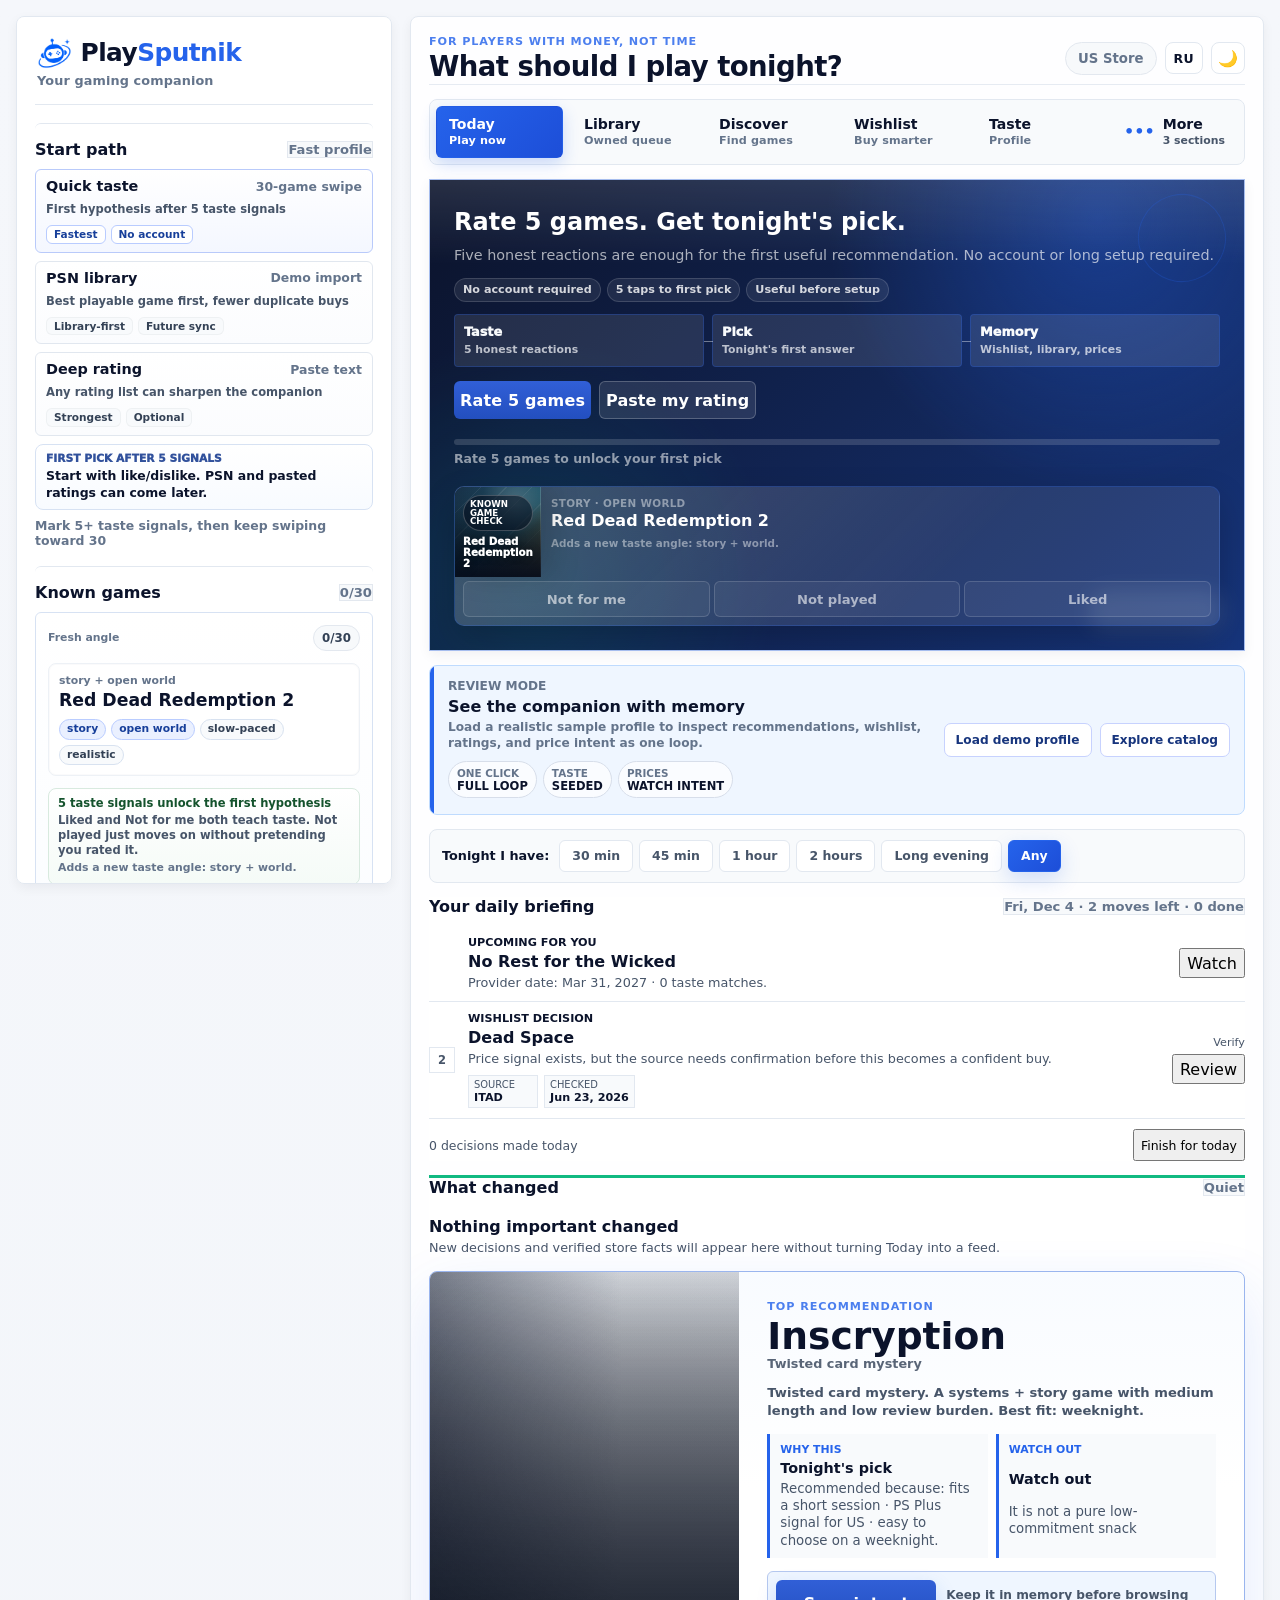
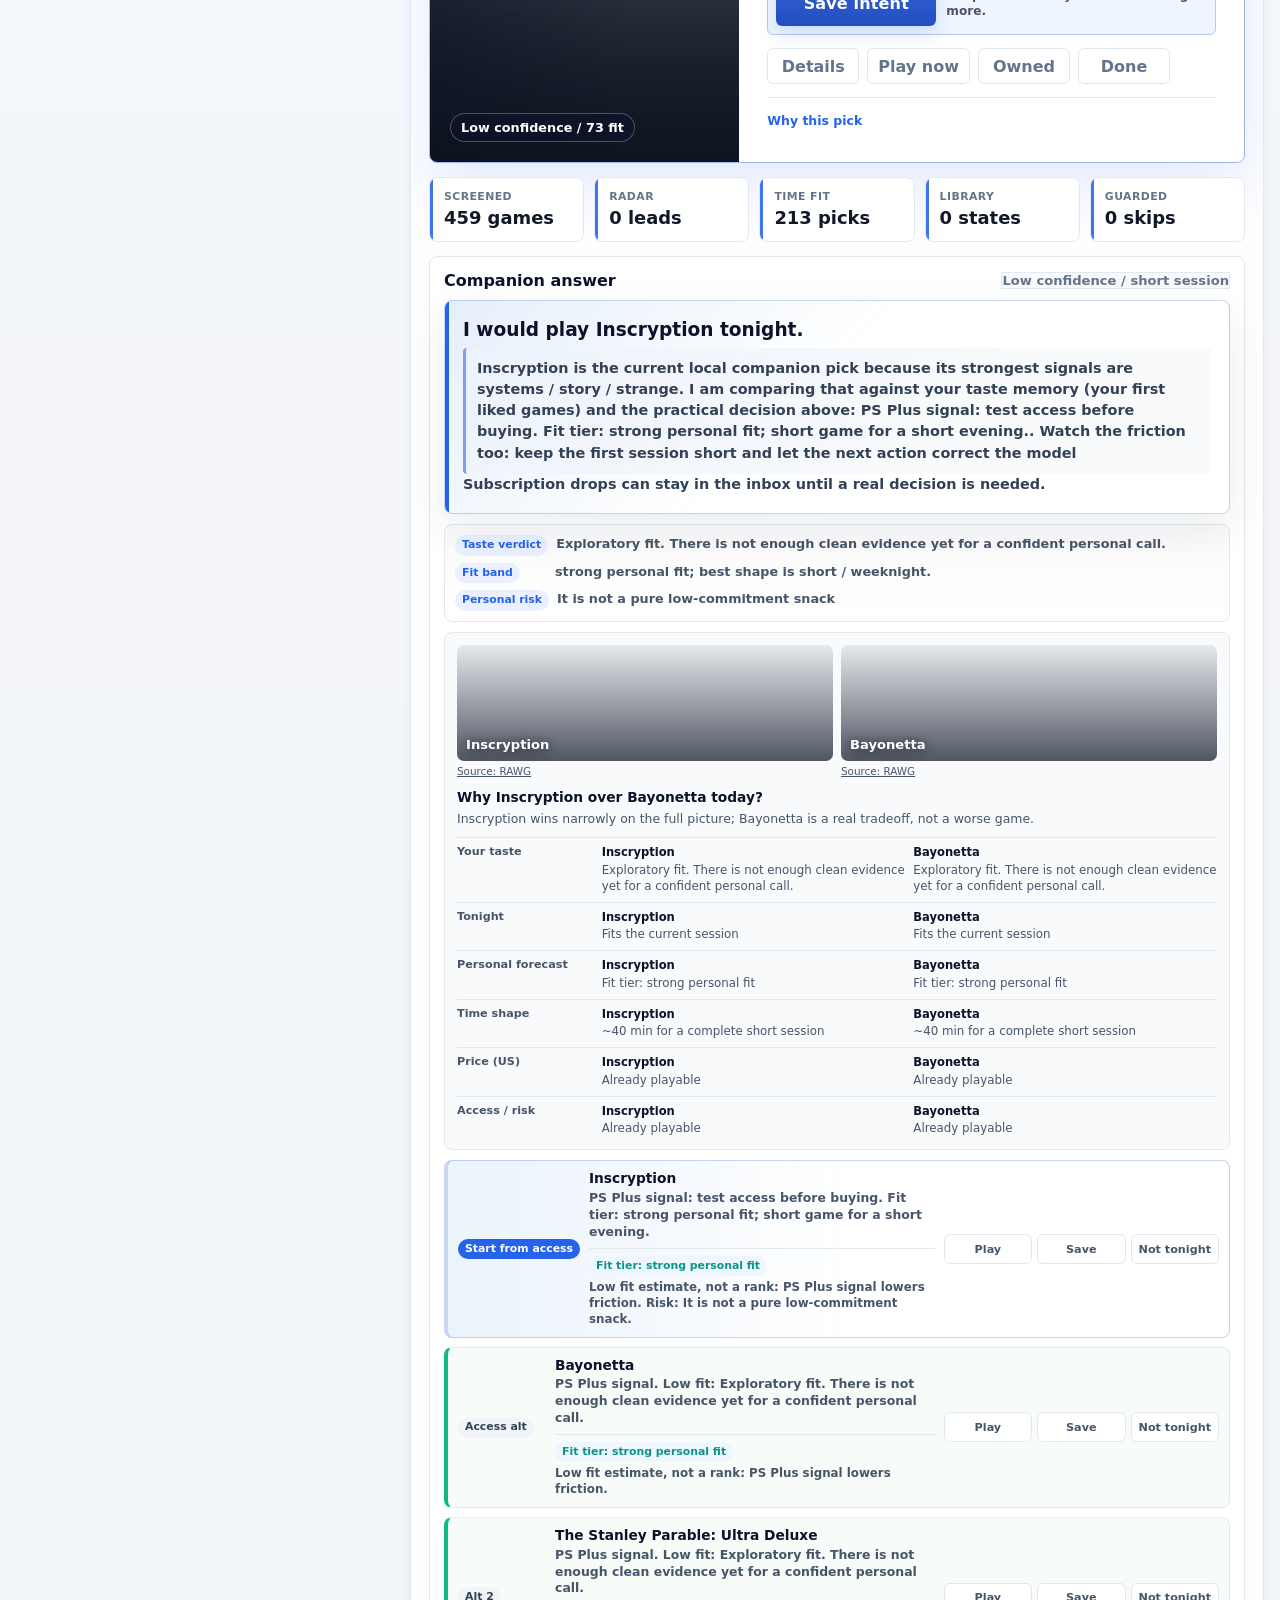
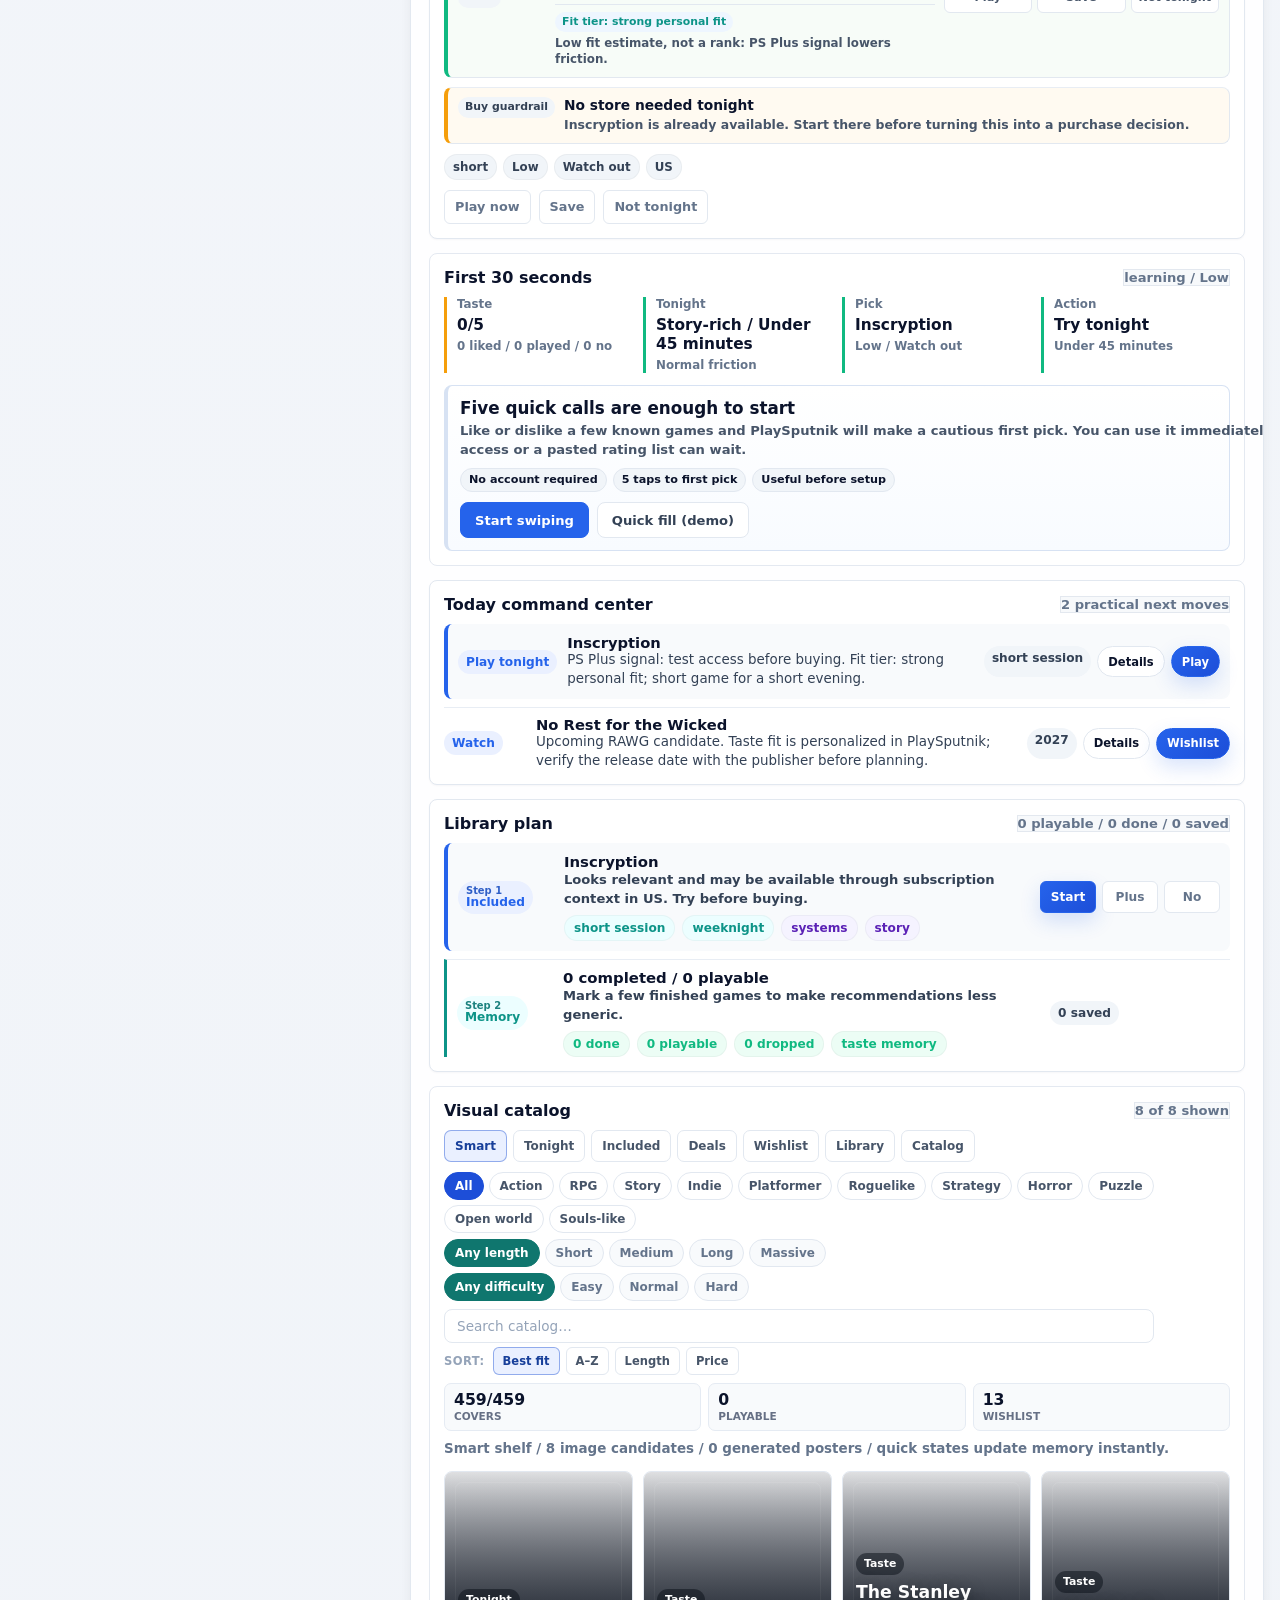
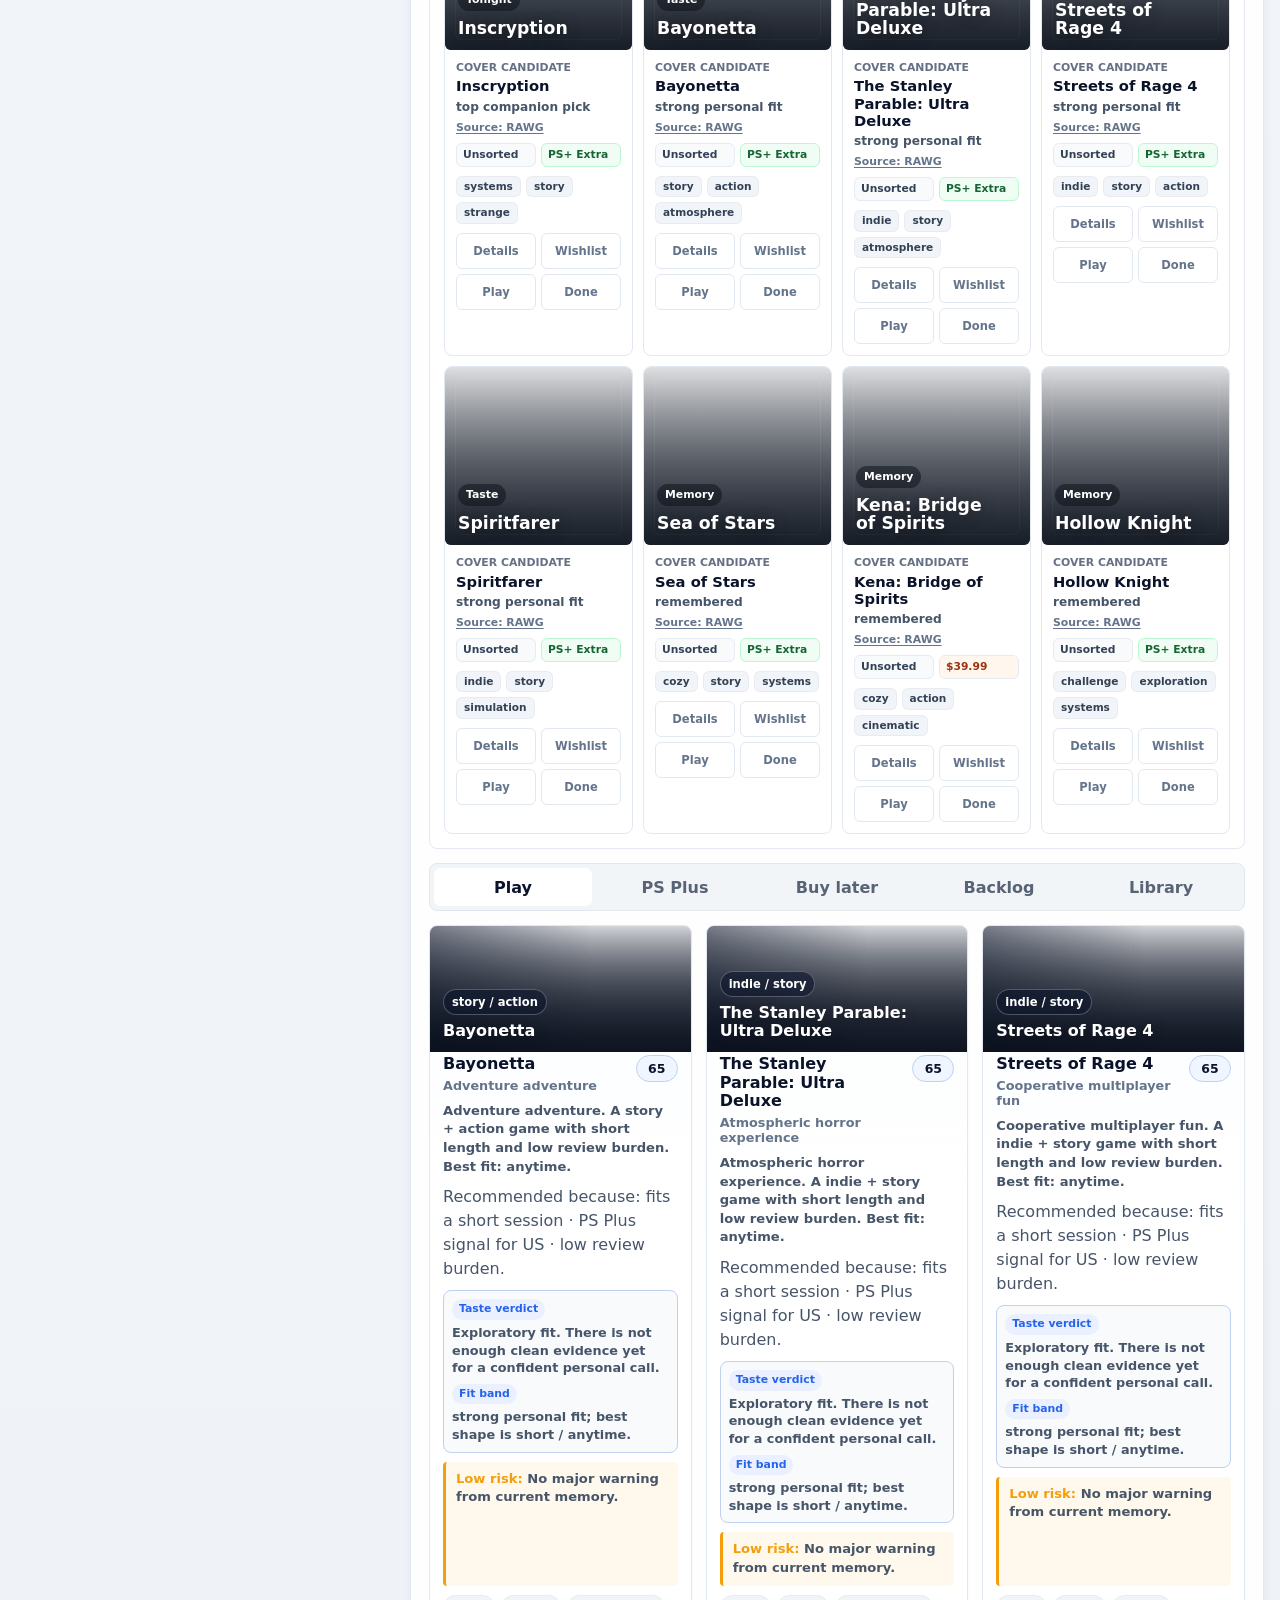
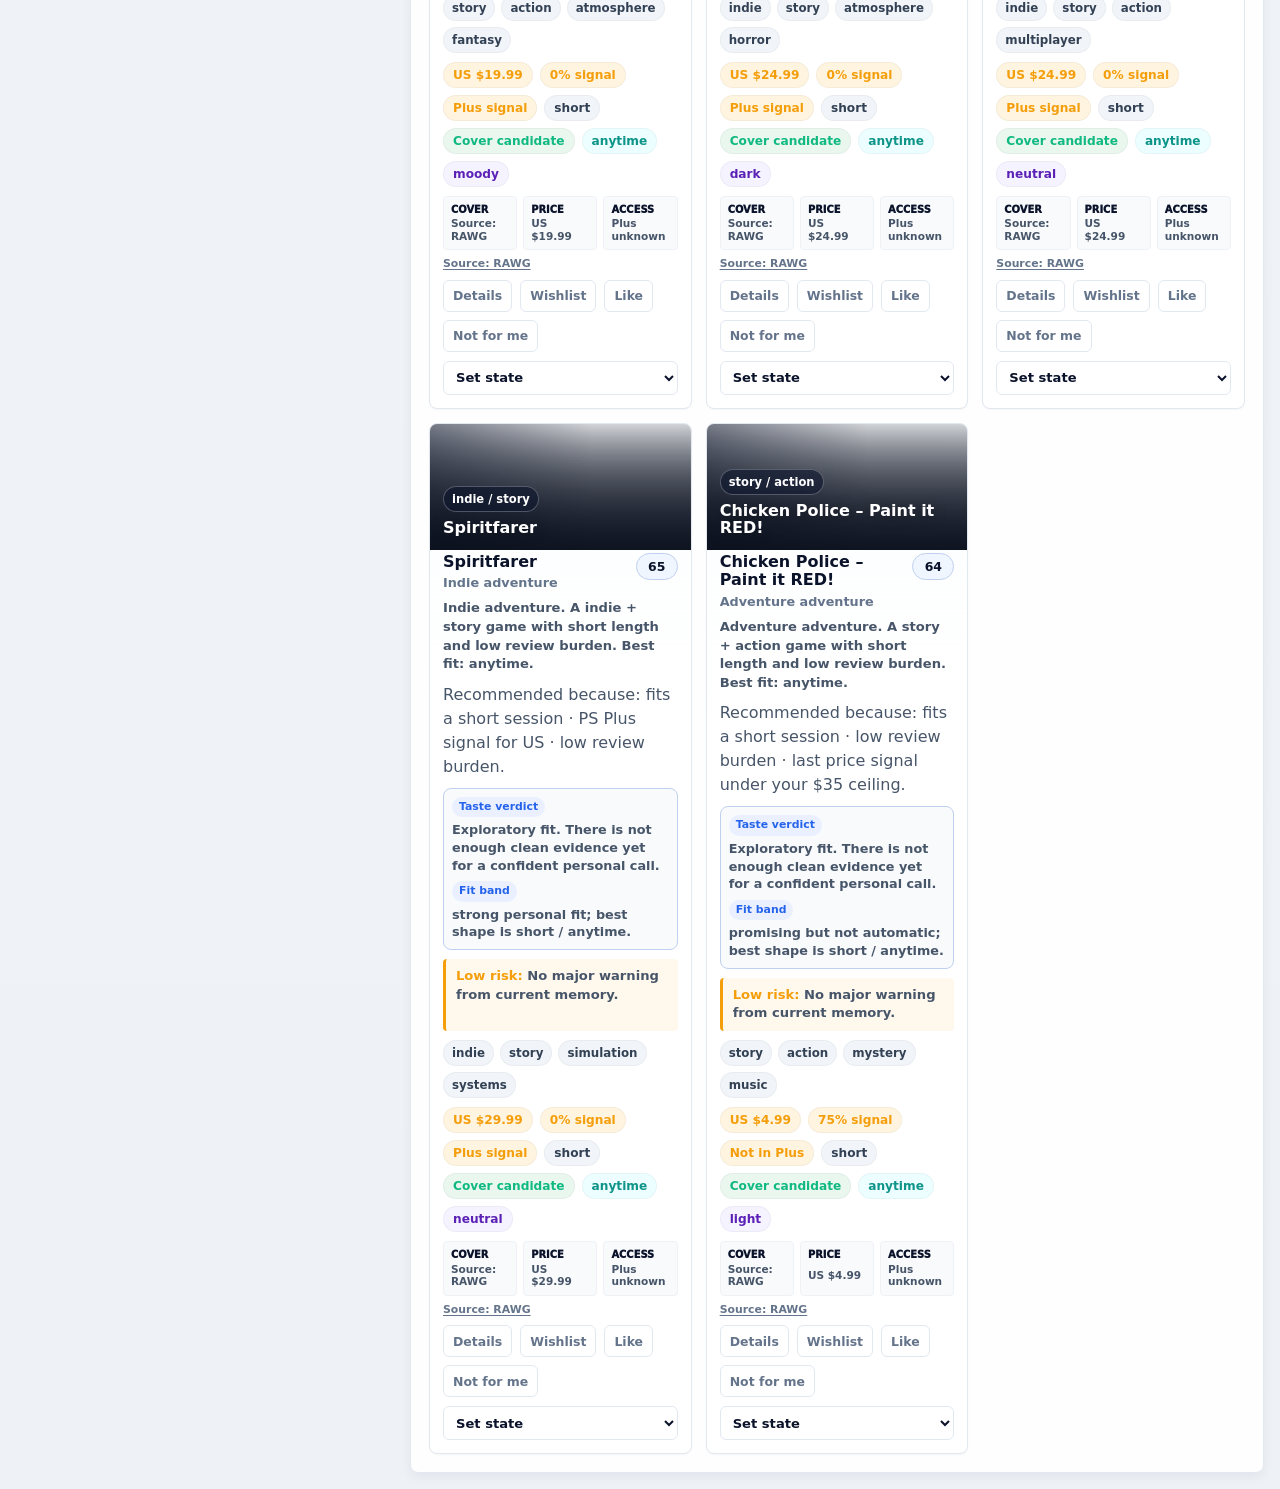
<file: index.html>
<!doctype html>
<html lang="en">
  <head>
    <meta charset="utf-8" />
    <meta name="viewport" content="width=device-width, initial-scale=1" />
    <title>PlaySputnik</title>
    <meta name="description" content="Your PS-first gaming companion — find what to play next." />
    <meta name="theme-color" content="#2563eb" />
    <meta name="apple-mobile-web-app-capable" content="yes" />
    <meta name="apple-mobile-web-app-status-bar-style" content="black-translucent" />
    <meta name="apple-mobile-web-app-title" content="PlaySputnik" />
    <link rel="manifest" href="manifest.json" />
    <link rel="icon" type="image/svg+xml" href="favicon.svg" />
    <link rel="apple-touch-icon" href="icons/icon-192.png" />
    <link rel="stylesheet" href="styles/foundation.css?v=v132" />
    <link rel="stylesheet" href="styles/components.css?v=v132" />
    <link rel="stylesheet" href="styles/polish.css?v=v132" />
    <link rel="stylesheet" href="styles/themes.css?v=v132" />
    <link rel="stylesheet" href="styles/brand.css?v=v132" />
    <script src="runtime-config.js"></script>
    <script>
      // Apply theme before first paint to avoid flash-of-light
      (function () {
        try {
          var stored = localStorage.getItem("playsputnik-theme");
          var theme = stored
            || (window.matchMedia && window.matchMedia("(prefers-color-scheme: dark)").matches ? "dark" : "light");
          if (theme === "dark") document.documentElement.setAttribute("data-theme", "dark");
        } catch (e) { /* localStorage blocked — default light */ }
      })();
    </script>
  </head>
  <body class="is-app-booting" aria-busy="true">
    <div class="app-boot-overlay" id="app-boot-overlay" role="status" aria-live="polite">
      <span class="app-boot-mark" aria-hidden="true"></span>
      <strong data-i18n="system.bootTitle">Preparing your companion</strong>
      <p id="app-boot-status" data-i18n="system.bootModules">Loading game intelligence…</p>
    </div>
    <a href="#decision-surface-main" class="skip-link" data-i18n="system.skip">Skip to recommendations</a>
    <main class="app-shell">
      <aside class="setup-panel" id="setup-panel" aria-label="Player setup" data-i18n-attr="aria-label:settings.setupAria">
        <div class="brand-row">
          <span class="brand-logo" role="img" aria-label="PlaySputnik">
            <img class="brand-mark-img" src="icons/brand/playsputnik-mark.png" alt="" aria-hidden="true" width="34" height="32" />
            <span class="bl-wordmark"><span class="bl-play">Play</span><span class="bl-sputnik">Sputnik</span></span>
          </span>
          <p class="brand-tagline" data-i18n="settings.brandTagline">Your gaming companion</p>
        </div>

        <section class="control-section entry-section" aria-labelledby="entry-title">
          <div class="section-heading">
            <h2 id="entry-title" data-i18n="settings.start.title">Start path</h2>
            <span id="entry-status" data-i18n="settings.start.status">30 sec value</span>
          </div>
          <div class="entry-grid">
            <button class="entry-option" data-entry-path="quick" type="button">
              <strong data-i18n="settings.start.quickTitle">Quick taste</strong>
              <span data-i18n="settings.start.quickSub">30-game swipe</span>
              <small data-i18n="settings.start.quickDetail">First hypothesis after 5 taste signals</small>
              <span class="entry-tags" aria-label="Quick taste strengths" data-i18n-attr="aria-label:settings.start.quickAria">
                <em data-i18n="settings.start.fastest">Fastest</em>
                <em data-i18n="settings.start.noAccount">No account</em>
              </span>
            </button>
            <button class="entry-option" data-entry-path="psn" type="button">
              <strong data-i18n="settings.start.psnTitle">PSN library</strong>
              <span data-i18n="settings.start.psnSub">Demo import</span>
              <small data-i18n="settings.start.psnDetail">Best playable game first, fewer duplicate buys</small>
              <span class="entry-tags" aria-label="PSN library strengths" data-i18n-attr="aria-label:settings.start.psnAria">
                <em data-i18n="settings.start.libraryFirst">Library-first</em>
                <em data-i18n="settings.start.futureSync">Future sync</em>
              </span>
            </button>
            <button class="entry-option" data-entry-path="deep" type="button">
              <strong data-i18n="settings.start.deepTitle">Deep rating</strong>
              <span data-i18n="settings.start.deepSub">Paste text</span>
              <small data-i18n="settings.start.deepDetail">Any rating list can sharpen the companion</small>
              <span class="entry-tags" aria-label="Deep rating strengths" data-i18n-attr="aria-label:settings.start.deepAria">
                <em data-i18n="settings.start.strongest">Strongest</em>
                <em data-i18n="settings.start.optional">Optional</em>
              </span>
            </button>
          </div>
          <div class="entry-route-proof" id="entry-route-proof"></div>
          <div class="entry-result" id="entry-result"></div>
        </section>

        <section class="control-section psn-import-section" id="psn-import-section" aria-labelledby="psn-import-title" style="display:none">
          <div class="section-heading">
            <h2 id="psn-import-title" data-i18n="settings.psn.title">PSN library import</h2>
            <span id="psn-import-status"></span>
          </div>
          <p class="panel-note" data-i18n="settings.psn.note">Paste your npsso cookie to import your PS5/PS4 library automatically.</p>
          <details class="psn-npsso-howto">
            <summary data-i18n="settings.psn.howTo">How to find your NPSSO token</summary>
            <ol>
              <li data-i18n="settings.psn.step1">Open my.playstation.com in a browser and sign in.</li>
              <li data-i18n="settings.psn.step2">Press F12 to open DevTools, then open the Application tab.</li>
              <li data-i18n="settings.psn.step3">Under Storage, then Cookies, find npsso.</li>
              <li data-i18n="settings.psn.step4">Copy the 64-character value and paste it below.</li>
            </ol>
            <p class="panel-note" data-i18n="settings.psn.privacy">The token is sent only to your local companion server (127.0.0.1), never to a third party.</p>
          </details>
          <label class="field">
            <span data-i18n="settings.psn.tokenLabel">NPSSO token</span>
            <input id="psn-npsso-input" type="password" placeholder="Paste 64-character token" data-i18n-attr="placeholder:settings.psn.tokenPlaceholder" autocomplete="off" spellcheck="false" />
          </label>
          <div class="action-row">
            <button class="secondary-action" id="psn-import-btn" type="button" data-i18n="settings.psn.import">Import from PSN</button>
            <button class="secondary-action" id="psn-import-cancel" type="button" data-i18n="settings.psn.cancel">Cancel</button>
          </div>
          <div id="psn-import-result"></div>
        </section>

        <section class="control-section" aria-labelledby="liked-title">
          <div class="section-heading">
            <h2 id="liked-title" data-i18n="settings.knownGames">Known games</h2>
            <span id="liked-count">0/30</span>
          </div>
          <div class="quick-swipe-deck" id="quick-swipe-deck"></div>
          <div class="profile-grid" id="liked-games"></div>
          <div class="taste-gate" id="taste-gate"></div>
        </section>

        <section class="control-section" id="taste-profile-section" aria-labelledby="taste-profile-title">
          <div class="section-heading">
            <h2 id="taste-profile-title" data-i18n="settings.tasteProfile">Taste profile</h2>
            <span id="taste-profile-badge"></span>
          </div>
          <div id="taste-profile-summary"></div>
        </section>

        <section class="control-section" id="taste-import-section" aria-labelledby="import-title">
          <div class="section-heading">
            <h2 id="import-title" data-i18n="settings.tasteImport.title">Taste import</h2>
            <span id="taste-summary" data-i18n="settings.tasteImport.summary">Manual profile</span>
          </div>
          <label class="field">
            <span data-i18n="settings.tasteImport.label">Paste ratings</span>
            <textarea id="rating-import" rows="5" placeholder="Hades - 5/5&#10;Elden Ring - 9/10&#10;Stray - 4/5" data-i18n-attr="placeholder:settings.tasteImport.placeholder"></textarea>
          </label>
          <div class="taste-import-preview" id="taste-import-preview" aria-live="polite"></div>
          <div class="taste-import-report" id="taste-import-report" aria-live="polite" hidden></div>
          <div class="action-row">
            <button class="secondary-action" id="sample-ratings" type="button" data-i18n="settings.tasteImport.sample">Use sample</button>
            <button class="secondary-action" id="demo-ratings" type="button" data-i18n="settings.tasteImport.demo">Demo 10 games</button>
            <button class="secondary-action" id="analyze-ratings" type="button" data-i18n="settings.tasteImport.analyze">Analyze with AI</button>
            <button class="primary-action" id="confirm-ai-import" type="button" data-i18n="settings.tasteImport.confirmDraft" hidden>Confirm draft</button>
            <button class="secondary-action" id="discard-ai-import" type="button" data-i18n="settings.tasteImport.discardDraft" hidden>Discard draft</button>
          </div>
          <div class="taste-atoms" id="taste-atoms"></div>
        </section>

        <section class="control-section" aria-labelledby="session-stats-title" id="session-stats-panel">
          <div class="section-heading">
            <h2 id="session-stats-title" data-i18n="settings.sessionStats.title">Session</h2>
            <span id="session-status"></span>
          </div>
          <div class="session-stats-grid" id="session-stats-grid">
            <div class="session-stat"><span data-i18n="settings.sessionStats.now">Now</span><strong id="session-current">—</strong></div>
            <div class="session-stat"><span data-i18n="settings.sessionStats.total">Total</span><strong id="session-total">—</strong></div>
            <div class="session-stat"><span data-i18n="settings.sessionStats.sessions">Sessions</span><strong id="session-count">—</strong></div>
            <div class="session-stat"><span data-i18n="settings.sessionStats.average">Avg</span><strong id="session-avg">—</strong></div>
          </div>
        </section>

        <details class="control-section advanced-section">
          <summary>
            <span id="notebook-title" data-i18n="settings.advanced.title">Advanced import</span>
            <span id="notebook-summary" data-i18n="settings.advanced.optional">Optional</span>
          </summary>
          <label class="field">
            <span data-i18n="settings.advanced.label">Power-user note</span>
            <textarea id="notebook-import" rows="6" placeholder="Wishlist, access, prices, completed, ranked, upcoming" data-i18n-attr="placeholder:settings.advanced.placeholder"></textarea>
          </label>
          <div class="action-row">
            <button class="secondary-action" id="parse-notebook" type="button" data-i18n="settings.advanced.parse">Parse note</button>
            <button class="secondary-action" id="clear-notebook" type="button" data-i18n="settings.advanced.clear">Clear note</button>
          </div>
          <div class="taste-atoms" id="notebook-pills"></div>
        </details>

        <section class="control-section" aria-labelledby="context-title">
          <h2 id="context-title" data-i18n="settings.context.title">Current context</h2>
          <label class="field">
            <span data-i18n="settings.context.mood">Mood</span>
            <select id="mood">
              <option value="story" data-i18n="settings.context.moodStory">Story-rich</option>
              <option value="adrenaline" data-i18n="settings.context.moodEnergy">High energy</option>
              <option value="cozy" data-i18n="settings.context.moodCozy">Relaxed</option>
              <option value="systems" data-i18n="settings.context.moodSystems">Systems and tactics</option>
            </select>
          </label>
          <label class="field">
            <span data-i18n="settings.context.session">Session</span>
            <select id="session">
              <option value="short" data-i18n="settings.context.sessionShort">Under 45 minutes</option>
              <option value="medium" data-i18n="settings.context.sessionMedium">1-2 hours</option>
              <option value="long" data-i18n="settings.context.sessionLong">Long evening</option>
            </select>
          </label>
          <label class="field">
            <span data-i18n="settings.context.difficulty">Difficulty</span>
            <select id="difficulty">
              <option value="normal" data-i18n="settings.context.difficultyNormal">Normal</option>
              <option value="low" data-i18n="settings.context.difficultyLow">Low friction</option>
              <option value="high" data-i18n="settings.context.difficultyHigh">Challenging</option>
            </select>
          </label>
        </section>

        <section class="control-section" aria-labelledby="market-title">
          <h2 id="market-title" data-i18n="settings.store.title">Store signals</h2>
          <div class="segmented" role="group" aria-label="Active PS Store region" data-i18n-attr="aria-label:settings.store.regionAria">
            <button class="segment is-active" data-region="US" type="button">US</button>
            <button class="segment" data-region="TR" type="button">TR</button>
            <button class="segment" data-region="UK" type="button">UK</button>
          </div>
          <label class="toggle-row">
            <input id="ps-plus" type="checkbox" checked />
            <span data-i18n="settings.store.usePlus">Use PS Plus Extra catalog</span>
          </label>
          <label class="field">
            <span data-i18n="settings.store.ceiling">Buy-later ceiling</span>
            <input id="budget" type="range" min="10" max="70" value="35" step="5" />
            <strong id="budget-label">$35</strong>
          </label>
        </section>

        <button class="primary-action" id="refresh" type="button">
          <span aria-hidden="true">R</span>
          <span data-i18n="settings.refresh">Refresh guidance</span>
        </button>
        <button class="secondary-action" id="reset-state" type="button" data-i18n="settings.reset">Reset profile</button>
      </aside>

      <section class="decision-surface" id="decision-surface-main" aria-live="polite" tabindex="-1">
        <header class="surface-header">
          <div>
            <p class="eyebrow" data-i18n="header.eyebrow">For players with money, not time</p>
            <h2 data-i18n="header.title">What should I play tonight?</h2>
          </div>
          <div class="surface-header-right">
            <div class="region-pill" id="active-region">US Store</div>
            <button class="lang-toggle" id="lang-toggle" type="button" aria-label="Language" data-i18n-attr="aria-label:common.language;title:common.language">EN</button>
            <button class="theme-toggle" id="theme-toggle" type="button" aria-pressed="false" title="Toggle dark mode" aria-label="Toggle dark mode" data-i18n-attr="title:common.themeToggle;aria-label:common.themeToggle">🌙</button>
            <button class="settings-toggle" id="settings-toggle" type="button" aria-expanded="false" aria-controls="setup-panel" title="Settings" aria-label="Settings" data-i18n-attr="title:common.settings;aria-label:common.settings">⚙</button>
          </div>
        </header>

        <nav class="app-view-nav" aria-label="Product areas" data-i18n-attr="aria-label:nav.ariaProductAreas">
          <button class="app-view-tab is-active" data-app-view="today" type="button">
            <strong data-i18n="nav.todayTitle">Today</strong>
            <span data-i18n="nav.todaySub">Play now</span>
          </button>
          <button class="app-view-tab" data-app-view="library" type="button">
            <strong data-i18n="nav.libraryTitle">Library</strong>
            <span data-i18n="nav.librarySub">Owned queue</span>
          </button>
          <button class="app-view-tab" data-app-view="discover" type="button">
            <strong data-i18n="nav.discoverTitle">Discover</strong>
            <span data-i18n="nav.discoverSub">Find games</span>
          </button>
          <button class="app-view-tab" data-app-view="wishlist" type="button">
            <strong data-i18n="nav.wishlistTitle">Wishlist</strong>
            <span data-i18n="nav.wishlistSub">Buy smarter</span>
          </button>
          <button class="app-view-tab" data-app-view="taste" type="button">
            <strong data-i18n="nav.tasteTitle">Taste</strong>
            <span data-i18n="nav.tasteSub">Profile</span>
          </button>
          <details class="app-view-more" id="app-view-more">
            <summary data-i18n-attr="aria-label:nav.moreAria">
              <b aria-hidden="true">•••</b>
              <strong data-i18n="nav.moreTitle">More</strong>
              <span data-i18n="nav.moreSub">3 sections</span>
            </summary>
            <div class="app-view-more-menu">
              <button class="app-view-tab app-view-tab--secondary" data-app-view="deals" type="button">
                <strong data-i18n="nav.dealsTitle">Deals</strong>
                <span data-i18n="nav.dealsSub">On sale</span>
              </button>
              <button class="app-view-tab app-view-tab--secondary" data-app-view="stats" type="button">
                <strong data-i18n="nav.statsTitle">Stats</strong>
                <span data-i18n="nav.statsSub">My library</span>
              </button>
              <button class="app-view-tab app-view-tab--secondary" data-app-view="data" type="button">
                <strong data-i18n="nav.dataTitle">Data</strong>
                <span data-i18n="nav.dataSub">Sources</span>
              </button>
            </div>
          </details>
        </nav>
        <p class="app-view-copy" id="app-view-status" data-i18n="views.today.summary">Tonight pick, first value proof, and the short plan.</p>

        <section class="onboarding-hero is-hidden" id="onboarding-hero" aria-label="Welcome" data-i18n-attr="aria-label:today.onboarding.aria" data-view-section="today">
          <div class="onboarding-hero-text">
            <h2 data-i18n="today.onboarding.title">Rate 5 games. Get tonight's pick.</h2>
            <p data-i18n="today.onboarding.detail">Five honest reactions are enough for the first useful recommendation. No account or long setup required.</p>
            <div class="onboarding-value-contract">
              <span data-i18n="narrative.firstRun.preChipNoAccount">No account required</span>
              <span data-i18n="narrative.firstRun.preChipThreeTaps">5 taps to first pick</span>
              <span data-i18n="narrative.firstRun.preChipUseNow">Useful before setup</span>
            </div>
            <div class="onboarding-value-path" aria-label="First value path" data-i18n-attr="aria-label:today.onboarding.pathAria">
              <span>
                <strong data-i18n="today.onboarding.pathTaste">Taste</strong>
                <small data-i18n="today.onboarding.pathTasteDetail">5 honest reactions</small>
              </span>
              <span>
                <strong data-i18n="today.onboarding.pathPick">Pick</strong>
                <small data-i18n="today.onboarding.pathPickDetail">Tonight's first answer</small>
              </span>
              <span>
                <strong data-i18n="today.onboarding.pathMemory">Memory</strong>
                <small data-i18n="today.onboarding.pathMemoryDetail">Wishlist, library, prices</small>
              </span>
            </div>
            <div class="onboarding-entry-actions" aria-label="Choose how PlaySputnik learns your taste" data-i18n-attr="aria-label:today.onboarding.actionsAria">
              <button class="primary-action" data-onboarding-shortcut="swipe" type="button" data-i18n="today.onboarding.actionSwipe">Rate 5 games</button>
              <button class="secondary-action" data-onboarding-shortcut="ratings" type="button" data-i18n="today.onboarding.actionImport">Paste my rating</button>
            </div>
          </div>
          <div class="onboarding-progress" id="onboarding-progress">
            <div class="onboarding-progress-bar">
              <div class="onboarding-progress-fill" id="onboarding-progress-fill" style="width:0%"></div>
            </div>
            <span id="onboarding-progress-label">0 of 5 signals</span>
          </div>
          <div class="onboarding-featured" id="onboarding-featured"></div>
        </section>

        <section class="value-strip" aria-label="Decision metrics" data-view-section="today library discover wishlist taste">
          <div>
            <span data-i18n="today.metrics.screenedLabel">Screened</span>
            <strong id="screened-count">0 games</strong>
          </div>
          <div>
            <span data-i18n="today.metrics.radarLabel">Radar</span>
            <strong id="best-deal">0% off</strong>
          </div>
          <div>
            <span data-i18n="today.metrics.timeFitLabel">Time fit</span>
            <strong id="time-fit">0 picks</strong>
          </div>
          <div>
            <span data-i18n="today.metrics.libraryLabel">Library</span>
            <strong id="library-count">0 states</strong>
          </div>
          <div>
            <span data-i18n="today.metrics.guardedLabel">Guarded</span>
            <strong id="guarded-count">0 skips</strong>
          </div>
        </section>

        <section class="demo-continuity-panel" id="demo-continuity-panel" aria-label="Demo path and continuity" data-view-section="today discover">
          <div class="demo-continuity-copy">
            <span id="demo-continuity-kicker">Review mode</span>
            <strong id="demo-continuity-title">See the companion with memory</strong>
            <p id="demo-continuity-detail">Load a realistic sample profile to inspect recommendations, wishlist, ratings, and price intent as one loop.</p>
            <div class="demo-continuity-metrics" id="demo-continuity-metrics"></div>
          </div>
          <div class="demo-continuity-actions" id="demo-continuity-actions"></div>
        </section>

        <section class="tonight-time" aria-label="Time available tonight" data-view-section="today">
          <span class="tonight-time-label" data-i18n="today.time.label">Tonight I have:</span>
          <div class="tonight-time-chips" role="group" aria-label="Pick your available time" data-i18n-attr="aria-label:today.time.aria">
            <button class="time-chip" data-session-minutes="30" type="button" data-i18n="today.time.min30">30 min</button>
            <button class="time-chip" data-session-minutes="45" type="button" data-i18n="today.time.min45">45 min</button>
            <button class="time-chip" data-session-minutes="60" type="button" data-i18n="today.time.hour1">1 hour</button>
            <button class="time-chip" data-session-minutes="120" type="button" data-i18n="today.time.hour2">2 hours</button>
            <button class="time-chip" data-session-minutes="180" type="button" data-i18n="today.time.longEvening">Long evening</button>
            <button class="time-chip is-active" data-session-minutes="0" type="button" data-i18n="today.time.any">Any</button>
          </div>
          <span class="tonight-time-hint" id="tonight-time-hint"></span>
        </section>

        <section class="taste-understood-panel" id="taste-understood-panel" aria-labelledby="taste-understood-title" data-view-section="today taste" hidden>
          <div class="section-heading">
            <h2 id="taste-understood-title" data-i18n="today.tasteUnderstood.title">We understand your taste now</h2>
            <span id="taste-understood-status">Learning</span>
          </div>
          <div class="taste-understood-body" id="taste-understood-body"></div>
        </section>

        <section class="daily-briefing-panel" id="daily-briefing-panel" aria-labelledby="daily-briefing-title" data-view-section="today">
          <div class="section-heading">
            <h2 id="daily-briefing-title" data-i18n="today.briefing.title">Your daily briefing</h2>
            <span id="daily-briefing-status"></span>
          </div>
          <div id="daily-briefing-body"></div>
          <div class="daily-briefing-footer" id="daily-briefing-footer"></div>
        </section>

        <section class="recent-changes-panel" id="recent-changes-panel" aria-labelledby="recent-changes-title" data-view-section="today">
          <div class="section-heading">
            <h2 id="recent-changes-title" data-i18n="today.changes.title">What changed</h2>
            <span id="recent-changes-status"></span>
          </div>
          <div class="recent-changes-list" id="recent-changes-list"></div>
        </section>

        <section class="continuity-panel" id="continuity-panel" aria-labelledby="continuity-title" data-view-section="today" hidden>
          <div class="section-heading">
            <h2 id="continuity-title" data-i18n="today.continuity.title">Continue your game</h2>
            <span id="continuity-status"></span>
          </div>
          <div id="continuity-body"></div>
        </section>

        <section class="top-pick" id="top-pick" aria-label="Top recommendation" data-view-section="today"></section>

        <section class="first-run-panel" aria-labelledby="first-run-title" data-view-section="today taste">
          <div class="section-heading">
            <h2 id="first-run-title" data-i18n="narrative.firstRun.panelTitle">First 30 seconds</h2>
            <span id="first-run-status" data-i18n="narrative.firstRun.loading">Loading</span>
          </div>
          <div class="first-run-grid" id="first-run-grid"></div>
          <div class="first-run-bridge" id="first-run-bridge"></div>
        </section>

        <section class="answer-panel" aria-labelledby="answer-title" data-view-section="today">
          <div class="section-heading">
            <h2 id="answer-title" data-i18n="today.answerTitle">Companion answer</h2>
            <span id="answer-status">Loading</span>
          </div>
          <div id="answer-copy"></div>
        </section>

        <section class="amnesty-panel is-empty" id="amnesty-panel" aria-labelledby="amnesty-title" data-view-section="today" hidden>
          <div class="section-heading">
            <h2 id="amnesty-title" data-i18n="today.amnesty.title">Backlog amnesty</h2>
            <span id="amnesty-status" data-i18n="today.amnesty.quiet">Quiet</span>
          </div>
          <div id="amnesty-card"></div>
        </section>

        <section class="receipt-panel" aria-labelledby="receipt-title" data-view-section="taste">
          <div class="section-heading">
            <h2 id="receipt-title" data-i18n="taste.proofTitle">30-sec proof</h2>
            <span id="receipt-summary" data-i18n="taste.loading">Loading</span>
          </div>
          <div class="ai-import-outcome is-hidden" id="ai-import-outcome" aria-live="polite"></div>
          <div class="receipt-grid" id="receipt-grid"></div>
        </section>

        <section class="plan-panel" aria-labelledby="plan-title" data-view-section="today">
          <div class="section-heading">
            <h2 id="plan-title" data-i18n="today.planTitle">Companion plan</h2>
            <span id="plan-summary">Loading</span>
          </div>
          <div id="plan-list"></div>
        </section>

        <section class="library-plan-panel" aria-labelledby="library-plan-title" data-view-section="today library">
          <div class="section-heading">
            <h2 id="library-plan-title" data-i18n="library.planTitle">Library plan</h2>
            <span id="library-plan-summary" data-i18n="library.loading">Loading</span>
          </div>
          <div id="library-plan-list"></div>
        </section>

        <section class="memory-panel" aria-labelledby="memory-title" data-view-section="library taste">
          <div class="section-heading">
            <h2 id="memory-title" data-i18n="library.tasteMemoryTitle">Taste memory</h2>
            <span id="memory-status" data-i18n="library.learning">Learning</span>
          </div>
          <div id="memory-grid"></div>
        </section>

        <section class="taste-profile-panel" id="taste-profile-panel" aria-labelledby="taste-profile-screen-title" data-view-section="taste">
          <div class="section-heading">
            <h2 id="taste-profile-screen-title" data-i18n="taste.profileTitle">Taste profile</h2>
            <span id="taste-profile-screen-status" data-i18n="taste.profileWaiting">Learning</span>
          </div>
          <div id="taste-profile-screen"></div>
        </section>

        <section class="learning-panel" aria-labelledby="learning-title" data-view-section="taste">
          <div class="section-heading">
            <h2 id="learning-title" data-i18n="taste.learningTitle">Recently learned</h2>
            <span id="learning-status" data-i18n="taste.learningWaiting">Waiting</span>
          </div>
          <div id="learning-list"></div>
        </section>

        <section class="rating-queue-panel" aria-labelledby="rating-queue-title" data-view-section="taste">
          <div class="section-heading">
            <h2 id="rating-queue-title" data-i18n="taste.ratingQueueTitle">Rate later</h2>
            <span id="rating-queue-status"></span>
          </div>
          <p class="panel-note" data-i18n="taste.ratingQueueNote">A separate queue for games you know but do not want to rate right now.</p>
          <div id="rating-queue-list"></div>
        </section>

        <section class="taste-share-panel" aria-labelledby="taste-share-title" data-view-section="taste" id="taste-share-panel">
          <div class="section-heading">
            <h2 id="taste-share-title" data-i18n="taste.shareTitle">Share taste</h2>
            <span id="taste-share-status"></span>
          </div>
          <p class="panel-note" data-i18n="taste.shareNote">Generate a link that encodes your atom weights and top reactions — a friend can import it to see what you'd both enjoy.</p>
          <div class="taste-share-actions">
            <button class="secondary-action" id="taste-share-btn" type="button" data-i18n="taste.shareGenerate">Generate share link</button>
            <button class="secondary-action" id="taste-share-copy" type="button" style="display:none" data-i18n="taste.shareCopy">Copy link</button>
          </div>
          <p class="taste-share-summary" id="taste-share-summary" style="display:none"></p>
          <div class="taste-share-url" id="taste-share-url" style="display:none"></div>
        </section>

        <section class="taste-import-banner" id="taste-import-banner" style="display:none" aria-live="polite">
          <div class="taste-import-banner-body">
            <strong id="taste-import-banner-title" data-i18n="taste.importTitle">Someone shared their taste with you</strong>
            <span id="taste-import-banner-desc"></span>
            <div class="taste-import-banner-actions">
              <button class="primary-action" id="taste-import-confirm" type="button" data-i18n="taste.importConfirm">Merge into my profile</button>
              <button class="secondary-action" id="taste-import-dismiss" type="button" data-i18n="taste.importDismiss">Dismiss</button>
            </div>
          </div>
        </section>

        <section class="my-games-panel" aria-labelledby="my-games-title" data-view-section="library taste">
          <div class="section-heading">
            <h2 id="my-games-title" data-i18n="library.myGamesTitle">My games</h2>
            <span id="my-games-summary" data-i18n="library.loading">Loading</span>
          </div>
          <div class="library-dashboard" id="my-games-dashboard"></div>
          <div class="library-command" id="my-games-command" aria-live="polite"></div>
          <div class="queue-toolbar" aria-label="Library queue filters" data-i18n-attr="aria-label:library.filtersAria">
            <div class="queue-filter-tabs">
              <button class="queue-filter is-active" data-library-filter="all" type="button" data-i18n="library.filterAll">All</button>
              <button class="queue-filter" data-library-filter="active" type="button" data-i18n="library.filterActive">Active</button>
              <button class="queue-filter" data-library-filter="access" type="button" data-i18n="library.filterAccess">Access</button>
              <button class="queue-filter" data-library-filter="wishlist" type="button" data-i18n="library.filterWishlist">Wishlist</button>
              <button class="queue-filter" data-library-filter="finished" type="button" data-i18n="library.filterFinished">Done</button>
            </div>
            <span id="my-games-filter-summary" data-i18n="library.filterAllSummary">All queue</span>
          </div>
          <div id="my-games-list"></div>
        </section>

        <section class="game-search-panel" aria-labelledby="game-search-title" data-view-section="discover wishlist">
          <div class="section-heading">
            <h2 id="game-search-title" data-i18n="discover.searchTitle">Game search</h2>
            <span id="game-search-status" data-i18n="discover.searchLocal">Local</span>
          </div>
          <div class="game-search-controls">
            <input id="game-search-input" type="search" placeholder="Search a game" autocomplete="off" aria-label="Search games" data-i18n-attr="placeholder:discover.searchPlaceholder;aria-label:discover.searchAria" />
            <button class="secondary-action" id="game-search-submit" type="button" data-i18n="discover.searchButton">Search</button>
          </div>
          <div class="game-search-suggestions" aria-label="Quick game searches" data-i18n-attr="aria-label:discover.searchSuggestionsAria">
            <span data-i18n="discover.searchSuggestionsLabel">Try</span>
            <button data-search-suggestion="Stray" type="button">Stray</button>
            <button data-search-suggestion="Baldur's Gate 3" type="button">Baldur's Gate 3</button>
            <button data-search-suggestion="Ghost of Yōtei" type="button">Ghost of Yōtei</button>
            <button data-search-suggestion="007 First Light" type="button">007 First Light</button>
          </div>
          <p class="panel-note" id="game-search-source" data-i18n="discover.searchSourceInitial">Seed, backbone, external index</p>
          <div class="game-search-trust" id="game-search-trust" aria-label="Search source coverage" data-i18n-attr="aria-label:discover.searchTrustAria"></div>
          <div id="game-search-list"></div>
        </section>

        <section class="game-comparison-panel" aria-labelledby="game-comparison-title" data-view-section="discover">
          <div class="section-heading">
            <h2 id="game-comparison-title" data-i18n="discover.compareTitle">Compare two games</h2>
            <span id="game-comparison-status"></span>
          </div>
          <p class="panel-note" data-i18n="discover.compareNote">Choose any two catalog games. The companion will compare taste, tonight fit, access, and risk.</p>
          <div class="game-comparison-controls">
            <input id="comparison-first" type="search" list="comparison-games" autocomplete="off" data-i18n-attr="placeholder:discover.compareFirst;aria-label:discover.compareFirst" placeholder="First game" aria-label="First game" />
            <button id="comparison-swap" class="icon-button" type="button" data-i18n-attr="title:discover.compareSwap;aria-label:discover.compareSwap" title="Swap games" aria-label="Swap games">⇄</button>
            <input id="comparison-second" type="search" list="comparison-games" autocomplete="off" data-i18n-attr="placeholder:discover.compareSecond;aria-label:discover.compareSecond" placeholder="Second game" aria-label="Second game" />
            <button id="comparison-run" class="secondary-action" type="button" data-i18n="discover.compareAction">Compare</button>
          </div>
          <datalist id="comparison-games"></datalist>
          <div id="game-comparison-result"></div>
        </section>

        <section class="visual-catalog-panel" aria-labelledby="visual-catalog-title" data-view-section="today library discover wishlist">
          <div class="section-heading">
            <h2 id="visual-catalog-title" data-i18n="discover.visualTitle">Visual catalog</h2>
            <span id="visual-catalog-status" data-i18n="discover.loading">Loading</span>
          </div>
          <div class="visual-catalog-toolbar" role="tablist" aria-label="Visual catalog shelves" data-i18n-attr="aria-label:discover.shelvesAria">
            <button class="visual-shelf is-active" data-visual-shelf="smart" type="button" data-i18n="discover.shelfSmart">Smart</button>
            <button class="visual-shelf" data-visual-shelf="tonight" type="button" data-i18n="discover.shelfTonight">Tonight</button>
            <button class="visual-shelf" data-visual-shelf="included" type="button" data-i18n="discover.shelfIncluded">Included</button>
            <button class="visual-shelf" data-visual-shelf="deals" type="button" data-i18n="discover.shelfDeals">Deals</button>
            <button class="visual-shelf" data-visual-shelf="wishlist" type="button" data-i18n="discover.shelfWishlist">Wishlist</button>
            <button class="visual-shelf" data-visual-shelf="library" type="button" data-i18n="discover.shelfLibrary">Library</button>
            <button class="visual-shelf" data-visual-shelf="catalog" type="button" data-i18n="discover.shelfCatalog">Catalog</button>
          </div>
          <div class="visual-catalog-filters" id="visual-catalog-filters">
            <div class="catalog-filter-group" data-filter-group="atom">
              <button class="catalog-filter-chip is-active" data-catalog-filter-atom="" type="button" data-i18n="discover.filterAll">All</button>
              <button class="catalog-filter-chip" data-catalog-filter-atom="action" type="button" data-i18n="discover.filterAction">Action</button>
              <button class="catalog-filter-chip" data-catalog-filter-atom="rpg" type="button" data-i18n="discover.filterRpg">RPG</button>
              <button class="catalog-filter-chip" data-catalog-filter-atom="story" type="button" data-i18n="discover.filterStory">Story</button>
              <button class="catalog-filter-chip" data-catalog-filter-atom="indie" type="button" data-i18n="discover.filterIndie">Indie</button>
              <button class="catalog-filter-chip" data-catalog-filter-atom="platformer" type="button" data-i18n="discover.filterPlatformer">Platformer</button>
              <button class="catalog-filter-chip" data-catalog-filter-atom="roguelike" type="button" data-i18n="discover.filterRoguelike">Roguelike</button>
              <button class="catalog-filter-chip" data-catalog-filter-atom="strategy" type="button" data-i18n="discover.filterStrategy">Strategy</button>
              <button class="catalog-filter-chip" data-catalog-filter-atom="horror" type="button" data-i18n="discover.filterHorror">Horror</button>
              <button class="catalog-filter-chip" data-catalog-filter-atom="puzzle" type="button" data-i18n="discover.filterPuzzle">Puzzle</button>
              <button class="catalog-filter-chip" data-catalog-filter-atom="open-world" type="button" data-i18n="discover.filterOpenWorld">Open world</button>
              <button class="catalog-filter-chip" data-catalog-filter-atom="souls-like" type="button" data-i18n="discover.filterSouls">Souls-like</button>
            </div>
            <div class="catalog-filter-group" data-filter-group="length">
              <button class="catalog-filter-chip catalog-filter-chip--meta is-active" data-catalog-filter-length="" type="button" data-i18n="discover.lengthAny">Any length</button>
              <button class="catalog-filter-chip catalog-filter-chip--meta" data-catalog-filter-length="short" type="button" data-i18n="discover.lengthShort">Short</button>
              <button class="catalog-filter-chip catalog-filter-chip--meta" data-catalog-filter-length="medium" type="button" data-i18n="discover.lengthMedium">Medium</button>
              <button class="catalog-filter-chip catalog-filter-chip--meta" data-catalog-filter-length="long" type="button" data-i18n="discover.lengthLong">Long</button>
              <button class="catalog-filter-chip catalog-filter-chip--meta" data-catalog-filter-length="massive" type="button" data-i18n="discover.lengthMassive">Massive</button>
            </div>
            <div class="catalog-filter-group" data-filter-group="difficulty">
              <button class="catalog-filter-chip catalog-filter-chip--meta is-active" data-catalog-filter-difficulty="" type="button" data-i18n="discover.difficultyAny">Any difficulty</button>
              <button class="catalog-filter-chip catalog-filter-chip--meta" data-catalog-filter-difficulty="easy" type="button" data-i18n="discover.difficultyEasy">Easy</button>
              <button class="catalog-filter-chip catalog-filter-chip--meta" data-catalog-filter-difficulty="normal" type="button" data-i18n="discover.difficultyNormal">Normal</button>
              <button class="catalog-filter-chip catalog-filter-chip--meta" data-catalog-filter-difficulty="hard" type="button" data-i18n="discover.difficultyHard">Hard</button>
            </div>
          </div>

          <div class="visual-catalog-search">
            <input
              type="search"
              id="catalog-search-input"
              placeholder="Search catalog…"
              autocomplete="off"
              aria-label="Search games in catalog"
              data-i18n-attr="placeholder:discover.catalogSearchPlaceholder;aria-label:discover.catalogSearchAria"
            />
            <span id="catalog-search-count"></span>
          </div>
          <div class="visual-catalog-sort" id="visual-catalog-sort" role="group" aria-label="Sort catalog" data-i18n-attr="aria-label:discover.catalogSortAria">
            <span class="sort-label" data-i18n="discover.sortLabel">Sort:</span>
            <button class="sort-btn is-active" data-catalog-sort="score" type="button" data-i18n="discover.sortBest">Best fit</button>
            <button class="sort-btn" data-catalog-sort="alpha" type="button" data-i18n="discover.sortAlpha">A–Z</button>
            <button class="sort-btn" data-catalog-sort="length" type="button" data-i18n="discover.sortLength">Length</button>
            <button class="sort-btn" data-catalog-sort="price" type="button" data-i18n="discover.sortPrice">Price</button>
          </div>
          <div class="visual-catalog-metrics" id="visual-catalog-metrics"></div>
          <p class="panel-note" id="visual-catalog-summary"></p>
          <div id="visual-catalog-list"></div>
          <div id="visual-catalog-load-more"></div>
        </section>

        <nav class="tabs" aria-label="Recommendation groups" data-view-section="today library discover wishlist" data-i18n-attr="aria-label:discover.tabsAria">
          <button class="tab is-active" data-cluster="play" type="button" data-i18n="discover.tabPlay">Play</button>
          <button class="tab" data-cluster="plus" type="button" data-i18n="discover.tabPlus">PS Plus</button>
          <button class="tab" data-cluster="buy" type="button" data-i18n="discover.tabBuy">Buy later</button>
          <button class="tab" data-cluster="backlog" type="button" data-i18n="discover.tabBacklog">Backlog</button>
          <button class="tab" data-cluster="library" type="button" data-i18n="discover.tabLibrary">Library</button>
        </nav>

        <section class="cluster-grid" id="cluster-grid" data-view-section="today library discover wishlist"></section>

        <section class="library-panel" aria-labelledby="library-title" data-view-section="library">
          <div class="section-heading">
            <h2 id="library-title" data-i18n="library.backlogTitle">Library / Backlog</h2>
            <span id="library-summary">0 states</span>
          </div>
          <div class="library-grid" id="library-grid"></div>
        </section>

        <section class="radar-panel" aria-labelledby="radar-title" data-view-section="discover taste">
          <div class="section-heading">
            <h2 id="radar-title" data-i18n="discover.radarTitle">Taste radar</h2>
            <span id="radar-status" data-i18n="discover.loading">Loading</span>
          </div>
          <div id="radar-list"></div>
        </section>

        <section class="price-watch" aria-labelledby="price-watch-title" data-view-section="wishlist">
          <div class="section-heading">
            <h2 id="price-watch-title" data-i18n="wishlist.title">Buy-later watch</h2>
            <span id="price-watch-region">US</span>
          </div>
          <div class="wishlist-dashboard" id="wishlist-dashboard"></div>
          <div class="queue-toolbar" aria-label="Wishlist queue filters" data-i18n-attr="aria-label:wishlist.filtersAria">
            <div class="queue-filter-tabs">
              <button class="queue-filter is-active" data-wishlist-filter="all" type="button" data-i18n="wishlist.filterAll">All</button>
              <button class="queue-filter" data-wishlist-filter="buy" type="button" data-i18n="wishlist.filterBuy">Buy</button>
              <button class="queue-filter" data-wishlist-filter="wait" type="button" data-i18n="wishlist.filterWait">Wait</button>
              <button class="queue-filter" data-wishlist-filter="verify" type="button" data-i18n="wishlist.filterVerify">Verify</button>
              <button class="queue-filter" data-wishlist-filter="missing" type="button" data-i18n="wishlist.filterMissing">Missing</button>
            </div>
            <span id="wishlist-filter-summary" data-i18n="wishlist.filterAllSummary">All watched games</span>
          </div>
          <div class="wishlist-sort-row" role="group" aria-label="Sort wishlist" data-i18n-attr="aria-label:wishlist.sortAria">
            <span class="sort-label" data-i18n="wishlist.sortLabel">Sort:</span>
            <button class="sort-btn is-active" data-wishlist-sort="score" type="button" data-i18n="wishlist.sortBest">Best fit</button>
            <button class="sort-btn" data-wishlist-sort="price" type="button" data-i18n="wishlist.sortPrice">Price ↑</button>
            <button class="sort-btn" data-wishlist-sort="discount" type="button" data-i18n="wishlist.sortDiscount">Discount ↓</button>
            <button class="sort-btn" data-wishlist-sort="alpha" type="button" data-i18n="wishlist.sortAlpha">A–Z</button>
          </div>
          <div id="price-watch-list"></div>
        </section>

        <section class="buy-decision-panel" aria-labelledby="buy-decision-title" data-view-section="wishlist">
          <div class="section-heading">
            <h2 id="buy-decision-title" data-i18n="wishlist.decisionTitle">Buy decision</h2>
            <span id="buy-decision-status" data-i18n="wishlist.loading">Loading</span>
          </div>
          <div id="buy-decision-list"></div>
        </section>

        <section class="drop-panel" aria-labelledby="drop-title" data-view-section="discover">
          <div class="section-heading">
            <h2 id="drop-title" data-i18n="discover.dropTitle">Drop inbox</h2>
            <span id="drop-status" data-i18n="discover.loading">Loading</span>
          </div>
          <div class="drop-calendar" id="drop-calendar"></div>
          <div id="drop-list"></div>
        </section>

        <section class="deals-panel" aria-labelledby="deals-title" data-view-section="deals" id="deals-panel">
          <div class="section-heading">
            <h2 id="deals-title" data-i18n="deals.title">On sale now</h2>
            <span id="deals-status" data-i18n="deals.loading">Loading</span>
          </div>
          <div class="deals-filters" id="deals-filters">
            <button class="deals-filter-btn is-active" data-deals-filter="all" type="button" data-i18n="deals.filterAll">All deals</button>
            <button class="deals-filter-btn" data-deals-filter="under10" type="button" data-i18n="deals.filterUnder10">Under $10</button>
            <button class="deals-filter-btn" data-deals-filter="big" type="button" data-i18n="deals.filterBig">50%+ off</button>
            <button class="deals-filter-btn" data-deals-filter="top" type="button" data-i18n="deals.filterTop">Top rated</button>
          </div>
          <div class="deals-grid" id="deals-grid"></div>
          <p class="deals-footer" id="deals-footer"></p>
        </section>

        <section class="data-guide-panel" aria-labelledby="data-guide-title" data-view-section="data">
          <div class="section-heading">
            <h2 id="data-guide-title" data-i18n="data.guideTitle">Data command center</h2>
            <span data-i18n="data.guideStatus">Start here</span>
          </div>
          <p class="panel-note" data-i18n="data.guideNote">Use the first row for product confidence, then review provider imports and sources only when a game came from live search.</p>
          <div class="data-guide-grid" aria-label="Data view priorities" data-i18n-attr="aria-label:data.guideAria">
            <a class="data-guide-card tone-product" href="#data-quality-title">
              <span data-i18n="data.guideQualityKicker">Product</span>
              <strong data-i18n="data.guideQualityTitle">Presentation readiness</strong>
              <small data-i18n="data.guideQualityDetail">Catalog, covers, prices, and critical gaps.</small>
            </a>
            <a class="data-guide-card tone-review" href="#provider-import-title">
              <span data-i18n="data.guideProviderKicker">Review</span>
              <strong data-i18n="data.guideProviderTitle">RAWG candidates</strong>
              <small data-i18n="data.guideProviderDetail">Accept, defer, or hide games found through live search.</small>
            </a>
            <a class="data-guide-card tone-trust" href="#source-title">
              <span data-i18n="data.guideSourceKicker">Trust</span>
              <strong data-i18n="data.guideSourceTitle">Source health</strong>
              <small data-i18n="data.guideSourceDetail">Freshness and confidence for prices, covers, and search.</small>
            </a>
            <a class="data-guide-card tone-dev" href="#dev-health-title">
              <span data-i18n="data.guideDevKicker">Ops</span>
              <strong data-i18n="data.guideDevTitle">Developer gates</strong>
              <small data-i18n="data.guideDevDetail">Useful for us, secondary for product review.</small>
            </a>
          </div>
        </section>

        <section class="data-quality-panel" aria-labelledby="data-quality-title" data-view-section="data">
          <div class="section-heading">
            <h2 id="data-quality-title" data-i18n="data.qualityTitle">Data quality center</h2>
            <span id="data-quality-status" data-i18n="data.loading">Loading</span>
          </div>
          <p class="panel-note" id="data-quality-summary"></p>
          <div class="data-readiness-rail" id="data-readiness-rail"></div>
          <div class="data-quality-grid" id="data-quality-list"></div>
        </section>

        <section class="refresh-panel" aria-labelledby="refresh-policy-title" data-view-section="data">
          <div class="section-heading">
            <h2 id="refresh-policy-title" data-i18n="data.refreshTitle">Refresh policy</h2>
            <span id="refresh-policy-status" data-i18n="data.loading">Loading</span>
          </div>
          <p class="panel-note" id="refresh-policy-summary"></p>
          <div class="refresh-digest-grid" id="refresh-digest-list" aria-label="Refresh snapshot"></div>
          <div id="refresh-policy-list"></div>
        </section>

        <section class="source-panel" aria-labelledby="source-title" data-view-section="data">
          <div class="section-heading">
            <h2 id="source-title" data-i18n="data.sourceTitle">Source health</h2>
            <span id="source-mode" data-i18n="data.loading">Loading</span>
          </div>
          <div id="source-list"></div>
        </section>

        <section class="dev-health-panel" aria-labelledby="dev-health-title" data-view-section="data">
          <div class="section-heading">
            <h2 id="dev-health-title" data-i18n="data.devTitle">Dev health</h2>
            <span id="dev-health-status" data-i18n="data.loading">Loading</span>
          </div>
          <p class="panel-note" id="dev-health-summary"></p>
          <div id="dev-health-list"></div>
        </section>

        <section class="workbench-panel" aria-labelledby="workbench-title" data-view-section="data">
          <div class="section-heading">
            <h2 id="workbench-title" data-i18n="data.workbenchTitle">Data workbench</h2>
            <span id="workbench-status" data-i18n="data.loading">Loading</span>
          </div>
          <div class="workbench-grid" id="workbench-grid"></div>
          <div class="atom-strip" id="top-atoms"></div>
        </section>

        <section class="provider-import-panel" aria-labelledby="provider-import-title" data-view-section="data">
          <div class="section-heading">
            <h2 id="provider-import-title" data-i18n="data.providerImportTitle">Provider imports</h2>
            <span id="provider-import-status" data-i18n="data.loading">Loading</span>
          </div>
          <p class="panel-note" data-i18n="data.providerImportNote">RAWG candidates saved from search stay reviewable here before they become trusted catalog records.</p>
          <div id="provider-import-list"></div>
        </section>

        <section class="export-panel" aria-labelledby="export-title" data-view-section="data" id="export-panel">
          <div class="section-heading">
            <h2 id="export-title" data-i18n="data.exportTitle">Export &amp; Import</h2>
            <span id="export-status"></span>
          </div>
          <div class="sync-profile-status" id="sync-profile-status" aria-live="polite"></div>
          <div class="profile-conflict" id="profile-conflict" role="alert" aria-labelledby="profile-conflict-title" hidden>
            <div class="profile-conflict-copy">
              <span class="eyebrow" data-i18n="data.syncReviewKicker">Backup review</span>
              <h3 id="profile-conflict-title"></h3>
              <p id="profile-conflict-detail"></p>
            </div>
            <div class="profile-conflict-facts" id="profile-conflict-facts"></div>
            <div class="action-row">
              <button class="primary-action" id="profile-conflict-use" type="button" data-i18n="data.syncUseBackup">Use backup</button>
              <button class="secondary-action" id="profile-conflict-keep" type="button" data-i18n="data.syncKeepDevice">Keep this device</button>
              <button class="text-action" id="profile-conflict-cancel" type="button" data-i18n="data.syncCancel">Cancel</button>
            </div>
          </div>
          <p class="panel-note" data-i18n="data.exportNote">Save your library and taste profile, or restore from a previous backup.</p>
          <div class="export-actions">
            <button class="secondary-action" id="export-json" type="button" data-i18n="data.exportJson">Export JSON</button>
            <button class="secondary-action" id="export-csv" type="button" data-i18n="data.exportCsv">Export CSV</button>
            <label class="secondary-action export-import-label" for="import-file" data-i18n="data.importBackup">Import backup</label>
            <input type="file" id="import-file" accept=".json,.csv,.txt" style="display:none">
          </div>
          <details class="export-import-sources">
            <summary data-i18n="data.importOther">Import from another source</summary>
            <p class="panel-note" data-i18n="data.importFormats">Supports Backloggd CSV, HowLongToBeat JSON backup, or a plain list of game titles. Format is detected automatically.</p>
            <div class="action-row">
              <label class="secondary-action export-import-label" for="library-import-file" data-i18n="data.chooseFile">Choose file…</label>
              <input type="file" id="library-import-file" accept=".json,.csv,.txt" style="display:none">
              <button class="secondary-action" id="psn-connect-btn" type="button" data-i18n="data.importPsn">Import from PSN</button>
            </div>
            <div id="library-import-preview" class="library-import-preview" style="display:none"></div>
            <div class="action-row" id="library-import-confirm-row" style="display:none">
              <button class="primary-action" id="library-import-confirm" type="button" data-i18n="data.addLibrary">Add to library</button>
              <button class="secondary-action" id="library-import-discard" type="button" data-i18n="data.discard">Discard</button>
            </div>
          </details>
          <pre class="export-preview" id="export-preview" style="display:none"></pre>
        </section>

        <section class="catalog-backbone-panel" aria-labelledby="catalog-backbone-title" data-view-section="data">
          <div class="section-heading">
            <h2 id="catalog-backbone-title" data-i18n="data.backboneTitle">Catalog backbone</h2>
            <span id="catalog-backbone-status" data-i18n="data.loading">Loading</span>
          </div>
          <p class="panel-note" id="catalog-backbone-summary"></p>
          <div id="catalog-backbone-list"></div>
        </section>

        <section class="catalog-workbench-panel" aria-labelledby="catalog-workbench-title" data-view-section="data">
          <div class="section-heading">
            <h2 id="catalog-workbench-title" data-i18n="data.catalogWorkbenchTitle">Catalog workbench</h2>
            <span id="catalog-workbench-status" data-i18n="data.loading">Loading</span>
          </div>
          <p class="panel-note" id="catalog-workbench-summary"></p>
          <div id="catalog-workbench-list"></div>
        </section>

        <section class="debug-panel" aria-labelledby="debug-title" data-view-section="data">
          <div class="section-heading">
            <h2 id="debug-title" data-i18n="data.debugTitle">Why this ranking</h2>
            <span id="debug-summary"></span>
          </div>
          <div id="debug-list"></div>
        </section>

        <!-- ── Stats view ─────────────────────────────────────────────── -->
        <section class="stats-panel" aria-labelledby="stats-title" data-view-section="stats" id="stats-panel">
          <div class="section-heading">
            <h2 id="stats-title" data-i18n="stats.title">My library stats</h2>
            <span id="stats-badge"></span>
          </div>
          <div class="weekly-report" id="weekly-report" aria-labelledby="weekly-report-title">
            <div class="weekly-report-heading">
              <div>
                <span data-i18n="stats.weekly.eyebrow">Last 7 days</span>
                <h3 id="weekly-report-title" data-i18n="stats.weekly.title">Your gaming week</h3>
              </div>
              <span id="weekly-report-period"></span>
            </div>
            <div id="weekly-report-body"></div>
          </div>
          <div class="stats-grid" id="stats-grid"></div>
          <div class="stats-calibration" id="stats-calibration"></div>
          <div class="stats-atoms" id="stats-atoms"></div>
          <div class="stats-timeline" id="stats-timeline"></div>
        </section>

        <!-- ── Wishlist share ─────────────────────────────────────────── -->
        <section class="wishlist-share-panel" aria-labelledby="wishlist-share-title" data-view-section="wishlist" id="wishlist-share-panel">
          <div class="section-heading">
            <h2 id="wishlist-share-title" data-i18n="wishlist.shareTitle">Share wishlist</h2>
            <span id="wishlist-share-status"></span>
          </div>
          <p class="panel-note" data-i18n="wishlist.shareNote">Send a link to share your saved games. The receiver can add all titles to their own wishlist in one click.</p>
          <div class="taste-share-actions">
            <button class="secondary-action" id="wishlist-share-btn" type="button" data-i18n="wishlist.shareGenerate">Generate link</button>
            <button class="secondary-action" id="wishlist-share-copy" type="button" style="display:none" data-i18n="wishlist.shareCopy">Copy link</button>
          </div>
          <div class="taste-share-url" id="wishlist-share-url" style="display:none"></div>
        </section>

        <!-- ── Wishlist import banner ─────────────────────────────────── -->
        <section class="taste-import-banner" id="wishlist-import-banner" style="display:none" aria-live="polite">
          <div class="taste-import-banner-body">
            <strong id="wishlist-import-banner-title" data-i18n="wishlist.importTitle">Someone shared their wishlist with you</strong>
            <p id="wishlist-import-banner-summary"></p>
            <div class="action-row">
              <button class="primary-action" id="wishlist-import-confirm" type="button" data-i18n="wishlist.importConfirm">Add to my wishlist</button>
              <button class="secondary-action" id="wishlist-import-dismiss" type="button" data-i18n="wishlist.importDismiss">Dismiss</button>
            </div>
          </div>
        </section>
      </section>
    </main>

    <section class="game-detail-shell is-hidden" id="game-detail" aria-hidden="true">
      <button class="game-detail-backdrop" data-detail-close type="button" aria-label="Close game detail" data-i18n-attr="aria-label:narrative.detail.closeAria"></button>
      <article class="game-detail-drawer" role="dialog" aria-modal="true" aria-labelledby="game-detail-title" tabindex="-1">
        <div class="drawer-drag-handle" aria-hidden="true"></div>
        <header class="game-detail-header">
          <div>
            <p class="eyebrow" data-i18n="narrative.detail.eyebrow">Game detail</p>
            <h2 id="game-detail-title" data-i18n="narrative.detail.gameFallback">Game</h2>
            <p id="game-detail-meta"></p>
          </div>
          <button class="game-detail-close" data-detail-close type="button" aria-label="Close game detail" data-i18n="narrative.detail.close" data-i18n-attr="aria-label:narrative.detail.closeAria">Close</button>
        </header>
        <div class="game-detail-visual"></div>
        <small class="game-detail-cover-source"></small>
        <div class="game-detail-body"></div>
      </article>
    </section>

    <template id="chip-template">
      <button class="chip" type="button"></button>
    </template>

    <template id="card-template">
      <article class="game-card">
        <div class="poster" aria-hidden="true">
          <span class="poster-kind"></span>
          <strong class="poster-title"></strong>
        </div>
        <div class="card-body">
          <div class="card-head">
            <div>
              <h3></h3>
              <p class="meta"></p>
            </div>
            <span class="score"></span>
          </div>
          <p class="description"></p>
          <p class="reason"></p>
          <div class="personal-evidence card-evidence"></div>
          <p class="watchout"></p>
          <div class="atom-row"></div>
          <div class="facts"></div>
          <div class="card-trust-strip"></div>
          <small class="card-cover-source"></small>
          <div class="card-actions">
            <button class="memory-action" data-action="detail" type="button">Details</button>
            <button class="memory-action" data-action="save" type="button">Wishlist</button>
            <button class="memory-action" data-action="good" type="button">Like</button>
            <button class="memory-action" data-action="hide" type="button">Not for me</button>
          </div>
          <select class="state-select" aria-label="Game state">
            <option value="">Set state</option>
            <option value="saved">Saved</option>
            <option value="want_to_finish">Want to finish</option>
            <option value="paused">Paused</option>
            <option value="owned">Owned</option>
            <option value="owned_forever">Owned forever</option>
            <option value="subscription">Subscription</option>
            <option value="playing">Playing</option>
            <option value="completed">Completed</option>
            <option value="dropped">Dropped</option>
            <option value="hidden">Hidden</option>
          </select>
        </div>
      </article>
    </template>

    <script>
      window.__playsputnikErrors = [];
      window.addEventListener("error", (event) => {
        window.__playsputnikErrors.push({
          message: event.message,
          source: event.filename,
          line: event.lineno,
          column: event.colno,
        });
        if (
          event.filename
          && event.filename.includes("/app.js")
          && !window.__playsputnikBoot?.appReadyAt
        ) {
          window.setTimeout(() => {
            window.handleScriptError?.(`app.js: ${event.message || "runtime error"}`);
          }, 0);
        }
      });
      window.addEventListener("unhandledrejection", (event) => {
        window.__playsputnikErrors.push({
          message: event.reason && event.reason.message ? event.reason.message : String(event.reason),
          source: "unhandledrejection",
        });
      });
    </script>
    <script>
      function handleScriptError(name) {
        const el = document.getElementById("app-loading") || document.body;
        el.innerHTML = `<div style="font-family:monospace;padding:2rem;color:#c00">
          <strong>PlaySputnik failed to load:</strong> <code>${name}</code><br>
          Check the browser console for details.
        </div>`;
        console.error(`[PlaySputnik] Script load failed: ${name}`);
      }
      window.handleScriptError = handleScriptError;

      const cacheBust = Date.now();

      function loadScript(path) {
        return new Promise((resolve, reject) => {
          const script = document.createElement("script");
          script.src = `${path}?v=${cacheBust}`;
          script.onload = resolve;
          script.onerror = () => reject(new Error(path));
          document.body.appendChild(script);
        });
      }

      async function bootPlaySputnik() {
        try {
          window.__playsputnikBoot = { phase: "loading-modules" };
          // Load the manifest through the same cache-busted path as every
          // runtime module. An older active Service Worker must never pair a
          // stale module list with a freshly deployed app.js.
          await loadScript("src/module-manifest.js");
          for (const phase of window.PlaySputnikModulePhases) {
            await Promise.all(phase.map(({ path }) => loadScript(path)));
          }
          window.__playsputnikBoot.phase = "loading-profile";
          window.PlaySputnikI18n.applyStatic();
          document.getElementById("app-boot-status").textContent = window.t("system.bootProfile");
          await window.PlaySputnikStorage.preload(window.PlaySputnikConfig.STORAGE_KEY);
          window.__playsputnikBoot.phase = "loading-app";
          document.getElementById("app-boot-status").textContent = window.t("system.bootApp");
          await loadScript("app.js");
        } catch (error) {
          handleScriptError(error.message || "unknown script");
        }
      }

      bootPlaySputnik();
    </script>
    <script>
      // Dev mode: no service worker on localhost — cache-first SW made every
      // dev iteration require unregister+cache-clear+reload. Production only.
      const IS_DEV_HOST = ["localhost", "127.0.0.1"].includes(location.hostname);
      if ("serviceWorker" in navigator && IS_DEV_HOST) {
        // Clean up any SW left over from earlier dev sessions
        navigator.serviceWorker.getRegistrations().then((regs) => {
          regs.forEach((reg) => reg.unregister());
          if (regs.length) caches.keys().then((keys) => keys.forEach((k) => caches.delete(k)));
        });
      }
      if ("serviceWorker" in navigator && !IS_DEV_HOST) {
        window.addEventListener("load", () => {
          navigator.serviceWorker.register("sw.js").then((reg) => {
            console.info("[SW] Registered:", reg.scope);
            reg.addEventListener("updatefound", () => {
              const newWorker = reg.installing;
              newWorker.addEventListener("statechange", () => {
                if (newWorker.state === "installed" && navigator.serviceWorker.controller) {
                  // New version available — show reload banner
                  const banner = document.getElementById("sw-update-banner");
                  if (banner) banner.classList.remove("is-hidden");
                  window.dispatchEvent(new CustomEvent("playsputnik:sw-update"));
                }
              });
            });
          }).catch((err) => {
            console.warn("[SW] Registration failed:", err.message);
          });
        });

        // Update banner buttons
        const reloadBtn = document.getElementById("sw-update-reload");
        const dismissBtn = document.getElementById("sw-update-dismiss");
        const banner = document.getElementById("sw-update-banner");
        if (reloadBtn) reloadBtn.addEventListener("click", () => window.location.reload());
        if (dismissBtn && banner) dismissBtn.addEventListener("click", () => banner.classList.add("is-hidden"));
      }

      // Offline / online indicator
      (function () {
        const indicator = document.getElementById("offline-indicator");
        if (!indicator) return;
        function sync() {
          indicator.classList.toggle("is-hidden", navigator.onLine);
        }
        window.addEventListener("online", sync);
        window.addEventListener("offline", sync);
        sync();
      })();
    </script>

    <!-- Error overlay (shown when critical data fails to load) -->
    <div class="app-error-overlay is-hidden" id="app-error-overlay" role="alert" aria-live="assertive">
      <div class="app-error-body">
        <div class="app-error-icon">⚠</div>
        <h2 class="app-error-title" data-i18n="system.errorTitle">Couldn't load catalog</h2>
        <p class="app-error-message" id="app-error-message" data-i18n="system.errorMessage">Something went wrong while loading game data.</p>
        <div class="app-error-actions">
          <button class="primary-action" id="app-error-retry" type="button" data-i18n="system.retry">Try again</button>
          <button class="secondary-action" id="app-error-offline" type="button" data-i18n="system.offlineAction">Work offline</button>
        </div>
        <details class="app-error-details">
          <summary data-i18n="system.technical">Technical details</summary>
          <pre id="app-error-stack"></pre>
        </details>
      </div>
    </div>

    <!-- Deferred data error toast -->
    <div class="data-error-toast is-hidden" id="data-error-toast" role="status">
      <span id="data-error-toast-msg"></span>
      <button id="data-error-toast-close" type="button" aria-label="Dismiss" data-i18n-attr="aria-label:system.dismiss">✕</button>
    </div>

    <!-- Offline indicator -->
    <div class="offline-indicator is-hidden" id="offline-indicator" role="status" aria-live="polite">
      <span class="offline-dot" aria-hidden="true"></span>
      <span data-i18n="system.offline">Offline — showing cached data</span>
    </div>

    <!-- New version available banner -->
    <div class="sw-update-banner is-hidden" id="sw-update-banner" role="status">
      <span data-i18n="system.update">A new version is available.</span>
      <button id="sw-update-reload" type="button" data-i18n="system.reload">Reload</button>
      <button id="sw-update-dismiss" type="button" aria-label="Dismiss" data-i18n-attr="aria-label:system.dismiss">✕</button>
    </div>
  </body>
</html>
</file>
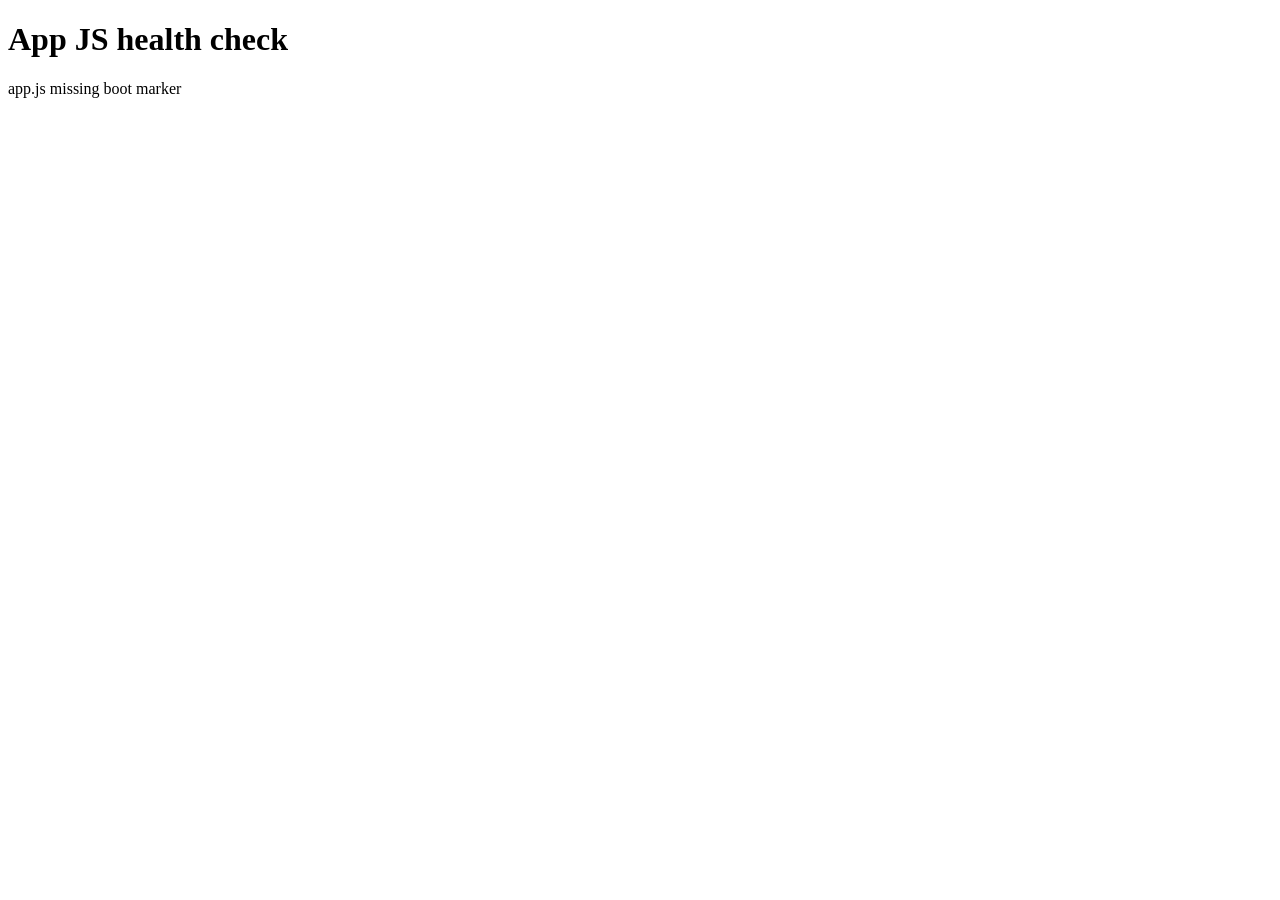
<file: verification/app-js-health.html>
<!doctype html>
<html lang="en">
  <head>
    <meta charset="utf-8" />
    <title>PlaySputnik App JS Health</title>
  </head>
  <body>
    <main>
      <h1>App JS health check</h1>
      <output id="app-js-output">loading</output>
    </main>
    <script>
      window.PLAYSPUTNIK_SKIP_INIT = true;
    </script>
    <script src="../app.js?v=20260603-onboarding-health"></script>
    <script>
      document.querySelector("#app-js-output").textContent =
        window.__playsputnikBoot && window.__playsputnikBoot.skippedInit ? "app.js loaded" : "app.js missing boot marker";
    </script>
  </body>
</html>
</file>
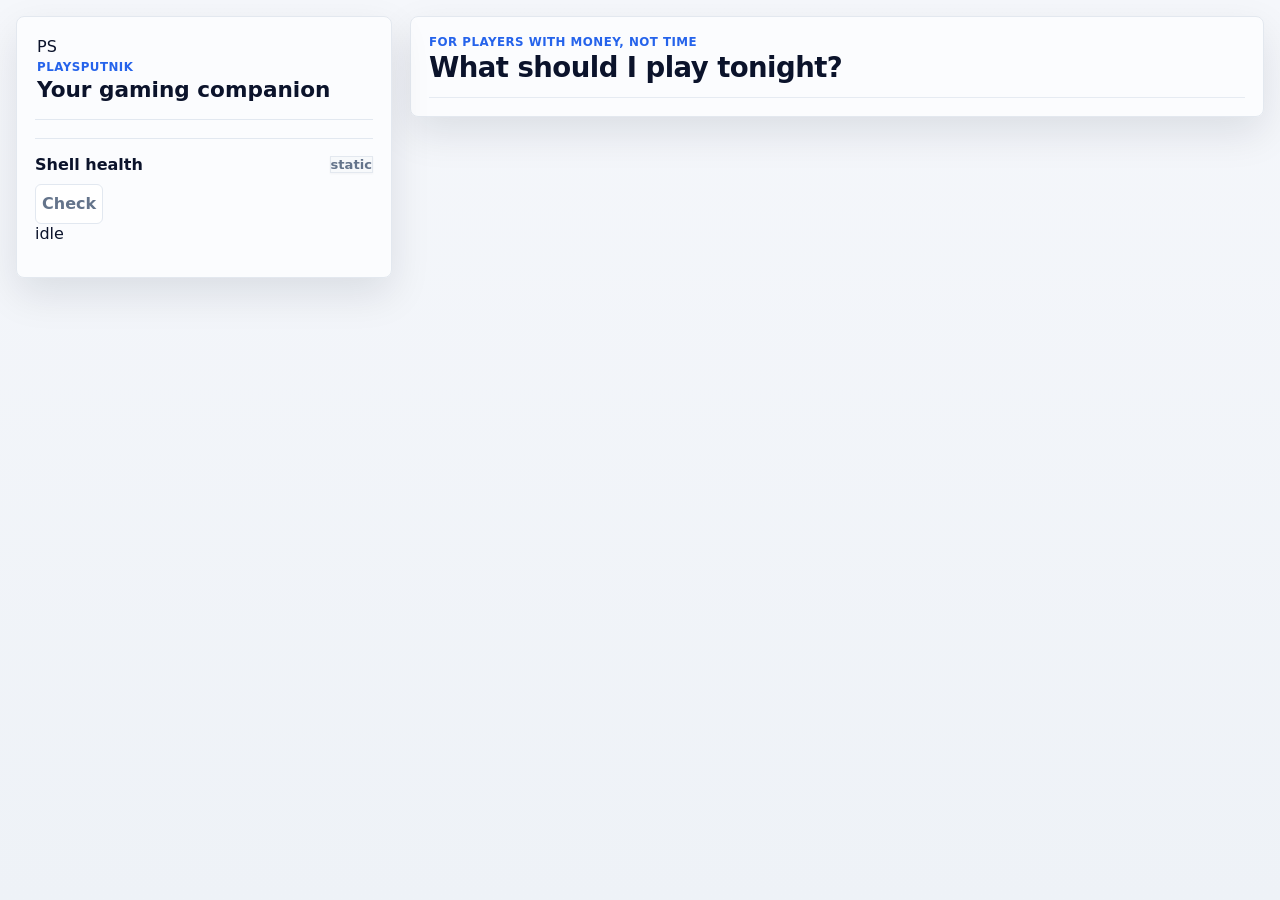
<file: verification/app-shell-health.html>
<!doctype html>
<html lang="en">
  <head>
    <meta charset="utf-8" />
    <meta name="viewport" content="width=device-width, initial-scale=1" />
    <title>PlaySputnik Shell Health</title>
    <link rel="stylesheet" href="../styles.css" />
  </head>
  <body>
    <main class="app-shell">
      <aside class="setup-panel" aria-label="Player setup">
        <div class="brand-row">
          <div class="brand-mark" aria-hidden="true">PS</div>
          <div>
            <p class="eyebrow">PlaySputnik</p>
            <h1>Your gaming companion</h1>
          </div>
        </div>
        <section class="control-section" aria-labelledby="shell-health-title">
          <div class="section-heading">
            <h2 id="shell-health-title">Shell health</h2>
            <span>static</span>
          </div>
          <button class="secondary-action" id="shell-health-button" type="button">Check</button>
          <p id="shell-health-output">idle</p>
        </section>
      </aside>
      <section class="decision-surface">
        <header class="surface-header">
          <div>
            <p class="eyebrow">For players with money, not time</p>
            <h2>What should I play tonight?</h2>
          </div>
        </header>
      </section>
    </main>
    <script>
      document.querySelector("#shell-health-button").addEventListener("click", () => {
        document.querySelector("#shell-health-output").textContent = "clicked";
      });
    </script>
  </body>
</html>
</file>
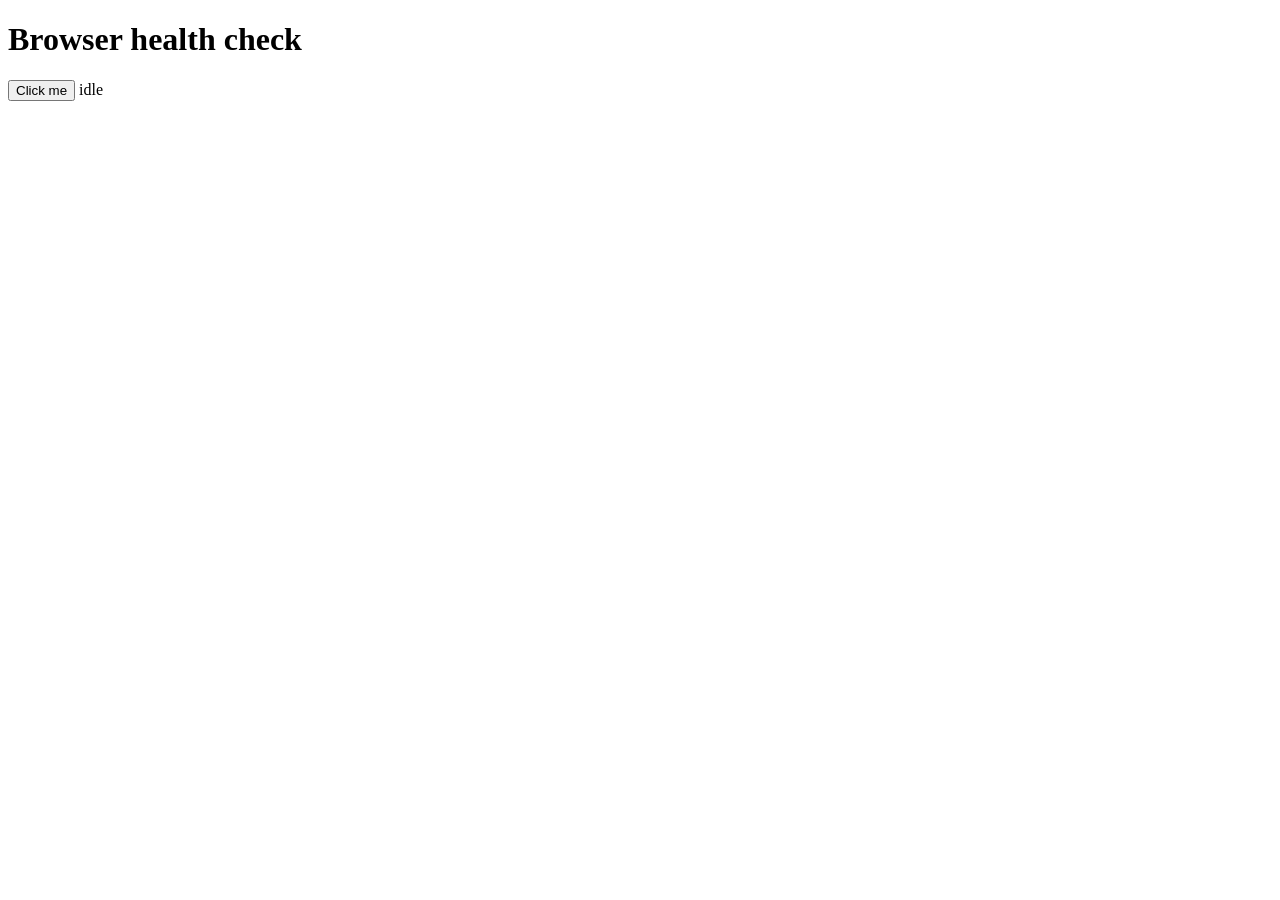
<file: verification/browser-health.html>
<!doctype html>
<html lang="en">
  <head>
    <meta charset="utf-8" />
    <title>PlaySputnik Browser Health</title>
  </head>
  <body>
    <main>
      <h1>Browser health check</h1>
      <button id="health-button" type="button">Click me</button>
      <output id="health-output">idle</output>
    </main>
    <script>
      document.querySelector("#health-button").addEventListener("click", () => {
        document.querySelector("#health-output").textContent = "clicked";
      });
    </script>
  </body>
</html>
</file>
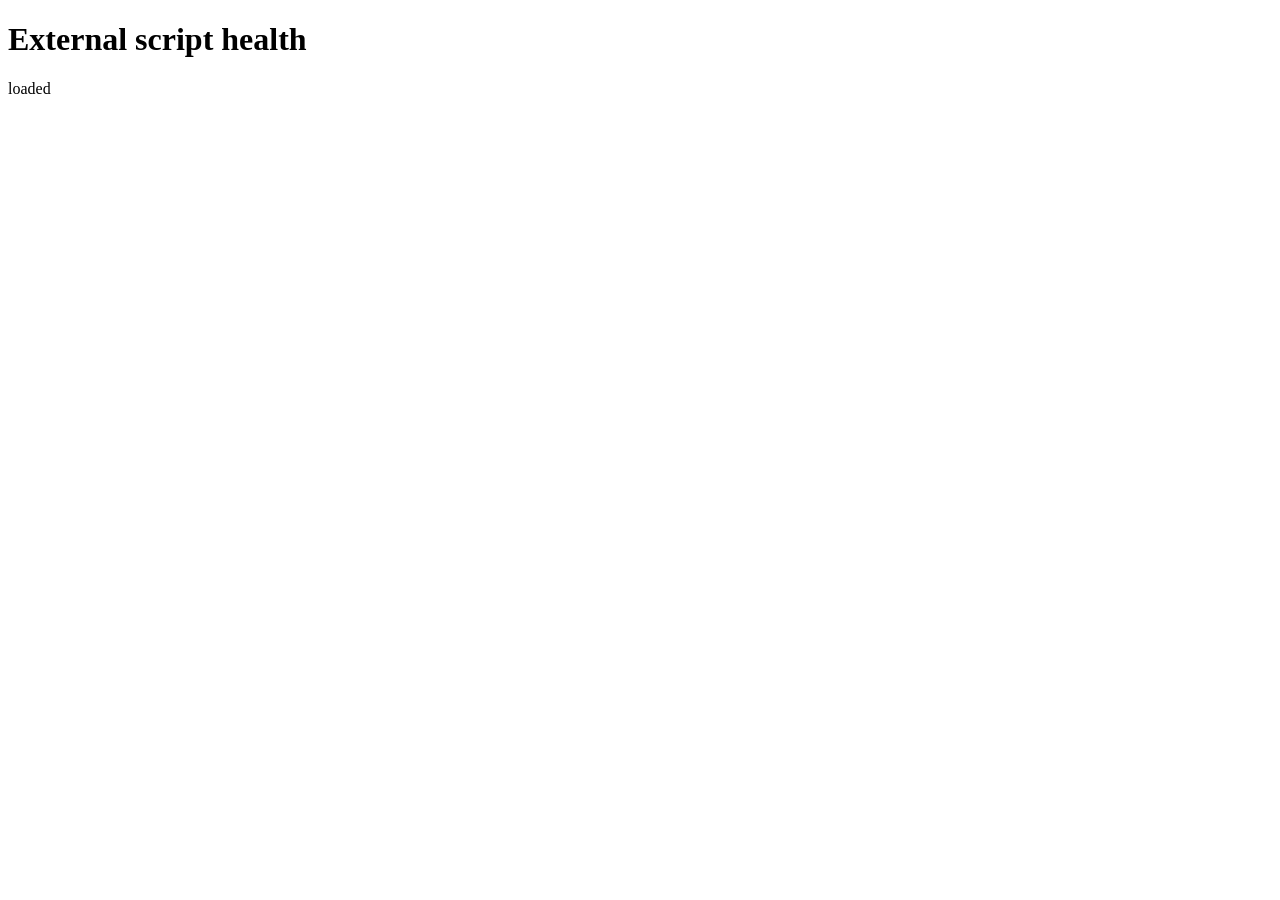
<file: verification/external-script-health.html>
<!doctype html>
<html lang="en">
  <head>
    <meta charset="utf-8" />
    <title>External Script Health</title>
  </head>
  <body>
    <main>
      <h1>External script health</h1>
      <output id="external-output">loading</output>
    </main>
    <script src="external-health.js?v=1"></script>
    <script>
      document.querySelector("#external-output").textContent = window.__externalHealth || "missing";
    </script>
  </body>
</html>
</file>
<file: styles/components.css>
/* Taste Profile Summary */
.taste-profile-empty {
  font-size: 0.8125rem;
  color: #94a3b8;
  margin: 0;
}

.taste-archetype {
  display: inline-block;
  font-size: 1rem;
  font-weight: 900;
  color: #173f9a;
  background: #eaf0ff;
  border: 1px solid rgba(37, 87, 214, 0.25);
  border-radius: 8px;
  padding: 4px 10px;
  margin-bottom: 8px;
}

.taste-line {
  font-size: 0.8125rem;
  color: #475569;
  margin: 0 0 6px;
  line-height: 1.5;
}

.taste-line em {
  font-style: normal;
  font-weight: 700;
  color: #1e3a8a;
}

.taste-liked-games {
  display: flex;
  flex-wrap: wrap;
  align-items: center;
  gap: 4px;
}

.taste-liked-games span {
  display: inline-block;
  font-size: 0.75rem;
  font-weight: 600;
  color: #334155;
  background: var(--chip-bg);
  border: 1px solid #e2e8f0;
  border-radius: 5px;
  padding: 2px 7px;
}

.taste-gate {
  display: grid;
  grid-template-columns: minmax(0, 1fr) auto;
  gap: 8px;
  align-items: center;
  margin-top: 8px;
  border: 1px solid #d8e4ff;
  border-radius: 8px;
  background: #f7f9ff;
  padding: 9px;
}

.taste-gate.is-ready {
  border-color: #b9e4c7;
  background: #f4fbf6;
}

.taste-gate strong {
  display: block;
  color: var(--ink);
  font-size: 0.84rem;
  line-height: 1.2;
}

.taste-gate p {
  margin: 3px 0 0;
  color: #475569;
  font-size: 0.74rem;
  font-weight: 750;
  line-height: 1.35;
}

.taste-gate > span {
  border-radius: 999px;
  background: #fff;
  color: #334155;
  padding: 5px 8px;
  font-size: 0.74rem;
  font-weight: 900;
}

.taste-gate-track {
  grid-column: 1 / -1;
  height: 6px;
  overflow: hidden;
  border-radius: 999px;
  background: #e5eaf2;
}

.taste-gate-track span {
  display: block;
  height: 100%;
  border-radius: inherit;
  background: var(--blue);
}

.taste-gate.is-ready .taste-gate-track span {
  background: var(--green);
}

.taste-maturity {
  grid-column: 1 / -1;
  border: 1px solid #dbe7d1;
  border-radius: 8px;
  background: #fff;
  padding: 8px;
}

.taste-maturity strong {
  font-size: 0.78rem;
}

.taste-maturity p {
  margin-top: 3px;
}

.taste-payoff {
  grid-column: 1 / -1;
  display: grid;
  gap: 8px;
  border: 1px solid #cfe2ff;
  border-radius: 8px;
  background: #f8fbff;
  padding: 9px;
}

.taste-payoff-head {
  display: grid;
  gap: 3px;
}

.taste-payoff-head span,
.taste-payoff-head small {
  color: #64748b;
  font-size: 0.68rem;
  font-weight: 850;
  line-height: 1.2;
}

.taste-payoff-head strong {
  font-size: 0.82rem;
}

.taste-payoff-ladder {
  display: grid;
  grid-template-columns: repeat(3, minmax(0, 1fr));
  gap: 6px;
}

.taste-payoff-step {
  display: grid;
  grid-template-columns: auto minmax(0, 1fr);
  gap: 3px 6px;
  align-items: center;
  border: 1px solid #d8e2f0;
  border-radius: 8px;
  background: #fff;
  padding: 7px;
}

.taste-payoff-step > span {
  display: grid;
  place-items: center;
  width: 24px;
  height: 24px;
  border-radius: 999px;
  background: #edf2f7;
  color: #334155;
  font-size: 0.68rem;
  font-weight: 950;
}

.taste-payoff-step strong,
.taste-payoff-step small {
  min-width: 0;
  line-height: 1.15;
}

.taste-payoff-step strong {
  font-size: 0.7rem;
}

.taste-payoff-step small {
  grid-column: 2;
  color: #64748b;
  font-size: 0.66rem;
  font-weight: 850;
}

.taste-payoff-step.done {
  border-color: #b9e4c7;
  background: #f4fbf6;
}

.taste-payoff-step.done > span {
  background: #dff4e5;
  color: var(--green);
}

.taste-gate-insights {
  grid-column: 1 / -1;
  display: grid;
  grid-template-columns: repeat(3, minmax(0, 1fr));
  gap: 6px;
}

.taste-gate-insight {
  min-width: 0;
  border: 1px solid #dbe7d1;
  border-radius: 8px;
  background: #fff;
  padding: 7px;
}

.taste-gate-insight span,
.taste-gate-insight strong {
  display: block;
}

.taste-gate-insight span {
  color: #64748b;
  font-size: 0.68rem;
  font-weight: 850;
  line-height: 1.2;
}

.taste-gate-insight strong {
  margin-top: 3px;
  color: #14532d;
  font-size: 0.73rem;
  font-weight: 900;
  line-height: 1.25;
  overflow-wrap: anywhere;
}

.chip,
.entry-option,
.segment,
.tab,
.primary-action,
.secondary-action,
.icon-button {
  border: 1px solid var(--line);
  background: #fff;
  color: var(--ink);
}

.chip {
  min-height: 34px;
  border-radius: 999px;
  padding: 6px 11px;
  font-size: 0.87rem;
  font-weight: 650;
}

.chip.is-selected {
  border-color: var(--blue);
  background: #eaf0ff;
  color: #173f9a;
}

.entry-grid {
  display: grid;
  grid-template-columns: 1fr;
  gap: 8px;
}

.entry-option {
  display: grid;
  grid-template-columns: 1fr auto;
  align-items: center;
  gap: 8px;
  min-height: 76px;
  border-radius: 6px;
  padding: 8px 10px;
  text-align: left;
}

.entry-option strong {
  font-size: 0.9rem;
}

.entry-option span,
.entry-result {
  color: var(--muted);
  font-size: 0.78rem;
  font-weight: 800;
}

.entry-option small {
  grid-column: 1 / -1;
  color: #475569;
  font-size: 0.72rem;
  font-weight: 780;
  line-height: 1.3;
}

.entry-tags {
  grid-column: 1 / -1;
  display: flex;
  flex-wrap: wrap;
  gap: 5px;
}

.entry-tags em {
  border: 1px solid #d8e2f0;
  border-radius: 999px;
  background: var(--surface-2);
  color: #334155;
  padding: 3px 7px;
  font-size: 0.66rem;
  font-style: normal;
  font-weight: 900;
  line-height: 1;
}

.entry-option.is-selected {
  border-color: var(--blue);
  background: #eaf0ff;
}

.entry-option.is-selected .entry-tags em {
  border-color: #b9ccff;
  background: #fff;
  color: #173f9a;
}

.entry-route-proof {
  display: grid;
  gap: 3px;
  margin-top: 8px;
  border: 1px solid #cddcf7;
  border-radius: 8px;
  background: #f8fbff;
  padding: 8px 10px;
}

.entry-route-proof span {
  color: #31519c;
  font-size: 0.67rem;
  font-weight: 950;
  line-height: 1.2;
  text-transform: uppercase;
}

.entry-route-proof strong {
  color: var(--ink);
  font-size: 0.78rem;
  font-weight: 850;
  line-height: 1.3;
}

.entry-result {
  min-height: 22px;
  margin-top: 8px;
}

.field {
  display: grid;
  gap: 7px;
  margin-bottom: 12px;
}

.field span,
.toggle-row span {
  color: var(--muted);
  font-size: 0.82rem;
  font-weight: 750;
}

select,
textarea,
input[type="range"] {
  width: 100%;
}

select,
textarea {
  min-height: 42px;
  border: 1px solid var(--line);
  border-radius: 6px;
  background: #fff;
  color: var(--ink);
  padding: 0 12px;
}

textarea {
  min-height: 110px;
  padding: 10px 12px;
  line-height: 1.35;
  resize: vertical;
}

.action-row {
  display: grid;
  grid-template-columns: 1fr 1fr;
  gap: 8px;
}

.taste-atoms {
  display: flex;
  flex-wrap: wrap;
  gap: 6px;
  min-height: 28px;
  margin-top: 10px;
}

.atom-pill {
  border-radius: 999px;
  background: var(--chip-bg);
  color: #334155;
  padding: 5px 8px;
  font-size: 0.74rem;
  font-weight: 850;
}

.atom-pill.negative {
  background: #fff1f2;
  color: var(--rose);
}

.atom-pill.amnesty {
  background: #fff7ed;
  color: #9a3412;
}

.stats-mini-action {
  min-height: 28px;
  border: 1px solid #fed7aa;
  border-radius: 999px;
  background: #fff;
  color: #9a3412;
  padding: 0 10px;
  font-size: 0.72rem;
  font-weight: 900;
  cursor: pointer;
}

.stats-mini-action:hover {
  border-color: #d97706;
  background: #fff7ed;
}

.segmented {
  display: grid;
  grid-template-columns: repeat(3, 1fr);
  gap: 6px;
  margin-bottom: 12px;
}

.segment,
.tab {
  min-height: 38px;
  border-radius: 6px;
  font-weight: 800;
}

.segment.is-active,
.tab.is-active {
  border-color: var(--ink);
  background: var(--ink);
  color: #fff;
}

.toggle-row {
  display: flex;
  align-items: center;
  gap: 10px;
  margin-bottom: 12px;
}

.toggle-row input {
  width: 18px;
  height: 18px;
  accent-color: var(--blue);
}

#budget-label {
  color: var(--green);
}

.primary-action {
  display: flex;
  align-items: center;
  justify-content: center;
  gap: 8px;
  min-height: 48px;
  margin-top: auto;
  border-radius: var(--radius-md);
  border: none;
  background: var(--cta-gradient);
  color: #fff;
  font-weight: 800;
  letter-spacing: 0.01em;
  box-shadow: var(--shadow-cta);
  transition: transform 0.12s ease, box-shadow 0.12s ease, filter 0.12s ease;
}

.primary-action:hover {
  filter: brightness(1.06);
  box-shadow: 0 10px 26px rgba(0, 100, 210, 0.4);
}

.primary-action:active {
  transform: translateY(1px);
  box-shadow: 0 4px 12px rgba(0, 100, 210, 0.34);
}

.secondary-action {
  min-height: 40px;
  border-radius: 6px;
  color: var(--muted);
  font-weight: 800;
}

.decision-surface {
  display: flex;
  flex-direction: column;
  gap: 16px;
  overflow: hidden;
  border-radius: 8px;
  padding: 20px;
}

.surface-header {
  display: flex;
  align-items: flex-start;
  justify-content: space-between;
  gap: 16px;
}

.surface-header h2 {
  margin-bottom: 0;
  font-size: 1.7rem;
  font-weight: 900;
  letter-spacing: -0.02em;
  line-height: 1.1;
}

.app-view-nav {
  display: grid;
  grid-template-columns: repeat(6, minmax(0, 1fr));
  gap: 8px;
}

.app-view-tab {
  min-height: 62px;
  border: 1px solid var(--line);
  border-radius: 8px;
  background: #fff;
  padding: 9px 10px;
  text-align: left;
}

.app-view-tab strong,
.app-view-tab span {
  display: block;
  overflow: hidden;
  text-overflow: ellipsis;
  white-space: nowrap;
}

.app-view-tab strong {
  color: var(--ink);
  font-size: 0.92rem;
}

.app-view-tab span {
  margin-top: 3px;
  color: var(--muted);
  font-size: 0.72rem;
  font-weight: 750;
}

.app-view-tab.is-active {
  border-color: transparent;
  background: var(--cta-gradient);
  box-shadow: var(--shadow-cta);
}

.app-view-tab.is-active strong,
.app-view-tab.is-active span {
  color: #fff;
}

.app-view-copy {
  margin-top: -4px;
  color: var(--muted);
  font-size: 0.9rem;
  line-height: 1.45;
}

body[data-app-view-current="wishlist"] .app-view-nav { order: 1; }
body[data-app-view-current="wishlist"] .app-view-copy { order: 2; }
body[data-app-view-current="wishlist"] .value-strip { order: 3; }
body[data-app-view-current="wishlist"] .price-watch { order: 4; }
body[data-app-view-current="wishlist"] .buy-decision-panel { order: 5; }
body[data-app-view-current="wishlist"] .game-search-panel { order: 6; }
body[data-app-view-current="wishlist"] .visual-catalog-panel { order: 7; }
body[data-app-view-current="wishlist"] .tabs { order: 8; }
body[data-app-view-current="wishlist"] .cluster-grid { order: 9; }
body[data-app-view-current="wishlist"] .wishlist-share-panel { order: 10; }

body[data-app-view-current="library"] .app-view-nav { order: 1; }
body[data-app-view-current="library"] .app-view-copy { order: 2; }
body[data-app-view-current="library"] .value-strip { order: 3; }
body[data-app-view-current="library"] .my-games-panel { order: 4; }
body[data-app-view-current="library"] .library-plan-panel { order: 5; }
body[data-app-view-current="library"] .memory-panel { order: 6; }
body[data-app-view-current="library"] .visual-catalog-panel { order: 7; }
body[data-app-view-current="library"] .tabs { order: 8; }
body[data-app-view-current="library"] .cluster-grid { order: 9; }
body[data-app-view-current="library"] .library-panel { order: 10; }

body[data-app-view-current="today"] .app-view-nav { order: 1; }
body[data-app-view-current="today"] .app-view-copy { order: 2; }
body[data-app-view-current="today"] .onboarding-hero { order: 3; }
body[data-app-view-current="today"] .demo-continuity-panel { order: 4; }
body[data-app-view-current="today"] .tonight-time { order: 5; }
body[data-app-view-current="today"] .daily-briefing-panel { order: 6; }
body[data-app-view-current="today"] .recent-changes-panel { order: 7; }
body[data-app-view-current="today"] .continuity-panel { order: 8; }
body[data-app-view-current="today"] .top-pick { order: 9; }
body[data-app-view-current="today"] .value-strip { order: 10; }
body[data-app-view-current="today"] .answer-panel { order: 11; }
body[data-app-view-current="today"] .taste-understood-panel { order: 12; }
body[data-app-view-current="today"] .first-run-panel { order: 13; }
body[data-app-view-current="today"] .amnesty-panel { order: 14; }
body[data-app-view-current="today"] .plan-panel { order: 15; }
body[data-app-view-current="today"] .library-plan-panel { order: 16; }
body[data-app-view-current="today"] .visual-catalog-panel { order: 17; }
body[data-app-view-current="today"] .tabs { order: 18; }
body[data-app-view-current="today"] .cluster-grid { order: 19; }

.daily-briefing-panel {
  border-top: 3px solid var(--accent);
  background: var(--card-bg);
}

#daily-briefing-body { display: grid; }

.daily-briefing-row {
  display: grid;
  grid-template-columns: 28px minmax(0, 1fr) minmax(92px, auto);
  gap: 11px;
  align-items: center;
  min-height: 70px;
  border-top: 1px solid var(--line);
  padding: 10px 0;
}

.daily-briefing-row:first-child { border-top: 0; }
.daily-briefing-index {
  display: grid;
  place-items: center;
  width: 26px;
  height: 26px;
  border: 1px solid var(--line);
  color: var(--text-mid);
  font-size: 0.72rem;
  font-weight: 800;
}
.daily-briefing-row.is-primary .daily-briefing-index { border-color: var(--accent); background: var(--accent); color: #fff; }
.daily-briefing-copy { display: grid; gap: 3px; min-width: 0; }
.daily-briefing-copy > span { color: var(--accent); font-size: 0.7rem; font-weight: 800; text-transform: uppercase; }
.daily-briefing-copy strong { color: var(--ink); }
.daily-briefing-copy p { margin: 0; color: var(--text-mid); font-size: 0.8rem; line-height: 1.35; }
.daily-briefing-action { display: grid; gap: 5px; justify-items: end; }
.daily-briefing-action small { color: var(--text-mid); font-size: 0.7rem; }
.daily-briefing-action button { min-height: 30px; }

.daily-briefing-footer {
  border-top: 1px solid var(--line);
  padding-top: 10px;
}

.daily-briefing-progress {
  display: flex;
  align-items: center;
  justify-content: space-between;
  gap: 10px;
  color: var(--text-mid);
  font-size: 0.78rem;
}

.daily-briefing-progress button,
.daily-briefing-receipt button {
  min-height: 32px;
}

.daily-briefing-receipt {
  display: grid;
  grid-template-columns: minmax(0, 1fr) auto;
  gap: 10px 16px;
  align-items: center;
  border-left: 3px solid var(--green);
  background: var(--card-bg-soft);
  padding: 10px 12px;
}

.daily-briefing-receipt > div { display: grid; gap: 2px; }
.daily-briefing-receipt > div span { color: var(--green); font-size: 0.7rem; font-weight: 800; text-transform: uppercase; }
.daily-briefing-receipt > div strong { color: var(--ink); }
.daily-briefing-receipt ul { grid-column: 1 / -1; display: grid; gap: 4px; margin: 0; padding: 0; list-style: none; }
.daily-briefing-receipt li { display: flex; justify-content: space-between; gap: 12px; color: var(--text-mid); font-size: 0.75rem; }
.daily-briefing-receipt li strong { color: var(--ink); text-align: right; }

.recent-changes-panel {
  border-top: 3px solid var(--green);
  background: var(--card-bg);
}

.recent-changes-list { display: grid; }

.recent-change {
  display: grid;
  grid-template-columns: 8px minmax(0, 1fr) minmax(105px, auto);
  gap: 12px;
  align-items: center;
  min-height: 64px;
  border-top: 1px solid var(--line);
  padding: 10px 0;
}

.recent-change:first-child { border-top: 0; }
.recent-change-marker { width: 4px; height: 32px; background: var(--accent); }
.recent-change.kind-price .recent-change-marker,
.recent-change.kind-subscription .recent-change-marker { background: var(--green); }
.recent-change.kind-release .recent-change-marker { background: var(--warning); }
.recent-change-copy { display: grid; gap: 2px; min-width: 0; }
.recent-change-copy > span {
  color: var(--accent);
  font-size: 0.68rem;
  font-weight: 800;
  text-transform: uppercase;
}
.recent-change-copy strong { overflow-wrap: anywhere; color: var(--ink); }
.recent-change-copy p { margin: 0; color: var(--text-mid); font-size: 0.78rem; line-height: 1.35; }
.recent-change-meta { display: grid; gap: 4px; justify-items: end; font-size: 0.7rem; }
.recent-change-meta time,
.recent-change-meta span { color: var(--text-mid); }
.recent-change-meta a { color: var(--accent); font-weight: 700; }
.recent-change-meta button { min-height: 30px; }
.recent-changes-empty { display: grid; gap: 4px; padding: 10px 0 2px; }
.recent-changes-empty strong { color: var(--ink); }
.recent-changes-empty span { color: var(--text-mid); font-size: 0.8rem; }

.continuity-panel {
  border: 1px solid var(--line);
  border-left: 4px solid var(--accent);
  background: var(--card-bg);
}

#continuity-body {
  display: grid;
  grid-template-columns: minmax(0, 1fr) auto;
  gap: 16px;
  align-items: end;
}

.continuity-copy {
  display: grid;
  gap: 5px;
}

.continuity-copy > span {
  color: var(--text-mid);
  font-size: 0.74rem;
  font-weight: 750;
  text-transform: uppercase;
}

.continuity-copy strong { color: var(--ink); font-size: 1.12rem; }
.continuity-copy p { margin: 0; color: var(--text-mid); }
.continuity-actions { display: flex; flex-wrap: wrap; justify-content: flex-end; gap: 7px; }
.continuity-progress { width: min(360px, 100%); height: 5px; overflow: hidden; background: var(--surface-2); }
.continuity-progress i { display: block; height: 100%; background: var(--accent); }
.continuity-switcher { grid-column: 1 / -1; display: flex; gap: 7px; overflow-x: auto; padding-bottom: 2px; }
.continuity-switcher button { flex: 0 0 auto; display: grid; gap: 2px; min-height: 38px; text-align: left; }
.continuity-switcher button strong { color: var(--ink); font-size: 0.78rem; }
.continuity-switcher button span { color: var(--text-mid); font-size: 0.68rem; }
.continuity-switcher button.is-active { border-color: var(--accent); background: var(--accent-bg); }
.continuity-history { grid-column: 1 / -1; border-top: 1px solid var(--line); padding-top: 9px; }
.continuity-history > span { color: var(--text-mid); font-size: 0.72rem; font-weight: 800; text-transform: uppercase; }
.continuity-history ul { display: grid; grid-template-columns: repeat(auto-fit, minmax(150px, 1fr)); gap: 6px; margin: 7px 0 0; padding: 0; list-style: none; }
.continuity-history li { display: flex; justify-content: space-between; gap: 8px; background: var(--card-bg-soft); padding: 6px 8px; font-size: 0.74rem; }
.continuity-history li span, .continuity-history p { color: var(--text-mid); }
.continuity-history p { margin: 6px 0 0; font-size: 0.78rem; }

@media (max-width: 720px) {
  .daily-briefing-row { grid-template-columns: 26px minmax(0, 1fr); }
  .daily-briefing-action { grid-column: 2; grid-auto-flow: column; justify-content: start; justify-items: start; align-items: center; }
  .daily-briefing-receipt { grid-template-columns: 1fr; }
  .daily-briefing-receipt button { justify-self: start; }
  .recent-change { grid-template-columns: 8px minmax(0, 1fr); }
  .recent-change-meta {
    grid-column: 2;
    grid-auto-flow: column;
    justify-content: start;
    justify-items: start;
    align-items: center;
  }
  #continuity-body { grid-template-columns: 1fr; }
  .continuity-actions { justify-content: flex-start; }
}

body[data-app-view-current="discover"] .app-view-nav { order: 1; }
body[data-app-view-current="discover"] .app-view-copy { order: 2; }
body[data-app-view-current="discover"] .game-search-panel { order: 3; }
body[data-app-view-current="discover"] .visual-catalog-panel { order: 4; }
body[data-app-view-current="discover"] .game-comparison-panel { order: 5; }
body[data-app-view-current="discover"] .radar-panel { order: 6; }
body[data-app-view-current="discover"] .drop-panel { order: 7; }
body[data-app-view-current="discover"] .value-strip { order: 8; }
body[data-app-view-current="discover"] .tabs { order: 9; }
body[data-app-view-current="discover"] .cluster-grid { order: 10; }

.is-view-hidden {
  display: none !important;
}

.region-pill {
  min-width: 88px;
  border: 1px solid #b8c3d2;
  border-radius: 999px;
  padding: 8px 12px;
  background: #fff;
  color: var(--muted);
  text-align: center;
  font-size: 0.83rem;
  font-weight: 850;
}

/* ── Onboarding hero ──────────────────────────────────────────────────────── */

.onboarding-hero {
  background: linear-gradient(135deg, #0f172a 0%, #1e3a5f 100%);
  border-radius: var(--radius-2);
  padding: 28px 24px 24px;
  color: #fff;
  display: flex;
  flex-direction: column;
  gap: 20px;
}

/* Hidden for returning/seeded users — without this the onboarding card shows
   to everyone (the .onboarding-hero display:flex above wins otherwise). */
.onboarding-hero.is-hidden {
  display: none;
}

.onboarding-hero-text h2 {
  font-size: 1.5rem;
  font-weight: 900;
  line-height: 1.2;
  margin-bottom: 8px;
  color: #fff;
}

.onboarding-hero-text p {
  font-size: 0.9rem;
  color: rgba(255,255,255,.65);
  line-height: 1.5;
  margin: 0;
}

.onboarding-value-contract {
  display: flex;
  flex-wrap: wrap;
  gap: 6px;
  margin-top: 12px;
}

.onboarding-value-contract span {
  border: 1px solid rgba(255,255,255,.14);
  border-radius: 999px;
  background: rgba(255,255,255,.08);
  color: rgba(255,255,255,.82);
  padding: 5px 8px;
  font-size: 0.7rem;
  font-weight: 900;
  line-height: 1.1;
}

.onboarding-entry-actions {
  display: flex;
  flex-wrap: wrap;
  gap: 8px;
  margin-top: 14px;
}

.onboarding-entry-actions button {
  min-height: 38px;
}

.onboarding-entry-actions .secondary-action {
  border-color: rgba(255,255,255,.22);
  background: rgba(255,255,255,.1);
  color: #fff;
}

.onboarding-entry-actions .secondary-action:hover,
.onboarding-entry-actions .secondary-action:focus-visible {
  border-color: rgba(255,255,255,.42);
  background: rgba(255,255,255,.16);
}

.onboarding-progress {
  display: flex;
  flex-direction: column;
  gap: 6px;
}

.onboarding-progress-bar {
  height: 6px;
  background: rgba(255,255,255,.15);
  border-radius: 999px;
  overflow: hidden;
}

.onboarding-progress-fill {
  height: 100%;
  background: #3b82f6;
  border-radius: 999px;
  transition: width 0.4s ease;
}

#onboarding-progress-label {
  font-size: 0.78rem;
  color: rgba(255,255,255,.55);
  font-weight: 600;
}

.onboarding-featured {
  display: grid;
  gap: 10px;
}

.onboarding-game-tile {
  background: rgba(255,255,255,.06);
  border: 1px solid rgba(255,255,255,.1);
  border-radius: 10px;
  overflow: hidden;
  display: flex;
  flex-direction: column;
  cursor: default;
  text-align: left;
  transition: background 0.12s;
}

.onboarding-game-tile--hero {
  display: grid;
  grid-template-columns: 86px minmax(0, 1fr);
  align-items: stretch;
}

.onboarding-tile-poster {
  position: relative;
  display: grid;
  align-content: end;
  gap: 5px;
  overflow: hidden;
  min-height: 100%;
  width: 100%;
  background: var(--poster), linear-gradient(135deg, #17202b, #314156);
  background-position: center;
  background-size: cover;
}

.onboarding-tile-poster::after {
  position: absolute;
  inset: 0;
  background:
    linear-gradient(180deg, rgba(5, 12, 28, 0) 20%, rgba(5, 12, 28, 0.82) 100%),
    radial-gradient(circle at 70% 15%, rgba(255,255,255,.18), rgba(255,255,255,0) 34%);
  content: "";
}

.onboarding-tile-poster span {
  position: relative;
  z-index: 1;
  display: block;
  padding: 0 8px 8px;
  color: #fff;
  font-size: 0.64rem;
  font-weight: 950;
  line-height: 1.08;
  overflow-wrap: anywhere;
  text-shadow: 0 1px 8px rgba(0,0,0,.44);
}

.onboarding-tile-poster small {
  position: relative;
  z-index: 1;
  justify-self: start;
  margin: 8px 8px 0;
  border: 1px solid rgba(255,255,255,.22);
  border-radius: 999px;
  background: rgba(5,12,28,.54);
  color: #fff;
  font-size: 0.54rem;
  font-weight: 900;
  line-height: 1;
  padding: 4px 6px;
  text-transform: uppercase;
}

.onboarding-tile-body {
  padding: 10px 10px 4px;
  flex: 1;
}

.onboarding-tile-body strong {
  display: block;
  font-size: 1rem;
  font-weight: 800;
  color: #fff;
  line-height: 1.3;
  margin: 2px 0 4px;
}

.onboarding-tile-body span,
.onboarding-tile-body small {
  display: block;
  font-size: 0.65rem;
  color: rgba(255,255,255,.45);
  font-weight: 600;
}

.onboarding-tile-body span {
  text-transform: uppercase;
  letter-spacing: .03em;
}

.onboarding-tile-body small {
  line-height: 1.35;
}

.onboarding-tile-actions {
  display: flex;
  gap: 4px;
  grid-column: 1 / -1;
  padding: 4px 8px 8px;
}

.onboarding-like,
.onboarding-pass,
.onboarding-skip {
  flex: 1;
  min-height: 36px;
  border: 1px solid rgba(255,255,255,.15);
  border-radius: 6px;
  background: rgba(255,255,255,.06);
  color: rgba(255,255,255,.6);
  font-size: 0.82rem;
  font-weight: 800;
  cursor: pointer;
  transition: background 0.1s, border-color 0.1s;
}

.onboarding-like:hover { background: rgba(34,197,94,.2); border-color: rgba(34,197,94,.4); }
.onboarding-pass:hover { background: rgba(239,68,68,.15); border-color: rgba(239,68,68,.3); }
.onboarding-skip:hover { background: rgba(255,255,255,.12); border-color: rgba(255,255,255,.24); }
.onboarding-like.is-active { background: rgba(34,197,94,.25); border-color: rgba(34,197,94,.6); }
.onboarding-pass.is-active { background: rgba(239,68,68,.2); border-color: rgba(239,68,68,.5); }

@media (max-width: 640px) {
  .onboarding-hero {
    gap: 14px;
    padding: 18px 14px 14px;
  }

  .onboarding-hero-text h2 {
    font-size: 1.18rem;
    margin-bottom: 6px;
  }

  .onboarding-hero-text p {
    font-size: 0.8rem;
    line-height: 1.34;
  }

  .onboarding-value-contract {
    gap: 5px;
    margin-top: 10px;
  }

  .onboarding-value-contract span {
    font-size: 0.66rem;
    padding: 4px 7px;
  }

  .onboarding-entry-actions {
    display: grid;
    grid-template-columns: 1fr 1fr;
    gap: 7px;
    margin-top: 10px;
  }

  .onboarding-entry-actions button {
    min-height: 36px;
    padding-inline: 10px;
  }

  .onboarding-progress {
    gap: 5px;
  }

  .onboarding-game-tile--hero {
    grid-template-columns: 68px minmax(0, 1fr);
  }

  .onboarding-tile-body {
    padding: 9px 9px 3px;
  }

  .onboarding-tile-body strong {
    font-size: 0.92rem;
    line-height: 1.22;
  }

  .onboarding-tile-body small {
    line-height: 1.28;
  }

  .onboarding-tile-poster span {
    font-size: 0.58rem;
    padding: 7px;
  }

  .onboarding-tile-actions {
    gap: 4px;
    padding: 4px 7px 7px;
  }

  .onboarding-like,
  .onboarding-pass,
  .onboarding-skip {
    min-height: 34px;
    font-size: 0.76rem;
  }
}

/* ── /Onboarding hero ─────────────────────────────────────────────────────── */

.top-pick {
  min-height: 248px;
}

.value-strip {
  display: grid;
  grid-template-columns: repeat(5, 1fr);
  gap: 10px;
}

.value-strip div {
  border: 1px solid var(--line);
  border-radius: 8px;
  background: #fff;
  padding: 12px;
}

.value-strip span {
  display: block;
  margin-bottom: 5px;
  color: var(--muted);
  font-size: 0.76rem;
  font-weight: 800;
  text-transform: uppercase;
}

.value-strip strong {
  font-size: 1.05rem;
}

.demo-continuity-panel {
  position: relative;
  display: grid;
  grid-template-columns: minmax(0, 1fr) auto;
  gap: 14px;
  align-items: center;
  overflow: hidden;
  border: 1px solid #cbd5e1;
  border-radius: 8px;
  background:
    linear-gradient(90deg, rgba(0, 55, 145, 0.08), rgba(0, 0, 0, 0) 38%),
    #f8fafc;
  padding: 13px 14px;
}

.demo-continuity-panel::before {
  position: absolute;
  inset: 0 auto 0 0;
  width: 4px;
  background: var(--blue);
  content: "";
}

.demo-continuity-copy {
  min-width: 0;
  padding-left: 4px;
}

.demo-continuity-copy span,
.demo-continuity-copy p {
  display: block;
  overflow-wrap: anywhere;
  color: var(--muted);
  font-size: 0.76rem;
  font-weight: 800;
  line-height: 1.28;
}

.demo-continuity-copy span {
  margin-bottom: 3px;
  text-transform: uppercase;
}

.demo-continuity-copy strong {
  display: block;
  overflow-wrap: anywhere;
  color: var(--ink);
  font-size: 1rem;
  line-height: 1.18;
}

.demo-continuity-copy p {
  margin: 4px 0 0;
  font-weight: 650;
}

.demo-continuity-metrics {
  display: flex;
  flex-wrap: wrap;
  gap: 6px;
  margin-top: 9px;
}

.demo-continuity-metric {
  display: inline-flex;
  align-items: baseline;
  gap: 5px;
  min-height: 25px;
  border: 1px solid #d7deea;
  border-radius: 999px;
  background: rgba(255, 255, 255, 0.72);
  padding: 4px 8px;
}

.demo-continuity-metric small {
  color: var(--muted);
  font-size: 0.65rem;
  font-weight: 900;
  text-transform: uppercase;
}

.demo-continuity-metric strong {
  color: var(--ink);
  font-size: 0.72rem;
  line-height: 1;
}

.demo-continuity-actions {
  display: grid;
  grid-auto-flow: column;
  gap: 8px;
}

.demo-continuity-actions button {
  min-height: 34px;
  border: 1px solid #c7d2fe;
  border-radius: 7px;
  background: #fff;
  color: #17357d;
  padding: 0 11px;
  font-size: 0.76rem;
  font-weight: 900;
  white-space: nowrap;
}

.demo-continuity-actions button:hover {
  border-color: var(--blue);
  background: #eef4ff;
}

.first-run-grid {
  display: grid;
  grid-template-columns: repeat(4, minmax(0, 1fr));
  gap: 10px;
}

.first-run-step {
  min-width: 0;
  border-left: 3px solid var(--line);
  padding-left: 10px;
}

.first-run-step.done {
  border-left-color: var(--green);
}

.first-run-step.active {
  border-left-color: var(--amber);
}

.first-run-step span,
.first-run-step small {
  display: block;
  overflow-wrap: anywhere;
  color: var(--muted);
  font-size: 0.74rem;
  font-weight: 800;
  line-height: 1.3;
}

.first-run-step strong {
  display: block;
  margin: 4px 0;
  overflow-wrap: anywhere;
  color: var(--ink);
  font-size: 0.96rem;
  line-height: 1.22;
}

.first-run-bridge {
  display: grid;
  grid-template-columns: minmax(180px, 0.9fr) minmax(210px, 1fr) minmax(190px, 0.9fr) minmax(160px, 0.78fr) minmax(130px, auto);
  gap: 12px;
  align-items: stretch;
  margin-top: 12px;
  border: 1px solid #c8d7ff;
  border-left: 4px solid var(--blue);
  border-radius: 8px;
  background: #f7f9ff;
  padding: 12px;
}

.first-run-copy {
  display: grid;
  align-content: center;
  gap: 5px;
}

.first-run-eyebrow {
  width: fit-content;
  border-radius: 999px;
  background: #eaf0ff;
  color: var(--blue);
  padding: 4px 7px;
  font-size: 0.68rem;
  font-weight: 900;
  line-height: 1.1;
}

.first-run-copy strong {
  display: block;
  color: var(--ink);
  font-size: 1rem;
  line-height: 1.18;
}

.first-run-copy p {
  margin: 0;
  color: #475569;
  font-size: 0.78rem;
  font-weight: 750;
  line-height: 1.35;
}

.first-run-verdict {
  grid-column: 1 / -1;
  display: grid;
  grid-template-columns: repeat(3, minmax(0, 1fr));
  gap: 8px;
  border: 1px solid #bfdbfe;
  border-radius: 8px;
  background: linear-gradient(180deg, #ffffff 0%, #eff6ff 100%);
  padding: 8px;
}

.first-run-verdict div {
  min-width: 0;
  border: 1px solid #dbeafe;
  border-radius: 7px;
  background: rgba(255, 255, 255, 0.86);
  padding: 8px 9px;
}

.first-run-verdict span,
.first-run-verdict small {
  display: block;
  overflow-wrap: anywhere;
  color: #64748b;
  font-size: 0.68rem;
  font-weight: 850;
  line-height: 1.22;
}

.first-run-verdict strong {
  display: block;
  margin: 3px 0;
  overflow-wrap: anywhere;
  color: #1e40af;
  font-size: 0.82rem;
  line-height: 1.18;
}

.first-run-taste-proof {
  display: grid;
  gap: 6px;
}

.first-run-taste-proof div {
  min-width: 0;
  border: 1px solid #dbe7d1;
  border-radius: 8px;
  background: #fff;
  padding: 7px 8px;
}

.first-run-taste-proof span,
.first-run-taste-proof small {
  display: block;
  color: #64748b;
  font-size: 0.68rem;
  font-weight: 850;
  line-height: 1.2;
}

.first-run-taste-proof strong {
  display: block;
  margin: 3px 0;
  overflow-wrap: anywhere;
  color: #14532d;
  font-size: 0.78rem;
  line-height: 1.25;
}

.first-run-readiness {
  display: grid;
  gap: 6px;
}

.first-run-readiness div {
  min-width: 0;
  border: 1px solid #d8e4ff;
  border-radius: 8px;
  background: #ffffff;
  padding: 7px 8px;
}

.first-run-readiness span,
.first-run-readiness small {
  display: block;
  overflow-wrap: anywhere;
  color: #64748b;
  font-size: 0.68rem;
  font-weight: 850;
  line-height: 1.22;
}

.first-run-readiness strong {
  display: block;
  margin: 3px 0;
  overflow-wrap: anywhere;
  color: var(--blue);
  font-size: 0.78rem;
  line-height: 1.2;
}

.first-run-mini-agenda {
  display: grid;
  gap: 6px;
}

.first-run-mini-row {
  min-width: 0;
  border: 1px solid #d8e4ff;
  border-radius: 8px;
  background: #fff;
  padding: 7px 8px;
}

.first-run-mini-row span,
.first-run-mini-row small {
  display: block;
  overflow-wrap: anywhere;
  color: var(--muted);
  font-size: 0.68rem;
  font-weight: 850;
  line-height: 1.25;
}

.first-run-mini-row strong {
  display: block;
  margin: 2px 0;
  overflow-wrap: anywhere;
  color: var(--ink);
  font-size: 0.82rem;
  line-height: 1.16;
}

.first-run-journey {
  grid-column: 1 / -1;
  display: grid;
  grid-template-columns: 1.15fr repeat(3, minmax(0, 1fr));
  gap: 8px;
  align-items: stretch;
  border: 1px solid #c7d2fe;
  border-radius: 8px;
  background: linear-gradient(135deg, #eef2ff 0%, #ffffff 48%, #eff6ff 100%);
  padding: 8px;
}

.first-run-journey-head,
.first-run-journey-step {
  min-width: 0;
  border: 1px solid rgba(99, 102, 241, 0.22);
  border-radius: 7px;
  background: rgba(255, 255, 255, 0.84);
  padding: 9px 10px;
}

.first-run-journey-head span,
.first-run-journey-head small,
.first-run-journey-step small {
  display: block;
  overflow-wrap: anywhere;
  color: #64748b;
  font-size: 0.68rem;
  font-weight: 850;
  line-height: 1.22;
}

.first-run-journey-head strong,
.first-run-journey-step strong {
  display: block;
  margin: 3px 0;
  overflow-wrap: anywhere;
  color: #1e3a8a;
  font-size: 0.86rem;
  line-height: 1.18;
}

.first-run-journey-step {
  display: grid;
  grid-template-columns: auto minmax(0, 1fr);
  column-gap: 8px;
  row-gap: 1px;
  width: 100%;
  text-align: left;
  cursor: pointer;
}

.first-run-journey-step > span {
  grid-row: 1 / span 2;
  display: grid;
  place-items: center;
  width: 26px;
  height: 26px;
  border-radius: 999px;
  background: #1d4ed8;
  color: #fff;
  font-size: 0.74rem;
  font-weight: 950;
}

.first-run-journey-step small {
  grid-column: 2;
}

.first-run-journey-step:hover {
  border-color: #2563eb;
  transform: translateY(-1px);
  box-shadow: 0 10px 24px rgba(37, 99, 235, 0.12);
}

.first-run-actions {
  display: grid;
  grid-template-columns: 1fr;
  gap: 6px;
  align-content: center;
}

.first-run-actions button {
  min-height: 32px;
  border: 1px solid var(--line);
  border-radius: 6px;
  background: #fff;
  color: #334155;
  padding: 0 8px;
  font-size: 0.76rem;
  font-weight: 850;
}

.first-run-actions button:hover {
  border-color: var(--blue);
  background: #eaf0ff;
  color: #173f9a;
}

.first-run-next-steps {
  grid-column: 1 / -1;
  display: grid;
  grid-template-columns: repeat(3, minmax(0, 1fr));
  gap: 8px;
  padding-top: 10px;
  border-top: 1px solid #dbe7d1;
  margin-top: 4px;
}

.first-run-next-step {
  display: grid;
  align-content: start;
  gap: 4px;
  border: 1px solid var(--line);
  border-radius: 8px;
  background: #fff;
  padding: 9px 10px;
  cursor: pointer;
  text-align: left;
}

.first-run-next-step:hover {
  border-color: var(--blue);
  background: #f7f9ff;
}

.first-run-next-step span {
  display: block;
  color: var(--blue);
  font-size: 0.66rem;
  font-weight: 900;
  line-height: 1.2;
  text-transform: uppercase;
  letter-spacing: 0.04em;
}

.first-run-next-step strong {
  display: block;
  color: var(--ink);
  font-size: 0.8rem;
  line-height: 1.2;
}

.first-run-next-step small {
  display: block;
  color: var(--muted);
  font-size: 0.7rem;
  font-weight: 750;
  line-height: 1.3;
}

.first-run-confidence {
  display: inline-flex;
  align-items: center;
  gap: 5px;
  border-radius: 999px;
  background: #fef3c7;
  color: #92400e;
  padding: 3px 8px;
  font-size: 0.67rem;
  font-weight: 900;
  line-height: 1.1;
  margin-bottom: 4px;
}

.first-run-confidence.is-ready {
  background: #dcfce7;
  color: #166534;
}

.first-run-pre-swipe {
  grid-column: 1 / -1;
  display: grid;
  gap: 10px;
}

.first-run-pre-swipe p {
  margin: 0;
  color: #475569;
  font-size: 0.82rem;
  font-weight: 750;
  line-height: 1.4;
}

.first-run-value-contract {
  display: flex;
  flex-wrap: wrap;
  gap: 6px;
  margin-top: 9px;
}

.first-run-value-contract span {
  border: 1px solid var(--line);
  border-radius: 999px;
  background: var(--chip-bg);
  color: var(--text-strong);
  padding: 5px 8px;
  font-size: 0.7rem;
  font-weight: 900;
  line-height: 1.1;
}

.first-run-pre-swipe strong {
  display: block;
  color: var(--ink);
  font-size: 1.05rem;
  line-height: 1.2;
  margin-bottom: 4px;
}

.first-run-pre-actions {
  display: flex;
  flex-wrap: wrap;
  gap: 8px;
}

.first-run-start-cta {
  display: inline-flex;
  align-items: center;
  gap: 6px;
  min-height: 36px;
  border: 1.5px solid var(--blue);
  border-radius: 8px;
  background: var(--blue);
  color: #fff;
  padding: 0 14px;
  font-size: 0.82rem;
  font-weight: 900;
  cursor: pointer;
  width: fit-content;
}

.first-run-demo-cta {
  min-height: 36px;
  border: 1px solid var(--line);
  border-radius: 8px;
  background: #fff;
  color: #334155;
  padding: 0 14px;
  font-size: 0.82rem;
  font-weight: 850;
  cursor: pointer;
}

.first-run-start-cta:hover {
  background: #173f9a;
  border-color: #173f9a;
}

.amnesty-panel[hidden] {
  display: none;
}

.amnesty-card {
  display: grid;
  grid-template-columns: minmax(240px, 1fr) minmax(180px, 0.7fr) auto;
  gap: 12px;
  align-items: center;
  border: 1px solid #f1d4b2;
  border-left: 4px solid #d97706;
  border-radius: 8px;
  background: linear-gradient(180deg, #fffaf3 0%, #fff7ed 100%);
  padding: 12px;
  box-shadow: var(--shadow-hairline);
}

.amnesty-copy {
  display: grid;
  gap: 5px;
  min-width: 0;
}

.amnesty-copy span {
  width: fit-content;
  border-radius: 999px;
  background: #ffedd5;
  color: #9a3412;
  padding: 4px 8px;
  font-size: 0.68rem;
  font-weight: 900;
  line-height: 1.1;
  text-transform: uppercase;
}

.amnesty-copy strong {
  display: block;
  overflow-wrap: anywhere;
  color: var(--ink);
  font-size: 1rem;
  line-height: 1.2;
}

.amnesty-copy p {
  margin: 0;
  color: #475569;
  font-size: 0.8rem;
  font-weight: 750;
  line-height: 1.4;
}

.amnesty-facts {
  display: flex;
  flex-wrap: wrap;
  gap: 6px;
}

.amnesty-facts span {
  border: 1px solid #fed7aa;
  border-radius: 999px;
  background: #ffffff;
  color: #9a3412;
  padding: 5px 8px;
  font-size: 0.68rem;
  font-weight: 900;
  line-height: 1;
}

.amnesty-actions {
  display: grid;
  grid-template-columns: 1fr;
  gap: 6px;
  min-width: 116px;
}

.amnesty-actions--inline {
  grid-template-columns: minmax(140px, max-content);
}

.amnesty-actions button {
  min-height: 34px;
  border: 1px solid #fed7aa;
  border-radius: 8px;
  background: #fff;
  color: #9a3412;
  padding: 0 10px;
  font-size: 0.76rem;
  font-weight: 900;
  cursor: pointer;
}

.amnesty-actions button:hover {
  border-color: #d97706;
  background: #fff7ed;
}

.amnesty-actions button.is-primary {
  border-color: #d97706;
  background: #d97706;
  color: #fff;
}

.amnesty-actions button.is-primary:hover {
  background: #b45309;
  border-color: #b45309;
}

.undo-strip {
  display: flex;
  flex-wrap: wrap;
  gap: 8px;
  align-items: center;
  justify-content: space-between;
  border: 1px solid #b9e4c7;
  border-radius: 8px;
  background: #f4fbf6;
  padding: 8px 9px;
}

.first-run-undo {
  grid-column: 1 / -1;
}

.undo-strip span {
  min-width: 0;
  color: #14532d;
  font-size: 0.78rem;
  font-weight: 850;
  line-height: 1.35;
}

.undo-strip button {
  min-height: 30px;
  border: 1px solid #b9e4c7;
  border-radius: 6px;
  background: #fff;
  color: #166534;
  padding: 0 9px;
  font-size: 0.76rem;
  font-weight: 900;
}

.undo-strip button:hover {
  border-color: var(--green);
  background: #e9f8ef;
}

.hero-card {
  display: grid;
  grid-template-columns: minmax(180px, 34%) 1fr;
  min-height: 248px;
  overflow: hidden;
  border: 1px solid var(--card-border);
  border-radius: var(--radius-lg);
  background: var(--card-bg);
  box-shadow: var(--shadow-soft);
}

.hero-visual {
  display: grid;
  align-content: end;
  min-height: 248px;
  background: var(--poster);
  background-position: center;
  background-size: cover;
  padding: 18px;
  color: #fff;
}

.hero-visual span {
  width: fit-content;
  border-radius: 999px;
  background: rgba(0, 0, 0, 0.34);
  padding: 6px 10px;
  font-size: 0.8rem;
  font-weight: 850;
}

.hero-body {
  display: grid;
  align-content: center;
  gap: 12px;
  padding: 22px;
}

.hero-body h3 {
  font-size: 1.8rem;
}

.hero-payoff-banner {
  display: grid;
  gap: 4px;
  border: 1px solid color-mix(in srgb, var(--ps-blue) 32%, var(--card-border));
  border-radius: var(--radius-md);
  background:
    linear-gradient(135deg, color-mix(in srgb, var(--ps-blue) 12%, transparent), transparent 56%),
    var(--card-bg-soft);
  padding: 12px;
}

.hero-payoff-banner span {
  color: var(--ps-blue);
  font-size: 0.72rem;
  font-weight: 950;
  text-transform: uppercase;
}

.hero-payoff-banner strong {
  color: var(--text-strong);
  font-size: 1.02rem;
  line-height: 1.2;
}

.hero-payoff-banner small,
.hero-payoff-note {
  color: var(--text-mid);
  font-size: 0.78rem;
  font-weight: 760;
  line-height: 1.35;
}

.hero-payoff-note {
  margin: -2px 0 0;
}

.hero-emotional-proof {
  display: grid;
  gap: 4px;
  border: 1px solid color-mix(in srgb, var(--success) 30%, var(--card-border));
  border-radius: var(--radius-md);
  background:
    linear-gradient(135deg, color-mix(in srgb, var(--success) 10%, transparent), transparent 58%),
    var(--card-bg-soft);
  padding: 12px;
}

.hero-emotional-proof span {
  color: var(--success);
  font-size: 0.72rem;
  font-weight: 950;
  text-transform: uppercase;
}

.hero-emotional-proof strong {
  color: var(--text-strong);
  font-size: 1rem;
  line-height: 1.2;
}

.hero-emotional-proof small {
  color: var(--text-mid);
  font-size: 0.78rem;
  font-weight: 760;
  line-height: 1.35;
}

.hero-card.is-early-pick .hero-body {
  align-content: start;
}

.hero-card.is-early-pick .description,
.hero-card.is-early-pick .reason {
  font-size: 0.9rem;
}

.reason {
  margin-bottom: 0;
  color: #334155;
  line-height: 1.5;
}

.personal-evidence {
  display: grid;
  gap: 7px;
}

.evidence-row {
  display: grid;
  grid-template-columns: minmax(92px, auto) minmax(0, 1fr);
  gap: 8px;
  align-items: start;
}

.evidence-row span {
  width: fit-content;
  border-radius: 999px;
  background: #eaf0ff;
  color: var(--blue);
  padding: 4px 7px;
  font-size: 0.68rem;
  font-weight: 900;
  line-height: 1.15;
  white-space: nowrap;
}

.evidence-row p {
  margin-bottom: 0;
  color: #334155;
  font-size: 0.8rem;
  font-weight: 650;
  line-height: 1.38;
}

.hero-evidence {
  border-left: 3px solid #c8d7ff;
  padding-left: 9px;
}

.hero-decision-strip {
  display: grid;
  grid-template-columns: repeat(3, minmax(0, 1fr));
  gap: 8px;
}

.hero-decision-strip div {
  min-width: 0;
  border: 1px solid var(--line);
  border-radius: 8px;
  background: var(--surface-2);
  padding: 9px;
}

.hero-decision-strip span,
.hero-decision-strip small {
  display: block;
  color: var(--text-mid);
  font-size: 0.68rem;
  font-weight: 800;
  line-height: 1.25;
}

.hero-decision-strip strong {
  display: block;
  margin: 3px 0;
  overflow-wrap: anywhere;
  color: var(--ink);
  font-size: 0.88rem;
  line-height: 1.15;
}

.hero-primary-cta {
  display: grid;
  gap: 5px;
}

.hero-primary-cta .primary-action {
  width: min(100%, 260px);
  min-height: 46px;
  margin-top: 0;
  padding: 0 16px;
}

.hero-primary-cta small {
  display: block;
  max-width: 42ch;
  color: var(--text-mid);
  font-size: 0.76rem;
  font-weight: 750;
  line-height: 1.35;
}

.card-evidence {
  border: 1px solid var(--line);
  border-radius: 8px;
  background: var(--surface-2);
  padding: 8px;
}

.card-evidence .evidence-row {
  grid-template-columns: 1fr;
  gap: 4px;
}

.answer-evidence {
  border: 1px solid #c8d7ff;
  border-radius: 8px;
  background: #fbfdff;
  padding: 10px;
}

.answer-comparison {
  display: grid;
  gap: 10px;
  border: 1px solid var(--card-border);
  border-radius: 8px;
  background: var(--card-bg-soft);
  padding: 12px;
}

.comparison-covers {
  display: grid;
  grid-template-columns: repeat(2, minmax(0, 1fr));
  gap: 8px;
}

.comparison-cover-card {
  min-width: 0;
}

.comparison-cover {
  display: grid;
  min-height: 116px;
  align-content: end;
  overflow: hidden;
  border-radius: 7px;
  background: var(--poster);
  background-position: center 18%;
  background-size: cover;
  color: #fff;
  padding: 9px;
}

.comparison-cover strong {
  overflow-wrap: anywhere;
  color: #fff;
  font-size: 0.82rem;
  line-height: 1.15;
  text-shadow: 0 1px 12px rgba(0, 0, 0, 0.8);
}

.comparison-cover-source,
.rating-queue-cover-source {
  display: block;
  margin-top: 4px;
  color: var(--text-mid);
  font-size: 0.65rem;
}

.comparison-cover-source a,
.rating-queue-cover-source a {
  color: inherit;
}

.answer-comparison-head strong,
.calibration-questions-heading {
  color: var(--text-strong);
  font-size: 0.86rem;
}

.answer-comparison-head p,
.calibration-questions > p {
  margin: 4px 0 0;
  color: var(--text-mid);
  font-size: 0.78rem;
  line-height: 1.4;
}

.answer-comparison-grid {
  display: grid;
  gap: 7px;
}

.answer-comparison-row {
  display: grid;
  grid-template-columns: minmax(78px, 0.45fr) repeat(2, minmax(0, 1fr));
  gap: 8px;
  border-top: 1px solid var(--card-border);
  padding-top: 7px;
}

.answer-comparison-row > span {
  color: var(--text-mid);
  font-size: 0.7rem;
  font-weight: 800;
}

.answer-comparison-row p {
  margin: 0;
  color: var(--text-mid);
  font-size: 0.74rem;
  line-height: 1.35;
}

.answer-comparison-row p strong {
  display: block;
  margin-bottom: 2px;
  color: var(--text-strong);
  font-size: 0.72rem;
}

.game-comparison-controls {
  display: grid;
  grid-template-columns: minmax(0, 1fr) 36px minmax(0, 1fr) auto;
  gap: 8px;
  align-items: center;
}

.game-comparison-controls input {
  width: 100%;
  min-width: 0;
  min-height: 38px;
  border: 1px solid var(--card-border);
  border-radius: 7px;
  background: var(--card-bg);
  color: var(--text-strong);
  padding: 0 10px;
}

.game-comparison-controls .icon-button {
  width: 36px;
  min-height: 36px;
}

#game-comparison-result {
  margin-top: 10px;
}

.rating-queue-row,
.rating-queue-empty {
  display: grid;
  grid-template-columns: 58px minmax(0, 1fr) auto;
  gap: 12px;
  align-items: center;
  border-top: 1px solid var(--card-border);
  padding: 10px 0;
}

.rating-queue-cover {
  width: 58px;
  aspect-ratio: 3 / 4;
  border-radius: 6px;
  background: var(--poster);
  background-position: center;
  background-size: cover;
}

.rating-queue-row:first-child,
.rating-queue-empty:first-child {
  border-top: 0;
}

.rating-queue-row strong,
.rating-queue-empty strong {
  display: block;
  color: var(--text-strong);
  font-size: 0.84rem;
}

.rating-queue-row span,
.rating-queue-empty span {
  display: block;
  color: var(--text-mid);
  font-size: 0.76rem;
}

.rating-queue-actions {
  display: grid;
  grid-template-columns: repeat(5, 30px) repeat(2, auto);
  gap: 4px;
}

.rating-queue-actions button {
  min-width: 30px;
  min-height: 30px;
  border: 1px solid var(--card-border);
  border-radius: 6px;
  background: var(--chip-bg);
  color: var(--text-strong);
  padding: 0 8px;
  font-size: 0.72rem;
  font-weight: 800;
}

.rating-queue-actions button:hover {
  border-color: var(--blue);
  background: var(--accent-bg);
}

.watchout {
  margin-bottom: 0;
  border-left: 3px solid #f0b35a;
  color: #5f4b26;
  padding-left: 9px;
  font-size: 0.82rem;
  font-weight: 650;
  line-height: 1.42;
}

.watchout strong {
  color: var(--amber);
}

.description {
  margin-bottom: 0;
  color: #475569;
  font-size: 0.82rem;
  font-weight: 650;
  line-height: 1.42;
}

.facts {
  display: flex;
  flex-wrap: wrap;
  gap: 7px;
}

.fact {
  border-radius: 999px;
  background: var(--chip-bg);
  color: #334155;
  padding: 5px 9px;
  font-size: 0.76rem;
  font-weight: 800;
}

.fact.price {
  background: #eaf7ef;
  color: var(--green);
}

.fact.plus {
  background: #eaf0ff;
  color: var(--blue);
}

.fact.warn {
  background: #fff4df;
  color: var(--amber);
}

.fact.intent {
  background: #fff1f2;
  color: var(--rose);
}

.fact.access {
  background: #ecfdf5;
  color: var(--green);
}

.fact.time {
  background: #ecfeff;
  color: var(--teal);
}

.fact.tone {
  background: #f5f3ff;
  color: #5b21b6;
}

.fact.cover {
  background: var(--chip-bg);
  color: #475569;
}

.tabs {
  display: grid;
  grid-template-columns: repeat(5, 1fr);
  gap: 8px;
}

.cluster-grid {
  display: grid;
  grid-template-columns: repeat(3, minmax(0, 1fr));
  gap: 12px;
}

.game-card {
  display: grid;
  grid-template-rows: 116px 1fr;
  overflow: hidden;
  min-height: 382px;
  border: 1px solid var(--line);
  border-radius: 8px;
  background: #fff;
}

.poster {
  display: grid;
  align-content: end;
  gap: 7px;
  background: var(--poster);
  background-position: center;
  background-size: cover;
  color: #fff;
  padding: 13px;
}

.poster[data-cover-status="fallback"],
.hero-visual[data-cover-status="fallback"] {
  background-blend-mode: normal;
}

.poster-kind {
  width: fit-content;
  border-radius: 999px;
  background: rgba(0, 0, 0, 0.34);
  padding: 5px 8px;
  font-size: 0.72rem;
  font-weight: 850;
}

.poster-title {
  max-width: 100%;
  font-size: 1rem;
  line-height: 1.1;
  text-shadow: 0 1px 14px rgba(0, 0, 0, 0.35);
}

.card-body {
  display: grid;
  grid-template-rows: auto auto auto auto 1fr auto auto auto;
  gap: 10px;
  padding: 13px;
}

.card-head {
  display: flex;
  justify-content: space-between;
  gap: 10px;
}

.meta {
  margin-bottom: 0;
  color: var(--muted);
  font-size: 0.8rem;
  font-weight: 650;
}

.score {
  align-self: start;
  min-width: 42px;
  border-radius: 999px;
  background: var(--chip-bg);
  color: var(--ink);
  padding: 5px 8px;
  text-align: center;
  font-size: 0.78rem;
  font-weight: 900;
}

.personal-rating-badge {
  display: inline-flex;
  width: fit-content;
  min-height: 24px;
  align-items: center;
  margin-top: 6px;
  border: 1px solid color-mix(in srgb, var(--blue) 35%, var(--card-border));
  border-radius: 6px;
  background: var(--accent-bg);
  color: var(--blue);
  padding: 4px 7px;
  font-size: 0.7rem;
  font-weight: 850;
  line-height: 1.1;
}

.personal-rating-badge.is-known {
  border-color: color-mix(in srgb, var(--green) 45%, var(--card-border));
  background: var(--card-bg-soft);
  color: var(--green);
}

.card-actions {
  display: flex;
  flex-wrap: wrap;
  gap: 8px;
}

.atom-row {
  display: flex;
  flex-wrap: wrap;
  gap: 6px;
}

.memory-action {
  min-height: 32px;
  border: 1px solid var(--line);
  border-radius: 6px;
  background: #fff;
  color: var(--muted);
  padding: 0 9px;
  font-size: 0.78rem;
  font-weight: 850;
}

.memory-action.is-selected {
  border-color: var(--blue);
  background: #eaf0ff;
  color: #173f9a;
}

.state-select {
  min-height: 34px;
  padding: 0 8px;
  font-size: 0.82rem;
  font-weight: 800;
}

.hero-actions {
  display: flex;
  flex-wrap: wrap;
  gap: 8px;
}

.hero-actions .secondary-action {
  min-width: 92px;
  padding: 0 10px;
}

.icon-button:hover,
.chip:hover,
.entry-option:hover,
.quick-reactions button:hover,
.memory-action:hover,
.segment:hover,
.tab:hover,
.app-view-tab:hover,
.secondary-action:hover {
  border-color: var(--blue);
}

.price-watch,
.buy-decision-panel,
.library-panel,
.drop-panel,
.plan-panel,
.library-plan-panel,
.first-run-panel,
.answer-panel,
.receipt-panel,
.memory-panel,
.learning-panel,
.rating-queue-panel,
.my-games-panel,
.game-search-panel,
.game-comparison-panel,
.visual-catalog-panel,
.radar-panel,
.refresh-panel,
.source-panel,
.dev-health-panel,
.workbench-panel,
.catalog-backbone-panel,
.catalog-workbench-panel,
.debug-panel {
  border: 1px solid var(--line);
  border-radius: 8px;
  background: #fff;
  padding: 14px;
}

.answer-panel.is-highlighted {
  border-color: var(--blue);
  box-shadow: 0 0 0 3px rgba(37, 87, 214, 0.12);
}

.library-grid {
  display: grid;
  grid-template-columns: repeat(auto-fit, minmax(150px, 1fr));
  gap: 8px;
}

.library-dashboard,
.wishlist-dashboard {
  display: grid;
  grid-template-columns: repeat(4, minmax(0, 1fr));
  gap: 8px;
  margin-bottom: 10px;
}

.wishlist-dashboard {
  grid-template-columns: repeat(3, minmax(0, 1fr));
}

.library-command {
  display: grid;
  grid-template-columns: minmax(220px, 0.92fr) minmax(320px, 1.08fr);
  gap: 10px;
  margin: 0 0 10px;
}

.library-command-focus {
  min-width: 0;
  border: 1px solid var(--line);
  border-left: 4px solid var(--blue);
  border-radius: 8px;
  background: var(--surface-2);
  padding: 10px;
}

.library-command-focus.tone-active,
.library-command-focus.tone-access {
  border-left-color: var(--green);
}

.library-command-focus.tone-wishlist {
  border-left-color: var(--amber);
}

.library-command-focus.tone-finished,
.library-command-focus.tone-empty {
  border-left-color: #94a3b8;
}

.library-command-focus span,
.library-command-lanes button span {
  display: block;
  color: var(--muted);
  font-size: 0.68rem;
  font-weight: 900;
  letter-spacing: 0;
  line-height: 1.1;
  text-transform: uppercase;
}

.library-command-focus strong {
  display: block;
  margin-top: 4px;
  overflow-wrap: anywhere;
  color: var(--ink);
  font-size: 1rem;
  line-height: 1.18;
}

.library-command-focus p {
  margin: 6px 0 0;
  color: var(--muted);
  font-size: 0.78rem;
  font-weight: 760;
  line-height: 1.35;
}

.library-command-lanes {
  display: grid;
  grid-template-columns: repeat(5, minmax(0, 1fr));
  gap: 6px;
}

.library-command-lanes button {
  min-width: 0;
  min-height: 68px;
  border: 1px solid var(--line);
  border-radius: 8px;
  background: var(--surface-2);
  padding: 8px;
  text-align: left;
}

.library-command-lanes button strong {
  display: block;
  margin-top: 8px;
  color: var(--ink);
  font-size: 1.08rem;
  line-height: 1;
}

.library-command-lanes button:hover,
.library-command-lanes button.is-active {
  border-color: var(--blue);
  background: #eaf0ff;
}

.library-dashboard-card,
.wishlist-dashboard-card {
  min-width: 0;
  border: 1px solid var(--line);
  border-left: 3px solid #cbd5e1;
  border-radius: 8px;
  background: var(--surface-2);
  padding: 10px;
}

.library-dashboard-card,
.wishlist-dashboard-card,
.my-game-row,
.wishlist-row,
.game-search-row {
  transition: border-color 160ms ease, box-shadow 160ms ease, transform 160ms ease;
}

.library-dashboard-card:hover,
.wishlist-dashboard-card:hover,
.my-game-row:hover,
.wishlist-row:hover,
.game-search-row:hover {
  border-color: color-mix(in srgb, var(--blue) 24%, var(--line));
  box-shadow: var(--shadow-soft);
}

.library-dashboard-card.tone-play,
.library-dashboard-card.tone-access,
.wishlist-dashboard-card.tone-access,
.wishlist-dashboard-card.tone-buy {
  border-left-color: var(--green);
  background: #f6fbf7;
}

.library-dashboard-card.tone-wishlist,
.wishlist-dashboard-card.tone-wishlist,
.wishlist-dashboard-card.tone-wait,
.wishlist-dashboard-card.tone-verify {
  border-left-color: var(--amber);
  background: #fffaf1;
}

.library-dashboard-card.tone-taste,
.wishlist-dashboard-card.tone-missing {
  border-left-color: var(--blue);
  background: #f7f9ff;
}

.library-dashboard-card.tone-empty,
.wishlist-dashboard-card.tone-empty {
  opacity: 0.76;
}

.library-dashboard-card span,
.wishlist-dashboard-card span {
  display: block;
  color: #64748b;
  font-size: 0.68rem;
  font-weight: 900;
  text-transform: uppercase;
}

.library-dashboard-card strong,
.wishlist-dashboard-card strong {
  display: block;
  margin-top: 5px;
  overflow-wrap: anywhere;
  color: var(--ink);
  font-size: 0.9rem;
  line-height: 1.2;
}

.library-dashboard-card p,
.wishlist-dashboard-card p {
  margin: 6px 0 8px;
  color: #334155;
  font-size: 0.78rem;
  font-weight: 650;
  line-height: 1.35;
}

.library-dashboard-card button,
.wishlist-dashboard-card button {
  min-height: 30px;
  border: 1px solid var(--line);
  border-radius: 6px;
  background: #fff;
  color: var(--muted);
  padding: 0 9px;
  font-size: 0.76rem;
  font-weight: 850;
}

.library-dashboard-card button:hover,
.wishlist-dashboard-card button:hover {
  border-color: var(--blue);
  background: #eaf0ff;
  color: #173f9a;
}

.queue-toolbar {
  display: grid;
  grid-template-columns: minmax(0, 1fr) auto;
  gap: 10px;
  align-items: center;
  margin-bottom: 10px;
  border: 1px solid #e4e9f1;
  border-radius: 8px;
  background: var(--surface-2);
  padding: 6px;
}

.queue-filter-tabs {
  display: flex;
  flex-wrap: wrap;
  gap: 5px;
}

.queue-filter {
  min-height: 30px;
  border: 1px solid transparent;
  border-radius: 6px;
  background: transparent;
  color: var(--muted);
  padding: 0 9px;
  font-size: 0.76rem;
  font-weight: 850;
}

.queue-filter:hover,
.queue-filter.is-active {
  border-color: #ffffff;
  background: #ffffff;
  color: var(--ink);
  box-shadow: var(--shadow-hairline);
}

.queue-toolbar > span {
  color: #64748b;
  font-size: 0.76rem;
  font-weight: 850;
  line-height: 1.3;
  text-align: right;
}

.queue-empty {
  border: 1px dashed #cbd5e1;
  border-radius: 8px;
  background: var(--surface-2);
  padding: 14px;
}

.first-time-empty {
  display: grid;
  grid-template-columns: minmax(0, 1fr) minmax(220px, auto);
  gap: 12px;
  align-items: center;
  border: 1px solid #c8d7ff;
  border-left: 4px solid var(--blue);
  border-radius: 8px;
  background:
    linear-gradient(90deg, rgba(0, 100, 210, 0.08), rgba(255, 255, 255, 0) 58%),
    var(--card-bg);
  box-shadow: var(--shadow-hairline);
  padding: 12px;
}

.first-time-empty span,
.first-time-empty p {
  display: block;
  color: var(--muted);
  font-size: 0.78rem;
  font-weight: 800;
  line-height: 1.35;
}

.first-time-empty > div > span {
  margin-bottom: 4px;
  color: var(--blue);
  font-size: 0.68rem;
  font-weight: 950;
  text-transform: uppercase;
}

.first-time-empty strong {
  display: block;
  color: var(--ink);
  font-size: 0.96rem;
  line-height: 1.18;
}

.first-time-empty p {
  margin: 5px 0 0;
  font-weight: 700;
}

.first-time-empty-actions {
  display: grid;
  grid-template-columns: repeat(3, minmax(0, 1fr));
  gap: 6px;
}

.first-time-empty-actions button {
  min-height: 34px;
  border: 1px solid #c8d7ff;
  border-radius: 7px;
  background: #fff;
  color: #173f9a;
  padding: 0 8px;
  font-size: 0.74rem;
  font-weight: 900;
}

.first-time-empty-actions button:first-child {
  background: var(--blue);
  border-color: var(--blue);
  color: #fff;
}

.first-time-empty-actions button:hover {
  border-color: var(--blue);
  background: #eaf0ff;
  color: #173f9a;
}

.queue-empty strong,
.queue-empty span {
  display: block;
}

.queue-empty strong {
  color: var(--ink);
  font-size: 0.9rem;
}

.queue-empty span {
  margin-top: 4px;
  color: var(--muted);
  font-size: 0.82rem;
  font-weight: 750;
}

.queue-detail-button {
  min-height: 24px;
  border: 1px solid #e1e7ef;
  border-radius: 999px;
  background: #fff;
  color: #475569;
  padding: 0 8px;
  font-size: 0.68rem;
  font-weight: 900;
}

.queue-detail-button:hover {
  border-color: var(--blue);
  color: var(--blue);
}

.library-bucket {
  min-height: 80px;
  border: 1px solid var(--line);
  border-left: 3px solid #cbd5e1;
  border-radius: 8px;
  background: var(--surface-2);
  padding: 10px;
}

.library-bucket.has-items {
  background: #fff;
  box-shadow: var(--shadow-hairline);
}

.library-bucket.is-empty {
  opacity: 0.62;
}

.library-bucket.state-want-to-finish,
.library-bucket.state-playing {
  border-left-color: var(--green);
}

.library-bucket.state-paused,
.library-bucket.state-saved {
  border-left-color: var(--amber);
}

.library-bucket.state-owned,
.library-bucket.state-owned-forever,
.library-bucket.state-subscription {
  border-left-color: var(--blue);
}

.library-bucket.state-completed {
  border-left-color: var(--teal);
}

.library-bucket.state-dropped,
.library-bucket.state-hidden {
  border-left-color: var(--rose);
}

.library-bucket strong {
  display: block;
  margin-bottom: 8px;
  font-size: 0.84rem;
}

.library-bucket span {
  display: block;
  color: var(--muted);
  font-size: 0.78rem;
  font-weight: 750;
  line-height: 1.35;
}

#answer-copy {
  display: grid;
  gap: 10px;
}

.answer-main {
  border: 1px solid #c8d7ff;
  border-radius: 8px;
  background: #f7f9ff;
  padding: 13px;
}

.answer-main strong {
  display: block;
  margin-bottom: 7px;
  color: var(--ink);
  font-size: 1.02rem;
}

.answer-main p {
  margin-bottom: 7px;
  color: #334155;
  font-size: 0.9rem;
  font-weight: 650;
  line-height: 1.48;
}

.answer-main p:last-child {
  margin-bottom: 0;
}

.answer-agenda {
  display: grid;
  gap: 8px;
}

.answer-agenda-row {
  display: grid;
  grid-template-columns: minmax(88px, auto) minmax(0, 1fr);
  gap: 9px;
  align-items: start;
  border: 1px solid var(--line);
  border-left: 4px solid #c8d7ff;
  border-radius: 8px;
  background: #fff;
  padding: 9px 10px;
}

.answer-agenda-row.is-actionable {
  grid-template-columns: minmax(88px, auto) minmax(0, 1fr) minmax(150px, auto);
}

.answer-agenda-row.tone-primary {
  border-left-color: var(--blue);
}

.answer-agenda-row.tone-access {
  border-left-color: var(--green);
  background: #f7fcf8;
}

.answer-agenda-row.tone-guard {
  border-left-color: var(--amber);
  background: #fffaf1;
}

.answer-agenda-row > span {
  width: fit-content;
  border-radius: 999px;
  background: var(--chip-bg);
  color: #334155;
  padding: 4px 7px;
  font-size: 0.68rem;
  font-weight: 900;
  line-height: 1.15;
  white-space: nowrap;
}

.answer-agenda-row strong {
  display: block;
  margin-bottom: 3px;
  color: var(--ink);
  font-size: 0.86rem;
  line-height: 1.22;
}

.answer-agenda-row p {
  margin-bottom: 0;
  color: #475569;
  font-size: 0.78rem;
  font-weight: 650;
  line-height: 1.35;
}

.rank-forecast {
  display: grid;
  gap: 4px;
  margin-top: 7px;
  border-top: 1px solid #e2e8f0;
  padding-top: 7px;
}

.rank-forecast span {
  width: fit-content;
  border-radius: 999px;
  background: #eef6ff;
  color: var(--teal);
  padding: 4px 7px;
  font-size: 0.68rem;
  font-weight: 900;
  line-height: 1.1;
}

.rank-forecast p {
  color: #475569;
  font-size: 0.74rem;
  line-height: 1.35;
}

.answer-agenda-actions {
  display: grid;
  grid-template-columns: repeat(3, minmax(0, 1fr));
  gap: 5px;
}

.answer-agenda-actions button {
  min-height: 30px;
  border: 1px solid var(--line);
  border-radius: 6px;
  background: #fff;
  color: #475569;
  padding: 0 7px;
  font-size: 0.7rem;
  font-weight: 850;
}

.answer-agenda-actions button:hover {
  border-color: var(--blue);
  background: #eaf0ff;
  color: #173f9a;
}

.answer-chips {
  display: flex;
  flex-wrap: wrap;
  gap: 6px;
}

.answer-chips span {
  border-radius: 999px;
  background: var(--chip-bg);
  color: #334155;
  padding: 5px 8px;
  font-size: 0.74rem;
  font-weight: 850;
}

.answer-actions {
  display: flex;
  flex-wrap: wrap;
  gap: 8px;
}

.answer-actions button {
  min-height: 34px;
  border: 1px solid var(--line);
  border-radius: 6px;
  background: #fff;
  color: var(--muted);
  padding: 0 10px;
  font-size: 0.8rem;
  font-weight: 850;
}

.answer-actions button:hover {
  border-color: var(--blue);
  background: #eaf0ff;
  color: #173f9a;
}

.receipt-grid {
  display: grid;
  grid-template-columns: repeat(4, minmax(0, 1fr));
  gap: 8px;
}

.ai-import-outcome {
  display: grid;
  grid-template-columns: minmax(220px, 1.25fr) minmax(300px, 1fr) auto;
  gap: 14px;
  align-items: center;
  margin-bottom: 10px;
  border: 1px solid var(--line);
  border-radius: 8px;
  background: var(--accent-bg);
  padding: 14px;
}

.ai-import-outcome.is-hidden {
  display: none;
}

.ai-import-outcome-copy {
  display: grid;
  gap: 4px;
}

.ai-import-outcome-copy span {
  color: var(--blue);
  font-size: 0.72rem;
  font-weight: 900;
  text-transform: uppercase;
}

.ai-import-outcome-copy strong {
  color: var(--ink);
  font-size: 1rem;
}

.ai-import-outcome-copy p {
  margin: 0;
  color: var(--text-mid);
  font-size: 0.82rem;
  line-height: 1.45;
}

.ai-import-outcome-metrics {
  display: grid;
  grid-template-columns: repeat(4, minmax(64px, 1fr));
  gap: 6px;
}

.ai-import-outcome-metrics div {
  display: grid;
  gap: 2px;
  min-width: 0;
  border-left: 1px solid var(--line);
  padding-left: 8px;
}

.ai-import-outcome-metrics span {
  color: var(--text-mid);
  font-size: 0.68rem;
}

.ai-import-outcome-metrics strong {
  overflow-wrap: anywhere;
  color: var(--ink);
  font-size: 0.86rem;
}

.ai-import-outcome-actions {
  display: grid;
  gap: 6px;
  min-width: 150px;
}

@media (max-width: 900px) {
  .ai-import-outcome {
    grid-template-columns: 1fr;
  }

  .ai-import-outcome-actions {
    grid-template-columns: 1fr 1fr;
  }
}

@media (max-width: 520px) {
  .ai-import-outcome-metrics {
    grid-template-columns: repeat(2, minmax(0, 1fr));
  }

  .ai-import-outcome-actions {
    grid-template-columns: 1fr;
  }
}

.receipt-card {
  display: grid;
  gap: 7px;
  min-height: 138px;
  align-content: start;
  border: 1px solid var(--line);
  border-radius: 8px;
  background: var(--surface-2);
  padding: 11px;
}

.receipt-card span {
  color: var(--blue);
  font-size: 0.72rem;
  font-weight: 900;
  text-transform: uppercase;
}

.receipt-card strong {
  color: var(--ink);
  font-size: 0.96rem;
  line-height: 1.25;
}

.receipt-card p {
  margin-bottom: 0;
  color: #334155;
  font-size: 0.8rem;
  font-weight: 650;
  line-height: 1.4;
}

.receipt-action {
  align-self: end;
  min-height: 32px;
  border: 1px solid var(--line);
  border-radius: 6px;
  background: #fff;
  color: var(--muted);
  padding: 0 9px;
  font-size: 0.78rem;
  font-weight: 850;
}

.receipt-action:hover {
  border-color: var(--blue);
  background: #eaf0ff;
  color: #173f9a;
}

#plan-list {
  display: grid;
  gap: 8px;
}

.plan-row {
  display: grid;
  grid-template-columns: minmax(82px, auto) minmax(0, 1fr) minmax(96px, auto);
  gap: 10px;
  align-items: center;
  border-top: 1px solid var(--line);
  padding-top: 8px;
  color: var(--muted);
  font-size: 0.84rem;
}

.plan-row:first-child {
  border-top: 0;
  padding-top: 0;
}

.plan-row.is-primary {
  border-left: 4px solid var(--blue);
  border-radius: 8px;
  background: var(--card-bg-soft);
  padding: 10px;
}

.plan-row.is-primary:first-child {
  padding-top: 10px;
}

.plan-row strong {
  display: block;
  color: var(--ink);
  font-size: 0.92rem;
}

.plan-row p {
  margin-bottom: 0;
  color: #334155;
  line-height: 1.4;
}

.plan-label,
.plan-tag {
  width: fit-content;
  border-radius: 999px;
  padding: 5px 8px;
  font-size: 0.76rem;
  font-weight: 900;
}

.plan-label {
  background: #eaf0ff;
  color: var(--blue);
}

.plan-tag {
  background: var(--chip-bg);
  color: #334155;
}

.plan-actions {
  display: flex;
  flex-wrap: wrap;
  justify-content: flex-end;
  gap: 6px;
}

.plan-actions button {
  min-height: 31px;
  border: 1px solid var(--line);
  border-radius: 999px;
  background: var(--card-bg);
  color: var(--text-strong);
  padding: 0 10px;
  font-size: 0.72rem;
  font-weight: 850;
}

.plan-actions .plan-primary-action {
  border-color: var(--blue);
  background: var(--cta-gradient);
  color: #fff;
  box-shadow: var(--shadow-cta);
}

.plan-actions button:hover {
  border-color: var(--blue);
  color: var(--blue);
}

.plan-actions .plan-primary-action:hover {
  color: #fff;
  transform: translateY(-1px);
}

#library-plan-list {
  display: grid;
  gap: 8px;
}

.library-plan-row {
  display: grid;
  grid-template-columns: minmax(96px, auto) minmax(0, 1fr) minmax(180px, auto);
  gap: 10px;
  align-items: center;
  border-top: 1px solid var(--line);
  border-left: 3px solid transparent;
  padding: 9px 0 0 10px;
}

.library-plan-row.is-next-step {
  border-left-width: 4px;
  border-radius: 8px;
  background: var(--card-bg-soft);
  padding: 10px;
}

.library-plan-row:first-child {
  border-top: 0;
  padding-top: 0;
}

.library-plan-row.is-next-step:first-child {
  padding: 10px;
}

.library-plan-row.tone-finish,
.library-plan-row.tone-resume {
  border-left-color: var(--green);
}

.library-plan-row.tone-paused,
.library-plan-row.tone-wishlist {
  border-left-color: var(--amber);
}

.library-plan-row.tone-access,
.library-plan-row.tone-included {
  border-left-color: var(--blue);
}

.library-plan-row.tone-memory {
  border-left-color: var(--teal);
}

.library-plan-row strong {
  display: block;
  color: var(--ink);
  font-size: 0.93rem;
}

.library-plan-row p {
  margin-bottom: 7px;
  color: #334155;
  font-size: 0.82rem;
  font-weight: 650;
  line-height: 1.4;
}

.library-plan-step,
.library-plan-tag {
  width: fit-content;
  border-radius: 999px;
  padding: 5px 8px;
  font-size: 0.76rem;
  font-weight: 900;
}

.library-plan-step {
  background: #ecfdf5;
  color: var(--green);
}

.library-plan-step span {
  display: block;
  color: color-mix(in srgb, currentColor 72%, var(--text-mid));
  font-size: 0.62rem;
  line-height: 1;
}

.library-plan-step strong {
  color: currentColor;
  font-size: 0.76rem;
  line-height: 1.1;
}

.tone-paused .library-plan-step,
.tone-wishlist .library-plan-step {
  background: #fff4df;
  color: var(--amber);
}

.tone-access .library-plan-step,
.tone-included .library-plan-step {
  background: #eaf0ff;
  color: var(--blue);
}

.tone-memory .library-plan-step {
  background: #ecfeff;
  color: var(--teal);
}

.library-plan-tag {
  background: var(--chip-bg);
  color: #334155;
}

.library-plan-actions {
  display: grid;
  grid-template-columns: repeat(3, minmax(50px, 1fr));
  gap: 6px;
}

.library-plan-actions button {
  min-height: 32px;
  border: 1px solid var(--line);
  border-radius: 6px;
  background: #fff;
  color: var(--muted);
  padding: 0 8px;
  font-size: 0.76rem;
  font-weight: 850;
}

.library-plan-actions .library-plan-primary {
  border-color: var(--blue);
  background: var(--cta-gradient);
  color: #fff;
  box-shadow: var(--shadow-cta);
}

.library-plan-actions button:hover {
  border-color: var(--green);
  background: #eaf7ef;
  color: var(--green);
}

.library-plan-actions .library-plan-primary:hover {
  border-color: var(--blue);
  background: var(--cta-gradient);
  color: #fff;
  filter: brightness(1.05);
}

#memory-grid {
  display: grid;
  grid-template-columns: repeat(4, 1fr);
  gap: 8px;
}

.memory-card {
  display: grid;
  gap: 4px;
  min-height: 96px;
  border: 1px solid var(--line);
  border-radius: 8px;
  background: var(--surface-2);
  padding: 10px;
}

.memory-card span,
.memory-card small {
  color: var(--muted);
  font-size: 0.74rem;
  font-weight: 800;
}

.memory-card strong {
  color: var(--ink);
  font-size: 0.95rem;
  line-height: 1.25;
}

#learning-list {
  display: grid;
  gap: 8px;
}

.learning-row {
  display: grid;
  grid-template-columns: minmax(78px, auto) minmax(0, 1fr);
  gap: 10px;
  align-items: start;
  border-top: 1px solid var(--line);
  padding-top: 8px;
}

.learning-row:first-child {
  border-top: 0;
  padding-top: 0;
}

.learning-row strong {
  display: block;
  color: var(--ink);
}

.learning-row p {
  margin-bottom: 6px;
  color: #334155;
  font-size: 0.82rem;
  font-weight: 650;
  line-height: 1.4;
}

.learning-effect {
  width: fit-content;
  border-radius: 999px;
  background: #eaf7ef;
  color: var(--green);
  padding: 5px 8px;
  font-size: 0.76rem;
  font-weight: 900;
}

.learning-row.negative .learning-effect {
  background: #fff1f2;
  color: var(--rose);
}

.learning-empty {
  color: var(--muted);
  font-size: 0.84rem;
  font-weight: 750;
}

#my-games-list {
  display: grid;
  gap: 8px;
}

.my-game-row {
  display: grid;
  grid-template-columns: minmax(220px, 0.9fr) minmax(360px, 1.1fr);
  gap: 12px;
  align-items: start;
  border-top: 1px solid var(--line);
  padding-top: 8px;
}

.my-game-row:first-child {
  border-top: 0;
  padding-top: 0;
}

.my-game-row.is-queued {
  border-color: #c8d7ff;
  background: #f7f9ff;
  margin: -1px -3px 0;
  padding: 8px 3px 0;
}

.my-game-row strong {
  display: block;
  color: var(--ink);
}

.my-game-title-line {
  display: flex;
  flex-wrap: wrap;
  gap: 6px;
  align-items: center;
  margin-bottom: 4px;
}

.my-game-title-line strong {
  min-width: 0;
}

.my-game-title-line .queue-lane {
  display: inline-flex;
  align-items: center;
  width: fit-content;
  margin-bottom: 0;
  border-radius: 999px;
  background: var(--chip-bg);
  color: #334155;
  padding: 4px 7px;
  font-size: 0.68rem;
  font-weight: 900;
  line-height: 1;
}

.queue-lane.tone-active,
.queue-lane.tone-queued {
  background: #eaf7ef;
  color: var(--green);
}

.queue-lane.tone-access {
  background: #eaf0ff;
  color: var(--blue);
}

.queue-lane.tone-wishlist {
  background: #fff4df;
  color: var(--amber);
}

.queue-lane.tone-finished {
  background: var(--chip-bg);
  color: #64748b;
}

.queue-lane.tone-suggested {
  background: #ecfeff;
  color: var(--teal);
}

.my-game-row span {
  display: block;
  margin-bottom: 6px;
  color: var(--muted);
  font-size: 0.8rem;
  font-weight: 750;
  line-height: 1.35;
}

.my-game-facets {
  display: grid;
  grid-template-columns: repeat(3, minmax(0, 1fr));
  gap: 6px;
  margin: 7px 0 7px;
}

.my-game-row .my-game-facet {
  min-width: 0;
  margin-bottom: 0;
  border: 1px solid var(--line);
  border-radius: 8px;
  background: #fff;
  padding: 6px;
}

.my-game-facet small,
.my-game-facet strong {
  display: block;
}

.my-game-facet small {
  color: #64748b;
  font-size: 0.64rem;
  font-weight: 900;
  line-height: 1.15;
}

.my-game-row .my-game-facet strong {
  margin-top: 3px;
  overflow-wrap: anywhere;
  color: #334155;
  font-size: 0.72rem;
  font-weight: 900;
  line-height: 1.2;
}

.my-game-facet.tone-access {
  border-color: #bbf7d0;
  background: #f4fbf6;
}

.my-game-facet.tone-progress {
  border-color: #c8d7ff;
  background: #f7f9ff;
}

.my-game-facet.tone-rating,
.my-game-facet.tone-imported {
  border-color: #fed7aa;
  background: #fffaf1;
}

.library-next-step {
  display: grid;
  gap: 2px;
  margin: 0 0 7px;
  border: 1px solid #dbeafe;
  border-left: 3px solid var(--blue);
  border-radius: 8px;
  background: #f7faff;
  padding: 7px 8px;
}

.my-game-row .library-next-step span {
  margin: 0;
  color: var(--blue);
  font-size: 0.66rem;
  font-weight: 950;
  text-transform: uppercase;
}

.library-next-step p {
  margin: 0;
  color: #334155;
  font-size: 0.76rem;
  font-weight: 760;
  line-height: 1.35;
}

.library-next-step.tone-active {
  border-color: #bbf7d0;
  border-left-color: var(--green);
  background: #f4fbf6;
}

.my-game-row .library-next-step.tone-active span {
  color: var(--green);
}

.library-next-step.tone-wishlist {
  border-color: #fed7aa;
  border-left-color: var(--amber);
  background: #fffaf1;
}

.my-game-row .library-next-step.tone-wishlist span {
  color: var(--amber);
}

.library-next-step.tone-finished {
  border-color: #e2e8f0;
  border-left-color: #94a3b8;
  background: var(--surface-2);
}

.my-game-row .library-next-step.tone-finished span {
  color: #64748b;
}

.my-game-actions {
  display: grid;
  grid-template-columns: 1fr;
  gap: 8px;
}

.my-game-quick-actions {
  display: grid;
  grid-template-columns: repeat(3, minmax(72px, 1fr));
  gap: 6px;
}

.my-game-more-actions {
  border: 1px solid var(--line);
  border-radius: 8px;
  background: var(--surface-2);
  padding: 7px;
}

.my-game-more-actions summary {
  cursor: pointer;
  color: #64748b;
  font-size: 0.72rem;
  font-weight: 900;
  list-style-position: inside;
}

.my-game-more-actions[open] summary {
  margin-bottom: 7px;
}

.my-game-action-matrix {
  display: grid;
  grid-template-columns: repeat(4, minmax(0, 1fr));
  gap: 8px;
}

.my-game-action-group {
  display: grid;
  gap: 6px;
  align-content: start;
  border: 1px solid var(--line);
  border-radius: 8px;
  background: var(--surface-2);
  padding: 7px;
}

.my-game-action-group > span {
  margin-bottom: 0;
  color: #64748b;
  font-size: 0.68rem;
  font-weight: 900;
  letter-spacing: 0;
  line-height: 1.1;
  text-transform: uppercase;
}

.my-game-action-buttons {
  display: grid;
  grid-template-columns: repeat(2, minmax(0, 1fr));
  gap: 5px;
}

.my-game-quick-actions button,
.my-game-actions button,
.my-game-action-buttons button {
  min-height: 32px;
  border: 1px solid var(--line);
  border-radius: 6px;
  background: #fff;
  color: var(--muted);
  padding: 0 8px;
  font-size: 0.76rem;
  font-weight: 850;
}

.my-game-quick-actions button {
  border-color: #c8d7ff;
  background: #fff;
  color: #173f9a;
  font-weight: 920;
}

.my-game-quick-actions button:first-child {
  background: var(--blue);
  color: #fff;
  border-color: var(--blue);
  box-shadow: 0 8px 20px rgba(0, 100, 210, 0.16);
}

.my-game-quick-actions button:first-child:hover,
.my-game-quick-actions button:first-child.is-selected {
  background: #003f9f;
  border-color: #003f9f;
  color: #fff;
}

.my-game-quick-actions button.is-selected {
  background: #eaf0ff;
  color: #173f9a;
}

.my-game-quick-actions button[data-memory-state=""] {
  color: #64748b;
}

.my-game-quick-actions button[data-memory-state=""]:first-child {
  background: var(--surface-2);
  border-color: var(--line);
  color: #64748b;
}

.my-game-actions button:hover,
.my-game-actions button.is-selected,
.my-game-action-buttons button:hover,
.my-game-action-buttons button.is-selected {
  border-color: var(--blue);
  background: #eaf0ff;
  color: #173f9a;
}

.my-game-row.is-queued .my-game-actions {
  grid-template-columns: repeat(4, minmax(64px, 1fr));
}

#drop-list,
#radar-list {
  display: grid;
  gap: 8px;
}

.drop-calendar {
  display: grid;
  grid-template-columns: repeat(2, minmax(0, 1fr));
  gap: 8px;
  margin-bottom: 12px;
}

.calendar-row {
  display: grid;
  grid-template-columns: 1fr auto;
  gap: 8px;
  align-items: center;
  border: 1px solid var(--line);
  border-radius: 8px;
  background: var(--surface-2);
  padding: 10px;
}

.calendar-row strong {
  display: block;
  color: var(--ink);
  font-size: 0.88rem;
}

.calendar-row span,
.calendar-row p {
  margin-bottom: 0;
  color: var(--muted);
  font-size: 0.78rem;
  font-weight: 750;
  line-height: 1.35;
}

.calendar-row p {
  grid-column: 1 / -1;
  color: #334155;
}

.calendar-status {
  width: fit-content;
  border-radius: 999px;
  background: #fff4df;
  color: var(--amber);
  padding: 5px 8px;
  font-weight: 900;
}

.drop-row {
  display: grid;
  grid-template-columns: minmax(150px, 1fr) minmax(105px, auto) minmax(180px, 1.4fr) minmax(190px, 1.2fr) minmax(220px, auto);
  gap: 10px;
  align-items: center;
  border-top: 1px solid var(--line);
  padding-top: 8px;
  color: var(--muted);
  font-size: 0.82rem;
}

.drop-row:first-child {
  border-top: 0;
  padding-top: 0;
}

.drop-row strong {
  display: block;
  color: var(--ink);
}

.drop-row p {
  margin-bottom: 0;
  color: #334155;
  line-height: 1.4;
}

.drop-verdict {
  width: fit-content;
  border-radius: 999px;
  padding: 5px 8px;
  font-weight: 900;
}

.drop-verdict.price {
  background: #eaf7ef;
  color: var(--green);
}

.drop-verdict.time {
  background: #ecfeff;
  color: var(--teal);
}

.drop-verdict.warn {
  background: #fff4df;
  color: var(--amber);
}

.drop-actions {
  display: grid;
  grid-template-columns: repeat(3, minmax(70px, 1fr));
  gap: 6px;
}

.drop-actions button {
  min-height: 32px;
  border: 1px solid var(--line);
  border-radius: 6px;
  background: #fff;
  color: var(--muted);
  padding: 0 8px;
  font-size: 0.74rem;
  font-weight: 850;
}

.drop-actions button:hover,
.drop-actions button.is-selected {
  border-color: var(--blue);
  background: #eaf0ff;
  color: #173f9a;
}

.drop-empty {
  display: grid;
  gap: 4px;
  border-top: 1px solid var(--line);
  padding-top: 10px;
}

.drop-empty strong {
  color: var(--ink);
}

.drop-empty span {
  color: var(--muted);
  font-size: 0.82rem;
  font-weight: 750;
}

.radar-row {
  display: grid;
  grid-template-columns: 72px minmax(180px, 1.7fr) minmax(120px, 0.8fr) minmax(70px, auto);
  gap: 10px;
  align-items: center;
  border-top: 1px solid var(--line);
  padding-top: 8px;
  color: var(--muted);
  font-size: 0.82rem;
}

.radar-row:first-child {
  border-top: 0;
  padding-top: 0;
}

.radar-row strong {
  display: block;
  color: var(--ink);
}

.radar-row span {
  line-height: 1.3;
}

.radar-row p {
  margin-bottom: 0;
  color: var(--text-mid);
  line-height: 1.4;
}

.radar-cover { width: 72px; aspect-ratio: 3 / 4; object-fit: cover; background: var(--surface-2); }
.radar-main { display: grid; gap: 4px; min-width: 0; }
.radar-trust, .radar-actions { display: grid; gap: 4px; align-content: center; }
.radar-trust a { color: var(--accent); font-weight: 750; }
.radar-trust small { color: var(--text-mid); }
.radar-actions { justify-items: end; }
.radar-actions button { min-height: 28px; }

@media (max-width: 720px) {
  .radar-row { grid-template-columns: 64px minmax(0, 1fr); align-items: start; }
  .radar-cover { width: 64px; grid-row: span 2; }
  .radar-trust { grid-column: 2; }
  .radar-actions { grid-column: 2; grid-auto-flow: column; justify-content: start; justify-items: start; align-items: center; }
}

.provider-enrichment-summary {
  display: grid;
  grid-template-columns: minmax(0, 1fr) auto;
  gap: 14px;
  padding: 10px;
  border-left: 3px solid var(--accent);
  background: var(--card-bg-soft);
}

.provider-enrichment-summary > div { display: grid; gap: 2px; }
.provider-enrichment-summary > div:last-child { text-align: right; }
.provider-enrichment-summary strong { color: var(--ink); font-size: 0.82rem; }
.provider-enrichment-summary span { color: var(--text-mid); font-size: 0.74rem; }

@media (max-width: 560px) {
  .provider-enrichment-summary { grid-template-columns: 1fr; }
  .provider-enrichment-summary > div:last-child { text-align: left; }
}

#price-watch-list {
  display: grid;
  gap: 8px;
}

.buy-decision-row {
  display: grid;
  grid-template-columns: minmax(82px, auto) minmax(0, 1fr) minmax(88px, auto);
  gap: 10px;
  align-items: center;
  border-top: 1px solid var(--line);
  padding-top: 8px;
  color: var(--muted);
  font-size: 0.84rem;
}

.buy-decision-row:first-child {
  border-top: 0;
  padding-top: 0;
}

.buy-decision-row strong {
  display: block;
  color: var(--ink);
  font-size: 0.92rem;
}

.buy-decision-row p {
  margin-bottom: 0;
  color: #334155;
  line-height: 1.4;
}

.decision-label,
.decision-tag {
  width: fit-content;
  border-radius: 999px;
  padding: 5px 8px;
  font-size: 0.76rem;
  font-weight: 900;
}

.decision-label {
  background: #eaf7ef;
  color: var(--green);
}

.decision-tag {
  background: var(--chip-bg);
  color: #334155;
}

.deal-row {
  display: grid;
  grid-template-columns: minmax(140px, 1.5fr) minmax(120px, 1fr) minmax(160px, 2fr);
  gap: 10px;
  align-items: center;
  border-top: 1px solid var(--line);
  padding-top: 8px;
  color: var(--muted);
  font-size: 0.84rem;
}

.deal-row:first-child {
  border-top: 0;
  padding-top: 0;
}

.deal-row strong {
  color: var(--ink);
}

.wishlist-row {
  grid-template-columns: minmax(92px, auto) minmax(0, 1fr) minmax(180px, auto);
  align-items: start;
  border-left-width: 4px;
}

.wishlist-row.tone-buy {
  border-left-color: var(--green);
}

.wishlist-row.tone-wait,
.wishlist-row.tone-verify {
  border-left-color: var(--amber);
}

.wishlist-row.tone-missing {
  border-left-color: var(--blue);
}

.wishlist-decision {
  width: fit-content;
  border-radius: 999px;
  background: var(--chip-bg);
  color: #334155;
  padding: 5px 8px;
  font-size: 0.74rem;
  font-weight: 900;
}

.wishlist-row.tone-buy .wishlist-decision {
  background: #eaf7ef;
  color: var(--green);
}

.wishlist-row.tone-wait .wishlist-decision,
.wishlist-row.tone-verify .wishlist-decision {
  background: #fff4df;
  color: var(--amber);
}

.wishlist-row.tone-missing .wishlist-decision {
  background: #eaf0ff;
  color: var(--blue);
}

.wishlist-evidence {
  display: flex;
  flex-wrap: wrap;
  gap: 6px;
  margin-top: 8px;
}

.wishlist-evidence > span {
  display: grid;
  gap: 1px;
  min-width: 88px;
  border: 1px solid var(--line);
  background: var(--card-bg-soft);
  padding: 5px 7px;
}

.wishlist-evidence small { color: var(--text-mid); font-size: 0.62rem; text-transform: uppercase; }
.wishlist-evidence strong { color: var(--ink); font-size: 0.7rem; }
.wishlist-evidence a { align-self: center; color: var(--accent); font-size: 0.72rem; font-weight: 750; }
.wishlist-evidence.is-compact { margin-top: 5px; }
.wishlist-evidence.is-compact > span { min-width: 70px; padding: 3px 5px; }
.wishlist-evidence.is-compact > span:nth-child(n+3) { display: none; }
.wishlist-evidence.is-compact a { display: none; }

.wishlist-actions {
  display: grid;
  grid-template-columns: repeat(4, minmax(54px, 1fr));
  gap: 6px;
}

.wishlist-actions button {
  min-height: 32px;
  border: 1px solid var(--line);
  border-radius: 6px;
  background: #fff;
  color: var(--muted);
  padding: 0 8px;
  font-size: 0.76rem;
  font-weight: 850;
}

.wishlist-actions button:hover,
.wishlist-actions button.is-selected {
  border-color: var(--blue);
  background: #eaf0ff;
  color: #173f9a;
}

.wishlist-actions button:first-child {
  border-color: #c8d7ff;
  background: #eef4ff;
  color: #173f9a;
}

.price-alert {
  display: grid;
  grid-template-columns: minmax(180px, 1fr) minmax(210px, auto);
  gap: 10px;
  align-items: center;
  border: 1px solid #cfe0ff;
  border-radius: 8px;
  background: linear-gradient(180deg, #f9fbff 0%, #f3f7ff 100%);
  padding: 9px;
  box-shadow: var(--shadow-hairline);
}

.price-alert--row {
  margin-top: 8px;
}

.price-alert--detail {
  grid-template-columns: minmax(180px, 1fr) minmax(230px, auto);
}

.price-alert.is-triggered {
  border-color: #9ee6b5;
  background: linear-gradient(180deg, #f5fff8 0%, #ecfdf3 100%);
}

.price-alert-summary {
  display: grid;
  grid-template-columns: 30px minmax(0, 1fr);
  gap: 8px;
  align-items: center;
  min-width: 0;
}

.price-alert-icon {
  display: grid;
  place-items: center;
  width: 30px;
  height: 30px;
  border-radius: 999px;
  background: #eaf0ff;
  color: #173f9a;
  font-size: 0.82rem;
  font-weight: 950;
  line-height: 1;
}

.price-alert.is-triggered .price-alert-icon {
  background: #dcfce7;
  color: #15803d;
}

.price-alert-summary div,
.price-alert-edit,
.price-alert label {
  display: grid;
  gap: 4px;
  min-width: 0;
}

.price-alert-edit {
  grid-template-columns: minmax(96px, 1fr) auto;
  align-items: end;
}

.price-alert span,
.price-alert small {
  color: #64748b;
  font-size: 0.66rem;
  font-weight: 900;
  line-height: 1.15;
}

.price-alert strong {
  overflow-wrap: anywhere;
  color: var(--ink);
  font-size: 0.82rem;
  line-height: 1.2;
}

.price-alert.is-triggered span,
.price-alert.is-triggered small {
  color: #15803d;
}

.price-alert-input-wrap {
  display: grid;
  grid-template-columns: auto minmax(66px, 1fr);
  align-items: center;
  min-height: 34px;
  overflow: hidden;
  border: 1px solid var(--line);
  border-radius: 7px;
  background: #fff;
}

.price-alert-input-wrap > span {
  display: grid;
  place-items: center;
  height: 100%;
  border-right: 1px solid var(--line);
  background: var(--surface-2);
  color: #64748b;
  padding: 0 8px;
}

.price-alert input {
  width: 100%;
  min-height: 32px;
  border: 0;
  border-radius: 0;
  background: transparent;
  color: var(--ink);
  padding: 0 8px;
  font: inherit;
  font-size: 0.8rem;
  font-weight: 850;
}

.price-alert input.is-invalid {
  box-shadow: inset 0 0 0 2px var(--rose);
}

.price-alert-buttons {
  display: flex;
  gap: 6px;
  align-items: end;
}

.price-alert button {
  min-height: 32px;
  border: 1px solid var(--line);
  border-radius: 6px;
  background: #fff;
  color: var(--muted);
  padding: 0 9px;
  font-size: 0.76rem;
  font-weight: 900;
  cursor: pointer;
}

.price-alert .price-alert-save {
  border-color: rgba(0, 100, 210, 0.3);
  background: #eaf0ff;
  color: #173f9a;
}

.price-alert button:hover {
  border-color: var(--blue);
  background: #eaf0ff;
  color: #173f9a;
}

.game-detail-shell {
  position: fixed;
  inset: 0;
  z-index: 40;
  display: grid;
  justify-items: end;
  padding: 12px;
}

.game-detail-shell.is-hidden {
  display: none;
}

.game-detail-backdrop {
  position: absolute;
  inset: 0;
  border: 0;
  background: rgba(15, 23, 42, 0.42);
}

.game-detail-drawer {
  position: relative;
  z-index: 1;
  display: grid;
  align-content: start;
  gap: 14px;
  width: min(580px, calc(100vw - 24px));
  max-height: calc(100vh - 24px);
  overflow: auto;
  border: 1px solid #dbe3ef;
  border-radius: 12px;
  background: linear-gradient(180deg, #ffffff 0%, #f8fafc 100%);
  box-shadow: 0 28px 90px rgba(15, 23, 42, 0.28);
  padding: 16px;
  outline: none;
  will-change: transform;
  transition: transform 0.2s ease;
}

.game-detail-drawer.is-snapping {
  transition: transform 0.22s cubic-bezier(0.32, 0, 0.67, 0);
}

/* Drag handle — visible only on mobile */
.drawer-drag-handle {
  display: none;
  width: 36px;
  height: 4px;
  margin: -6px auto 4px;
  border-radius: 2px;
  background: #cbd5e1;
}

.game-detail-header {
  display: flex;
  justify-content: space-between;
  gap: 12px;
  align-items: flex-start;
}

.game-detail-header h2 {
  margin-bottom: 3px;
  color: var(--ink);
  font-size: 1.2rem;
  line-height: 1.12;
}

.game-detail-header p:last-child {
  margin-bottom: 0;
  color: var(--muted);
  font-size: 0.82rem;
  font-weight: 750;
}

.game-detail-close {
  min-height: 32px;
  border: 1px solid var(--line);
  border-radius: 6px;
  background: var(--surface-2);
  color: var(--muted);
  padding: 0 10px;
  font-size: 0.76rem;
  font-weight: 900;
}

.game-detail-close:hover {
  border-color: var(--blue);
  color: var(--blue);
}

.game-detail-visual {
  position: relative;
  isolation: isolate;
  display: grid;
  align-content: end;
  gap: 8px;
  min-height: 280px;
  overflow: hidden;
  border-radius: 8px;
  background: var(--poster);
  background-position: center;
  background-size: cover;
  color: #fff;
  padding: 18px;
}

.game-detail-visual::after {
  position: absolute;
  inset: 0;
  z-index: -1;
  background:
    linear-gradient(180deg, rgba(8, 14, 23, 0.02) 0%, rgba(8, 14, 23, 0.5) 52%, rgba(8, 14, 23, 0.9) 100%),
    linear-gradient(90deg, rgba(8, 14, 23, 0.68), rgba(8, 14, 23, 0.1) 62%);
  content: "";
}

.game-detail-visual span {
  width: fit-content;
  border-radius: 999px;
  background: rgba(8, 14, 23, 0.52);
  padding: 5px 8px;
  font-size: 0.72rem;
  font-weight: 900;
}

.game-detail-visual strong {
  max-width: 94%;
  text-shadow: 0 2px 12px rgba(0, 0, 0, 0.28);
  font-size: 1.52rem;
  line-height: 1.08;
}

.detail-hero-badges {
  display: flex;
  flex-wrap: wrap;
  gap: 6px;
  max-width: 96%;
  margin-top: 2px;
}

.detail-hero-badges span {
  border: 1px solid rgba(255, 255, 255, 0.2);
  border-radius: 999px;
  background: rgba(15, 23, 42, 0.56);
  color: #fff;
  padding: 5px 8px;
  backdrop-filter: blur(10px);
  font-size: 0.68rem;
  font-weight: 950;
}

.game-detail-cover-source {
  color: #64748b;
  font-size: 0.72rem;
  font-weight: 800;
}

.game-detail-cover-source a {
  color: #315cc6;
}

.game-detail-body {
  display: grid;
  gap: 12px;
}

.game-detail-status {
  display: grid;
  grid-template-columns: repeat(4, minmax(0, 1fr));
  gap: 7px;
}

.detail-status-card {
  min-width: 0;
  border: 1px solid #e4e9f1;
  border-radius: 8px;
  background: var(--surface-2);
  padding: 8px;
}

.detail-status-card.tone-access,
.detail-status-card.tone-progress,
.detail-status-card.tone-price {
  background: #f6fbf7;
  border-color: #ccebd4;
}

.detail-status-card.tone-wishlist,
.detail-status-card.tone-rating,
.detail-status-card.tone-imported {
  background: #fffaf1;
  border-color: #f6d7a8;
}

.detail-status-card.tone-hidden {
  background: #fff1f2;
  border-color: #fecdd3;
}

.detail-status-card span,
.detail-status-card small {
  display: block;
  color: #64748b;
  font-size: 0.66rem;
  font-weight: 900;
}

.detail-status-card strong {
  display: block;
  margin-top: 3px;
  overflow-wrap: anywhere;
  color: var(--ink);
  font-size: 0.78rem;
  line-height: 1.2;
}

.detail-status-card small {
  margin-top: 4px;
  line-height: 1.25;
}

.edition-note {
  border-color: #d7deea;
  background: var(--surface-2);
}

.edition-note span {
  display: block;
  color: var(--muted);
  font-size: 0.68rem;
  font-weight: 900;
  text-transform: uppercase;
}

.edition-note strong {
  display: block;
  margin-top: 3px;
  color: var(--ink);
  font-size: 0.92rem;
  line-height: 1.2;
}

.edition-note p {
  margin-top: 5px;
}

.fact.edition {
  background: #eef4ff;
  color: #17357d;
  border-color: #c7d2fe;
}

.detail-cockpit {
  display: grid;
  gap: 12px;
  border-color: #c7d2fe;
  background:
    linear-gradient(135deg, rgba(0, 55, 145, 0.08), rgba(0, 0, 0, 0) 42%),
    #ffffff;
  box-shadow: 0 12px 32px rgba(15, 23, 42, 0.08);
}

.detail-cockpit-head {
  display: grid;
  gap: 6px;
  border-left: 4px solid var(--blue);
  padding: 2px 0 2px 12px;
}

.detail-cockpit-head.tone-play,
.detail-cockpit-head.tone-plus {
  border-left-color: var(--green);
}

.detail-cockpit-head.tone-buy {
  border-left-color: var(--teal);
}

.detail-cockpit-head.tone-watch,
.detail-cockpit-head.tone-save {
  border-left-color: var(--amber);
}

.detail-cockpit-head.tone-verify {
  border-left-color: #d97706;
}

.detail-cockpit-head > span,
.detail-signal-row > span,
.detail-evidence-row > span,
.detail-source-row > span {
  color: #64748b;
  font-size: 0.67rem;
  font-weight: 950;
  text-transform: uppercase;
}

.detail-cockpit-head strong {
  color: var(--ink);
  font-size: 1.15rem;
  line-height: 1.15;
}

.detail-cockpit-head p {
  margin: 0;
}

.detail-cockpit-actions {
  display: grid;
  gap: 5px;
  margin-top: 5px;
}

.detail-primary-cta {
  min-height: 42px;
  border: 1px solid transparent;
  border-radius: 8px;
  background: var(--blue);
  color: #fff;
  padding: 0 14px;
  font-size: 0.86rem;
  font-weight: 950;
  text-align: center;
}

.detail-primary-cta.tone-play,
.detail-primary-cta.tone-plus {
  background: var(--green);
}

.detail-primary-cta.tone-buy {
  background: var(--teal);
}

.detail-primary-cta.tone-watch,
.detail-primary-cta.tone-save,
.detail-primary-cta.tone-verify {
  background: #d97706;
}

.detail-primary-cta:hover {
  filter: brightness(0.95);
}

.detail-cockpit-actions small {
  color: #64748b;
  font-size: 0.72rem;
  font-weight: 760;
  line-height: 1.35;
}

.detail-cockpit-grid,
.detail-source-grid {
  display: grid;
  gap: 8px;
}

.detail-cockpit-grid {
  grid-template-columns: repeat(2, minmax(0, 1fr));
}

.detail-signal-row,
.detail-source-row,
.detail-evidence-row {
  display: grid;
  gap: 3px;
  border-top: 1px solid #e4e9f1;
  padding-top: 8px;
}

.detail-signal-row:first-child,
.detail-source-row:first-child,
.detail-evidence-row:first-child {
  border-top: 0;
  padding-top: 0;
}

.detail-cockpit-grid .detail-signal-row:first-child,
.detail-cockpit-grid .detail-signal-row:nth-child(2) {
  border-top: 0;
  padding-top: 0;
}

.detail-signal-row strong,
.detail-source-row strong,
.detail-evidence-row strong {
  color: var(--ink);
  font-size: 0.82rem;
  line-height: 1.25;
}

.detail-signal-row small,
.detail-source-row small {
  color: #64748b;
  font-size: 0.74rem;
  font-weight: 750;
  line-height: 1.34;
}

.detail-taste-fit {
  display: grid;
  gap: 9px;
}

.detail-evidence-list {
  display: grid;
  gap: 8px;
}

.detail-evidence-row strong {
  font-weight: 760;
}

.detail-reference-list {
  display: grid;
  gap: 7px;
}

.detail-reference-chip {
  display: grid;
  gap: 2px;
  width: 100%;
  border: 1px solid #dbe3ef;
  border-radius: 8px;
  background: #fff;
  padding: 8px 9px;
  text-align: left;
}

.detail-reference-chip:hover {
  border-color: rgba(37, 87, 214, 0.4);
  background: #f3f7ff;
}

.detail-reference-chip strong {
  color: var(--ink);
  font-size: 0.82rem;
}

.detail-reference-chip span {
  color: #64748b;
  font-size: 0.72rem;
  font-weight: 820;
}

.detail-atom-map {
  margin-top: 0;
}

.detail-atom-signal {
  display: grid;
  gap: 2px;
  border: 1px solid #dbe3ef;
  border-radius: 8px;
  background: var(--surface-2);
  padding: 6px 8px;
}

.detail-atom-signal strong {
  color: var(--ink);
  font-size: 0.73rem;
  line-height: 1.1;
}

.detail-atom-signal small {
  color: #64748b;
  font-size: 0.62rem;
  font-weight: 950;
  text-transform: uppercase;
}

.detail-atom-signal.tone-positive {
  border-color: #bfe7cd;
  background: #eefaf2;
}

.detail-atom-signal.tone-negative {
  border-color: #fecaca;
  background: #fff1f2;
}

.detail-atom-signal.tone-mixed {
  border-color: #f5d38a;
  background: #fff8e8;
}

.detail-source-row {
  grid-template-columns: minmax(74px, 0.45fr) minmax(88px, 0.8fr) minmax(0, 1.4fr);
  align-items: center;
  gap: 8px;
}

.detail-source-row.tone-good strong {
  color: var(--green);
}

.detail-source-row.tone-warn strong,
.detail-source-row.tone-verify strong {
  color: var(--amber);
}

.game-detail-section {
  border: 1px solid #e4e9f1;
  border-radius: 8px;
  background: #fbfcfe;
  padding: 10px;
}

.game-detail-section h3 {
  margin-bottom: 7px;
  color: var(--ink);
  font-size: 0.88rem;
}

.game-detail-section p {
  margin-bottom: 7px;
  color: #334155;
  font-size: 0.84rem;
  font-weight: 650;
  line-height: 1.42;
}

.game-detail-section p:last-child {
  margin-bottom: 0;
}

.game-detail-atoms {
  display: flex;
  flex-wrap: wrap;
  gap: 6px;
  margin-top: 8px;
}

.game-detail-atoms span {
  border-radius: 999px;
  background: #eef2f7;
  color: #475569;
  padding: 5px 8px;
  font-size: 0.72rem;
  font-weight: 850;
}

.game-detail-atoms .detail-atom-signal {
  display: grid;
  gap: 2px;
  border: 1px solid #dbe3ef;
  border-radius: 8px;
  background: var(--surface-2);
  padding: 6px 8px;
}

.game-detail-atoms .detail-atom-signal strong {
  color: var(--ink);
  font-size: 0.73rem;
  line-height: 1.1;
}

.game-detail-atoms .detail-atom-signal small {
  color: #64748b;
  font-size: 0.62rem;
  font-weight: 950;
  text-transform: uppercase;
}

.game-detail-atoms .detail-atom-signal.tone-positive {
  border-color: #bfe7cd;
  background: #eefaf2;
}

.game-detail-atoms .detail-atom-signal.tone-negative {
  border-color: #fecaca;
  background: #fff1f2;
}

.game-detail-atoms .detail-atom-signal.tone-mixed {
  border-color: #f5d38a;
  background: #fff8e8;
}

.similar-games-list {
  display: flex;
  flex-direction: column;
  gap: 6px;
}

.similar-game-card {
  display: flex;
  flex-direction: column;
  align-items: flex-start;
  gap: 2px;
  width: 100%;
  padding: 9px 12px;
  border: 1px solid var(--line);
  border-radius: 8px;
  background: var(--surface-2);
  text-align: left;
  cursor: pointer;
  transition: background 0.12s, border-color 0.12s;
}

.similar-game-card:hover {
  background: #eef3ff;
  border-color: rgba(37, 87, 214, 0.35);
}

.similar-game-card strong {
  font-size: 0.875rem;
  color: var(--text);
  font-weight: 700;
}

.similar-game-card span {
  font-size: 0.75rem;
  color: #64748b;
  font-weight: 500;
  text-transform: uppercase;
  letter-spacing: 0.03em;
}

.game-detail-actions {
  display: grid;
  grid-template-columns: repeat(3, minmax(0, 1fr));
  gap: 7px;
}

.game-detail-actions button {
  min-height: 36px;
  border: 1px solid var(--line);
  border-radius: 6px;
  background: #fff;
  color: var(--muted);
  padding: 0 8px;
  font-size: 0.78rem;
  font-weight: 900;
}

.game-detail-actions button:hover,
.game-detail-actions button.is-active {
  border-color: var(--blue);
  background: #eaf0ff;
  color: #173f9a;
}

.deal-price {
  color: var(--green);
  font-weight: 900;
}

.deal-price.needs-verify {
  color: var(--amber);
}

.deal-reason {
  color: #334155;
}

.panel-note {
  margin-bottom: 12px;
  color: var(--muted);
  font-size: 0.84rem;
  font-weight: 750;
  line-height: 1.4;
}

#refresh-policy-list {
  display: grid;
  gap: 8px;
}

.refresh-digest-grid {
  display: grid;
  grid-template-columns: repeat(4, minmax(0, 1fr));
  gap: 10px;
  margin: 0 0 14px;
}

.refresh-digest-card {
  min-width: 0;
  border: 1px solid var(--card-border);
  border-radius: 8px;
  background: var(--card-bg-soft);
  padding: 12px;
  color: var(--text-mid);
}

.refresh-digest-card span,
.refresh-digest-card small {
  display: block;
  font-size: 0.78rem;
  font-weight: 820;
  line-height: 1.35;
}

.refresh-digest-card strong {
  display: block;
  margin: 4px 0;
  color: var(--text-strong);
  font-size: 1.02rem;
  line-height: 1.2;
}

.refresh-digest-card.tone-good {
  border-color: color-mix(in srgb, var(--green) 34%, var(--card-border));
}

.refresh-digest-card.tone-warn {
  border-color: color-mix(in srgb, var(--amber) 42%, var(--card-border));
}

.policy-row {
  display: grid;
  grid-template-columns: minmax(160px, 1.6fr) minmax(72px, auto) minmax(72px, auto) minmax(78px, auto) minmax(78px, auto) minmax(90px, 0.8fr);
  gap: 10px;
  align-items: center;
  border-top: 1px solid var(--line);
  padding-top: 8px;
  color: var(--muted);
  font-size: 0.82rem;
}

.policy-row:first-child {
  border-top: 0;
  padding-top: 0;
}

.policy-row strong {
  display: block;
  color: var(--ink);
}

.policy-row span {
  line-height: 1.3;
}

.policy-cadence {
  width: fit-content;
  border-radius: 999px;
  background: #eaf0ff;
  color: var(--blue);
  padding: 5px 8px;
  font-weight: 900;
}

.policy-meter {
  display: block;
  height: 8px;
  overflow: hidden;
  border-radius: 999px;
  background: #edf2f7;
}

.policy-meter span {
  display: block;
  height: 100%;
  border-radius: inherit;
  background: var(--teal);
}

#source-list {
  display: grid;
  gap: 8px;
}

#dev-health-list {
  display: grid;
  gap: 8px;
}

.source-row {
  display: grid;
  grid-template-columns: minmax(130px, 1.2fr) minmax(70px, auto) minmax(70px, auto) minmax(180px, 2fr);
  gap: 10px;
  align-items: center;
  border-top: 1px solid var(--line);
  padding-top: 8px;
  color: var(--muted);
  font-size: 0.82rem;
}

.source-row:first-child {
  border-top: 0;
  padding-top: 0;
}

.source-row strong {
  display: block;
  color: var(--ink);
}

.source-row span {
  line-height: 1.3;
}

.source-state {
  width: fit-content;
  border-radius: 999px;
  background: var(--chip-bg);
  padding: 5px 8px;
  color: #334155;
  font-weight: 900;
}

.source-state.fresh {
  background: #eaf7ef;
  color: var(--green);
}

.source-state.sample {
  background: #fff4df;
  color: var(--amber);
}

.dev-health-row {
  display: grid;
  grid-template-columns: minmax(150px, 1.35fr) minmax(72px, auto) minmax(190px, 1.25fr) minmax(150px, 1fr);
  gap: 10px;
  align-items: center;
  border-top: 1px solid var(--line);
  padding-top: 8px;
  color: var(--muted);
  font-size: 0.8rem;
}

.dev-health-row:first-child {
  border-top: 0;
  padding-top: 0;
}

.dev-health-row strong {
  display: block;
  color: var(--ink);
}

.dev-health-row span,
.dev-health-row small {
  line-height: 1.3;
}

.dev-health-row code {
  overflow-wrap: anywhere;
  border-radius: 6px;
  background: var(--surface-2);
  padding: 6px 7px;
  color: #173f9a;
  font-size: 0.74rem;
  font-weight: 800;
}

.dev-health-state {
  width: fit-content;
  border-radius: 999px;
  background: var(--chip-bg);
  padding: 5px 8px;
  color: #334155;
  font-weight: 900;
}

.dev-health-state.pass {
  background: #eaf7ef;
  color: var(--green);
}

.dev-health-state.warning,
.dev-health-state.loading {
  background: #fff4df;
  color: var(--amber);
}

.dev-health-state.fail {
  background: #fee2e2;
  color: #b91c1c;
}

.game-search-controls {
  display: grid;
  grid-template-columns: minmax(0, 1fr) auto;
  gap: 8px;
  margin-bottom: 8px;
}

.game-search-controls input {
  min-width: 0;
  min-height: 36px;
  border: 1px solid var(--line);
  border-radius: 6px;
  background: #fff;
  color: var(--ink);
  padding: 0 10px;
  font-size: 0.88rem;
}

#game-search-list {
  display: grid;
  gap: 8px;
}

.visual-catalog-toolbar {
  display: flex;
  flex-wrap: wrap;
  gap: 6px;
  margin: 10px 0;
}

.visual-catalog-filters {
  display: flex;
  flex-direction: column;
  gap: 6px;
  margin: 8px 0 4px;
}

.catalog-filter-group {
  display: flex;
  flex-wrap: wrap;
  gap: 5px;
}

.catalog-filter-chip {
  height: 28px;
  padding: 0 10px;
  border: 1px solid var(--line);
  border-radius: 999px;
  background: #fff;
  color: #475569;
  font-size: 0.75rem;
  font-weight: 700;
  cursor: pointer;
  white-space: nowrap;
  transition: background 0.1s, border-color 0.1s, color 0.1s;
}

.catalog-filter-chip:hover {
  background: var(--chip-bg);
  border-color: #94a3b8;
}

.catalog-filter-chip.is-active {
  background: #1d4ed8;
  border-color: #1d4ed8;
  color: #fff;
}

.catalog-filter-chip--meta {
  background: var(--surface-2);
  color: #64748b;
}

.catalog-filter-chip--meta.is-active {
  background: #0f766e;
  border-color: #0f766e;
  color: #fff;
}

/* Mobile: horizontal scroll */
@media (max-width: 640px) {
  .catalog-filter-group {
    flex-wrap: nowrap;
    overflow-x: auto;
    scrollbar-width: none;
    padding-bottom: 2px;
  }
  .catalog-filter-group::-webkit-scrollbar { display: none; }
}

.visual-catalog-search {
  display: flex;
  align-items: center;
  gap: 8px;
  margin: 8px 0 4px;
}

.visual-catalog-search input[type="search"] {
  flex: 1;
  min-width: 0;
  height: 34px;
  border: 1px solid var(--line);
  border-radius: 8px;
  background: #fff;
  padding: 0 12px;
  font-size: 0.85rem;
  color: var(--text);
  outline: none;
}

.visual-catalog-search input[type="search"]:focus {
  border-color: rgba(37, 87, 214, 0.5);
  box-shadow: 0 0 0 3px rgba(37, 87, 214, 0.08);
}

.visual-catalog-search input[type="search"]::placeholder {
  color: #94a3b8;
}

#catalog-search-count {
  font-size: 0.75rem;
  color: #64748b;
  white-space: nowrap;
  min-width: 68px;
  text-align: right;
}

.visual-shelf {
  min-height: 32px;
  border: 1px solid var(--line);
  border-radius: 7px;
  background: #fff;
  color: #475569;
  padding: 0 10px;
  font-size: 0.75rem;
  font-weight: 900;
}

.visual-shelf.is-active,
.visual-shelf:hover {
  border-color: rgba(37, 87, 214, 0.45);
  background: #eaf0ff;
  color: #173f9a;
}

/* Sort row */
.visual-catalog-sort {
  display: flex;
  align-items: center;
  gap: 6px;
  flex-wrap: wrap;
  margin-bottom: 8px;
}

.sort-label {
  font-size: 0.72rem;
  font-weight: 700;
  color: #94a3b8;
  text-transform: uppercase;
  letter-spacing: 0.04em;
  margin-right: 2px;
}

.sort-btn {
  min-height: 28px;
  border: 1px solid var(--line);
  border-radius: 6px;
  background: #fff;
  color: #475569;
  padding: 0 9px;
  font-size: 0.72rem;
  font-weight: 700;
  cursor: pointer;
}

.sort-btn.is-active,
.sort-btn:hover {
  border-color: rgba(37, 87, 214, 0.45);
  background: #eaf0ff;
  color: #173f9a;
}

/* Load more */
.load-more-btn {
  display: block;
  width: 100%;
  margin-top: 16px;
  padding: 12px;
  border: 1px solid var(--line);
  border-radius: 10px;
  background: #fff;
  color: #2557d6;
  font-size: 0.85rem;
  font-weight: 700;
  cursor: pointer;
  text-align: center;
}

.load-more-btn:hover {
  background: #eaf0ff;
  border-color: rgba(37, 87, 214, 0.45);
}

.visual-catalog-metrics {
  display: grid;
  grid-template-columns: repeat(3, minmax(0, 1fr));
  gap: 7px;
  margin-bottom: 9px;
}

.visual-catalog-metric {
  border: 1px solid #e5ebf3;
  border-radius: 7px;
  background: var(--surface-2);
  padding: 8px 9px;
}

.visual-catalog-metric strong,
.visual-catalog-metric span {
  display: block;
}

.visual-catalog-metric strong {
  color: var(--ink);
  font-size: 0.98rem;
  line-height: 1.05;
}

.visual-catalog-metric span {
  margin-top: 2px;
  color: #667085;
  font-size: 0.66rem;
  font-weight: 900;
  text-transform: uppercase;
}

#visual-catalog-list {
  display: grid;
  grid-template-columns: repeat(4, minmax(0, 1fr));
  gap: 10px;
}

.visual-catalog-card {
  position: relative;
  display: grid;
  grid-template-rows: 178px minmax(0, 1fr);
  overflow: hidden;
  min-width: 0;
  border: 1px solid #e1e7ef;
  border-radius: 8px;
  background: #fff;
  box-shadow: var(--shadow-hairline);
  transition: border-color 160ms ease, box-shadow 160ms ease, transform 160ms ease;
}

.visual-catalog-card:hover {
  border-color: rgba(0, 100, 210, 0.28);
  box-shadow: 0 14px 34px rgba(15, 23, 42, 0.1);
  transform: translateY(-1px);
}

.visual-catalog-card.has-state {
  border-color: rgba(37, 87, 214, 0.28);
}

.visual-catalog-card.has-state::before {
  position: absolute;
  inset: 0 0 auto;
  z-index: 2;
  height: 3px;
  background: linear-gradient(90deg, var(--blue), #22c55e);
  content: "";
}

.visual-catalog-poster {
  position: relative;
  isolation: isolate;
  display: grid;
  align-content: end;
  gap: 8px;
  min-height: 178px;
  overflow: hidden;
  background: var(--poster);
  background-position: center 15%;
  background-size: cover;
  color: #fff;
  padding: 13px;
}

/* Generated gradient posters look better centered */
.visual-catalog-poster[data-cover-status="fallback"],
.visual-catalog-poster[data-cover-status="missing"] {
  background-position: center center;
}

.visual-catalog-poster::before {
  position: absolute;
  inset: 10px;
  z-index: -1;
  border: 1px solid rgba(255, 255, 255, 0.16);
  border-radius: 7px;
  content: "";
}

.visual-catalog-poster::after {
  position: absolute;
  inset: 0;
  z-index: -1;
  background: linear-gradient(180deg, rgba(8, 14, 23, 0.06) 0%, rgba(8, 14, 23, 0.78) 100%);
  content: "";
}

.visual-catalog-poster span,
.visual-catalog-poster strong {
  position: relative;
}

.visual-catalog-poster span {
  width: fit-content;
  border-radius: 999px;
  background: rgba(8, 14, 23, 0.5);
  padding: 5px 8px;
  font-size: 0.68rem;
  font-weight: 900;
  line-height: 1.1;
}

.visual-catalog-poster strong {
  max-width: 12ch;
  overflow-wrap: anywhere;
  font-size: 1.08rem;
  line-height: 1.05;
  text-shadow: 0 1px 16px rgba(0, 0, 0, 0.35);
}

.visual-catalog-copy {
  display: grid;
  gap: 9px;
  align-content: start;
  grid-template-rows: auto auto auto minmax(30px, auto);
  padding: 11px;
}

.visual-catalog-copy > div:first-child > span {
  display: block;
  color: #667085;
  font-size: 0.68rem;
  font-weight: 900;
  line-height: 1.2;
  text-transform: uppercase;
}

.visual-catalog-copy strong {
  display: block;
  margin-top: 3px;
  color: var(--ink);
  font-size: 0.92rem;
  line-height: 1.18;
}

.visual-catalog-copy p {
  margin: 4px 0 0;
  color: #475569;
  font-size: 0.76rem;
  font-weight: 700;
  line-height: 1.32;
}

.visual-catalog-source {
  display: block;
  margin-top: 6px;
  color: #64748b;
  font-size: 0.68rem;
  font-weight: 850;
  line-height: 1.2;
}

.visual-catalog-meta {
  display: grid;
  grid-template-columns: repeat(2, minmax(0, 1fr));
  gap: 5px;
}

.visual-catalog-meta span {
  overflow: hidden;
  border: 1px solid #e5ebf3;
  border-radius: 6px;
  background: var(--surface-2);
  color: #334155;
  padding: 5px 6px;
  font-size: 0.67rem;
  font-weight: 850;
  line-height: 1.1;
  text-overflow: ellipsis;
  white-space: nowrap;
}

.visual-catalog-meta .visual-state-pill {
  background: var(--surface-2);
}

.visual-catalog-meta .visual-value-pill {
  background: #fff7ed;
  color: #9a3412;
}

.visual-catalog-meta .visual-value-pill.is-plus {
  border-color: #bbf7d0;
  background: #f0fdf4;
  color: #166534;
}

.visual-catalog-meta .personal-rating-badge {
  grid-column: 1 / -1;
  width: auto;
  margin-top: 0;
}

.cover-source,
.card-cover-source {
  display: block;
  margin: -2px 0 0;
  color: #64748b;
  font-size: 0.68rem;
  font-weight: 850;
  line-height: 1.25;
}

.card-trust-strip {
  display: grid;
  grid-template-columns: repeat(3, minmax(0, 1fr));
  gap: 6px;
}

.card-trust-strip span {
  display: grid;
  gap: 2px;
  min-width: 0;
  border: 1px solid var(--ps-border-soft);
  border-radius: var(--radius-sm);
  background: var(--card-bg-soft);
  color: var(--text-mid);
  font-size: 0.66rem;
  font-weight: 780;
  line-height: 1.18;
  padding: 7px;
  overflow-wrap: anywhere;
}

.card-trust-strip b {
  color: var(--text-strong);
  font-size: 0.62rem;
  font-weight: 950;
  text-transform: uppercase;
}

.cover-source a,
.card-cover-source a,
.visual-catalog-source a {
  color: inherit;
  text-decoration: underline;
  text-underline-offset: 2px;
}

.visual-catalog-tags,
.visual-catalog-actions {
  display: flex;
  flex-wrap: wrap;
  gap: 5px;
}

.visual-catalog-tags span {
  border: 1px solid rgba(23, 32, 43, 0.04);
  border-radius: 999px;
  background: var(--chip-bg);
  color: #334155;
  padding: 4px 7px;
  font-size: 0.66rem;
  font-weight: 850;
  line-height: 1.1;
}

.visual-catalog-actions button {
  flex: 1 1 calc(50% - 5px);
  min-height: 30px;
  border: 1px solid var(--line);
  border-radius: 6px;
  background: #fff;
  color: var(--muted);
  padding: 0 8px;
  font-size: 0.72rem;
  font-weight: 850;
}

.visual-catalog-actions button:hover,
.visual-catalog-actions button.is-active {
  border-color: var(--blue);
  background: #eaf0ff;
  color: #173f9a;
}

.game-search-row,
.search-empty {
  display: grid;
  grid-template-columns: minmax(0, 1fr) auto;
  gap: 12px;
  align-items: start;
  border: 1px solid var(--card-border);
  border-radius: 8px;
  background: var(--card-bg);
  box-shadow: var(--shadow-hairline);
  padding: 11px;
}

.game-search-row + .game-search-row,
.search-empty + .game-search-row,
.game-search-row + .search-empty,
.search-empty + .search-empty {
  margin-top: 9px;
}

.game-search-row:first-child,
.search-empty:first-child {
  margin-top: 0;
}

.game-search-title-line {
  display: flex;
  flex-wrap: wrap;
  gap: 6px;
  align-items: center;
}

.game-search-row strong,
.search-empty strong {
  display: block;
  color: var(--ink);
  line-height: 1.25;
}

.search-memory-pill {
  display: inline-flex;
  width: fit-content;
  border: 1px solid var(--line);
  border-radius: 999px;
  background: var(--chip-bg);
  color: var(--text-mid);
  padding: 4px 7px;
  font-size: 0.66rem;
  font-weight: 950;
  line-height: 1.1;
}

.search-memory-pill.tone-saved {
  border-color: #c7d2fe;
  background: #eef2ff;
  color: #1d4ed8;
}

.search-memory-pill.tone-owned,
.search-memory-pill.tone-access {
  border-color: #bbf7d0;
  background: #f0fdf4;
  color: var(--green);
}

.game-search-row span,
.search-empty span,
.game-search-row p {
  color: var(--muted);
  font-size: 0.8rem;
  line-height: 1.35;
}

.game-search-row p {
  margin: 4px 0 6px;
}

.game-search-row .personal-rating-badge {
  color: var(--blue);
  font-size: 0.7rem;
}

.game-search-row .personal-rating-badge.is-known {
  color: var(--green);
}

.search-empty.source-warning {
  border: 1px solid #fed7aa;
  border-radius: 8px;
  background: #fffaf1;
  padding: 9px;
}

.search-empty.source-warning strong {
  color: #9a3412;
}

.game-search-row .memory-action {
  white-space: nowrap;
}

.game-search-actions {
  display: grid;
  grid-template-columns: repeat(2, minmax(72px, 1fr));
  gap: 6px;
  align-self: start;
  min-width: 190px;
}

.game-search-memory {
  grid-column: 1 / -1;
  display: grid;
  gap: 3px;
  border: 1px solid #d9e2ee;
  border-radius: 8px;
  background: var(--surface-2);
  padding: 8px;
}

.game-search-followup {
  grid-column: 1 / -1;
  display: grid;
  gap: 3px;
  border: 1px solid #c8d7ff;
  border-left: 4px solid var(--blue);
  border-radius: 8px;
  background:
    linear-gradient(90deg, rgba(0, 100, 210, 0.08), rgba(255, 255, 255, 0) 56%),
    var(--card-bg);
  padding: 8px;
}

.game-search-followup.tone-owned,
.game-search-followup.tone-access {
  border-color: #bbf7d0;
  border-left-color: var(--green);
  background: #f0fdf4;
}

.game-search-followup span,
.game-search-followup small,
.game-search-memory span,
.game-search-memory small {
  color: var(--muted);
  font-size: 0.72rem;
  line-height: 1.25;
}

.game-search-followup strong,
.game-search-memory strong {
  color: var(--ink);
  font-size: 0.84rem;
  line-height: 1.2;
}

.game-search-memory-checks {
  display: flex;
  flex-wrap: wrap;
  gap: 5px;
  margin-top: 4px;
}

.game-search-memory-checks span {
  border: 1px solid var(--line);
  border-radius: 999px;
  background: var(--card-bg);
  color: var(--text-mid);
  padding: 4px 7px;
  font-size: 0.66rem;
  font-weight: 900;
  line-height: 1.1;
}

.game-search-memory-checks span::before {
  content: "";
  display: inline-block;
  width: 0.42rem;
  height: 0.42rem;
  margin-right: 5px;
  border: 1px solid currentColor;
  border-radius: 999px;
  vertical-align: 0.02rem;
}

.game-search-memory-checks span.is-done {
  border-color: color-mix(in srgb, var(--green) 35%, var(--line));
  background: var(--accent-bg);
  color: var(--green);
}

.game-search-memory-checks span.is-done::before {
  background: currentColor;
}

.game-search-memory.tone-saved {
  border-color: #c7d2fe;
  background: #eef2ff;
}

.game-search-memory.tone-owned,
.game-search-memory.tone-access {
  border-color: #bbf7d0;
  background: #f0fdf4;
}

.import-lookup-queue {
  display: grid;
  gap: 10px;
  border: 1px solid color-mix(in srgb, var(--ps-blue) 26%, var(--card-border));
  border-radius: 8px;
  background:
    linear-gradient(135deg, color-mix(in srgb, var(--ps-blue) 8%, transparent), transparent 52%),
    var(--card-bg-soft);
  padding: 12px;
}

.import-lookup-queue > div:first-child {
  display: grid;
  gap: 3px;
}

.import-lookup-queue span,
.import-lookup-queue small {
  color: var(--text-mid);
  font-size: 0.72rem;
  font-weight: 820;
  line-height: 1.3;
}

.import-lookup-queue span {
  color: var(--ps-blue);
  font-weight: 950;
  text-transform: uppercase;
}

.import-lookup-queue strong {
  color: var(--text-strong);
  font-size: 0.96rem;
  line-height: 1.2;
}

.import-lookup-chips {
  display: flex;
  flex-wrap: wrap;
  gap: 6px;
}

.import-lookup-progress {
  display: grid;
  gap: 5px;
  border: 1px solid var(--card-border);
  border-radius: 8px;
  background: var(--card-bg);
  padding: 8px;
}

.import-lookup-progress strong {
  display: block;
  height: 7px;
  overflow: hidden;
  border-radius: 999px;
  background: var(--chip-bg);
}

.import-lookup-progress i {
  display: block;
  height: 100%;
  border-radius: inherit;
  background: linear-gradient(90deg, var(--ps-blue), var(--green));
}

.import-lookup-active {
  display: grid;
  gap: 5px;
  border: 1px solid color-mix(in srgb, var(--ps-blue) 22%, var(--card-border));
  border-radius: 8px;
  background:
    linear-gradient(135deg, color-mix(in srgb, var(--ps-blue) 7%, transparent), transparent 58%),
    var(--card-bg);
  padding: 10px;
}

.import-lookup-active > div {
  display: flex;
  flex-wrap: wrap;
  gap: 6px;
}

.import-lookup-batch-summary {
  color: var(--ps-blue);
}

.import-lookup-chips button {
  min-height: 30px;
  border: 1px solid var(--card-border);
  border-radius: var(--radius-pill);
  background: var(--chip-bg);
  color: var(--text-strong);
  padding: 0 10px;
  font-size: 0.74rem;
  font-weight: 850;
}

.import-lookup-chips button.is-active {
  border-color: var(--ps-blue);
  background: var(--cta-gradient);
  color: #fff;
}

.import-lookup-chips button.is-done {
  border-color: color-mix(in srgb, var(--green) 34%, var(--card-border));
  background: color-mix(in srgb, var(--green) 12%, var(--card-bg));
  color: var(--text-strong);
}

.import-lookup-chips button.is-active.is-done {
  color: #fff;
}

.search-save-confirmation,
.game-search-focus-saved {
  border: 1px solid color-mix(in srgb, var(--green) 32%, var(--card-border));
  border-radius: 8px;
  background: var(--accent-bg);
  padding: 8px;
}

.search-save-confirmation {
  grid-column: 1 / -1;
  display: grid;
  gap: 3px;
}

.game-search-focus-saved {
  display: grid;
  gap: 3px;
  margin: 8px 0 0;
}

.search-save-confirmation strong,
.game-search-focus-saved strong {
  color: var(--text-strong);
  font-size: 0.82rem;
  line-height: 1.2;
}

.search-save-confirmation span,
.game-search-focus-saved span {
  color: var(--text-mid);
  font-size: 0.72rem;
  font-weight: 760;
  line-height: 1.3;
}

.search-primary-action {
  background: #eef2ff;
  color: #1d4ed8;
}

.game-search-actions .memory-action {
  width: 100%;
  min-height: 34px;
  border-radius: 7px;
}

.game-search-actions .memory-action.is-selected {
  border-color: var(--blue);
  background: #eaf0ff;
  color: #173f9a;
}

.source-passport {
  display: grid;
  grid-template-columns: repeat(5, minmax(0, 1fr));
  gap: 5px;
  margin-top: 8px;
}

.source-check {
  min-width: 0;
  border: 1px solid var(--line);
  border-radius: 6px;
  background: #fff;
  padding: 6px;
}

.my-game-row .source-check,
.game-search-row .source-check {
  display: block;
  margin-bottom: 0;
}

.source-check small,
.source-check strong {
  display: block;
  overflow-wrap: anywhere;
  line-height: 1.15;
}

.source-check small {
  color: #64748b;
  font-size: 0.58rem;
  font-weight: 900;
  text-transform: uppercase;
}

.source-check strong {
  margin-top: 3px;
  color: #334155;
  font-size: 0.66rem;
  font-weight: 900;
}

.source-check.tone-good {
  border-color: #bbf7d0;
  background: #f4fbf6;
}

.source-check.tone-warn {
  border-color: #fed7aa;
  background: #fffaf1;
}

.source-check.tone-neutral {
  border-color: #d8e4ff;
  background: #f8fbff;
}

.ai-enrichment {
  display: grid;
  gap: 6px;
  margin-top: 7px;
  border: 1px solid #cddcf7;
  border-radius: 8px;
  background: #f8fbff;
  padding: 8px;
}

.ai-enrichment > div:first-child {
  display: flex;
  align-items: center;
  justify-content: space-between;
  gap: 8px;
}

.ai-enrichment strong {
  color: #173f9a;
  font-size: 0.78rem;
  line-height: 1.2;
}

.ai-enrichment p {
  margin: 0;
  color: #334155;
  font-size: 0.76rem;
  font-weight: 700;
  line-height: 1.35;
}

.enrichment-status {
  width: fit-content;
  border-radius: 999px;
  background: #eaf0ff;
  color: #173f9a;
  padding: 4px 7px;
  font-size: 0.64rem;
  font-weight: 900;
}

.my-game-row .enrichment-status,
.game-search-row .enrichment-status {
  display: inline-block;
  margin-bottom: 0;
  color: #173f9a;
}

.workbench-grid {
  display: grid;
  grid-template-columns: repeat(3, 1fr);
  gap: 8px;
}

.workbench-card {
  display: grid;
  gap: 4px;
  border: 1px solid var(--line);
  border-radius: 8px;
  background: var(--surface-2);
  padding: 10px;
}

.workbench-card span,
.workbench-card small {
  color: var(--muted);
  font-size: 0.74rem;
  font-weight: 800;
}

.workbench-card strong {
  font-size: 1rem;
}

.value-cards {
  display: flex;
  flex-wrap: wrap;
  gap: 8px;
}

.value-chip {
  display: flex;
  flex-direction: column;
  background: var(--surface);
  border: 1px solid var(--line);
  border-radius: 6px;
  padding: 7px 11px;
  min-width: 90px;
}

.value-chip span {
  font-size: 0.7rem;
  color: var(--subtle);
  text-transform: uppercase;
  letter-spacing: 0.04em;
}

.value-chip strong {
  font-size: 0.9rem;
  font-weight: 600;
  margin-top: 2px;
}

.value-chip.band-outstanding { border-color: #22c55e; }
.value-chip.band-great       { border-color: #86efac; }
.value-chip.band-exceptional { border-color: #22c55e; }
.value-chip.band-strong      { border-color: #86efac; }
.value-chip.band-decent      { border-color: var(--line); }
.value-chip.band-mixed       { border-color: #f97316; }

/* AI explain section */
.game-detail-ai { display: flex; flex-direction: column; gap: 10px; }
.detail-ai-body { min-height: 36px; }
.detail-ai-body p { margin: 0; color: var(--ink); line-height: 1.5; }
.detail-ai-placeholder { color: var(--muted) !important; font-style: italic; }
.detail-ai-error { color: var(--rose) !important; font-size: 0.85em; }
.detail-ai-error code { font-family: monospace; }
.detail-ai-btn { align-self: flex-start; }

.session-stats-grid {
  display: grid;
  grid-template-columns: repeat(2, 1fr);
  gap: 8px;
}

.session-stat {
  display: flex;
  flex-direction: column;
  background: var(--surface);
  border: 1px solid var(--line);
  border-radius: 6px;
  padding: 8px 10px;
}

.session-stat span {
  font-size: 0.72rem;
  color: var(--subtle);
  text-transform: uppercase;
  letter-spacing: 0.04em;
}

.session-stat strong {
  font-size: 1.05rem;
  font-weight: 600;
  margin-top: 2px;
}

.export-actions {
  display: flex;
  flex-wrap: wrap;
  gap: 8px;
  margin-bottom: 12px;
}

.sync-profile-status {
  display: grid;
  gap: 10px;
  border-left: 3px solid var(--accent);
  background: var(--card-bg-soft);
  margin-bottom: 12px;
  padding: 10px 12px;
}

.sync-profile-heading {
  display: flex;
  align-items: center;
  justify-content: space-between;
  gap: 12px;
}

.sync-profile-heading > div { display: grid; gap: 2px; }
.sync-profile-heading > div span { color: var(--text-mid); font-size: 0.68rem; font-weight: 800; text-transform: uppercase; }
.sync-profile-heading > div strong { color: var(--ink); }
.sync-profile-cloud { border: 1px solid var(--line); background: var(--chip-bg); color: var(--text-mid); padding: 4px 7px; font-size: 0.7rem; font-weight: 750; }
.sync-profile-facts { display: grid; grid-template-columns: repeat(4, minmax(0, 1fr)); gap: 7px; }
.sync-profile-facts > span { display: grid; gap: 2px; min-width: 0; border-top: 1px solid var(--line); padding-top: 6px; }
.sync-profile-facts small { color: var(--text-mid); font-size: 0.64rem; text-transform: uppercase; }
.sync-profile-facts strong { overflow: hidden; color: var(--ink); font-size: 0.75rem; text-overflow: ellipsis; }
.sync-profile-status p { margin: 0; color: var(--text-mid); font-size: 0.76rem; line-height: 1.4; }
.sync-account-plan strong { color: var(--ink); }

.profile-conflict {
  display: grid;
  gap: 12px;
  border: 1px solid var(--amber);
  background: var(--card-bg-soft);
  margin-bottom: 12px;
  padding: 14px;
}
.profile-conflict[hidden] { display: none; }
.profile-conflict-copy { display: grid; gap: 4px; }
.profile-conflict-copy h3 { margin: 0; color: var(--ink); font-size: 1rem; }
.profile-conflict-copy p { margin: 0; color: var(--text-mid); font-size: 0.82rem; line-height: 1.45; }
.profile-conflict-facts { display: grid; grid-template-columns: repeat(2, minmax(0, 1fr)); gap: 8px; }
.profile-conflict-facts span { display: grid; gap: 3px; border: 1px solid var(--line); background: var(--card-bg); padding: 8px 10px; }
.profile-conflict-facts small { color: var(--text-mid); font-size: 0.68rem; }
.profile-conflict-facts strong { color: var(--ink); font-size: 0.82rem; }

@media (max-width: 720px) {
  .sync-profile-heading { align-items: flex-start; }
  .sync-profile-facts { grid-template-columns: repeat(2, minmax(0, 1fr)); }
  .profile-conflict-facts { grid-template-columns: 1fr; }
}

.export-import-label {
  display: inline-flex;
  align-items: center;
  cursor: pointer;
  border: 1px solid var(--line);
  border-radius: 6px;
  padding: 6px 14px;
  font-size: 0.85rem;
  font-weight: 500;
  background: var(--surface);
  color: var(--text);
}

.export-import-label:hover {
  background: var(--line);
}

/* PSN import section */
.psn-import-section { border: 1px solid var(--line); border-radius: 8px; background: var(--surface); }
.psn-npsso-howto { margin: 8px 0; }
.psn-npsso-howto summary { cursor: pointer; color: var(--blue); font-size: 0.85rem; }
.psn-npsso-howto ol { margin: 8px 0 0 16px; font-size: 0.85rem; line-height: 1.6; }
.psn-npsso-howto kbd { background: var(--paper); border: 1px solid var(--line); border-radius: 3px; padding: 1px 4px; font-size: 0.8em; }

/* Library import from external sources */
.export-import-sources { margin-top: 10px; }
.export-import-sources summary { cursor: pointer; color: var(--blue); font-size: 0.85rem; margin-bottom: 8px; }
.library-import-preview {
  background: var(--surface);
  border: 1px solid var(--line);
  border-radius: 6px;
  padding: 10px 14px;
  margin-top: 10px;
  font-size: 0.85rem;
}
.library-import-preview ul { margin: 6px 0 0 16px; }
.library-import-preview li { margin-bottom: 3px; }
.import-error { color: var(--rose); font-size: 0.85rem; }

.export-preview {
  font-size: 0.72rem;
  background: var(--surface);
  border: 1px solid var(--line);
  border-radius: 6px;
  padding: 10px;
  overflow-x: auto;
  max-height: 200px;
  white-space: pre-wrap;
  word-break: break-all;
}

.atom-strip {
  display: flex;
  flex-wrap: wrap;
  gap: 6px;
  margin-top: 10px;
}

#catalog-workbench-list {
  display: grid;
  gap: 8px;
}

.catalog-backbone-panel #catalog-backbone-list {
  display: grid;
  gap: 8px;
}

.backbone-row {
  display: grid;
  grid-template-columns: minmax(150px, 1.3fr) minmax(70px, auto) minmax(60px, auto) minmax(68px, auto) minmax(52px, auto) minmax(170px, 1.4fr);
  gap: 8px;
  align-items: center;
  border-top: 1px solid var(--line);
  padding-top: 8px;
  color: var(--muted);
  font-size: 0.8rem;
}

.backbone-row:first-child {
  border-top: 0;
  padding-top: 0;
}

.backbone-row strong {
  display: block;
  color: var(--ink);
  line-height: 1.25;
}

.backbone-row span {
  line-height: 1.3;
}

.backbone-pill {
  width: fit-content;
  border-radius: 999px;
  background: #eaf7ef;
  color: var(--green);
  padding: 5px 8px;
  font-weight: 900;
  white-space: nowrap;
}

.catalog-import-row {
  display: grid;
  grid-template-columns: minmax(150px, 1.4fr) repeat(4, minmax(76px, auto)) minmax(150px, 1.4fr);
  gap: 8px;
  align-items: center;
  border-top: 1px solid var(--line);
  padding-top: 8px;
  color: var(--muted);
  font-size: 0.8rem;
}

.catalog-import-row:first-child {
  border-top: 0;
  padding-top: 0;
}

.catalog-import-row strong {
  display: block;
  color: var(--ink);
  line-height: 1.25;
}

.catalog-import-row span {
  line-height: 1.3;
}

.catalog-pill {
  width: fit-content;
  border-radius: 999px;
  background: var(--chip-bg);
  color: #334155;
  padding: 5px 8px;
  font-weight: 900;
  white-space: nowrap;
}

.catalog-pill.high,
.catalog-pill.verified,
.catalog-pill.complete,
.catalog-pill.hot {
  background: #eaf7ef;
  color: var(--green);
}

.catalog-pill.medium,
.catalog-pill.candidate,
.catalog-pill.needs-review,
.catalog-pill.warm,
.catalog-pill.watch-only {
  background: #fff4df;
  color: var(--amber);
}

.catalog-pill.missing,
.catalog-pill.blocked,
.catalog-pill.low {
  background: #fee2e2;
  color: #991b1b;
}

#debug-list {
  display: grid;
  gap: 8px;
}

.debug-row {
  display: grid;
  grid-template-columns: minmax(120px, 1fr) 4fr minmax(34px, auto);
  align-items: center;
  gap: 10px;
  color: var(--muted);
  font-size: 0.82rem;
  font-weight: 750;
}

.debug-bar {
  height: 8px;
  overflow: hidden;
  border-radius: 999px;
  background: #edf2f7;
}

.debug-fill {
  height: 100%;
  border-radius: inherit;
  background: var(--teal);
}

.debug-fill.negative {
  background: var(--rose);
}
</file>
<file: styles/polish.css>
/* Product design polish */
.app-shell {
  grid-template-columns: minmax(320px, 376px) minmax(0, 1fr);
  gap: 18px;
  align-items: start;
  padding: 16px;
}

.setup-panel,
.decision-surface {
  border-color: #e3e8ef;
  background: rgba(251, 252, 254, 0.97);
  box-shadow: var(--shadow);
}

.setup-panel {
  position: sticky;
  top: 16px;
  max-height: calc(100vh - 32px);
  overflow: auto;
  scrollbar-width: thin;
  scrollbar-color: #c8d2df transparent;
}

.setup-panel::-webkit-scrollbar {
  width: 8px;
}

.setup-panel::-webkit-scrollbar-thumb {
  border: 2px solid transparent;
  border-radius: 999px;
  background: #c8d2df;
  background-clip: content-box;
}

.brand-row {
  padding: 2px 2px 16px;
  border-bottom: 1px solid var(--card-border);
}

.eyebrow {
  color: var(--blue);
  letter-spacing: 0.04em;
}

.section-heading {
  margin-bottom: 10px;
}

.section-heading h2 {
  margin-bottom: 0;
}

.section-heading span,
.region-pill,
.quick-swipe-progress {
  border: 1px solid #e3e8ef;
  background: #f7f9fb;
  box-shadow: var(--shadow-hairline);
}

.entry-option,
.quick-swipe-card,
.profile-game-row,
.taste-gate,
.taste-payoff,
.first-run-bridge,
.answer-main,
.receipt-card,
.memory-card,
.workbench-card,
.library-bucket,
.source-check,
.ai-enrichment {
  box-shadow: var(--shadow-hairline);
}

.entry-option {
  border-color: #e1e7ef;
  background: linear-gradient(180deg, #ffffff 0%, #fbfcfe 100%);
}

.entry-option:hover {
  background: #ffffff;
  box-shadow: var(--shadow-soft);
}

.entry-option.is-selected {
  border-color: #b9cafa;
  background: linear-gradient(180deg, #ffffff 0%, #f4f7ff 100%);
  box-shadow: inset 3px 0 0 var(--blue), var(--shadow-hairline);
}

.entry-route-proof,
.quick-swipe-card,
.taste-gate,
.first-run-bridge,
.answer-main {
  border-color: #d7e2f3;
  background: linear-gradient(180deg, #ffffff 0%, #f8fbff 100%);
}

.quick-swipe-card {
  gap: 12px;
  padding: 12px;
}

.quick-swipe-main {
  border-color: #edf1f6;
  background: #ffffff;
  box-shadow: inset 0 0 0 1px rgba(23, 32, 43, 0.02);
}

.quick-swipe-proof {
  border-color: #d8eadf;
  background: linear-gradient(180deg, #ffffff 0%, #f5fbf7 100%);
}

.quick-swipe-meters div,
.taste-payoff-step,
.taste-gate-insight {
  border-color: #e4e9f1;
  background: #ffffff;
}

.quick-swipe-actions button,
.quick-reactions button,
.memory-action,
.secondary-action,
.answer-actions button,
.answer-agenda-actions button,
.first-run-actions button,
.plan-actions button,
.library-plan-actions button,
.drop-actions button,
.receipt-action {
  transition: border-color 160ms ease, background 160ms ease, color 160ms ease, box-shadow 160ms ease;
}

.quick-swipe-actions button:hover,
.quick-reactions button:hover,
.memory-action:hover,
.secondary-action:hover,
.answer-actions button:hover,
.answer-agenda-actions button:hover,
.first-run-actions button:hover,
.plan-actions button:hover,
.library-plan-actions button:hover,
.drop-actions button:hover,
.receipt-action:hover {
  box-shadow: var(--shadow-hairline);
}

.primary-action {
  border-color: #1f4cb8;
  background: linear-gradient(180deg, #315fd7 0%, #234fbf 100%);
  box-shadow: 0 10px 24px rgba(37, 87, 214, 0.22);
}

.primary-action:hover {
  background: linear-gradient(180deg, #3767df 0%, #2557d6 100%);
}

.decision-surface {
  gap: 14px;
  padding: 18px;
}

.surface-header {
  padding-bottom: 14px;
  border-bottom: 1px solid #e6ebf2;
}

.surface-header h2 {
  font-size: 1.72rem;
  line-height: 1.08;
}

.app-view-nav {
  grid-template-columns: repeat(6, minmax(0, 1fr));
  gap: 8px;
}

.app-view-tab {
  border-color: var(--card-border);
  background: var(--card-bg);
  box-shadow: var(--shadow-hairline);
  transition: border-color 160ms ease, background 160ms ease, box-shadow 160ms ease, transform 120ms ease;
}

.app-view-tab:hover {
  background: var(--card-bg);
  border-color: var(--blue-bright);
  box-shadow: var(--shadow-soft);
}

.app-view-tab.is-active {
  border-color: transparent;
  background: var(--cta-gradient);
  box-shadow: var(--shadow-cta);
}

.app-view-tab.is-active strong,
.app-view-tab.is-active span {
  color: #fff;
}

.app-view-copy {
  max-width: 760px;
}

.value-strip {
  gap: 8px;
}

.value-strip div {
  border-color: #e4e9f1;
  background: linear-gradient(180deg, #ffffff 0%, #f8fafc 100%);
  box-shadow: var(--shadow-hairline);
}

.value-strip span {
  color: #7a8698;
  font-size: 0.7rem;
  letter-spacing: 0.02em;
}

.value-strip strong {
  color: #111827;
  font-size: 1.12rem;
  line-height: 1.15;
}

.price-watch,
.buy-decision-panel,
.library-panel,
.drop-panel,
.plan-panel,
.library-plan-panel,
.first-run-panel,
.answer-panel,
.receipt-panel,
.memory-panel,
.learning-panel,
.rating-queue-panel,
.my-games-panel,
.game-search-panel,
.game-comparison-panel,
.visual-catalog-panel,
.radar-panel,
.refresh-panel,
.source-panel,
.dev-health-panel,
.workbench-panel,
.catalog-backbone-panel,
.catalog-workbench-panel,
.debug-panel {
  border-color: #e4e9f1;
  background: #ffffff;
  box-shadow: var(--shadow-hairline);
}

.top-pick {
  min-height: 292px;
}

.hero-card {
  grid-template-columns: minmax(210px, 32%) 1fr;
  min-height: 292px;
  border-color: #dfe5ee;
  background: #ffffff;
  box-shadow: var(--shadow-soft);
}

.hero-visual,
.poster {
  position: relative;
  isolation: isolate;
}

.hero-visual[data-cover-status="fallback"],
.poster[data-cover-status="fallback"] {
  background:
    linear-gradient(135deg, rgba(255, 255, 255, 0.12), rgba(15, 23, 42, 0.28)),
    var(--poster);
}

.hero-visual[data-cover-status="fallback"]::before,
.poster[data-cover-status="fallback"]::before {
  position: absolute;
  inset: 14px;
  z-index: -1;
  border: 1px solid rgba(255, 255, 255, 0.16);
  border-radius: 8px;
  background:
    linear-gradient(135deg, rgba(255, 255, 255, 0.08) 0 1px, transparent 1px 14px),
    linear-gradient(45deg, rgba(255, 255, 255, 0.05) 0 1px, transparent 1px 14px);
  content: "";
}

.hero-visual::after,
.poster::after {
  position: absolute;
  inset: 0;
  z-index: -1;
  background: linear-gradient(180deg, rgba(8, 14, 23, 0.1) 0%, rgba(8, 14, 23, 0.74) 100%);
  content: "";
}

.hero-visual {
  min-height: 292px;
  padding: 20px;
}

.hero-visual-title {
  display: none;
}

.hero-visual[data-cover-status="fallback"] .hero-visual-title {
  display: block;
  max-width: 12ch;
  margin-top: 12px;
  overflow-wrap: anywhere;
  font-size: 1.55rem;
  line-height: 1.05;
  text-shadow: 0 1px 18px rgba(0, 0, 0, 0.35);
}

.hero-body {
  gap: 13px;
  padding: 24px;
}

.hero-body h3 {
  margin-bottom: 0;
  font-size: 2rem;
  line-height: 1.04;
}

.hero-body .meta {
  color: #596577;
}

.reason {
  max-width: 76ch;
  color: #2f3b4c;
}

.hero-evidence {
  border-left-color: #b9cafa;
}

.hero-card.is-early-pick {
  border-color: rgba(37, 87, 214, 0.28);
}

.hero-card.is-early-pick .hero-decision-strip div:first-child {
  border-color: rgba(37, 87, 214, 0.28);
  background: var(--accent-bg);
}

.hero-card.is-early-pick .hero-decision-strip div:first-child strong {
  color: var(--blue);
}

.watchout {
  background: #fffaf1;
  border-left-color: #e8a94a;
  border-radius: 6px;
  padding: 8px 10px 8px 11px;
}

.tabs {
  gap: 4px;
  border: 1px solid #e1e7ef;
  border-radius: 8px;
  background: #f2f5f8;
  padding: 4px;
}

.tab {
  border-color: transparent;
  background: transparent;
  color: #586375;
}

.tab.is-active {
  border-color: #ffffff;
  background: #ffffff;
  color: var(--ink);
  box-shadow: var(--shadow-hairline);
}

.segmented {
  border: 1px solid #e1e7ef;
  border-radius: 8px;
  background: #f2f5f8;
  padding: 4px;
}

.segment {
  border-color: transparent;
  background: transparent;
}

.segment.is-active {
  border-color: #ffffff;
  background: #ffffff;
  color: var(--ink);
  box-shadow: var(--shadow-hairline);
}

.cluster-grid {
  gap: 14px;
}

.game-card {
  border-color: #e1e7ef;
  background: #ffffff;
  box-shadow: var(--shadow-hairline);
  transition: border-color 160ms ease, box-shadow 160ms ease, transform 160ms ease;
}

.game-card:hover {
  border-color: #cbd7e8;
  box-shadow: var(--shadow-soft);
  transform: translateY(-1px);
}

.poster {
  min-height: 124px;
}

.score {
  background: #eef2f7;
  color: #243145;
}

.card-evidence,
.answer-evidence {
  border-color: #e2e8f0;
  background: #fbfcfe;
}

.fact,
.atom-pill,
.answer-chips span,
.entry-tags em {
  border: 1px solid rgba(23, 32, 43, 0.04);
}

.answer-main {
  position: relative;
  overflow: hidden;
  border-color: rgba(37, 87, 214, 0.24);
  background:
    linear-gradient(135deg, rgba(0, 100, 210, 0.1), rgba(255, 255, 255, 0) 46%),
    var(--card-bg);
  padding: 18px;
  box-shadow: 0 16px 44px rgba(15, 23, 42, 0.08);
}

.answer-main::before {
  position: absolute;
  inset: 0 auto 0 0;
  width: 4px;
  background: var(--blue);
  content: "";
}

.answer-main > strong {
  max-width: 56ch;
  font-size: 1.16rem;
  line-height: 1.18;
}

.answer-narrative {
  display: grid;
  gap: 4px;
  max-width: 74ch;
}

.answer-agenda {
  gap: 9px;
}

.answer-agenda-row {
  background: var(--card-bg);
  box-shadow: var(--shadow-hairline);
}

.answer-agenda-row:first-child {
  border-color: rgba(37, 87, 214, 0.25);
  background:
    linear-gradient(90deg, rgba(0, 100, 210, 0.08), rgba(255, 255, 255, 0) 52%),
    var(--card-bg);
}

.answer-agenda-row:first-child > span {
  background: var(--blue);
  color: #fff;
}

.answer-agenda-row.is-actionable {
  align-items: center;
}

.answer-evidence {
  background:
    linear-gradient(180deg, rgba(15, 23, 42, 0.02), rgba(15, 23, 42, 0)),
    var(--card-bg);
}

.answer-agenda-row,
.library-plan-row,
.plan-row,
.deal-row,
.buy-decision-row,
.radar-row,
.drop-row,
.learning-row,
.source-row,
.dev-health-row,
.backbone-row,
.catalog-import-row,
.debug-row {
  border-top-color: #e8edf4;
}

@media (max-width: 768px) {
  .first-run-bridge {
    grid-template-columns: 1fr 1fr;
  }

  .first-run-next-steps {
    grid-template-columns: 1fr;
  }
}

/* Settings toggle — hidden on desktop */
.settings-toggle {
  display: none;
  width: 36px;
  height: 36px;
  border: 1px solid var(--line);
  border-radius: 8px;
  background: #fff;
  font-size: 1.1rem;
  cursor: pointer;
  flex-shrink: 0;
}

.surface-header-right {
  display: flex;
  align-items: center;
  gap: 8px;
  flex-shrink: 0;
}

@media (max-width: 980px) {
  .app-shell {
    grid-template-columns: 1fr;
  }

  /* Setup panel: hidden by default on tablet/mobile, toggled via button */
  .setup-panel {
    position: static;
    max-height: none;
    display: none;
  }

  .setup-panel.is-open {
    display: flex;
  }

  .settings-toggle {
    display: flex;
    align-items: center;
    justify-content: center;
  }

  .value-strip {
    grid-template-columns: repeat(3, minmax(0, 1fr));
  }

  .library-dashboard,
  .wishlist-dashboard {
    grid-template-columns: repeat(2, minmax(0, 1fr));
  }

  .game-detail-status {
    grid-template-columns: repeat(2, minmax(0, 1fr));
  }

  .detail-source-row {
    grid-template-columns: 1fr;
  }

  .detail-cockpit-grid {
    grid-template-columns: 1fr;
  }

  .detail-cockpit-grid .detail-signal-row:nth-child(2) {
    border-top: 1px solid #e4e9f1;
    padding-top: 8px;
  }

  .queue-toolbar {
    grid-template-columns: 1fr;
  }

  .queue-toolbar > span {
    text-align: left;
  }

  .app-view-nav {
    grid-template-columns: repeat(3, minmax(0, 1fr));
  }

  .cluster-grid {
    grid-template-columns: repeat(2, minmax(0, 1fr));
  }

  #visual-catalog-list {
    grid-template-columns: repeat(2, minmax(0, 1fr));
  }
}

@media (max-width: 640px) {
  .app-shell {
    padding: 10px;
  }

  .game-detail-shell {
    justify-items: stretch;
    align-items: end;
    padding: 8px;
  }

  .game-detail-drawer {
    gap: 10px;
    width: 100%;
    max-height: min(94vh, 860px);
    border-radius: 18px 18px 0 0;
    padding: 0 0 14px;
    overflow-y: auto;
    -webkit-overflow-scrolling: touch;
  }

  .drawer-drag-handle {
    display: block;
    margin: 10px auto 2px;
  }

  .game-detail-header {
    position: sticky;
    top: 0;
    z-index: 3;
    align-items: center;
    border-bottom: 1px solid var(--line);
    background:
      linear-gradient(180deg, rgba(255, 255, 255, 0.96), rgba(248, 250, 252, 0.92)),
      var(--card-bg);
    padding: 10px 12px;
    backdrop-filter: blur(12px);
  }

  .game-detail-header h2 {
    display: -webkit-box;
    overflow: hidden;
    font-size: 1.02rem;
    -webkit-box-orient: vertical;
    -webkit-line-clamp: 2;
  }

  .game-detail-header p:last-child {
    font-size: 0.72rem;
  }

  .game-detail-close {
    min-width: 36px;
    padding: 0 9px;
  }

  .game-detail-visual {
    min-height: 210px;
    margin: 0 12px;
    border-radius: 12px;
    padding: 14px;
  }

  .game-detail-cover-source {
    margin: -3px 12px 0;
  }

  .game-detail-body {
    gap: 10px;
    padding: 0 12px 10px;
  }

  .game-detail-status {
    gap: 6px;
  }

  .detail-status-card {
    padding: 8px;
  }

  .detail-cockpit {
    gap: 10px;
  }

  .detail-cockpit-head {
    padding-left: 10px;
  }

  .detail-primary-cta {
    width: 100%;
    min-height: 44px;
  }

  .game-detail-actions {
    grid-template-columns: repeat(2, minmax(0, 1fr));
  }

  .game-detail-section {
    padding: 10px;
  }

  .detail-get-links,
  .game-detail-actions {
    gap: 6px;
  }

  .setup-panel,
  .decision-surface {
    padding: 14px;
  }

  .surface-header,
  .quick-swipe-card,
  .hero-card {
    display: grid;
    grid-template-columns: 1fr;
  }

  .top-pick,
  .hero-card {
    min-height: 0;
  }

  .hero-visual {
    min-height: 152px;
    padding: 14px;
  }

  .hero-body {
    gap: 10px;
    padding: 16px;
  }

  .hero-decision-strip {
    grid-template-columns: repeat(3, minmax(0, 1fr));
    gap: 6px;
  }

  .hero-decision-strip div {
    padding: 7px;
  }

  .hero-decision-strip span,
  .hero-decision-strip small {
    font-size: 0.62rem;
  }

  .hero-decision-strip strong {
    font-size: 0.74rem;
  }

  .hero-decision-strip small {
    display: none;
  }

  .hero-body .description,
  .reason,
  .watchout {
    display: -webkit-box;
    overflow: hidden;
    -webkit-box-orient: vertical;
  }

  .hero-body .description {
    -webkit-line-clamp: 2;
  }

  .reason {
    -webkit-line-clamp: 2;
  }

  .watchout {
    -webkit-line-clamp: 2;
  }

  .hero-evidence {
    gap: 5px;
    padding-left: 7px;
  }

  .hero-evidence .evidence-row:nth-child(n + 3) {
    display: none;
  }

  .hero-evidence .evidence-row {
    gap: 4px;
  }

  .hero-evidence .evidence-row p {
    display: -webkit-box;
    overflow: hidden;
    -webkit-box-orient: vertical;
    -webkit-line-clamp: 2;
  }

  .hero-card .facts {
    max-height: 34px;
    overflow: hidden;
  }

  .hero-primary-cta small {
    display: none;
  }

  .hero-actions {
    display: grid;
    grid-template-columns: repeat(4, minmax(0, 1fr));
    gap: 5px;
  }

  .hero-actions .secondary-action {
    min-width: 0;
    min-height: 36px;
    padding: 0 5px;
    font-size: 0.68rem;
  }

  .surface-header h2,
  .hero-body h3 {
    font-size: 1.35rem;
  }

  .tabs,
  .app-view-nav,
  .library-dashboard,
  .wishlist-dashboard,
  .value-strip,
  .taste-gate-insights,
  .taste-payoff-ladder,
  .receipt-grid,
  .cluster-grid,
  .library-grid,
  #memory-grid {
    grid-template-columns: 1fr;
  }

  .app-view-nav {
    display: grid;
    grid-template-columns: repeat(4, minmax(0, 1fr));
    overflow: visible;
    gap: 6px;
  }

  .app-view-tab {
    min-width: 0;
    min-height: 40px;
    border-radius: 7px;
    padding: 7px 6px;
    text-align: center;
  }

  .app-view-tab:nth-child(-n + 4) {
    grid-column: span 2;
    min-height: 56px;
    padding: 8px 10px;
    text-align: left;
  }

  .app-view-tab span {
    display: none;
  }

  .app-view-tab:nth-child(-n + 4) span {
    display: block;
    margin-top: 2px;
    font-size: 0.66rem;
  }

  .app-view-tab strong {
    font-size: 0.78rem;
    line-height: 1.1;
  }

  .app-view-tab:nth-child(-n + 4) strong {
    font-size: 0.9rem;
  }

  /* value-strip: 2x2 instead of 1 column */
  .value-strip {
    grid-template-columns: repeat(2, minmax(0, 1fr)) !important;
  }

  .demo-continuity-panel {
    grid-template-columns: 1fr;
    gap: 10px;
  }

  .demo-continuity-actions {
    grid-auto-flow: row;
    grid-template-columns: repeat(2, minmax(0, 1fr));
  }

  .demo-continuity-metrics {
    gap: 5px;
  }

  .demo-continuity-metric {
    flex: 1 1 calc(50% - 5px);
    justify-content: center;
  }

  .demo-continuity-actions button {
    white-space: normal;
  }

  .first-run-grid {
    grid-template-columns: repeat(2, minmax(0, 1fr));
  }

  .first-run-bridge {
    gap: 9px;
    padding: 10px;
  }

  .first-run-taste-proof,
  .first-run-verdict,
  .first-run-readiness,
  .first-run-mini-agenda,
  .first-run-journey {
    grid-template-columns: repeat(2, minmax(0, 1fr));
  }

  .first-run-journey-head {
    grid-column: 1 / -1;
  }

  .first-run-next-steps {
    grid-template-columns: 1fr;
  }

  .quick-swipe-actions {
    grid-template-columns: repeat(3, minmax(0, 1fr));
  }

  .first-time-empty {
    grid-template-columns: 1fr;
  }

  .first-time-empty-actions {
    grid-template-columns: repeat(3, minmax(0, 1fr));
  }

  .first-time-empty-actions button {
    min-height: 40px;
    padding: 0 5px;
    white-space: normal;
    font-size: 0.68rem;
  }

  .quick-swipe-card {
    gap: 8px;
    min-height: 0;
  }

  .quick-swipe-contract {
    padding: 7px;
  }

  .quick-swipe-contract div {
    gap: 4px;
  }

  .quick-swipe-contract strong {
    padding: 5px 4px;
    font-size: 0.68rem;
  }

  .quick-swipe-actions button {
    min-height: 42px;
    padding: 0 5px;
    font-size: 0.72rem;
  }

  .deal-row,
  .profile-game-row,
  .buy-decision-row,
  .backbone-row,
  .catalog-import-row,
  .drop-row,
  .drop-calendar,
  .game-search-row,
  .wishlist-row,
  .learning-row,
  .library-plan-row,
  .plan-row,
  .radar-row {
    grid-template-columns: 1fr;
  }

  .my-game-row {
    grid-template-columns: 1fr;
  }

  .library-command {
    grid-template-columns: 1fr;
  }

  .library-command-lanes {
    grid-template-columns: repeat(5, minmax(54px, 1fr));
    overflow-x: auto;
    padding-bottom: 2px;
  }

  .library-command-lanes button {
    min-height: 58px;
    padding: 7px;
  }

  .my-game-actions,
  .my-game-action-matrix,
  .my-game-facets,
  .game-search-actions,
  .source-passport,
  .my-game-row.is-queued .my-game-actions {
    grid-template-columns: 1fr;
  }

  .my-game-quick-actions {
    grid-template-columns: repeat(3, minmax(0, 1fr));
  }

  .my-game-quick-actions button {
    min-height: 40px;
    padding: 0 5px;
    font-size: 0.72rem;
  }

  .game-search-actions {
    min-width: 0;
  }

  .evidence-row {
    grid-template-columns: 1fr;
  }

  .answer-agenda-row,
  .answer-agenda-row.is-actionable {
    grid-template-columns: 1fr;
  }

  .answer-comparison-row,
  .calibration-question {
    grid-template-columns: 1fr;
  }

  .game-comparison-controls {
    grid-template-columns: minmax(0, 1fr) 36px;
  }

  .game-comparison-controls .secondary-action {
    grid-column: 1 / -1;
  }

  .rating-queue-row,
  .rating-queue-empty {
    grid-template-columns: 58px minmax(0, 1fr);
  }

  .rating-queue-actions {
    grid-column: 1 / -1;
  }

  .rating-queue-actions {
    grid-template-columns: repeat(5, minmax(30px, 1fr));
  }

  .rating-queue-actions button:nth-last-child(-n + 2) {
    grid-column: span 2;
  }

  .amnesty-card {
    grid-template-columns: 1fr;
  }

  .price-alert,
  .price-alert--detail {
    grid-template-columns: 1fr;
  }

  .price-alert-edit {
    grid-template-columns: 1fr;
  }

  .price-alert-buttons {
    display: grid;
    grid-template-columns: repeat(2, minmax(0, 1fr));
  }

  .price-alert button {
    width: 100%;
  }

  .answer-agenda-actions {
    grid-template-columns: repeat(3, minmax(70px, 1fr));
  }

  .first-run-bridge {
    grid-template-columns: 1fr;
  }

  .first-run-actions {
    grid-template-columns: repeat(2, minmax(70px, 1fr));
  }

  .first-run-verdict {
    grid-template-columns: 1fr;
  }

  .first-run-journey {
    grid-template-columns: 1fr;
  }

  .policy-row {
    grid-template-columns: 1fr;
  }

  .dev-health-row {
    grid-template-columns: 1fr;
  }

  .source-row {
    grid-template-columns: 1fr;
  }

  .workbench-grid {
    grid-template-columns: 1fr;
  }

  .game-card {
    grid-template-columns: 116px 1fr;
    grid-template-rows: 1fr;
    min-height: 230px;
  }

  #visual-catalog-list {
    grid-template-columns: 1fr;
  }

  .visual-catalog-card {
    grid-template-columns: 118px minmax(0, 1fr);
    grid-template-rows: 1fr;
    min-height: 188px;
  }

  .visual-catalog-poster {
    min-height: 188px;
  }

  /* Compact search on mobile */
  .visual-catalog-search input[type="search"] {
    font-size: 1rem; /* prevent iOS auto-zoom (needs ≥16px) */
  }

  /* Similar games compact */
  .similar-game-card {
    padding: 8px 10px;
  }

  /* Deals grid single column */
  .deals-grid {
    grid-template-columns: 1fr;
  }
}

/* ── Deals view ───────────────────────────────────────────────────────────── */

.deals-panel {
  padding: var(--space-4) 0;
}

.deals-filters {
  display: flex;
  gap: var(--space-2);
  flex-wrap: wrap;
  margin-bottom: var(--space-4);
}

.deals-filter-btn {
  padding: var(--space-1) var(--space-3);
  border: 1px solid var(--line);
  border-radius: 999px;
  background: var(--panel);
  color: var(--muted);
  font-size: .8125rem;
  font-weight: 500;
  cursor: pointer;
  transition: background .15s, color .15s, border-color .15s;
}

.deals-filter-btn:hover {
  border-color: var(--blue);
  color: var(--blue);
}

.deals-filter-btn.is-active {
  background: var(--blue);
  border-color: var(--blue);
  color: #fff;
}

.deals-grid {
  display: grid;
  grid-template-columns: repeat(auto-fill, minmax(260px, 1fr));
  gap: var(--space-3);
}

.deal-card {
  position: relative;
  background: var(--panel);
  border: 1px solid var(--line);
  border-radius: var(--radius-2);
  overflow: hidden;
  cursor: pointer;
  transition: box-shadow .15s, border-color .15s;
  display: flex;
  flex-direction: column;
}

.deal-card:hover {
  border-color: var(--blue);
  box-shadow: 0 4px 16px rgba(0,0,0,.08);
}

.deal-badge {
  position: absolute;
  top: var(--space-2);
  right: var(--space-2);
  background: var(--green);
  color: #fff;
  font-size: .75rem;
  font-weight: 700;
  padding: 2px 8px;
  border-radius: 999px;
  letter-spacing: .02em;
}

.deal-card-body {
  padding: var(--space-3);
  display: flex;
  flex-direction: column;
  gap: var(--space-1);
  flex: 1;
}

.deal-card-title {
  font-weight: 600;
  font-size: .9375rem;
  line-height: 1.3;
  padding-right: 2.5rem;
  display: flex;
  align-items: baseline;
  gap: var(--space-2);
}

.deal-score {
  font-size: .75rem;
  font-weight: 700;
  color: var(--teal);
  background: color-mix(in srgb, var(--teal) 12%, transparent);
  padding: 1px 5px;
  border-radius: 4px;
  flex-shrink: 0;
}

.deal-atoms {
  display: flex;
  flex-wrap: wrap;
  gap: 4px;
  min-height: 1.2em;
}

.deal-price-row {
  display: flex;
  align-items: baseline;
  gap: var(--space-2);
  margin-top: var(--space-1);
}

.deal-regular {
  color: var(--muted);
  font-size: .8125rem;
  text-decoration: line-through;
}

.deal-price-now {
  font-size: 1.125rem;
  color: var(--green);
  font-weight: 700;
}

.deal-store-link {
  display: inline-block;
  margin-top: var(--space-2);
  font-size: .8125rem;
  color: var(--blue);
  text-decoration: none;
  font-weight: 500;
}

.deal-store-link:hover {
  text-decoration: underline;
}

.deals-footer {
  margin-top: var(--space-4);
  font-size: .8125rem;
  color: var(--muted);
  text-align: center;
}

/* ── Price sparkline ─────────────────────────────────────────────────────── */
.price-sparkline {
  display: inline-block;
  vertical-align: middle;
  flex-shrink: 0;
  margin-left: var(--space-2);
}

.value-chip--price {
  grid-column: 1 / -1;
  display: flex;
  flex-direction: column;
  gap: 2px;
}

.value-chip--price strong {
  display: flex;
  align-items: center;
  gap: var(--space-2);
  flex-wrap: wrap;
}

.detail-store-link {
  font-size: .8125rem;
  color: var(--blue);
  text-decoration: none;
  font-weight: 500;
}

.detail-store-link:hover { text-decoration: underline; }

.detail-discount-badge {
  display: inline-block;
  background: var(--green);
  color: #fff;
  font-size: .6875rem;
  font-weight: 700;
  padding: 1px 5px;
  border-radius: 999px;
  vertical-align: middle;
}

/* ── PS Plus badge ───────────────────────────────────────────────────────── */

.ps-plus-badge {
  display: inline-block;
  background: #003791;
  color: #fff;
  font-size: .6875rem;
  font-weight: 700;
  padding: 1px 6px;
  border-radius: 999px;
  letter-spacing: .01em;
}

.value-chip--plus {
  grid-column: 1 / -1;
  display: flex;
  flex-direction: column;
  gap: 2px;
  background: linear-gradient(135deg, #001f6e 0%, #003791 100%);
  border-radius: 8px;
  padding: 6px 10px;
}

.value-chip--plus span {
  font-size: .6875rem;
  font-weight: 700;
  text-transform: uppercase;
  letter-spacing: .04em;
  color: rgba(255,255,255,.65);
}

.value-chip--plus strong {
  font-size: .85rem;
  color: #fff;
}

/* ── Taste share ─────────────────────────────────────────────────────────── */
.taste-share-panel { padding: var(--space-4) 0; }

.taste-share-actions {
  display: flex;
  gap: var(--space-2);
  margin-bottom: var(--space-3);
}

.taste-share-url {
  font-size: .8125rem;
  font-family: monospace;
  background: var(--paper);
  border: 1px solid var(--line);
  border-radius: var(--radius-1);
  padding: var(--space-2) var(--space-3);
  word-break: break-all;
  color: var(--muted);
  user-select: all;
}

/* ── Taste import banner ─────────────────────────────────────────────────── */
.taste-import-banner {
  position: sticky;
  top: 0;
  z-index: 100;
  background: color-mix(in srgb, var(--blue) 10%, var(--panel));
  border-bottom: 1px solid color-mix(in srgb, var(--blue) 30%, transparent);
  padding: var(--space-3) var(--space-4);
}

.taste-import-banner-body {
  max-width: 640px;
  margin: 0 auto;
  display: flex;
  flex-direction: column;
  gap: var(--space-2);
}

.taste-import-banner-body strong {
  font-size: 1rem;
  color: var(--blue);
}

.taste-import-banner-body span {
  font-size: .875rem;
  color: var(--muted);
}

.taste-import-banner-actions {
  display: flex;
  gap: var(--space-2);
  flex-wrap: wrap;
}

/* ── Stats page ────────────────────────────────────────────────────────────── */

.stats-panel {
  display: flex;
  flex-direction: column;
  gap: 20px;
}

.weekly-report {
  display: grid;
  gap: 14px;
  border-top: 1px solid var(--card-border);
  border-bottom: 1px solid var(--card-border);
  padding: 18px 0;
}

.weekly-report-heading {
  display: flex;
  justify-content: space-between;
  gap: 16px;
  align-items: end;
}

.weekly-report-heading > div { display: grid; gap: 3px; }
.weekly-report-heading span {
  color: var(--text-mid);
  font-size: 0.72rem;
  font-weight: 700;
}
.weekly-report-heading > div > span { color: var(--accent); text-transform: uppercase; }
.weekly-report-heading h3 { margin: 0; color: var(--ink); font-size: 1rem; }
#weekly-report-body { display: grid; gap: 12px; }
.weekly-report-metrics {
  display: grid;
  grid-template-columns: repeat(4, minmax(0, 1fr));
  gap: 0;
}
.weekly-report-metrics > div {
  display: grid;
  gap: 3px;
  min-width: 0;
  border-left: 1px solid var(--card-border);
  padding: 4px 12px;
}
.weekly-report-metrics > div:first-child { border-left: 0; padding-left: 0; }
.weekly-report-metrics strong { color: var(--ink); font-size: 1.15rem; overflow-wrap: anywhere; }
.weekly-report-metrics span { color: var(--text-mid); font-size: 0.7rem; }
.weekly-report-summary { margin: 0; color: var(--text-mid); font-size: 0.8rem; line-height: 1.45; }
.weekly-report-next {
  display: grid;
  grid-template-columns: minmax(0, 1fr) auto;
  gap: 16px;
  align-items: center;
  background: var(--card-bg-soft);
  border-left: 3px solid var(--accent);
  padding: 11px 12px;
}
.weekly-report-next > div { display: grid; gap: 2px; }
.weekly-report-next span { color: var(--accent); font-size: 0.68rem; font-weight: 800; text-transform: uppercase; }
.weekly-report-next strong { color: var(--ink); }
.weekly-report-next p { margin: 0; color: var(--text-mid); font-size: 0.76rem; }
.weekly-report-next button { min-height: 32px; }

.stats-grid {
  display: grid;
  grid-template-columns: repeat(3, 1fr);
  gap: 10px;
}

.stats-tile {
  display: flex;
  flex-direction: column;
  gap: 3px;
  padding: 12px 14px;
  background: #fff;
  border: 1px solid var(--line);
  border-radius: 10px;
}

.stats-tile strong {
  font-size: 1.5rem;
  font-weight: 900;
  color: #1e3a8a;
  line-height: 1;
}

.stats-tile span {
  font-size: 0.75rem;
  font-weight: 700;
  color: #475569;
}

.stats-tile small {
  font-size: 0.7rem;
  color: #94a3b8;
}

.stats-section-heading {
  font-size: 0.8125rem;
  font-weight: 700;
  color: #64748b;
  text-transform: uppercase;
  letter-spacing: 0.05em;
  margin: 0 0 8px;
}

.stats-atoms {
  display: flex;
  flex-wrap: wrap;
  gap: 6px;
  align-items: center;
}

.stats-calibration {
  padding-top: 16px;
  border-top: 1px solid var(--card-border);
}

.stats-calibration-summary {
  max-width: 760px;
  margin: 0;
  color: var(--text-mid);
  line-height: 1.55;
}

.stats-calibration-signals {
  display: flex;
  flex-wrap: wrap;
  gap: 8px;
  margin-top: 12px;
}

.calibration-questions {
  display: grid;
  gap: 8px;
  margin-top: 16px;
}

.calibration-question {
  display: grid;
  grid-template-columns: minmax(0, 1fr) auto;
  gap: 12px;
  align-items: center;
  border-top: 1px solid var(--card-border);
  padding-top: 9px;
}

.calibration-question > div:first-child {
  display: grid;
  gap: 3px;
}

.calibration-question strong {
  color: var(--text-strong);
  font-size: 0.82rem;
}

.calibration-question span {
  color: var(--text-mid);
  font-size: 0.74rem;
}

.calibration-rating {
  display: grid;
  grid-template-columns: repeat(5, 30px);
  gap: 4px;
}

.calibration-answer {
  display: flex;
  flex-wrap: wrap;
  justify-content: flex-end;
  gap: 6px;
}

.calibration-rating button {
  min-width: 30px;
  min-height: 30px;
  border: 1px solid var(--card-border);
  border-radius: 6px;
  background: var(--chip-bg);
  color: var(--text-strong);
  font-weight: 800;
}

.calibration-rating button:hover {
  border-color: var(--blue);
  background: var(--accent-bg);
}

.calibration-skip {
  min-height: 30px;
  border: 1px solid var(--card-border);
  border-radius: 6px;
  background: var(--card-bg);
  color: var(--text-mid);
  padding: 0 9px;
  font-size: 0.72rem;
  font-weight: 800;
}

.calibration-skip:hover {
  border-color: var(--blue);
  color: var(--blue);
}

.calibration-signal {
  display: inline-flex;
  min-height: 28px;
  align-items: center;
  padding: 5px 9px;
  border: 1px solid var(--card-border);
  border-radius: var(--radius-sm);
  background: var(--chip-bg);
  color: var(--text-mid);
  font-size: 0.78rem;
  font-weight: 700;
}

.calibration-signal.is-under {
  border-color: color-mix(in srgb, var(--teal) 45%, var(--card-border));
  color: var(--teal);
}

.calibration-signal.is-over {
  border-color: color-mix(in srgb, var(--rose) 40%, var(--card-border));
  color: var(--rose);
}

.stats-timeline {
  display: flex;
  flex-wrap: wrap;
  gap: 6px;
  align-items: center;
}

@media (max-width: 640px) {
  .weekly-report-metrics { grid-template-columns: repeat(2, minmax(0, 1fr)); row-gap: 12px; }
  .weekly-report-metrics > div:nth-child(3) { border-left: 0; padding-left: 0; }
  .weekly-report-next { grid-template-columns: 1fr; }
  .weekly-report-next button { justify-self: start; }
  .stats-grid {
    grid-template-columns: repeat(2, 1fr);
  }
}

/* Wishlist sort row */
.wishlist-sort-row {
  display: flex;
  align-items: center;
  gap: 6px;
  flex-wrap: wrap;
  margin-top: 8px;
  margin-bottom: 4px;
}

/* ── Onboarding exit animation ─────────────────────────────────────────────── */

@keyframes onboarding-exit {
  from { opacity: 1; transform: scale(1) translateY(0); max-height: 600px; }
  to   { opacity: 0; transform: scale(0.97) translateY(-8px); max-height: 0; padding: 0; margin: 0; }
}

.onboarding-hero.is-completing {
  animation: onboarding-exit 0.45s ease forwards;
  pointer-events: none;
  overflow: hidden;
}

/* ── Onboarding toast ──────────────────────────────────────────────────────── */

@keyframes toast-in-out {
  0%   { opacity: 0; transform: translateX(-50%) translateY(16px); }
  15%  { opacity: 1; transform: translateX(-50%) translateY(0); }
  75%  { opacity: 1; transform: translateX(-50%) translateY(0); }
  100% { opacity: 0; transform: translateX(-50%) translateY(-8px); }
}

.onboarding-toast {
  position: fixed;
  bottom: max(20px, env(safe-area-inset-bottom));
  left: 50%;
  transform: translateX(-50%);
  z-index: 9999;
  background: #1a3a6b;
  color: #fff;
  font-size: 0.9rem;
  font-weight: 700;
  padding: 10px 22px;
  border-radius: 24px;
  box-shadow: 0 4px 20px rgba(0,0,0,0.25);
  animation: toast-in-out 2.8s ease forwards;
  width: max-content;
  max-width: min(520px, calc(100vw - 32px));
  text-align: center;
  line-height: 1.35;
  white-space: normal;
  pointer-events: none;
}

@media (max-width: 640px) {
  .onboarding-toast {
    bottom: max(12px, env(safe-area-inset-bottom));
    max-width: calc(100vw - 24px);
    padding: 8px 14px;
    border-radius: 8px;
    font-size: 0.78rem;
  }
}

/* ── App error overlay ─────────────────────────────────────────────────────── */

.app-error-overlay {
  position: fixed;
  inset: 0;
  z-index: 9000;
  display: flex;
  align-items: center;
  justify-content: center;
  padding: 20px;
  background: rgba(15, 23, 42, 0.92);
  backdrop-filter: blur(6px);
}

.app-error-overlay.is-hidden {
  display: none;
}

.app-error-body {
  display: flex;
  flex-direction: column;
  align-items: center;
  gap: 16px;
  max-width: 420px;
  width: 100%;
  background: #fff;
  border-radius: 16px;
  padding: 32px 28px;
  text-align: center;
  box-shadow: 0 24px 80px rgba(0,0,0,0.3);
}

.app-error-icon {
  font-size: 2.5rem;
  line-height: 1;
}

.app-error-title {
  font-size: 1.25rem;
  font-weight: 900;
  color: #0f172a;
  margin: 0;
}

.app-error-message {
  font-size: 0.875rem;
  color: #475569;
  margin: 0;
  line-height: 1.6;
}

.app-error-actions {
  display: flex;
  gap: 10px;
  flex-wrap: wrap;
  justify-content: center;
}

.app-error-details {
  width: 100%;
  font-size: 0.75rem;
  color: #64748b;
  text-align: left;
}

.app-error-details pre {
  margin: 8px 0 0;
  padding: 10px;
  background: var(--chip-bg);
  border-radius: 6px;
  overflow-x: auto;
  white-space: pre-wrap;
  word-break: break-all;
  font-size: 0.7rem;
}

/* ── Deferred data error toast ─────────────────────────────────────────────── */

.data-error-toast {
  position: fixed;
  bottom: 20px;
  left: 50%;
  transform: translateX(-50%);
  z-index: 8000;
  display: flex;
  align-items: center;
  gap: 10px;
  background: #1e293b;
  color: #f8fafc;
  font-size: 0.8125rem;
  font-weight: 600;
  padding: 10px 16px;
  border-radius: 24px;
  box-shadow: 0 4px 20px rgba(0,0,0,0.22);
  max-width: calc(100vw - 40px);
  white-space: nowrap;
}

.data-error-toast.is-hidden {
  display: none;
}

.data-error-toast button {
  background: none;
  border: none;
  color: #94a3b8;
  cursor: pointer;
  font-size: 0.875rem;
  padding: 2px 4px;
  flex-shrink: 0;
}

.data-error-toast button:hover {
  color: #f8fafc;
}
</file>
<file: styles/themes.css>
/* ═══════════════════════════════════════════════════════════════════════════
   DARK THEME OVERRIDES
   Attribute selectors on class names give (0,2,x) specificity, beating the
   single-class light rules that hardcode #fff / slate colors.
   ═══════════════════════════════════════════════════════════════════════════ */

/* Surfaces — backgrounds + borders */
[data-theme="dark"] [class*="-panel"],
[data-theme="dark"] [class*="-card"],
[data-theme="dark"] [class*="-row"],
[data-theme="dark"] [class*="-tile"],
[data-theme="dark"] [class*="-option"],
[data-theme="dark"] [class*="-result"],
[data-theme="dark"] [class*="-banner"],
[data-theme="dark"] .price-watch,
[data-theme="dark"] .setup-panel,
[data-theme="dark"] .decision-surface,
[data-theme="dark"] .game-detail-drawer,
[data-theme="dark"] .quick-swipe-card,
[data-theme="dark"] .hero-card,
[data-theme="dark"] .field,
[data-theme="dark"] .chip,
[data-theme="dark"] .fact,
[data-theme="dark"] .atom-pill,
[data-theme="dark"] .visual-catalog-metric,
[data-theme="dark"] .session-stat,
[data-theme="dark"] .stats-tile {
  background: var(--card-bg);
  border-color: var(--card-border);
}

[data-theme="dark"] .game-detail-section,
[data-theme="dark"] .detail-atom-signal,
[data-theme="dark"] .detail-reference-chip {
  background: var(--card-bg);
  border-color: var(--card-border);
}

[data-theme="dark"] .game-detail-drawer {
  background: linear-gradient(180deg, var(--card-bg) 0%, #101826 100%);
}

[data-theme="dark"] .answer-main,
[data-theme="dark"] .answer-agenda-row,
[data-theme="dark"] .answer-evidence {
  background:
    linear-gradient(135deg, rgba(96, 165, 250, 0.1), rgba(0, 0, 0, 0) 48%),
    var(--card-bg);
  border-color: var(--card-border);
  box-shadow: none;
}

[data-theme="dark"] .answer-main p,
[data-theme="dark"] .answer-narrative p,
[data-theme="dark"] .answer-agenda-row p,
[data-theme="dark"] .answer-agenda-row > span {
  color: var(--text-mid);
}

[data-theme="dark"] .answer-agenda-row:first-child > span {
  color: #fff;
}

[data-theme="dark"] .game-detail-header {
  background:
    linear-gradient(180deg, rgba(17, 24, 39, 0.96), rgba(16, 24, 38, 0.92)),
    var(--card-bg);
  border-color: var(--card-border);
}

[data-theme="dark"] .detail-cockpit {
  background:
    linear-gradient(135deg, rgba(96, 165, 250, 0.12), rgba(0, 0, 0, 0) 44%),
    var(--card-bg);
  border-color: rgba(96, 165, 250, 0.28);
  box-shadow: none;
}

[data-theme="dark"] .quick-swipe-contract {
  background: var(--card-bg-soft);
  border-color: rgba(96, 165, 250, 0.3);
}

[data-theme="dark"] .quick-swipe-contract p {
  color: var(--text-mid);
}

[data-theme="dark"] .quick-swipe-contract strong {
  background: rgba(96, 165, 250, 0.16);
  color: var(--text-strong);
}

[data-theme="dark"] .detail-hero-badges span {
  background: rgba(15, 23, 42, 0.68);
  border-color: rgba(255, 255, 255, 0.16);
}

[data-theme="dark"] .game-search-memory {
  background: var(--card-bg-soft);
  border-color: var(--card-border);
}

[data-theme="dark"] .game-search-followup,
[data-theme="dark"] .first-time-empty,
[data-theme="dark"] .search-memory-pill {
  background: var(--card-bg-soft);
  border-color: var(--card-border);
}

[data-theme="dark"] .game-search-followup.tone-owned,
[data-theme="dark"] .game-search-followup.tone-access,
[data-theme="dark"] .search-memory-pill.tone-owned,
[data-theme="dark"] .search-memory-pill.tone-access {
  background: rgba(34, 197, 94, 0.14);
  border-color: rgba(34, 197, 94, 0.34);
}

[data-theme="dark"] .detail-signal-row,
[data-theme="dark"] .detail-source-row,
[data-theme="dark"] .detail-evidence-row {
  border-color: var(--card-border);
}

[data-theme="dark"] .detail-atom-signal.tone-positive {
  background: rgba(34, 197, 94, 0.14);
  border-color: rgba(34, 197, 94, 0.34);
}

[data-theme="dark"] .detail-atom-signal.tone-negative {
  background: rgba(244, 63, 94, 0.14);
  border-color: rgba(244, 63, 94, 0.36);
}

[data-theme="dark"] .detail-atom-signal.tone-mixed {
  background: rgba(245, 158, 11, 0.16);
  border-color: rgba(245, 158, 11, 0.36);
}

[data-theme="dark"] .game-detail-section h3,
[data-theme="dark"] .detail-cockpit-head strong,
[data-theme="dark"] .game-search-followup strong,
[data-theme="dark"] .first-time-empty strong,
[data-theme="dark"] .detail-signal-row strong,
[data-theme="dark"] .detail-source-row strong,
[data-theme="dark"] .detail-evidence-row strong,
[data-theme="dark"] .detail-reference-chip strong,
[data-theme="dark"] .detail-atom-signal strong {
  color: var(--text-strong);
}

[data-theme="dark"] .game-detail-section p,
[data-theme="dark"] .game-search-followup span,
[data-theme="dark"] .game-search-followup small,
[data-theme="dark"] .first-time-empty span,
[data-theme="dark"] .first-time-empty p,
[data-theme="dark"] .detail-cockpit-head > span,
[data-theme="dark"] .detail-cockpit-actions small,
[data-theme="dark"] .detail-signal-row > span,
[data-theme="dark"] .detail-evidence-row > span,
[data-theme="dark"] .detail-source-row > span,
[data-theme="dark"] .detail-signal-row small,
[data-theme="dark"] .detail-source-row small,
[data-theme="dark"] .detail-reference-chip span,
[data-theme="dark"] .detail-atom-signal small {
  color: var(--text-mid);
}

/* Soft / inset surfaces */
[data-theme="dark"] .quick-reactions,
[data-theme="dark"] .taste-gate,
[data-theme="dark"] .taste-liked-games span,
[data-theme="dark"] .app-error-details pre,
[data-theme="dark"] pre,
[data-theme="dark"] code {
  background: var(--card-bg-soft);
  border-color: var(--card-border);
}

/* Inputs */
[data-theme="dark"] input,
[data-theme="dark"] textarea,
[data-theme="dark"] select {
  background: var(--surface);
  border-color: var(--card-border);
  color: var(--ink);
}

[data-theme="dark"] input::placeholder,
[data-theme="dark"] textarea::placeholder {
  color: var(--text-soft);
}

/* Strong / heading text inside surfaces — keep readable on dark */
[data-theme="dark"] h1,
[data-theme="dark"] h2,
[data-theme="dark"] h3,
[data-theme="dark"] [class*="-panel"] strong,
[data-theme="dark"] [class*="-card"] strong,
[data-theme="dark"] [class*="-tile"] strong,
[data-theme="dark"] [class*="-row"] strong,
[data-theme="dark"] .stats-tile strong,
[data-theme="dark"] .taste-archetype {
  color: var(--text-strong);
}

/* Mid / muted text */
[data-theme="dark"] [class*="-panel"] span,
[data-theme="dark"] [class*="-panel"] small,
[data-theme="dark"] [class*="-panel"] p,
[data-theme="dark"] [class*="-card"] span,
[data-theme="dark"] [class*="-tile"] span,
[data-theme="dark"] [class*="-tile"] small,
[data-theme="dark"] .panel-note,
[data-theme="dark"] .taste-line,
[data-theme="dark"] .sort-label,
[data-theme="dark"] .app-view-copy {
  color: var(--text-mid);
}

/* Accent chips / pills */
[data-theme="dark"] .sort-btn.is-active,
[data-theme="dark"] .sort-btn:hover,
[data-theme="dark"] .visual-shelf.is-active,
[data-theme="dark"] .visual-shelf:hover,
[data-theme="dark"] .catalog-filter-chip.is-active,
[data-theme="dark"] .taste-archetype {
  background: var(--accent-bg);
  color: var(--accent-text);
  border-color: var(--accent-bg);
}

/* Buttons that were white */
[data-theme="dark"] .sort-btn,
[data-theme="dark"] .visual-shelf,
[data-theme="dark"] .catalog-filter-chip,
[data-theme="dark"] .queue-filter,
[data-theme="dark"] .secondary-action,
[data-theme="dark"] .tab,
[data-theme="dark"] .app-view-tab:not(.is-active) {
  background: var(--card-bg);
  color: var(--text-mid);
  border-color: var(--card-border);
}

/* App error modal stays light-on-dark readable */
[data-theme="dark"] .app-error-body {
  background: var(--panel);
}

[data-theme="dark"] .app-error-title {
  color: var(--text-strong);
}

/* Drag handle */
[data-theme="dark"] .drawer-drag-handle {
  background: var(--card-border);
}

/* Theme toggle button */
.theme-toggle,
.lang-toggle {
  min-height: 32px;
  min-width: 32px;
  border: 1px solid var(--line);
  border-radius: 8px;
  background: var(--card-bg);
  color: var(--ink);
  font-size: 1rem;
  display: inline-flex;
  align-items: center;
  justify-content: center;
}

.lang-toggle {
  font-size: 0.78rem;
  font-weight: 700;
  letter-spacing: 0.03em;
  padding: 0 8px;
}

.theme-toggle:hover,
.lang-toggle:hover {
  border-color: var(--blue);
}

/* ── Offline indicator ─────────────────────────────────────────────────────── */
.offline-indicator {
  position: fixed;
  top: 14px;
  left: 50%;
  transform: translateX(-50%);
  z-index: 8500;
  display: flex;
  align-items: center;
  gap: 8px;
  background: var(--amber);
  color: #fff;
  font-size: 0.8125rem;
  font-weight: 700;
  padding: 7px 14px;
  border-radius: 20px;
  box-shadow: 0 4px 16px rgba(0,0,0,0.2);
}

.offline-indicator.is-hidden { display: none; }

.offline-dot {
  width: 8px;
  height: 8px;
  border-radius: 50%;
  background: #fff;
  animation: offline-pulse 1.6s ease-in-out infinite;
}

@keyframes offline-pulse {
  0%, 100% { opacity: 0.4; }
  50% { opacity: 1; }
}

/* ── SW update banner ──────────────────────────────────────────────────────── */
.sw-update-banner {
  position: fixed;
  bottom: 20px;
  right: 20px;
  z-index: 8500;
  display: flex;
  align-items: center;
  gap: 12px;
  background: var(--blue);
  color: #fff;
  font-size: 0.85rem;
  font-weight: 600;
  padding: 12px 16px;
  border-radius: 12px;
  box-shadow: 0 6px 24px rgba(0,0,0,0.28);
  max-width: calc(100vw - 40px);
}

.sw-update-banner.is-hidden { display: none; }

.sw-update-banner button {
  background: rgba(255,255,255,0.18);
  border: none;
  color: #fff;
  font-weight: 700;
  font-size: 0.8125rem;
  padding: 6px 12px;
  border-radius: 8px;
}

.sw-update-banner button:hover {
  background: rgba(255,255,255,0.3);
}

@media (max-width: 640px) {
  .sw-update-banner {
    left: 12px;
    right: 12px;
    bottom: 12px;
    justify-content: space-between;
  }
}

/* ── Accessibility: skip link ──────────────────────────────────────────────── */
.skip-link {
  position: absolute;
  top: -100px;
  left: 12px;
  z-index: 9999;
  background: var(--blue);
  color: #fff;
  font-weight: 700;
  font-size: 0.875rem;
  padding: 10px 18px;
  border-radius: 0 0 10px 10px;
  text-decoration: none;
  transition: top 0.15s ease;
}

.skip-link:focus {
  top: 0;
  outline: 2px solid #fff;
  outline-offset: 2px;
}

/* Visible focus ring for keyboard users across interactive elements */
.decision-surface:focus-visible,
.game-detail-drawer:focus-visible,
button:focus-visible,
a:focus-visible,
input:focus-visible,
textarea:focus-visible,
select:focus-visible,
[tabindex]:focus-visible {
  outline: 2px solid var(--blue);
  outline-offset: 2px;
}

/* Don't show the focus ring on the surface container when clicked via skip-link */
.decision-surface:focus:not(:focus-visible) {
  outline: none;
}

/* Dark theme — second pass: catch remaining white surfaces */
[data-theme="dark"] [class*="-main"],
[data-theme="dark"] [class*="-button"],
[data-theme="dark"] [class*="-action"],
[data-theme="dark"] [class*="-group"],
[data-theme="dark"] [class*="-step"],
[data-theme="dark"] [class*="-bucket"],
[data-theme="dark"] [class*="-toolbar"],
[data-theme="dark"] [class*="-facet"],
[data-theme="dark"] [class*="-maturity"],
[data-theme="dark"] [class*="-payoff"],
[data-theme="dark"] [class*="-toggle"],
[data-theme="dark"] [class*="-detail"],
[data-theme="dark"] [class*="-track"],
[data-theme="dark"] .segment,
[data-theme="dark"] .value-strip > div,
[data-theme="dark"] .quick-swipe-main {
  background: var(--card-bg);
  border-color: var(--card-border);
  color: var(--text-mid);
}

/* Value-strip tile numbers stay bold/light */
[data-theme="dark"] .value-strip > div strong,
[data-theme="dark"] [class*="-bucket"] strong {
  color: var(--text-strong);
}

/* Active segments / toggles keep accent */
[data-theme="dark"] .segment.is-active {
  background: var(--accent-bg);
  color: var(--accent-text);
}

/* Keep colored badges intact (don't wash to card bg) */
[data-theme="dark"] .ps-plus-badge,
[data-theme="dark"] .value-chip--plus,
[data-theme="dark"] .detail-discount-badge {
  color: #fff;
}

/* Inputs that slipped through */
[data-theme="dark"] .queue-toolbar input,
[data-theme="dark"] [class*="-action"] input,
[data-theme="dark"] .price-alert input {
  background: var(--surface);
  color: var(--ink);
}

[data-theme="dark"] .price-alert-input-wrap,
[data-theme="dark"] .price-alert-input-wrap > span,
[data-theme="dark"] .price-alert-icon {
  background: var(--card-bg);
  border-color: var(--card-border);
  color: var(--text-mid);
}

[data-theme="dark"] .first-run-journey {
  background: linear-gradient(135deg, rgba(30, 64, 175, 0.24) 0%, var(--card-bg) 48%, rgba(14, 165, 233, 0.18) 100%);
  border-color: var(--card-border);
}

[data-theme="dark"] .first-run-journey-head,
[data-theme="dark"] .first-run-journey-step {
  background: rgba(15, 23, 42, 0.72);
  border-color: var(--card-border);
}

[data-theme="dark"] .first-run-journey-head strong,
[data-theme="dark"] .first-run-journey-step strong {
  color: var(--text-strong);
}

[data-theme="dark"] .first-run-journey-head span,
[data-theme="dark"] .first-run-journey-head small,
[data-theme="dark"] .first-run-journey-step small {
  color: var(--text-mid);
}

[data-theme="dark"] .demo-continuity-panel {
  background:
    linear-gradient(90deg, rgba(96, 165, 250, 0.14), rgba(0, 0, 0, 0) 42%),
    var(--card-bg);
  border-color: var(--card-border);
}

[data-theme="dark"] .demo-continuity-metric {
  background: rgba(15, 23, 42, 0.55);
  border-color: var(--card-border);
}

[data-theme="dark"] .demo-continuity-actions button {
  background: var(--card-bg);
  border-color: var(--card-border);
  color: var(--text-strong);
}

[data-theme="dark"] .edition-note {
  background: var(--card-bg);
  border-color: var(--card-border);
}

[data-theme="dark"] .fact.edition {
  background: rgba(96, 165, 250, 0.14);
  border-color: rgba(147, 197, 253, 0.32);
  color: var(--text-strong);
}

/* Dark theme — kill white gradient backgrounds (proof boxes, etc.) */
[data-theme="dark"] [class*="-proof"],
[data-theme="dark"] [class*="-bridge"],
[data-theme="dark"] [class*="-payoff"],
[data-theme="dark"] .taste-gate,
[data-theme="dark"] .first-run-next-step,
[data-theme="dark"] .amnesty-card,
[data-theme="dark"] .price-alert,
[data-theme="dark"] .entry-result {
  background-image: none !important;
  background-color: var(--card-bg-soft);
  border-color: var(--card-border);
}

[data-theme="dark"] [class*="-proof"] *,
[data-theme="dark"] [class*="-bridge"] *,
[data-theme="dark"] [class*="-payoff"] * {
  color: var(--text-mid);
}

[data-theme="dark"] [class*="-proof"] strong,
[data-theme="dark"] [class*="-bridge"] strong,
[data-theme="dark"] [class*="-payoff"] strong {
  color: var(--text-strong);
}

/* Dark theme — third pass: nested action buttons & proof/dashboard cards.
   These are class-less <button>/<div> inside *-actions containers that the
   suffix selectors didn't reach. Primary (blue) CTAs are preserved. */
[data-theme="dark"] [class*="-actions"] button:not(.primary-action),
[data-theme="dark"] [class*="-action-buttons"] button:not(.primary-action),
[data-theme="dark"] .first-run-taste-proof > div,
[data-theme="dark"] .first-run-readiness > div,
[data-theme="dark"] .amnesty-facts span,
[data-theme="dark"] .stats-mini-action,
[data-theme="dark"] .price-alert button,
[data-theme="dark"] [class*="-dashboard-card"],
[data-theme="dark"] .visual-catalog-meta > span {
  background: var(--card-bg);
  background-image: none;
  border-color: var(--card-border);
  color: var(--text-mid);
}

[data-theme="dark"] [class*="-actions"] button:not(.primary-action):hover,
[data-theme="dark"] [class*="-action-buttons"] button:not(.primary-action):hover {
  background: var(--accent-bg);
  color: var(--accent-text);
}

[data-theme="dark"] .my-game-more-actions,
[data-theme="dark"] .my-game-action-group {
  background: var(--card-bg-soft);
  border-color: var(--card-border);
}

[data-theme="dark"] .my-game-more-actions summary {
  color: var(--text-mid);
}

[data-theme="dark"] .first-run-taste-proof strong,
[data-theme="dark"] .first-run-readiness strong,
[data-theme="dark"] .amnesty-copy strong,
[data-theme="dark"] .price-alert strong,
[data-theme="dark"] [class*="-dashboard-card"] strong {
  color: var(--text-strong);
}

[data-theme="dark"] .first-run-taste-proof span,
[data-theme="dark"] .first-run-readiness span,
[data-theme="dark"] .amnesty-copy p,
[data-theme="dark"] .price-alert span,
[data-theme="dark"] .price-alert small,
[data-theme="dark"] [class*="-dashboard-card"] span,
[data-theme="dark"] [class*="-dashboard-card"] p {
  color: var(--text-mid);
}

/* Dark theme — first-run payoff verdict block (Codex-era; the earlier suffix
   passes covered taste-proof/readiness but not the verdict cards, mini-rows,
   confidence/eyebrow chips, which kept light backgrounds → unreadable light
   text on light surfaces on the most important first-impression screen). */
[data-theme="dark"] .first-run-verdict {
  background-image: none;
  background-color: var(--card-bg-soft);
  border-color: var(--card-border);
}

[data-theme="dark"] .first-run-verdict > div,
[data-theme="dark"] .first-run-mini-row {
  background: var(--card-bg);
  background-image: none;
  border-color: var(--card-border);
  color: var(--text-mid);
}

[data-theme="dark"] .first-run-verdict strong,
[data-theme="dark"] .first-run-mini-row strong {
  color: var(--text-strong);
}

[data-theme="dark"] .first-run-verdict span,
[data-theme="dark"] .first-run-verdict p,
[data-theme="dark"] .first-run-mini-row span,
[data-theme="dark"] .first-run-mini-row small {
  color: var(--text-mid);
}

[data-theme="dark"] .first-run-eyebrow {
  background: var(--accent-bg);
  color: var(--accent-text);
}

/* Keep the confidence chip's semantic color, but legible on dark — the text
   must be much lighter than the tinted background (a var(--green) text on a
   green tint reads at ~1.0 contrast). */
[data-theme="dark"] .first-run-confidence {
  background: rgba(224, 173, 60, 0.18);
  color: #f3cd7a;
}

[data-theme="dark"] .first-run-confidence.is-ready {
  background: rgba(47, 192, 127, 0.18);
  color: #86e8b6;
}

/* Undo confirmation strip (green-tinted; used in first-run and answer) */
[data-theme="dark"] .undo-strip {
  background: rgba(47, 192, 127, 0.12);
  border-color: rgba(47, 192, 127, 0.35);
}

[data-theme="dark"] .undo-strip span {
  color: #86e8b6;
}

[data-theme="dark"] .undo-strip button {
  background: var(--card-bg);
  border-color: rgba(47, 192, 127, 0.35);
  color: #86e8b6;
}

/* Global status chips — light-gray (#f7f9fb) base slipped through earlier
   white scans and reads as light-on-light in dark mode across every panel. */
[data-theme="dark"] .section-heading span,
[data-theme="dark"] .region-pill,
[data-theme="dark"] .quick-swipe-progress {
  background: var(--card-bg-soft);
  border-color: var(--card-border);
  color: var(--text-mid);
}

/* Journey step number badge keeps white text on its solid blue circle —
   the broad journey dark override had greyed it to ~2.37 contrast. */
[data-theme="dark"] .first-run-journey-step > span {
  color: #fff;
}

/* Dark theme — dashboard card inner cells (segmented stat blocks) */
[data-theme="dark"] [class*="-dashboard-card"] div,
[data-theme="dark"] [class*="-dashboard-card"] > * {
  background-color: var(--card-bg-soft);
  border-color: var(--card-border);
}
[data-theme="dark"] [class*="-dashboard-card"] div:empty {
  background-color: transparent;
}

/* ── Tonight time chips (session planner) ──────────────────────────────────── */
.tonight-time {
  display: flex;
  align-items: center;
  gap: 10px;
  flex-wrap: wrap;
  padding: 10px 14px;
  border: 1px solid var(--card-border);
  border-radius: var(--radius-md);
  background: var(--card-bg);
}

.tonight-time-label {
  font-size: 0.8rem;
  font-weight: 800;
  color: var(--text-mid);
  white-space: nowrap;
}

.tonight-time-chips {
  display: flex;
  gap: 6px;
  flex-wrap: wrap;
}

.time-chip {
  min-height: 32px;
  padding: 0 12px;
  border: 1px solid var(--card-border);
  border-radius: 16px;
  background: var(--card-bg);
  color: var(--text-mid);
  font-size: 0.78rem;
  font-weight: 700;
  cursor: pointer;
  transition: border-color 0.12s ease, background 0.12s ease;
}

.time-chip:hover {
  border-color: var(--blue-bright);
}

.time-chip.is-active {
  border-color: transparent;
  background: var(--cta-gradient);
  color: #fff;
  box-shadow: var(--shadow-cta);
}

.tonight-time-hint {
  flex-basis: 100%;
  font-size: 0.78rem;
  color: var(--text-soft);
}

.tonight-time-hint:empty {
  display: none;
}

@media (max-width: 640px) {
  .tonight-time-chips {
    flex-wrap: nowrap;
    overflow-x: auto;
    scrollbar-width: none;
    -webkit-overflow-scrolling: touch;
    max-width: 100%;
  }
  .time-chip { white-space: nowrap; }
}

/* ── "Get it" links in detail drawer ───────────────────────────────────────── */
.detail-chunk-note {
  margin: 0 0 8px;
  font-size: 0.8rem;
  color: var(--text-soft);
}

.detail-get-links {
  display: flex;
  gap: 8px;
  flex-wrap: wrap;
}

.detail-get-link {
  display: inline-flex;
  align-items: center;
  min-height: 38px;
  padding: 0 14px;
  border-radius: var(--radius-sm);
  font-size: 0.82rem;
  font-weight: 700;
  text-decoration: none;
  border: 1px solid var(--card-border);
  color: var(--text-mid);
  background: var(--card-bg);
}

.detail-get-link--store {
  border-color: transparent;
  background: var(--cta-gradient);
  color: #fff;
  box-shadow: var(--shadow-cta);
}

.detail-get-link:hover {
  filter: brightness(1.05);
  border-color: var(--blue-bright);
}

.detail-get-link--store:hover {
  border-color: transparent;
}

/* ── Sputnik rating (1–5) ──────────────────────────────────────────────────── */
.sputnik-rating {
  display: flex;
  align-items: center;
  gap: 4px;
}

.sputnik-btn {
  display: inline-flex;
  align-items: center;
  justify-content: center;
  width: 38px;
  height: 38px;
  padding: 4px;
  border: none;
  background: none;
  color: #c7d2e3;
  cursor: pointer;
  transition: color 0.12s ease, transform 0.12s ease;
}

[data-theme="dark"] .sputnik-btn {
  color: #3a4a62;
}

.sputnik-btn svg {
  width: 100%;
  height: 100%;
}

.sputnik-btn.is-filled {
  color: var(--blue);
}

.sputnik-btn:hover {
  transform: scale(1.15);
  color: var(--blue-bright);
}

.sputnik-rating-label {
  margin-left: 8px;
  font-size: 0.78rem;
  font-weight: 600;
  color: var(--text-soft);
}

/* Dark theme — status/value micro-pills (Codex-era) with hardcoded light
   tint backgrounds (green/blue/amber/slate) that the earlier suffix passes
   never reached. They rendered as light-on-light or dark-on-dark in dark mode
   across Today/Library/Wishlist/Discover/Data/Taste. One neutral dark surface
   + readable text fixes both failure modes consistently. */
[data-theme="dark"] .score,
[data-theme="dark"] .queue-lane,
[data-theme="dark"] .catalog-pill,
[data-theme="dark"] .backbone-pill,
[data-theme="dark"] .dev-health-state,
[data-theme="dark"] .source-state,
[data-theme="dark"] .decision-label,
[data-theme="dark"] .decision-tag,
[data-theme="dark"] .library-plan-label,
[data-theme="dark"] .library-plan-tag,
[data-theme="dark"] .plan-label,
[data-theme="dark"] .plan-tag,
[data-theme="dark"] .policy-cadence,
[data-theme="dark"] .calendar-status,
[data-theme="dark"] .enrichment-status,
[data-theme="dark"] .learning-effect,
[data-theme="dark"] .visual-value-pill,
[data-theme="dark"] .wishlist-decision {
  background: var(--card-bg-soft);
  color: var(--text-mid);
  border-color: var(--card-border);
}

/* Price-alert "below target" icon keeps a green hint but legible on dark */
[data-theme="dark"] .price-alert-icon {
  background: rgba(47, 192, 127, 0.16);
  color: #86e8b6;
  border-color: rgba(47, 192, 127, 0.3);
}

[data-theme="dark"] .library-command-focus,
[data-theme="dark"] .library-command-lanes button {
  background: var(--card-bg-soft);
  border-color: var(--card-border);
}

[data-theme="dark"] .library-command-lanes button:hover,
[data-theme="dark"] .library-command-lanes button.is-active {
  background: var(--accent-bg);
  border-color: var(--blue);
}

/* Higher-specificity supplement: these three pills have tone/context variants
   (.wishlist-row.tone-*, .visual-catalog-meta .visual-value-pill.is-plus,
   .price-alert.is-triggered) that outrank the single-class dark override. */
[data-theme="dark"] .wishlist-row .wishlist-decision,
[data-theme="dark"] .wishlist-row.tone-buy .wishlist-decision,
[data-theme="dark"] .wishlist-row.tone-wait .wishlist-decision,
[data-theme="dark"] .wishlist-row.tone-verify .wishlist-decision,
[data-theme="dark"] .wishlist-row.tone-missing .wishlist-decision,
[data-theme="dark"] .visual-catalog-meta .visual-value-pill,
[data-theme="dark"] .visual-catalog-meta .visual-value-pill.is-plus {
  background: var(--card-bg-soft);
  color: var(--text-mid);
  border-color: var(--card-border);
}

[data-theme="dark"] .price-alert .price-alert-icon,
[data-theme="dark"] .price-alert.is-triggered .price-alert-icon {
  background: rgba(47, 192, 127, 0.16);
  color: #86e8b6;
  border-color: rgba(47, 192, 127, 0.3);
}

/* Mobile touch targets — the "More states" disclosure summary (14px tall) and
   the queue Details button (24px) are too thin to tap comfortably on phones. */
@media (max-width: 640px) {
  .advanced-section summary,
  .my-game-more-actions summary,
  .export-import-sources summary {
    display: flex;
    align-items: center;
    min-height: 32px;
  }
  .setup-panel .toggle-row input {
    width: 24px;
    height: 24px;
  }
  .setup-panel input[type="range"] {
    min-height: 24px;
  }
  .queue-detail-button,
  .deals-filter-btn {
    min-height: 30px;
  }
}

/* Dark theme — recommendation copy cluster (reason / description / evidence /
   watchout). These carry hardcoded dark text colors (#2f3b4c/#475569/#334155)
   and light tint backgrounds (#eaf0ff/#f8fafc/#fffaf1) with no dark override,
   so on a populated profile they rendered dark-on-dark or light-on-light on
   the hero and cards. (Only visible with a seeded profile — empty-profile
   checks missed it.) */
[data-theme="dark"] .reason,
[data-theme="dark"] .description,
[data-theme="dark"] .evidence-row p,
[data-theme="dark"] .watchout {
  color: var(--text-mid);
}

[data-theme="dark"] .evidence-row span {
  background: var(--accent-bg);
  color: var(--accent-text);
}

[data-theme="dark"] .card-evidence,
[data-theme="dark"] .answer-evidence {
  background: var(--card-bg-soft);
  border-color: var(--card-border);
}

[data-theme="dark"] .hero-evidence,
[data-theme="dark"] .answer-evidence {
  border-left-color: var(--card-border);
}

[data-theme="dark"] .watchout {
  background: rgba(224, 173, 60, 0.12);
  border-left-color: var(--amber);
}

[data-theme="dark"] .watchout strong {
  color: #f3cd7a;
}

/* Dark theme — source-check / source-passport rows (data-trust labels like
   "seed", "Catalog"). Base + tone variants use light bgs (#fff/#f4fbf6/
   #fffaf1) with dark label text and had no dark override. */
[data-theme="dark"] .source-check,
[data-theme="dark"] .source-check.tone-good,
[data-theme="dark"] .source-check.tone-warn,
[data-theme="dark"] .source-check.tone-neutral {
  background: var(--card-bg-soft);
  border-color: var(--card-border);
}

[data-theme="dark"] .source-check small,
[data-theme="dark"] .source-check strong {
  color: var(--text-mid);
}

/* Dark theme — answer agenda row labels/detail (light #f1f5f9 label pill +
   dark #475569 detail text, no dark override → light-on-light / dark-on-dark). */
[data-theme="dark"] .answer-agenda-row > span {
  background: var(--card-bg-soft);
  color: var(--text-mid);
}

[data-theme="dark"] .answer-agenda-row p {
  color: var(--text-mid);
}

/* Dark theme — remaining recommendation/wishlist copy with hardcoded dark text
   (.deal-reason #334155) and the .ai-enrichment near-white (#f8fbff) panel. */
[data-theme="dark"] .deal-reason {
  color: var(--text-mid);
}

[data-theme="dark"] .ai-enrichment {
  background: var(--card-bg-soft);
  border-color: var(--card-border);
}

[data-theme="dark"] .ai-enrichment p,
[data-theme="dark"] .ai-enrichment span {
  color: var(--text-mid);
}

/* Dark theme — final tail: surfaces with light solid backgrounds that more
   specific rules kept light in dark mode (caught by the dark light-bg gate). */
[data-theme="dark"] .visual-catalog-search input[type="search"] {
  background: var(--surface);
  border-color: var(--card-border);
  color: var(--ink);
}

[data-theme="dark"] .tabs {
  background: var(--card-bg);
  border-color: var(--card-border);
}

[data-theme="dark"] .rank-forecast span {
  background: var(--card-bg-soft);
}

[data-theme="dark"] .learning-row.negative .learning-effect {
  background: var(--card-bg-soft);
}

/* Dark theme — sidebar onboarding/taste components (swipe atom chips,
   quick-reaction selected states, region toggle, taste-gate insight, counts)
   with hardcoded light tint/white backgrounds. */
[data-theme="dark"] .quick-swipe-atom-row span.is-needed {
  background: var(--accent-bg);
  color: var(--accent-text);
}

[data-theme="dark"] .quick-swipe-atom-row span.is-conflict {
  background: rgba(224, 173, 60, 0.16);
  color: #f3cd7a;
}

[data-theme="dark"] .quick-reactions button.is-selected {
  background: rgba(47, 192, 127, 0.16);
  color: #86e8b6;
  border-color: rgba(47, 192, 127, 0.4);
}

[data-theme="dark"] .quick-reactions button[data-quick-reaction="not_for_me"].is-selected {
  background: rgba(240, 96, 138, 0.16);
  color: #f3a3bd;
  border-color: rgba(240, 96, 138, 0.4);
}

[data-theme="dark"] .segmented {
  background: var(--card-bg);
  border-color: var(--card-border);
}

[data-theme="dark"] .taste-gate-insight {
  background: var(--card-bg-soft);
  border-color: var(--card-border);
}

/* Dark theme — quick-swipe progress meters (Profile / first-hypothesis /
   sharper-profile cards in the onboarding sidebar) had white backgrounds. */
[data-theme="dark"] .quick-swipe-meters > div {
  background: var(--card-bg-soft);
  border-color: var(--card-border);
}

/* #liked-count is a .section-heading span but a later rule kept it white in
   dark; pin it by id. */
[data-theme="dark"] #liked-count {
  background: var(--card-bg-soft);
  border-color: var(--card-border);
  color: var(--text-mid);
}

/* taste-gate confidence chip (.taste-gate > span) had a white background. */
[data-theme="dark"] .taste-gate > span {
  background: var(--card-bg-soft);
  border-color: var(--card-border);
  color: var(--text-mid);
}

/* Dark theme — dev-health code snippets kept a dark-blue text color (#173f9a)
   on the now-dark code surface; lighten it for readability. */
[data-theme="dark"] .dev-health-row code {
  color: var(--blue-bright);
}
</file>
<file: styles/brand.css>
/* PlaySputnik brand polish — final design-system layer.
 *
 * Loaded LAST (after themes.css) so it refines key components to the PlaySputnik
 * design system without editing the 107KB component sheet: compact product-like
 * tabs, lighter border-led stat cards, brand focus rings, calmer type weights,
 * unified primary buttons. Tokens come from foundation.css (--ps-*). */

/* ── Typography: dial back excess bold ──────────────────────────────────────
   Body and secondary copy sit at 500; bold stays for headings, card titles,
   active items, and key values (which set their own weight). */
body { font-weight: 500; }

/* ── Navigation tabs: more compact, less heavy ──────────────────────────── */
.app-view-tab {
  min-height: 52px;
  padding: 8px 12px;
  border-radius: var(--radius-md);
}
.app-view-tab strong { font-size: 0.88rem; font-weight: 700; }
.app-view-tab span {
  margin-top: 2px;
  font-size: 0.7rem;
  font-weight: 600;
  letter-spacing: 0.01em;
}
/* Active tab keeps the brand blue gradient (--cta-gradient, set in foundation):
   a soft image-backed fill, crisper shadow. */
.app-view-tab.is-active {
  box-shadow: 0 6px 16px rgba(37, 99, 235, 0.22);
}

.app-view-more {
  position: relative;
  min-width: 0;
}

.app-view-more > summary {
  display: grid;
  grid-template-columns: auto minmax(0, 1fr);
  align-content: center;
  gap: 2px 8px;
  min-height: 52px;
  border: 1px solid transparent;
  border-radius: var(--radius-md);
  padding: 8px 12px;
  color: var(--text-strong);
  cursor: pointer;
  list-style: none;
}

.app-view-more > summary::-webkit-details-marker { display: none; }
.app-view-more > summary b { grid-row: 1 / span 2; align-self: center; color: var(--ps-blue); letter-spacing: 0; }
.app-view-more > summary strong,
.app-view-more > summary span { min-width: 0; overflow: hidden; text-overflow: ellipsis; white-space: nowrap; }
.app-view-more > summary strong { font-size: 0.88rem; }
.app-view-more > summary span { color: var(--text-mid); font-size: 0.68rem; font-weight: 650; }
.app-view-more > summary:hover { border-color: var(--ps-border); background: var(--card-bg); }
.app-view-more.is-active > summary { border-color: transparent; background: var(--cta-gradient); box-shadow: var(--shadow-cta); }
.app-view-more.is-active > summary b,
.app-view-more.is-active > summary strong,
.app-view-more.is-active > summary span { color: #fff; }

.app-view-more-menu {
  position: absolute;
  z-index: 40;
  top: calc(100% + 8px);
  right: 0;
  display: grid;
  gap: 6px;
  width: min(250px, calc(100vw - 32px));
  border: 1px solid var(--ps-border);
  border-radius: var(--radius-lg);
  background: var(--card-bg);
  padding: 8px;
  box-shadow: var(--shadow-lg);
}

.app-view-tab--secondary { width: 100%; min-height: 46px; text-align: left; }

/* ── Stat cards (value strip): lighter, border-led, calmer labels ───────── */
.value-strip {
  gap: 12px;
}
.value-strip div {
  background: var(--ps-surface);
  border: 1px solid var(--ps-border);
  border-radius: var(--radius-md);
  box-shadow: none;
  padding: 14px 16px;
}
.value-strip div span {
  color: var(--ps-muted);
  font-weight: 600;
  font-size: 0.68rem;
  letter-spacing: 0.04em;
}
.value-strip div strong {
  font-weight: 800;
}

/* ── Inputs / search: brand focus ring ──────────────────────────────────── */
input:focus-visible,
select:focus-visible,
textarea:focus-visible,
#game-search-input:focus,
#game-search-input:focus-visible {
  outline: none;
  border-color: var(--ps-blue);
  box-shadow: 0 0 0 4px rgba(37, 99, 235, 0.12);
}

/* ── Buttons: unified brand primary + soft, non-floating shadow ─────────── */
.primary-action,
.primary-action:link {
  border-radius: var(--radius-md);
  box-shadow: 0 8px 20px rgba(37, 99, 235, 0.18);
}
.primary-action:hover {
  box-shadow: 0 10px 24px rgba(37, 99, 235, 0.24);
}

/* ── Time chips: pill, compact, brand-active ────────────────────────────── */
.time-chip {
  border-radius: var(--radius-pill);
}
/* Active chip uses the brand blue gradient (image-backed), which keeps the
   contrast scanner from misreading the white label as white-on-white. */
.time-chip.is-active {
  background: var(--cta-gradient);
  border-color: var(--ps-blue);
  color: #fff;
}

/* ── Brand logo: file-based mark + adaptive wordmark ────────────────────── */
.brand-logo {
  display: inline-flex;
  align-items: center;
  gap: 9px;
}
.brand-mark-img {
  height: 32px;
  width: auto;
  display: block;
  flex: none;
}
.bl-wordmark { display: inline-flex; align-items: baseline; }

/* ── Region/status pills: softer, brand-tinted ──────────────────────────── */
.region-pill {
  border-radius: var(--radius-pill);
}

/* ── Phase 6: main-screen hierarchy ─────────────────────────────────────────
   Eyebrow recedes under the H1 — small, spaced, calmer brand blue. */
.eyebrow {
  font-size: 0.7rem;
  font-weight: 700;
  letter-spacing: 0.08em;
  color: var(--ps-blue);
  opacity: 0.82;
}
/* Review / demo-continuity panel → clean soft-blue info card */
.demo-continuity-panel {
  background: var(--ps-blue-soft);
  border-color: var(--ps-blue-border);
  border-radius: var(--radius-lg);
}

/* ── Phase 7: empty / loading / alert states ────────────────────────────────
   Friendly, soft, centered empties instead of bare blank blocks. */
.search-empty,
.queue-empty,
.learning-empty,
.drop-empty,
.taste-profile-empty,
.rating-queue-empty {
  text-align: center;
  color: var(--ps-muted);
  background: var(--ps-surface-soft);
  border: 1px dashed var(--ps-border);
  border-radius: var(--radius-lg);
  padding: 22px 18px;
}
/* Toasts / banners → soft, rounded, gentle shadow (no harsh solid fills) */
.data-error-toast,
.onboarding-toast,
.sw-update-banner,
.taste-import-banner {
  border-radius: var(--radius-md);
  box-shadow: var(--shadow-md);
}

/* ── Taste recap ("wrapped"): friendly shareable summary ────────────────── */
.taste-share-summary {
  margin: 10px 0 0;
  padding: 12px 14px;
  border-radius: var(--radius-md);
  background: var(--ps-blue-soft);
  border: 1px solid var(--ps-blue-border);
  color: var(--ps-ink-soft);
  font-size: 0.92rem;
  line-height: 1.45;
}

/* ── Deals: compact anti-hype pill (full sentence lives in wishlist/drawer) ── */
.deal-guard {
  align-self: flex-start;
  margin-top: 2px;
  padding: 2px 8px;
  border-radius: var(--radius-pill);
  font-size: 0.7rem;
  font-weight: 700;
  letter-spacing: 0.01em;
  white-space: nowrap;
}
.deal-guard.guard-plus {
  background: var(--ps-blue-soft);
  border: 1px solid var(--ps-blue-border);
  color: var(--ps-blue);
}
.deal-guard.guard-wait {
  background: color-mix(in srgb, var(--ps-warning) 14%, transparent);
  border: 1px solid color-mix(in srgb, var(--ps-warning) 40%, transparent);
  color: var(--amber);
}

/* ── Anti-hype buy guard: a calm "don't pay full price now" note ─────────── */
.anti-hype-guard {
  display: block;
  margin-top: 6px;
  padding: 7px 10px;
  border-radius: var(--radius-sm);
  font-size: 0.8rem;
  line-height: 1.35;
}
.anti-hype-guard strong { font-weight: 700; }
.anti-hype-guard.guard-plus {
  background: var(--ps-blue-soft);
  border: 1px solid var(--ps-blue-border);
  color: var(--ps-ink-soft);
}
.anti-hype-guard.guard-plus strong { color: var(--ps-blue); }
.anti-hype-guard.guard-wait {
  background: color-mix(in srgb, var(--ps-warning) 12%, transparent);
  border: 1px solid color-mix(in srgb, var(--ps-warning) 38%, transparent);
  color: var(--ps-ink-soft);
}
.anti-hype-guard.guard-wait strong { color: var(--amber); }
[data-theme="dark"] .anti-hype-guard.guard-wait strong { color: #e0ad3c; }

/* ── Deals: discounts are brand-red and never overlap the title ─────────────
   (the --space-2 / --radius-2 tokens these used are undefined, so the absolute
   badge fell to the top-left over the name and showed the success green.) */
.deal-card {
  border-radius: var(--radius-lg);
}
.deal-badge {
  top: 10px;
  right: 10px;
  left: auto;
  background: var(--ps-discount);
  border-radius: var(--radius-pill);
}
.deal-card-title {
  padding-right: 3.25rem;
}

/* ── Phase 8: final visual tightening toward the design-system reference ────
   More product UI, less prototype: smaller radii, border-led surfaces, compact
   chips/buttons, and calmer cards. Keep this in the final layer so older
   component sheets can stay stable. */
:root {
  --radius-sm: 4px;
  --radius-md: 6px;
  --radius-lg: 8px;
  --radius-xl: 10px;
  --radius-2xl: 12px;
  --shadow-sm: 0 1px 2px rgba(11, 19, 43, 0.035);
  --shadow-md: 0 4px 12px rgba(11, 19, 43, 0.055);
  --shadow-lg: 0 10px 28px rgba(11, 19, 43, 0.08);
  --shadow: var(--shadow-md);
  --shadow-soft: var(--shadow-sm);
  --shadow-hairline: none;
}

[data-theme="dark"] {
  --shadow-sm: 0 1px 2px rgba(0, 0, 0, 0.34);
  --shadow-md: 0 8px 18px rgba(0, 0, 0, 0.34);
  --shadow-lg: 0 14px 36px rgba(0, 0, 0, 0.42);
}

.setup-panel,
.decision-surface,
.control-section,
.hero-card,
.game-card,
.deal-card,
.visual-catalog-card,
.library-dashboard-card,
.wishlist-dashboard-card,
.my-game-row,
.wishlist-row,
.buy-decision-row,
.game-search-row,
.receipt-card,
.detail-cockpit,
.game-detail-section,
.similar-game-card {
  border-radius: var(--radius-lg);
  box-shadow: none;
}

.setup-panel,
.decision-surface {
  background: color-mix(in srgb, var(--ps-surface) 94%, transparent);
  border-color: var(--ps-border);
  box-shadow: var(--shadow-md);
}

.control-section,
.hero-decision-strip div,
.library-dashboard-card,
.wishlist-dashboard-card,
.my-game-row,
.wishlist-row,
.buy-decision-row,
.game-search-row,
.visual-catalog-card,
.deal-card,
.receipt-card,
.game-detail-section,
.similar-game-card {
  border-color: var(--ps-border);
}

.hero-decision-strip div,
.library-dashboard-card,
.wishlist-dashboard-card,
.my-game-row,
.wishlist-row,
.buy-decision-row,
.game-search-row,
.visual-catalog-card,
.receipt-card,
.game-detail-section,
.similar-game-card {
  background: var(--ps-surface);
}

.control-section,
.quick-swipe-card,
.taste-gate,
.taste-maturity,
.taste-payoff,
.taste-payoff-step,
.taste-gate-insight,
.game-search-followup,
.search-memory-pill,
.first-time-empty {
  border-radius: var(--radius-md);
}

.section-heading h2,
.app-view-copy h1,
.hero-card h2,
.hero-card strong,
.game-card strong,
.visual-catalog-copy strong,
.deal-card-title,
.my-game-title-line strong,
.wishlist-main strong,
.buy-decision-row strong {
  letter-spacing: 0;
}

.app-view-copy {
  padding-bottom: 4px;
}

.app-view-copy h1 {
  font-size: clamp(1.78rem, 2.2vw, 2.45rem);
  line-height: 1.02;
}

.app-view-copy p {
  max-width: 68ch;
  color: var(--ps-muted);
  font-weight: 650;
}

.primary-action,
.secondary-action,
.hero-actions .secondary-action,
.my-game-quick-actions button,
.my-game-actions button,
.my-game-action-buttons button,
.visual-catalog-actions button,
.game-detail-actions button,
.wishlist-actions button,
.price-target-form button,
.time-chip,
.entry-tags em,
.visual-catalog-tags span,
.game-detail-atoms span,
.game-detail-status span,
.deal-guard,
.anti-hype-guard {
  border-radius: var(--radius-md);
}

.primary-action {
  min-height: 40px;
  box-shadow: var(--shadow-cta);
}

.secondary-action,
.hero-actions .secondary-action,
.my-game-quick-actions button,
.my-game-actions button,
.my-game-action-buttons button,
.visual-catalog-actions button,
.game-detail-actions button,
.wishlist-actions button {
  min-height: 36px;
  background: var(--ps-surface);
  border-color: var(--ps-border);
  box-shadow: none;
}

.value-strip {
  gap: 10px;
}

.value-strip div {
  border-radius: var(--radius-lg);
  padding: 12px 14px;
}

.hero-card {
  border: 1px solid var(--ps-border);
  background: var(--ps-surface);
}

.hero-decision-strip {
  gap: 8px;
}

.hero-decision-strip div {
  padding: 10px 12px;
}

.hero-decision-strip strong {
  font-size: 0.9rem;
}

.library-dashboard,
.wishlist-dashboard,
.library-command,
#my-games-list,
#price-watch-list,
#buy-decision-list,
#visual-catalog-list {
  gap: 10px;
}

.library-dashboard-card,
.wishlist-dashboard-card,
.library-command-focus,
.library-command-lanes button,
.my-game-row,
.wishlist-row,
.buy-decision-row,
.game-search-row {
  padding: 12px;
}

.library-command-focus,
.library-command-lanes button {
  border-radius: var(--radius-md);
}

.library-command-focus strong {
  font-size: 1.05rem;
}

.library-command-lanes button strong {
  font-size: 1rem;
}

.visual-catalog-card,
.deal-card {
  overflow: hidden;
}

.visual-catalog-poster,
.deal-card img,
.game-card .cover,
.hero-card img {
  border-radius: var(--radius-md);
}

.deal-card-body {
  padding: 10px 12px 12px;
}

.deal-badge {
  top: 8px;
  right: 8px;
  padding: 3px 8px;
}

.deal-guard {
  padding: 3px 7px;
}

.anti-hype-guard {
  padding: 8px 10px;
}

.detail-status-card .anti-hype-guard strong {
  display: inline;
  margin: 0;
  overflow-wrap: normal;
  font-size: inherit;
  line-height: inherit;
}

@media (max-width: 700px) {
  .app-shell {
    padding: 10px;
    gap: 12px;
  }

  .setup-panel,
  .decision-surface {
    border-radius: var(--radius-lg);
  }

  .value-strip {
    gap: 8px;
  }

  .value-strip div,
  .library-dashboard-card,
  .wishlist-dashboard-card,
  .focused-memory-banner,
  .library-command-focus,
  .library-command-lanes button,
  .my-game-row,
  .wishlist-row,
  .buy-decision-row,
  .game-search-row {
    padding: 11px;
  }

  .focused-memory-banner {
    grid-template-columns: 1fr;
  }

  .focused-memory-banner button {
    justify-self: start;
  }
}

/* ── Mobile drawer/card pass: cleaner bottom sheet and denser detail rhythm ─ */
@media (max-width: 640px) {
  .game-detail-drawer {
    max-height: min(96vh, 880px);
    border-color: var(--ps-border);
    border-radius: 14px 14px 0 0;
    background: var(--ps-surface);
    box-shadow: 0 -8px 30px rgba(11, 19, 43, 0.16);
    outline: 0;
  }

  .game-detail-drawer:focus,
  .game-detail-drawer:focus-visible {
    outline: 2px solid rgba(37, 99, 235, 0.18);
    outline-offset: -2px;
  }

  .drawer-drag-handle {
    width: 42px;
    height: 4px;
    background: var(--ps-border);
  }

  .game-detail-header {
    padding: 9px 12px;
  }

  .game-detail-header h2 {
    font-size: 1rem;
    line-height: 1.1;
  }

  .game-detail-header p:last-child {
    max-width: 22ch;
    line-height: 1.2;
  }

  .game-detail-close {
    min-height: 34px;
    border-radius: var(--radius-md);
  }

  .game-detail-visual {
    min-height: 188px;
    border-radius: var(--radius-lg);
    padding: 13px;
  }

  .game-detail-visual strong {
    font-size: 1.42rem;
  }

  .detail-hero-badges {
    gap: 5px;
  }

  .detail-hero-badges span {
    padding: 4px 7px;
    font-size: 0.66rem;
  }

  .game-detail-body {
    gap: 9px;
  }

  .game-detail-status {
    gap: 7px;
  }

  .detail-status-card {
    min-height: 0;
    padding: 7px 8px;
  }

  .detail-status-card.tone-price {
    grid-column: 1 / -1;
  }

  .detail-status-card strong {
    font-size: 0.8rem;
  }

  .detail-status-card small {
    display: -webkit-box;
    overflow: hidden;
    -webkit-box-orient: vertical;
    -webkit-line-clamp: 2;
  }

  .detail-status-card.tone-price small {
    display: block;
    overflow: visible;
    -webkit-line-clamp: unset;
  }

  .detail-status-card .anti-hype-guard {
    margin-top: 6px;
    padding: 6px 8px;
  }

  .detail-cockpit {
    gap: 9px;
    padding: 10px;
  }

  .detail-cockpit-head {
    gap: 4px;
    padding-left: 9px;
  }

  .detail-cockpit-head strong {
    font-size: 1.04rem;
  }

  .detail-primary-cta {
    min-height: 40px;
    border-radius: var(--radius-md);
  }

  .detail-cockpit-actions small {
    font-size: 0.7rem;
  }

  .game-detail-section {
    padding: 9px;
  }

  .game-detail-section h3 {
    margin-bottom: 5px;
  }

  .game-detail-section p {
    font-size: 0.8rem;
    line-height: 1.36;
  }

  .game-detail-actions button {
    min-height: 34px;
    border-radius: var(--radius-md);
  }
}

/* ── Phase 9: investor-grade Today/Data polish ─────────────────────────────
   Keep the app utilitarian, but make the first screen and data health area read
   like a finished product surface rather than a prototype/debug log. */
.surface-header {
  align-items: center;
  padding-bottom: 2px;
}

.surface-header h2 {
  font-size: clamp(1.72rem, 2vw, 2.2rem);
}

.surface-header-right {
  align-items: center;
}

.app-view-copy {
  margin: -4px 0 2px;
  padding: 0 0 10px;
  border-bottom: 1px solid var(--ps-border);
  color: var(--text-mid);
  font-size: 0.9rem;
}

.app-view-nav {
  padding: 6px;
  border: 1px solid var(--ps-border);
  border-radius: var(--radius-lg);
  background: var(--card-bg-soft);
}

.app-view-tab {
  border-color: transparent;
  background: transparent;
  box-shadow: none;
}

.app-view-tab:not(.is-active):hover {
  border-color: var(--ps-border);
  background: var(--card-bg);
}

.value-strip div {
  position: relative;
  overflow: hidden;
}

.value-strip div::before {
  content: "";
  position: absolute;
  inset: 0 auto 0 0;
  width: 3px;
  background: var(--ps-blue);
  opacity: 0.88;
}

.tonight-time {
  align-items: center;
  gap: 10px;
  padding: 10px 12px;
  border: 1px solid var(--ps-border);
  border-radius: var(--radius-lg);
  background: var(--card-bg-soft);
}

.tonight-time-label {
  color: var(--text-strong);
  font-weight: 800;
}

.tonight-time-hint {
  color: var(--text-mid);
  font-weight: 650;
}

.hero-card {
  border-color: var(--ps-blue-border);
  background:
    linear-gradient(180deg, color-mix(in srgb, var(--accent-bg) 42%, transparent), transparent 44%),
    var(--card-bg);
  box-shadow: var(--shadow-md);
}

body[data-app-view-current="today"] .app-view-copy {
  display: none;
}

body[data-app-view-current="today"] .top-pick {
  min-height: 328px;
}

body[data-app-view-current="today"] .hero-card {
  grid-template-columns: minmax(260px, 38%) 1fr;
  min-height: 328px;
  border-color: color-mix(in srgb, var(--ps-blue) 38%, var(--ps-border));
  box-shadow: 0 24px 60px color-mix(in srgb, var(--ps-blue) 13%, transparent);
}

body[data-app-view-current="today"] .hero-visual {
  min-height: 328px;
}

body[data-app-view-current="today"] .hero-body {
  padding: 28px;
}

body[data-app-view-current="today"] .hero-body h3 {
  font-size: 2.35rem;
}

.hero-description {
  display: -webkit-box;
  overflow: hidden;
  -webkit-box-orient: vertical;
  -webkit-line-clamp: 2;
}

.hero-quick-proof {
  display: grid;
  grid-template-columns: repeat(2, minmax(0, 1fr));
  gap: 8px;
}

.hero-quick-proof > div {
  display: grid;
  gap: 4px;
  min-width: 0;
  border-left: 3px solid var(--ps-blue);
  background: var(--card-bg-soft);
  padding: 9px 10px;
}

.hero-quick-proof span { color: var(--ps-blue); font-size: 0.68rem; font-weight: 900; text-transform: uppercase; }
.hero-quick-proof strong { color: var(--text-strong); font-size: 0.9rem; }
.hero-quick-proof small { color: var(--text-mid); line-height: 1.3; }

.hero-proof-details {
  border-top: 1px solid var(--ps-border);
  padding-top: 8px;
}

.hero-proof-details > summary {
  display: flex;
  align-items: center;
  min-height: 28px;
  color: var(--ps-blue);
  cursor: pointer;
  font-size: 0.78rem;
  font-weight: 850;
}

.hero-proof-details-body { display: grid; gap: 10px; padding-top: 10px; }

body[data-app-view-current="today"] .hero-primary-cta {
  display: grid;
  grid-template-columns: minmax(160px, auto) minmax(0, 1fr);
  gap: 10px;
  align-items: center;
  border: 1px solid color-mix(in srgb, var(--ps-blue) 24%, var(--ps-border));
  border-radius: var(--radius-md);
  background: var(--accent-bg);
  padding: 8px;
}

body[data-app-view-current="today"] .hero-primary-cta small {
  color: var(--text-mid);
  font-weight: 780;
  line-height: 1.35;
}

.hero-outcome-bar {
  display: grid;
  grid-template-columns: repeat(3, minmax(0, 1fr));
  gap: 8px;
}

.hero-outcome-bar div {
  display: grid;
  gap: 4px;
  min-width: 0;
  border: 1px solid color-mix(in srgb, var(--ps-blue) 18%, var(--ps-border));
  border-radius: var(--radius-sm);
  background: var(--card-bg-soft);
  padding: 9px;
}

.hero-outcome-bar span,
.hero-outcome-bar small {
  color: var(--text-mid);
  font-size: 0.68rem;
  font-weight: 820;
  line-height: 1.25;
}

.hero-outcome-bar span {
  color: var(--ps-blue);
  font-weight: 950;
  text-transform: uppercase;
}

.hero-outcome-bar strong {
  color: var(--text-strong);
  font-size: 0.86rem;
  line-height: 1.15;
  overflow-wrap: anywhere;
}

@media (max-width: 700px) {
  body[data-app-view-current="today"] .top-pick,
  body[data-app-view-current="today"] .hero-card {
    min-height: 0;
  }

  body[data-app-view-current="today"] .hero-card {
    grid-template-columns: 1fr;
  }

  body[data-app-view-current="today"] .hero-visual {
    min-height: 170px;
  }

  body[data-app-view-current="today"] .hero-body {
    padding: 16px;
  }

  body[data-app-view-current="today"] .hero-body h3 {
    font-size: 1.45rem;
  }

  body[data-app-view-current="today"] .hero-primary-cta,
  .game-search-controls {
    grid-template-columns: 1fr;
  }

  .hero-outcome-bar {
    grid-template-columns: 1fr;
  }

  .hero-quick-proof {
    grid-template-columns: 1fr;
  }
}

@media (max-width: 700px) {
  .app-view-nav {
    grid-template-columns: repeat(3, minmax(0, 1fr));
    gap: 4px;
  }

  .app-view-nav > .app-view-tab,
  .app-view-nav > .app-view-more {
    grid-column: auto;
    min-width: 0;
  }

  .app-view-nav > .app-view-tab {
    min-height: 46px;
    padding: 6px 4px;
    text-align: center;
  }

  .app-view-nav > .app-view-tab span,
  .app-view-more > summary span { display: none; }
  .app-view-nav > .app-view-tab strong,
  .app-view-more > summary strong { overflow: visible; font-size: 0.75rem; line-height: 1.05; text-overflow: clip; white-space: normal; }
  .app-view-more > summary { grid-template-columns: 1fr; justify-items: center; min-height: 46px; gap: 1px; padding: 5px 2px; text-align: center; }
  .app-view-more > summary b { grid-row: auto; font-size: 0.72rem; }
  .app-view-more-menu { position: fixed; top: auto; right: 12px; bottom: 12px; left: 12px; width: auto; }
}

.hero-visual,
.poster,
.game-detail-visual {
  position: relative;
  isolation: isolate;
}

.hero-visual::before,
.poster::before {
  position: absolute;
  inset: 0;
  z-index: -1;
  background:
    linear-gradient(180deg, transparent 0%, color-mix(in srgb, var(--ink) 72%, transparent) 100%),
    linear-gradient(90deg, color-mix(in srgb, var(--ink) 46%, transparent), transparent 62%);
  content: "";
}

.hero-visual > *,
.poster > * {
  position: relative;
  z-index: 1;
}

.hero-visual span,
.poster-kind {
  border: 1px solid color-mix(in srgb, var(--card-bg) 26%, transparent);
  background: color-mix(in srgb, var(--ink) 58%, transparent);
  backdrop-filter: blur(10px);
}

.hero-body {
  align-content: start;
}

.hero-body h3 {
  color: var(--text-strong);
  line-height: 1.02;
}

.game-card {
  border-color: var(--ps-border);
  background:
    linear-gradient(180deg, color-mix(in srgb, var(--accent-bg) 18%, transparent), transparent 28%),
    var(--card-bg);
  box-shadow: var(--shadow-sm);
  transition: border-color 0.16s ease, box-shadow 0.16s ease, transform 0.16s ease;
}

.game-card:hover,
.game-card:focus-within {
  border-color: color-mix(in srgb, var(--ps-blue) 34%, var(--ps-border));
  box-shadow: var(--shadow-md);
  transform: translateY(-1px);
}

.game-card .poster {
  min-height: 126px;
}

.card-body {
  gap: 9px;
}

.card-head h3 {
  color: var(--text-strong);
  font-size: 1rem;
  line-height: 1.16;
}

.score {
  border: 1px solid color-mix(in srgb, var(--ps-blue) 18%, var(--ps-border));
  background: var(--accent-bg);
  color: var(--primary-strong);
}

.description,
.reason,
.watchout,
.evidence-row p {
  color: var(--text-mid);
}

.card-evidence {
  border-color: color-mix(in srgb, var(--ps-blue) 18%, var(--ps-border));
  background: var(--card-bg-soft);
}

.watchout {
  border-left-color: var(--amber);
  background: color-mix(in srgb, var(--amber) 7%, transparent);
  border-radius: var(--radius-sm);
  padding: 8px 9px 8px 10px;
}

.hero-decision-strip div {
  border-color: var(--ps-border);
  background: var(--card-bg-soft);
}

.game-detail-drawer {
  border-color: var(--ps-border);
  border-radius: 16px;
  background:
    linear-gradient(180deg, color-mix(in srgb, var(--accent-bg) 18%, transparent), transparent 30%),
    var(--card-bg);
  box-shadow: var(--shadow-lg);
}

.game-detail-header {
  border: 1px solid var(--ps-border);
  border-radius: var(--radius-lg);
  background: var(--card-bg-soft);
  padding: 12px;
}

.game-detail-header h2 {
  color: var(--text-strong);
}

.game-detail-visual {
  border: 1px solid color-mix(in srgb, var(--card-bg) 14%, transparent);
  border-radius: var(--radius-lg);
  box-shadow: var(--shadow-sm);
}

.game-detail-cover-source {
  color: var(--text-mid);
}

.game-detail-status {
  gap: 8px;
}

.detail-status-card,
.detail-cockpit,
.game-detail-section {
  border-color: var(--ps-border);
  background: var(--card-bg-soft);
}

.detail-cockpit {
  box-shadow: var(--shadow-sm);
}

.detail-cockpit-head strong,
.game-detail-section h3 {
  color: var(--text-strong);
}

.detail-play-profile-grid {
  display: grid;
  grid-template-columns: repeat(3, minmax(0, 1fr));
}

.detail-play-profile-grid .value-chip small {
  color: var(--text-mid);
}

.detail-play-profile-evidence {
  margin: 10px 0 0;
  color: var(--text-mid);
  font-size: 0.82rem;
  line-height: 1.45;
}

@media (max-width: 560px) {
  .taste-profile-pace {
    grid-template-columns: 1fr;
  }

  .detail-play-profile-grid {
    grid-template-columns: 1fr;
  }
}

.answer-panel,
.plan-panel,
.library-plan-panel,
.data-guide-panel,
.data-quality-panel,
.refresh-panel,
.source-panel,
.dev-health-panel,
.workbench-panel,
.provider-import-panel,
.catalog-backbone-panel,
.catalog-workbench-panel,
.debug-panel {
  border: 1px solid var(--ps-border);
  border-radius: var(--radius-lg);
  background: var(--card-bg);
}

.answer-panel,
.plan-panel,
.library-plan-panel,
.data-quality-panel {
  box-shadow: var(--shadow-sm);
}

.data-quality-panel {
  padding: 14px;
}

.data-guide-panel {
  border-color: color-mix(in srgb, var(--ps-blue) 24%, var(--ps-border));
  background:
    linear-gradient(135deg, color-mix(in srgb, var(--ps-blue) 7%, transparent), transparent 46%),
    var(--card-bg);
  padding: 14px;
  box-shadow: var(--shadow-sm);
}

.data-guide-grid {
  display: grid;
  grid-template-columns: repeat(4, minmax(0, 1fr));
  gap: 10px;
  margin-top: 12px;
}

.data-guide-card {
  display: grid;
  gap: 6px;
  min-height: 118px;
  border: 1px solid var(--ps-border);
  border-radius: var(--radius-md);
  background: var(--card-bg-soft);
  color: inherit;
  padding: 12px;
  text-decoration: none;
}

.data-guide-card:hover,
.data-guide-card:focus-visible {
  border-color: color-mix(in srgb, var(--ps-blue) 48%, var(--ps-border));
  box-shadow: var(--shadow-sm);
}

.data-guide-card span {
  color: var(--text-mid);
  font-size: 0.72rem;
  font-weight: 900;
  text-transform: uppercase;
}

.data-guide-card strong {
  color: var(--text-strong);
  font-size: 0.98rem;
  line-height: 1.18;
}

.data-guide-card small {
  color: var(--text-mid);
  font-size: 0.78rem;
  line-height: 1.36;
}

.data-guide-card.tone-product { border-top: 3px solid var(--green); }
.data-guide-card.tone-review { border-top: 3px solid var(--amber); }
.data-guide-card.tone-trust { border-top: 3px solid var(--ps-blue); }
.data-guide-card.tone-dev { border-top: 3px solid var(--text-soft); }

.data-quality-grid {
  display: grid;
  grid-template-columns: repeat(3, minmax(0, 1fr));
  gap: 10px;
}

.data-readiness-rail {
  display: grid;
  grid-template-columns: minmax(1.25fr, 1.6fr) repeat(3, minmax(0, 1fr));
  gap: 10px;
  margin-bottom: 12px;
}

.data-readiness-card {
  position: relative;
  min-width: 0;
  overflow: hidden;
  border: 1px solid var(--ps-border);
  border-radius: var(--radius-lg);
  background:
    linear-gradient(135deg, color-mix(in srgb, var(--ps-blue) 7%, transparent), transparent 58%),
    var(--card-bg-soft);
  box-shadow: var(--shadow-hairline);
  padding: 13px;
}

.data-readiness-card::before {
  content: "";
  position: absolute;
  inset: 0 auto 0 0;
  width: 4px;
  background: var(--text-soft);
}

.data-readiness-card.tone-good::before { background: var(--green); }
.data-readiness-card.tone-warn::before { background: var(--amber); }
.data-readiness-card.tone-info::before { background: var(--ps-blue); }

.data-readiness-card span,
.data-readiness-card small {
  display: block;
  color: var(--text-mid);
  font-size: 0.76rem;
  font-weight: 760;
  line-height: 1.35;
}

.data-readiness-card span {
  color: var(--ps-blue);
  font-size: 0.68rem;
  font-weight: 950;
  text-transform: uppercase;
  letter-spacing: 0.04em;
}

.data-readiness-card strong {
  display: block;
  margin: 5px 0;
  color: var(--text-strong);
  font-size: 1rem;
  line-height: 1.18;
}

.data-quality-card {
  position: relative;
  min-height: 112px;
  overflow: hidden;
  border: 1px solid var(--ps-border);
  border-radius: var(--radius-lg);
  background: var(--card-bg-soft);
  padding: 12px 13px 13px;
}

.data-quality-card::before {
  content: "";
  position: absolute;
  inset: 0 0 auto;
  height: 3px;
  background: var(--text-soft);
}

.data-quality-card.tone-good::before { background: var(--green); }
.data-quality-card.tone-warn::before { background: var(--amber); }
.data-quality-card.tone-info::before { background: var(--ps-blue); }

.data-quality-card span,
.data-quality-card small {
  display: block;
  color: var(--text-mid);
  font-size: 0.76rem;
  font-weight: 700;
  line-height: 1.35;
}

.data-quality-card span {
  text-transform: uppercase;
  letter-spacing: 0.04em;
}

.data-quality-card strong {
  display: block;
  margin: 10px 0 4px;
  color: var(--text-strong);
  font-size: 1.28rem;
  line-height: 1.05;
}

.provider-import-row {
  display: grid;
  grid-template-columns: 86px minmax(0, 1fr) minmax(120px, auto);
  gap: 11px;
  align-items: stretch;
  border-top: 1px solid var(--ps-border-soft);
  padding: 11px 0;
}

.provider-import-filters {
  display: flex;
  flex-wrap: wrap;
  gap: 7px;
  margin: 2px 0 10px;
}

.provider-import-filters button {
  min-height: 30px;
  border: 1px solid var(--ps-border);
  border-radius: 999px;
  background: var(--chip-bg);
  color: var(--text-mid);
  padding: 5px 10px;
  font-size: 0.75rem;
  font-weight: 850;
}

.provider-import-filters button.is-active {
  border-color: color-mix(in srgb, var(--ps-blue) 46%, var(--ps-border));
  background: var(--cta-gradient);
  color: #fff;
  box-shadow: var(--shadow-sm);
}

.provider-import-row:first-child {
  border-top: 0;
  padding-top: 0;
}

.provider-import-cover {
  width: 86px;
  aspect-ratio: 16 / 10;
  overflow: hidden;
  border: 1px solid var(--ps-border);
  border-radius: var(--radius-sm);
  background: var(--surface-2);
  object-fit: cover;
}

.provider-import-cover.is-empty {
  display: grid;
  place-items: center;
  color: var(--text-mid);
  font-size: 0.7rem;
  font-weight: 950;
}

.provider-import-main,
.provider-import-review {
  display: grid;
  gap: 6px;
  min-width: 0;
}

.provider-import-review {
  justify-items: start;
  border: 1px solid var(--ps-border-soft);
  border-radius: var(--radius-md);
  background: var(--card-bg-soft);
  padding: 10px;
}

.provider-import-main strong,
.provider-import-review strong {
  color: var(--text-strong);
}

.provider-import-main span,
.provider-import-main small,
.provider-import-review span,
.provider-import-review small {
  color: var(--text-mid);
  font-size: 0.76rem;
  line-height: 1.32;
}

.provider-import-main a {
  color: var(--ps-blue);
  font-weight: 850;
}

.provider-import-pills {
  display: flex;
  flex-wrap: wrap;
  gap: 5px;
}

.provider-import-status {
  display: inline-flex;
  align-items: center;
  min-height: 24px;
  border: 1px solid var(--ps-border);
  border-radius: 999px;
  background: var(--chip-bg);
  padding: 3px 8px;
  color: var(--text-strong);
  font-size: 0.72rem;
  font-weight: 850;
}

.provider-import-status.tone-accepted {
  border-color: color-mix(in srgb, var(--green) 34%, var(--ps-border));
  background: color-mix(in srgb, var(--green) 12%, var(--card-bg));
}

.provider-import-status.tone-snoozed {
  border-color: color-mix(in srgb, var(--amber) 38%, var(--ps-border));
  background: color-mix(in srgb, var(--amber) 13%, var(--card-bg));
}

.provider-import-status.tone-hidden {
  opacity: 0.72;
}

.provider-import-actions {
  display: flex;
  flex-wrap: wrap;
  gap: 6px;
  width: 100%;
}

.provider-import-actions button {
  min-height: 30px;
  border: 1px solid var(--ps-border);
  border-radius: var(--radius-sm);
  background: var(--card-bg);
  color: var(--text-strong);
  padding: 5px 8px;
  font-size: 0.74rem;
  font-weight: 850;
}

.provider-import-actions button:first-child {
  border-color: color-mix(in srgb, var(--ps-blue) 42%, var(--ps-border));
  background: var(--cta-gradient);
  color: #fff;
}

.provider-import-actions [data-provider-import-action="open-wishlist"] {
  border-color: color-mix(in srgb, var(--green) 34%, var(--ps-border));
  background: color-mix(in srgb, var(--green) 12%, var(--card-bg));
  color: var(--text-strong);
}

.game-detail-drawer {
  border-color: var(--ps-border);
  border-radius: var(--radius-lg);
  background:
    linear-gradient(180deg, color-mix(in srgb, var(--ps-blue) 5%, transparent), transparent 28%),
    var(--card-bg);
  box-shadow: 0 28px 78px rgba(15, 23, 42, 0.24);
}

.game-detail-header {
  position: sticky;
  top: -16px;
  z-index: 3;
  margin: -16px -16px 0;
  border-bottom: 1px solid var(--ps-border-soft);
  background: color-mix(in srgb, var(--card-bg) 94%, transparent);
  padding: 13px 16px 11px;
  backdrop-filter: blur(16px);
}

.game-detail-header h2 {
  color: var(--text-strong);
  font-size: 1.28rem;
}

.game-detail-header p:last-child,
.game-detail-cover-source {
  color: var(--text-mid);
}

.game-detail-close {
  border-color: var(--ps-border);
  background: var(--chip-bg);
  color: var(--text-mid);
}

.game-detail-visual {
  min-height: 304px;
  border: 1px solid color-mix(in srgb, var(--ps-blue) 20%, var(--ps-border));
  border-radius: var(--radius-md);
  box-shadow: var(--shadow-md);
}

.game-detail-visual strong {
  max-width: 92%;
  font-size: 1.84rem;
}

.detail-hero-badges span {
  min-height: 26px;
}

.game-detail-status {
  gap: 9px;
}

.detail-status-card {
  border-color: var(--ps-border);
  background: var(--card-bg-soft);
  box-shadow: var(--shadow-sm);
}

.detail-status-card.tone-access,
.detail-status-card.tone-progress,
.detail-status-card.tone-price {
  border-color: color-mix(in srgb, var(--green) 24%, var(--ps-border));
  background: color-mix(in srgb, var(--green) 8%, var(--card-bg));
}

.detail-status-card.tone-wishlist,
.detail-status-card.tone-rating,
.detail-status-card.tone-imported {
  border-color: color-mix(in srgb, var(--amber) 28%, var(--ps-border));
  background: color-mix(in srgb, var(--amber) 9%, var(--card-bg));
}

.detail-status-card span,
.detail-status-card small {
  color: var(--text-mid);
}

.detail-status-card strong {
  color: var(--text-strong);
}

.game-detail-ai {
  border-color: color-mix(in srgb, var(--ps-blue) 18%, var(--ps-border));
  background:
    linear-gradient(135deg, color-mix(in srgb, var(--ps-blue) 6%, transparent), transparent 58%),
    var(--card-bg);
}

.answer-narrative [data-ai-companion-copy] {
  border-left: 3px solid color-mix(in srgb, var(--ps-blue) 54%, var(--ps-border));
  background:
    linear-gradient(135deg, color-mix(in srgb, var(--ps-blue) 5%, transparent), transparent 64%),
    var(--card-bg-soft);
  border-radius: var(--radius-sm);
  padding: 10px 11px;
}

.detail-provider-import {
  border-color: color-mix(in srgb, var(--ps-blue) 24%, var(--ps-border));
  background:
    linear-gradient(135deg, color-mix(in srgb, var(--ps-blue) 7%, transparent), transparent 54%),
    var(--card-bg);
}

.detail-provider-import-grid {
  display: grid;
  grid-template-columns: 120px minmax(0, 1fr);
  gap: 12px;
  align-items: start;
}

.detail-provider-import-grid img,
.detail-provider-import-fallback {
  width: 100%;
  aspect-ratio: 16 / 10;
  border: 1px solid var(--ps-border);
  border-radius: var(--radius-sm);
  background: var(--surface-2);
  object-fit: cover;
}

.detail-provider-import-fallback {
  display: grid;
  place-items: center;
  color: var(--text-mid);
  font-weight: 950;
}

.detail-provider-import a {
  color: var(--ps-blue);
  font-weight: 900;
}

.refresh-panel,
.source-panel,
.dev-health-panel,
.workbench-panel,
.provider-import-panel,
.catalog-backbone-panel,
.catalog-workbench-panel,
.debug-panel {
  padding: 13px;
}

@media (max-width: 620px) {
  .provider-import-row,
  .detail-provider-import-grid {
    grid-template-columns: minmax(0, 1fr);
  }

  .provider-import-cover {
    width: 100%;
    max-width: 180px;
  }

  .provider-import-review {
    justify-items: stretch;
  }
}

.source-row,
.policy-row,
.dev-health-row,
.backbone-row,
.catalog-import-row {
  min-height: 52px;
  border-top-color: var(--ps-border-soft);
}

.source-state,
.policy-cadence,
.catalog-pill,
.backbone-pill,
.dev-health-state {
  border-radius: var(--radius-md);
}

@media (max-width: 900px) {
  .data-readiness-rail {
    grid-template-columns: repeat(2, minmax(0, 1fr));
  }

  .data-quality-grid {
    grid-template-columns: repeat(2, minmax(0, 1fr));
  }
}

@media (max-width: 620px) {
  .data-readiness-rail {
    grid-template-columns: minmax(0, 1fr);
  }
}

@media (max-width: 640px) {
  .surface-header {
    align-items: flex-start;
  }

  .app-view-nav {
    padding: 5px;
  }

  .app-view-copy {
    font-size: 0.82rem;
  }

  .tonight-time {
    align-items: flex-start;
  }

  .data-quality-panel,
  .refresh-panel,
  .source-panel,
  .dev-health-panel,
  .workbench-panel,
  .provider-import-panel,
  .catalog-backbone-panel,
  .catalog-workbench-panel,
  .debug-panel {
    padding: 10px;
  }

  .data-quality-grid {
    grid-template-columns: 1fr;
    gap: 8px;
  }

  .data-quality-card {
    min-height: 0;
    padding: 10px 11px;
  }
}

@media (max-width: 900px) {
  .data-guide-grid {
    grid-template-columns: repeat(2, minmax(0, 1fr));
  }
}

@media (max-width: 620px) {
  .onboarding-value-path {
    grid-template-columns: minmax(0, 1fr);
  }

  .onboarding-value-path > span + span::before {
    display: none;
  }

  .data-guide-grid {
    grid-template-columns: minmax(0, 1fr);
  }
}

/* ── Universal search: source ladder and clearer result trust ───────────── */
.game-search-panel {
  border: 1px solid var(--ps-border);
  border-radius: var(--radius-lg);
  background:
    linear-gradient(135deg, color-mix(in srgb, var(--ps-blue) 9%, transparent), transparent 42%),
    var(--card-bg);
  box-shadow: var(--shadow-md);
}

.game-search-panel .section-heading {
  align-items: end;
}

.game-search-panel .section-heading h2 {
  color: var(--text-strong);
  font-size: 1.18rem;
}

.game-search-controls {
  display: grid;
  grid-template-columns: minmax(0, 1fr) auto;
  gap: 8px;
  align-items: center;
  border: 1px solid var(--ps-border);
  border-radius: var(--radius-md);
  background: var(--card-bg);
  padding: 6px;
}

.game-search-controls input {
  min-height: 42px;
  border: 0;
  background: transparent;
  box-shadow: none;
  font-size: 0.96rem;
}

.game-search-controls input:focus {
  outline: none;
}

.game-search-suggestions {
  display: flex;
  flex-wrap: wrap;
  gap: 6px;
  align-items: center;
  margin: 8px 0 0;
}

.game-search-suggestions span {
  color: var(--text-mid);
  font-size: 0.72rem;
  font-weight: 950;
  text-transform: uppercase;
}

.game-search-suggestions button {
  min-height: 30px;
  border: 1px solid var(--ps-border);
  border-radius: var(--radius-pill);
  background: var(--chip-bg);
  color: var(--text-strong);
  padding: 0 10px;
  font-size: 0.74rem;
  font-weight: 850;
}

.game-search-suggestions button:hover,
.game-search-suggestions button:focus-visible {
  border-color: color-mix(in srgb, var(--ps-blue) 46%, var(--ps-border));
  background: var(--accent-bg);
}

.game-search-trust {
  display: block;
  margin: 10px 0 12px;
}

.search-source-summary {
  border: 1px solid var(--ps-border);
  border-radius: var(--radius-lg);
  background: var(--card-bg-soft);
  overflow: hidden;
}

.search-source-summary summary {
  display: grid;
  grid-template-columns: minmax(0, 1fr) auto 22px;
  align-items: center;
  gap: 10px;
  min-height: 42px;
  padding: 10px 12px;
  color: var(--text-mid);
  cursor: pointer;
  list-style: none;
}

.search-source-summary summary::-webkit-details-marker {
  display: none;
}

.search-source-summary summary::after {
  content: "+";
  display: inline-grid;
  place-items: center;
  flex: 0 0 auto;
  width: 22px;
  height: 22px;
  border: 1px solid var(--ps-border);
  border-radius: var(--radius-pill);
  background: var(--chip-bg);
  color: var(--ps-blue);
  font-size: 0.92rem;
  font-weight: 800;
  line-height: 1;
}

.search-source-summary[open] summary::after {
  content: "-";
}

.search-source-summary summary span {
  font-size: 0.78rem;
  font-weight: 800;
  text-transform: uppercase;
  letter-spacing: 0.04em;
}

.search-source-summary summary strong {
  color: var(--text-strong);
  font-size: 0.85rem;
  font-weight: 800;
  line-height: 1.25;
  text-align: right;
}

.search-source-summary summary small {
  grid-column: 1 / -1;
  color: var(--text-mid);
  font-size: 0.72rem;
  font-weight: 760;
  line-height: 1.3;
}

.game-search-trust-cards {
  display: grid;
  grid-template-columns: repeat(3, minmax(0, 1fr));
  gap: 8px;
  padding: 0 10px 10px;
}

.search-trust-card {
  position: relative;
  min-width: 0;
  overflow: hidden;
  border: 1px solid var(--ps-border);
  border-radius: var(--radius-lg);
  background: var(--card-bg-soft);
  padding: 10px 11px;
}

.search-trust-card::before {
  content: "";
  position: absolute;
  inset: 0 auto 0 0;
  width: 3px;
  background: var(--text-soft);
}

.search-trust-card.tone-good::before { background: var(--green); }
.search-trust-card.tone-info::before { background: var(--ps-blue); }
.search-trust-card.tone-warn::before { background: var(--amber); }

.search-trust-card span,
.search-trust-card em,
.search-trust-card small {
  display: block;
  color: var(--text-mid);
  font-size: 0.7rem;
  font-style: normal;
  font-weight: 750;
  line-height: 1.3;
}

.search-trust-card span {
  text-transform: uppercase;
  letter-spacing: 0.04em;
}

.search-trust-card strong {
  display: block;
  margin: 5px 0 3px;
  color: var(--text-strong);
  font-size: 0.95rem;
  line-height: 1.15;
}

.search-trust-card em {
  width: fit-content;
  border: 1px solid var(--ps-border);
  border-radius: var(--radius-pill);
  background: var(--chip-bg);
  color: var(--ps-blue);
  padding: 3px 7px;
  font-size: 0.66rem;
  font-weight: 900;
}

.search-source-pill {
  display: inline-flex;
  width: fit-content;
  border: 1px solid var(--ps-border);
  border-radius: var(--radius-pill);
  background: var(--chip-bg);
  color: var(--text-mid);
  padding: 4px 7px;
  font-size: 0.66rem;
  font-weight: 900;
  line-height: 1.1;
}

.search-source-pill.tone-trusted {
  border-color: color-mix(in srgb, var(--green) 28%, var(--ps-border));
  background: color-mix(in srgb, var(--green) 10%, var(--card-bg));
}

.search-source-pill.tone-provider,
.search-source-pill.tone-external {
  border-color: color-mix(in srgb, var(--ps-blue) 28%, var(--ps-border));
  background: var(--accent-bg);
}

.search-source-pill.tone-review,
.search-source-pill.tone-manual {
  border-color: color-mix(in srgb, var(--amber) 34%, var(--ps-border));
  background: color-mix(in srgb, var(--amber) 10%, var(--card-bg));
}

.game-search-row {
  border-color: var(--ps-border);
  background:
    linear-gradient(90deg, color-mix(in srgb, var(--accent-bg) 34%, transparent), transparent 38%),
    var(--card-bg);
}

.game-search-row:hover,
.game-search-row:focus-within {
  border-color: color-mix(in srgb, var(--ps-blue) 34%, var(--ps-border));
  box-shadow: var(--shadow-md);
}

.game-search-main {
  display: grid;
  grid-template-columns: auto minmax(0, 1fr);
  gap: 10px;
  min-width: 0;
}

.game-search-copy {
  min-width: 0;
}

.search-trust-detail {
  display: block;
  color: var(--text-mid);
  font-size: 0.72rem;
  font-weight: 780;
  line-height: 1.35;
}

.game-search-cover {
  position: relative;
  width: 92px;
  aspect-ratio: 3 / 4;
  overflow: hidden;
  border: 1px solid var(--ps-border);
  border-radius: var(--radius-sm);
  background: var(--surface-2);
  box-shadow: var(--shadow-sm);
}

.game-search-cover img {
  width: 100%;
  height: 100%;
  object-fit: cover;
  display: block;
}

.game-search-cover figcaption,
.game-search-cover span {
  position: absolute;
  inset: auto 5px 5px auto;
  border-radius: var(--radius-xs);
  background: color-mix(in srgb, var(--card-bg) 86%, transparent);
  color: var(--text-strong);
  padding: 2px 5px;
  font-size: 0.56rem;
  font-weight: 900;
  line-height: 1.1;
}

.game-search-cover.is-empty {
  display: grid;
  place-items: center;
  background:
    linear-gradient(135deg, color-mix(in srgb, var(--ps-blue) 14%, transparent), transparent),
    var(--surface-2);
}

.game-search-row.source-manual-unverified {
  border-style: dashed;
}

@media (max-width: 620px) {
  .game-search-main {
    grid-template-columns: minmax(0, 1fr);
  }

  .game-search-cover {
    width: 100%;
    max-width: 160px;
  }
}

/* ── Taste import: make pasted rankings feel immediately understood ─────── */
#taste-profile-section,
#taste-import-section {
  position: relative;
  overflow: hidden;
  border-color: var(--ps-border);
  background:
    linear-gradient(180deg, color-mix(in srgb, var(--ps-blue) 5%, transparent), transparent 42%),
    var(--card-bg);
}

#taste-profile-section::before,
#taste-import-section::before {
  content: "";
  position: absolute;
  inset: 0 auto 0 0;
  width: 3px;
  background: var(--ps-blue);
}

#taste-profile-summary {
  display: grid;
  gap: 7px;
}

.taste-profile-panel {
  border: 1px solid var(--ps-border);
  border-radius: var(--radius-lg);
  background: var(--card-bg);
}

#taste-profile-screen {
  display: grid;
  gap: 12px;
}

.taste-profile-hero,
.taste-profile-screen-empty {
  display: grid;
  gap: 6px;
  border: 1px solid color-mix(in srgb, var(--ps-blue) 28%, var(--ps-border));
  border-radius: var(--radius-md);
  background:
    linear-gradient(135deg, color-mix(in srgb, var(--ps-blue) 10%, transparent), transparent 58%),
    var(--card-bg-soft);
  padding: 14px;
}

.taste-profile-hero span,
.taste-profile-screen-empty strong {
  color: var(--ps-blue);
  font-size: 0.74rem;
  font-weight: 950;
  text-transform: uppercase;
}

.taste-profile-hero strong {
  color: var(--text-strong);
  font-size: 1.25rem;
  line-height: 1.15;
}

.taste-profile-hero p,
.taste-profile-screen-empty p {
  margin: 0;
  color: var(--text-mid);
  font-size: 0.86rem;
  font-weight: 730;
  line-height: 1.45;
}

.taste-profile-screen-empty div,
.taste-profile-actions {
  display: flex;
  flex-wrap: wrap;
  gap: 8px;
}

.taste-profile-screen-empty button,
.taste-profile-actions button {
  margin: 0;
}

.taste-profile-lens,
.taste-profile-proof {
  display: grid;
  gap: 8px;
}

.taste-profile-lens {
  grid-template-columns: repeat(2, minmax(0, 1fr));
}

.taste-profile-pace {
  display: grid;
  grid-template-columns: auto minmax(0, 1fr) auto;
  align-items: baseline;
  gap: 6px 10px;
  border: 1px solid color-mix(in srgb, var(--ps-blue) 24%, var(--ps-border));
  border-radius: var(--radius-sm);
  background: var(--accent-bg);
  padding: 10px;
}

.taste-profile-pace span,
.taste-profile-pace small {
  color: var(--text-mid);
  font-size: 0.7rem;
  font-weight: 850;
}

.taste-profile-pace span { text-transform: uppercase; }

.taste-profile-pace strong {
  min-width: 0;
  color: var(--text-strong);
  font-size: 0.9rem;
  overflow-wrap: anywhere;
}

.taste-profile-proof {
  grid-template-columns: repeat(3, minmax(0, 1fr));
}

.taste-profile-lens div,
.taste-profile-proof div {
  display: grid;
  gap: 5px;
  min-width: 0;
  border: 1px solid var(--ps-border);
  border-radius: var(--radius-sm);
  background: var(--card-bg-soft);
  padding: 10px;
}

.taste-profile-lens span,
.taste-profile-proof span {
  color: var(--text-mid);
  font-size: 0.7rem;
  font-weight: 950;
  text-transform: uppercase;
}

.taste-profile-lens strong,
.taste-profile-proof strong {
  color: var(--text-strong);
  font-size: 0.92rem;
  line-height: 1.2;
  overflow-wrap: anywhere;
}

.taste-profile-anchor-list {
  display: flex;
  flex-wrap: wrap;
  gap: 5px;
}

.taste-profile-anchor-list span {
  display: inline-flex;
  width: fit-content;
  border: 1px solid var(--ps-border);
  border-radius: var(--radius-pill);
  background: var(--chip-bg);
  color: var(--text-strong);
  padding: 4px 7px;
  font-size: 0.7rem;
  text-transform: none;
}

#taste-profile-badge,
#taste-summary {
  border: 1px solid var(--ps-border);
  border-radius: var(--radius-sm);
  background: var(--card-bg-soft);
  color: var(--text-mid);
  padding: 2px 6px;
}

.taste-import-preview {
  display: grid;
  gap: 10px;
  margin: -2px 0 12px;
  border: 1px solid var(--ps-border);
  border-radius: var(--radius-md);
  background:
    linear-gradient(135deg, color-mix(in srgb, var(--ps-blue) 8%, transparent), transparent 46%),
    var(--card-bg);
  padding: 10px;
  box-shadow: var(--shadow-sm);
}

.ai-import-draft {
  display: grid;
  gap: 12px;
}

.ai-import-draft-head {
  display: grid;
  gap: 4px;
}

.ai-import-draft-head > span,
.ai-import-draft-row small,
.ai-import-draft-foot {
  color: var(--text-mid);
  font-size: 12px;
}

.ai-import-draft-head > span {
  color: var(--accent);
  font-weight: 700;
}

.ai-import-draft-list {
  display: grid;
  gap: 6px;
  max-height: 260px;
  overflow: auto;
}

.ai-import-draft-row {
  display: grid;
  grid-template-columns: minmax(0, 1fr) auto;
  gap: 8px;
  align-items: center;
  padding: 8px 0;
  border-bottom: 1px solid var(--ps-border);
}

.ai-import-draft-row:last-child {
  border-bottom: 0;
}

.ai-import-draft-row strong {
  min-width: 0;
  overflow-wrap: anywhere;
}

.ai-import-draft-row small {
  text-align: right;
}

.ai-import-draft.is-loading,
.ai-import-draft.is-error {
  min-height: 76px;
  align-content: center;
}

@media (max-width: 560px) {
  .ai-import-draft-row {
    grid-template-columns: minmax(0, 1fr);
  }

  .ai-import-draft-row small {
    padding-left: 24px;
    text-align: left;
  }
}

.taste-import-preview-empty {
  display: grid;
  gap: 3px;
}

.taste-import-preview-empty strong,
.taste-import-preview-head strong,
.taste-import-preview-grid strong {
  color: var(--ink);
  font-size: 0.82rem;
  font-weight: 900;
  line-height: 1.25;
}

.taste-import-preview-empty span,
.taste-import-preview-head span,
.taste-import-preview-head small,
.taste-import-preview-grid span {
  color: var(--text-mid);
  font-size: 0.72rem;
  font-weight: 820;
  line-height: 1.25;
}

.taste-import-preview-head {
  display: grid;
  grid-template-columns: minmax(0, 1fr) auto;
  gap: 4px 10px;
  align-items: center;
}

.taste-import-preview-head span {
  color: var(--primary);
  text-transform: uppercase;
}

.taste-import-preview-head small {
  grid-column: 1 / -1;
}

.taste-import-verdict {
  display: grid;
  grid-template-columns: repeat(3, minmax(0, 1fr));
  gap: 8px;
}

.taste-import-verdict div,
.taste-import-next-step {
  display: grid;
  gap: 4px;
  min-width: 0;
  border: 1px solid var(--ps-border);
  border-radius: var(--radius-sm);
  background: var(--card-bg-soft);
  padding: 9px;
}

.taste-import-verdict .tone-anchor {
  border-color: color-mix(in srgb, var(--teal) 36%, var(--ps-border));
}

.taste-import-verdict .tone-known {
  border-color: color-mix(in srgb, var(--ps-blue) 28%, var(--ps-border));
}

.taste-import-verdict .tone-missing {
  border-style: dashed;
  border-color: color-mix(in srgb, var(--amber) 44%, var(--ps-border));
}

.taste-import-verdict span,
.taste-import-next-step span {
  color: var(--text-mid);
  font-size: 0.68rem;
  font-weight: 950;
  text-transform: uppercase;
}

.taste-import-verdict strong,
.taste-import-next-step strong {
  color: var(--text-strong);
  font-size: 0.95rem;
  line-height: 1.2;
  overflow-wrap: anywhere;
}

.taste-import-verdict small {
  color: var(--text-mid);
  font-size: 0.68rem;
  font-weight: 760;
  line-height: 1.25;
}

.taste-import-preview-grid {
  display: grid;
  grid-template-columns: repeat(auto-fit, minmax(128px, 1fr));
  gap: 8px;
}

.taste-import-preview-grid div {
  display: grid;
  gap: 4px;
  min-width: 0;
  border: 1px solid var(--ps-border);
  border-radius: var(--radius-sm);
  background: var(--card-bg-soft);
  padding: 8px;
}

.taste-import-preview-grid strong {
  overflow-wrap: anywhere;
}

.taste-import-rank-shape {
  display: grid;
  gap: 8px;
  border: 1px solid color-mix(in srgb, var(--ps-blue) 24%, var(--ps-border));
  border-radius: var(--radius-md);
  background: var(--card-bg-soft);
  padding: 10px;
}

.taste-import-rank-shape div {
  display: grid;
  grid-template-columns: 80px minmax(0, 1fr);
  gap: 8px;
  align-items: baseline;
}

.taste-import-rank-shape span {
  color: var(--text-mid);
  font-size: 0.72rem;
  font-weight: 900;
  text-transform: uppercase;
}

.taste-import-rank-shape strong {
  color: var(--text-strong);
  font-size: 0.78rem;
  line-height: 1.3;
  overflow-wrap: anywhere;
}

.taste-import-resolution {
  display: grid;
  gap: 8px;
}

.taste-import-preview-story {
  display: grid;
  gap: 4px;
  border: 1px solid color-mix(in srgb, var(--ps-blue) 22%, var(--ps-border));
  border-radius: var(--radius-md);
  background: var(--card-bg-soft);
  padding: 10px;
}

.taste-import-preview-story strong {
  color: var(--text-strong);
  font-size: 0.82rem;
}

.taste-import-preview-story span {
  color: var(--text-mid);
  font-size: 0.76rem;
  font-weight: 740;
  line-height: 1.35;
}

.taste-import-readout {
  display: grid;
  gap: 8px;
  border: 1px solid color-mix(in srgb, var(--teal) 26%, var(--ps-border));
  border-radius: var(--radius-md);
  background:
    linear-gradient(135deg, color-mix(in srgb, var(--teal) 9%, transparent), transparent 54%),
    var(--card-bg-soft);
  padding: 10px;
}

.taste-import-readout > span {
  color: var(--teal);
  font-size: 0.68rem;
  font-weight: 950;
  text-transform: uppercase;
}

.taste-import-readout > strong {
  color: var(--text-strong);
  font-size: 0.86rem;
  line-height: 1.25;
}

.taste-import-readout div {
  display: grid;
  gap: 5px;
}

.taste-import-readout p {
  margin: 0;
  color: var(--text-mid);
  font-size: 0.76rem;
  font-weight: 760;
  line-height: 1.35;
}

.taste-import-readout b {
  color: var(--text-strong);
  font-weight: 900;
}

.taste-import-resolution-group {
  display: grid;
  gap: 7px;
  border: 1px solid var(--ps-border);
  border-radius: var(--radius-md);
  background: var(--card-bg-soft);
  padding: 9px;
}

.taste-import-resolution-group > span {
  color: var(--text-mid);
  font-size: 0.72rem;
  font-weight: 900;
  text-transform: uppercase;
}

.taste-import-resolution-group > div {
  display: grid;
  grid-template-columns: repeat(auto-fit, minmax(150px, 1fr));
  gap: 6px;
}

.taste-import-resolution-group article {
  display: grid;
  gap: 5px;
  min-width: 0;
  border: 1px solid var(--ps-border-soft);
  border-radius: var(--radius-sm);
  background: var(--card-bg);
  padding: 8px;
}

.taste-import-resolution-group strong {
  color: var(--text-strong);
  font-size: 0.78rem;
  line-height: 1.25;
  overflow-wrap: anywhere;
}

.taste-import-resolution-group small,
.taste-import-resolution-group em {
  color: var(--text-mid);
  font-size: 0.68rem;
  font-style: normal;
  font-weight: 820;
}

.taste-import-resolution-group button {
  justify-self: start;
  min-height: 28px;
  border: 1px solid var(--ps-border);
  border-radius: 6px;
  background: var(--chip-bg);
  color: var(--ps-blue);
  padding: 0 8px;
  font-size: 0.72rem;
  font-weight: 900;
}

.taste-import-resolution-group.tone-anchor {
  border-color: color-mix(in srgb, var(--teal) 34%, var(--ps-border));
}

.taste-import-resolution-group.tone-missing {
  border-style: dashed;
  border-color: color-mix(in srgb, var(--amber) 44%, var(--ps-border));
}

.taste-import-report {
  display: grid;
  gap: 12px;
  margin: 0 0 12px;
  border: 1px solid color-mix(in srgb, var(--ps-blue) 24%, var(--ps-border));
  border-radius: var(--radius-md);
  background:
    linear-gradient(135deg, color-mix(in srgb, var(--ps-blue) 7%, transparent), transparent 52%),
    var(--card-bg-soft);
  padding: 12px;
}

.taste-import-report[hidden] {
  display: none;
}

.taste-import-report-head {
  display: grid;
  gap: 4px;
}

.taste-import-report-head span,
.taste-import-report-next > span {
  color: var(--ps-blue);
  font-size: 0.72rem;
  font-weight: 950;
  text-transform: uppercase;
}

.taste-import-report-head strong {
  color: var(--text-strong);
  font-size: 1rem;
  line-height: 1.2;
}

.taste-import-report-head p,
.taste-import-report-next p {
  margin: 0;
  color: var(--text-mid);
  font-size: 0.8rem;
  line-height: 1.45;
}

.taste-import-report-metrics {
  display: grid;
  grid-template-columns: repeat(4, minmax(0, 1fr));
  gap: 8px;
}

.taste-import-report-metrics div,
.taste-import-report-next button {
  border: 1px solid var(--ps-border-soft);
  border-radius: var(--radius-sm);
  background: var(--card-bg);
}

.taste-import-report-metrics div {
  display: grid;
  gap: 3px;
  padding: 9px;
}

.taste-import-report-metrics span,
.taste-import-report-next small {
  color: var(--text-mid);
  font-size: 0.68rem;
  font-weight: 850;
}

.taste-import-report-metrics strong,
.taste-import-report-next strong {
  color: var(--text-strong);
  font-size: 0.9rem;
  line-height: 1.2;
}

.taste-import-report-bars {
  display: grid;
  gap: 8px;
  border: 1px solid var(--ps-border-soft);
  border-radius: var(--radius-sm);
  background: var(--card-bg);
  padding: 10px;
}

.taste-import-report-bars div {
  display: grid;
  gap: 5px;
}

.taste-import-report-bars span {
  color: var(--text-mid);
  font-size: 0.72rem;
  font-weight: 850;
}

.taste-import-report-bars strong {
  display: block;
  height: 7px;
  overflow: hidden;
  border-radius: 999px;
  background: var(--chip-bg);
}

.taste-import-report-bars i {
  display: block;
  height: 100%;
  border-radius: inherit;
  background: linear-gradient(90deg, var(--ps-blue), color-mix(in srgb, var(--teal) 65%, var(--ps-blue)));
}

.taste-import-gap-brief {
  display: grid;
  grid-template-columns: minmax(0, 1fr) auto;
  gap: 10px;
  align-items: center;
  border: 1px solid color-mix(in srgb, var(--amber) 26%, var(--ps-border));
  border-radius: var(--radius-md);
  background:
    linear-gradient(135deg, color-mix(in srgb, var(--amber) 9%, transparent), transparent 58%),
    var(--card-bg);
  padding: 10px;
}

.taste-import-gap-brief > div {
  display: grid;
  gap: 3px;
}

.taste-import-gap-brief span,
.focused-memory-banner span {
  color: var(--ps-blue);
  font-size: 0.68rem;
  font-weight: 950;
  text-transform: uppercase;
}

.taste-import-gap-brief strong,
.focused-memory-banner strong {
  color: var(--text-strong);
  font-size: 0.9rem;
  line-height: 1.2;
}

.taste-import-gap-brief small,
.focused-memory-banner small {
  color: var(--text-mid);
  font-size: 0.76rem;
  font-weight: 750;
  line-height: 1.35;
}

.taste-import-gap-brief button {
  min-height: 34px;
  white-space: nowrap;
}

.taste-import-report-next {
  display: grid;
  gap: 8px;
}

.taste-import-report-batch {
  justify-self: start;
  width: fit-content;
  min-height: 38px;
  margin: 0;
}

.taste-import-report-next > div {
  display: grid;
  grid-template-columns: repeat(auto-fit, minmax(150px, 1fr));
  gap: 6px;
}

.taste-import-report-next button {
  display: grid;
  gap: 4px;
  min-height: 48px;
  padding: 8px;
  text-align: left;
}

.game-search-focus {
  display: grid;
  grid-template-columns: minmax(0, 1fr) auto;
  gap: 12px;
  align-items: center;
  border: 1px solid color-mix(in srgb, var(--ps-blue) 30%, var(--ps-border));
  border-radius: var(--radius-md);
  background:
    linear-gradient(135deg, color-mix(in srgb, var(--ps-blue) 8%, transparent), transparent 58%),
    var(--card-bg);
  padding: 14px;
  box-shadow: var(--shadow-sm);
}

.game-search-focus > div:first-child {
  display: grid;
  gap: 5px;
  min-width: 0;
}

.game-search-focus span {
  color: var(--ps-blue);
  font-size: 0.72rem;
  font-weight: 950;
  text-transform: uppercase;
}

.game-search-focus strong {
  color: var(--text-strong);
  font-size: 1.08rem;
  line-height: 1.2;
}

.game-search-focus p {
  margin: 0;
  color: var(--text-mid);
  font-size: 0.82rem;
  line-height: 1.4;
}

.game-search-focus-facts,
.game-search-focus-actions {
  display: flex;
  flex-wrap: wrap;
  gap: 6px;
}

.game-search-focus-facts span {
  border: 1px solid var(--ps-border-soft);
  border-radius: 999px;
  background: var(--chip-bg);
  color: var(--text-mid);
  padding: 3px 7px;
  font-size: 0.68rem;
}

.game-search-focus-actions {
  justify-content: flex-end;
  min-width: 190px;
}

.game-search-next-steps {
  grid-column: 1 / -1;
  display: grid;
  grid-template-columns: minmax(0, 1fr) auto;
  gap: 10px;
  align-items: center;
  border: 1px solid color-mix(in srgb, var(--green) 25%, var(--ps-border));
  border-radius: var(--radius-md);
  background:
    linear-gradient(135deg, color-mix(in srgb, var(--green) 9%, transparent), transparent 54%),
    var(--card-bg-soft);
  padding: 11px;
}

.game-search-next-steps > div:first-child {
  display: grid;
  gap: 3px;
  min-width: 0;
}

.game-search-next-steps > div:last-child {
  display: flex;
  flex-wrap: wrap;
  justify-content: flex-end;
  gap: 6px;
}

.game-search-next-steps span,
.game-search-next-steps small {
  color: var(--text-mid);
  font-size: 0.72rem;
  font-weight: 780;
  line-height: 1.3;
}

.game-search-next-steps span {
  color: var(--green);
  font-weight: 950;
  text-transform: uppercase;
}

.game-search-next-steps strong {
  color: var(--text-strong);
  font-size: 0.96rem;
  line-height: 1.2;
}

.taste-import-misses {
  display: grid;
  gap: 4px;
  border: 1px dashed color-mix(in srgb, var(--amber) 44%, var(--ps-border));
  border-radius: var(--radius-md);
  background: color-mix(in srgb, var(--amber) 9%, var(--card-bg));
  padding: 10px;
}

.taste-import-misses span,
.taste-import-misses small {
  color: var(--text-mid);
  font-size: 0.72rem;
  font-weight: 820;
}

.taste-import-misses strong {
  color: var(--text-strong);
  font-size: 0.78rem;
  line-height: 1.3;
  overflow-wrap: anywhere;
}

@media (max-width: 720px) {
  .taste-import-preview-grid {
    grid-template-columns: 1fr;
  }

  .taste-import-verdict {
    grid-template-columns: 1fr;
  }

  .taste-profile-lens,
  .taste-profile-proof {
    grid-template-columns: 1fr;
  }

  .taste-import-preview-head {
    grid-template-columns: 1fr;
  }

  .taste-import-rank-shape div {
    grid-template-columns: 1fr;
  }

  .taste-import-resolution-group > div {
    grid-template-columns: 1fr;
  }

  .taste-import-report-metrics,
  .taste-import-gap-brief,
  .taste-import-report-next > div {
    grid-template-columns: 1fr;
  }

  .taste-import-gap-brief button {
    justify-self: start;
  }
}

@media (max-width: 680px) {
  .game-search-focus {
    grid-template-columns: 1fr;
  }

  .game-search-focus-actions {
    justify-content: flex-start;
    min-width: 0;
  }

  .game-search-next-steps {
    grid-template-columns: 1fr;
  }

  .game-search-next-steps > div:last-child {
    justify-content: flex-start;
  }
}

/* ── Library/Wishlist: stronger dashboard rhythm and row polish ─────────── */
.my-games-panel,
.price-watch,
.buy-decision-panel {
  border: 1px solid var(--ps-border);
  border-radius: var(--radius-lg);
  background: var(--card-bg);
}

.library-dashboard,
.wishlist-dashboard {
  grid-template-columns: repeat(4, minmax(0, 1fr));
}

.wishlist-dashboard {
  grid-template-columns: repeat(3, minmax(0, 1fr));
}

.library-dashboard-card,
.wishlist-dashboard-card {
  position: relative;
  overflow: hidden;
  border-left-width: 1px;
  background: var(--card-bg-soft);
  padding: 12px;
}

.library-dashboard-card::before,
.wishlist-dashboard-card::before {
  content: "";
  position: absolute;
  inset: 0 0 auto;
  height: 3px;
  background: var(--text-soft);
}

.library-dashboard-card.tone-play::before,
.library-dashboard-card.tone-access::before,
.wishlist-dashboard-card.tone-access::before,
.wishlist-dashboard-card.tone-buy::before {
  background: var(--green);
}

.library-dashboard-card.tone-wishlist::before,
.wishlist-dashboard-card.tone-wishlist::before,
.wishlist-dashboard-card.tone-wait::before,
.wishlist-dashboard-card.tone-verify::before {
  background: var(--amber);
}

.library-dashboard-card.tone-taste::before,
.wishlist-dashboard-card.tone-missing::before {
  background: var(--ps-blue);
}

.library-dashboard-card p,
.wishlist-dashboard-card p {
  color: var(--text-mid);
}

.library-dashboard-card button,
.wishlist-dashboard-card button {
  background: var(--card-bg);
}

.queue-toolbar {
  border-color: var(--ps-border);
  background: var(--card-bg-soft);
}

.my-game-row,
.wishlist-row {
  border: 1px solid var(--ps-border);
  border-radius: var(--radius-lg);
  background: var(--card-bg);
  padding: 12px;
}

.my-game-row:first-child,
.wishlist-row:first-child {
  padding-top: 12px;
}

.my-game-row.is-queued {
  margin: 0;
  border-color: var(--ps-blue-border);
  background: var(--accent-bg);
  padding: 12px;
}

.my-game-row .my-game-facet,
.library-next-step,
.wishlist-decision {
  border-radius: var(--radius-md);
}

.my-game-row .my-game-facet {
  background: var(--card-bg-soft);
}

.wishlist-row {
  border-left-width: 4px;
}

.focused-memory-banner {
  display: grid;
  grid-template-columns: 4px minmax(0, 1fr) auto;
  gap: 10px;
  align-items: center;
  border: 1px solid color-mix(in srgb, var(--ps-blue) 30%, var(--ps-border));
  border-radius: var(--radius-lg);
  background:
    linear-gradient(135deg, color-mix(in srgb, var(--ps-blue) 8%, transparent), transparent 60%),
    var(--accent-bg);
  padding: 11px 12px;
}

.focused-memory-banner::before {
  content: "";
  align-self: stretch;
  border-radius: 999px;
  background: var(--cta-gradient);
}

.focused-memory-banner > div {
  display: grid;
  gap: 3px;
}

.my-game-row.is-focused-memory,
.wishlist-row.is-focused-memory {
  border-color: color-mix(in srgb, var(--ps-blue) 56%, var(--ps-border));
  box-shadow:
    0 0 0 3px color-mix(in srgb, var(--ps-blue) 13%, transparent),
    var(--shadow-soft);
}

.focused-memory-pill {
  display: inline-flex;
  align-items: center;
  width: fit-content;
  border: 1px solid color-mix(in srgb, var(--ps-blue) 24%, var(--ps-border));
  border-radius: 999px;
  background: var(--accent-bg);
  color: var(--ps-blue);
  padding: 3px 7px;
  font-size: 0.68rem;
  font-weight: 950;
  text-transform: uppercase;
  box-shadow: inset 0 0 0 1px color-mix(in srgb, var(--card-bg) 70%, transparent);
}

@media (max-width: 700px) {
  .focused-memory-banner {
    grid-template-columns: 4px minmax(0, 1fr);
  }

  .focused-memory-banner button {
    grid-column: 2;
    justify-self: start;
  }
}

.wishlist-actions button,
.my-game-quick-actions button,
.my-game-action-buttons button {
  background: var(--card-bg);
}

.wishlist-source-note {
  display: grid;
  gap: 7px;
  margin-top: 8px;
  border: 1px solid color-mix(in srgb, var(--ps-blue) 18%, var(--ps-border));
  border-radius: var(--radius-md);
  background:
    linear-gradient(135deg, color-mix(in srgb, var(--ps-blue) 5%, transparent), transparent 62%),
    var(--card-bg-soft);
  padding: 9px;
}

.wishlist-source-facts {
  display: flex;
  flex-wrap: wrap;
  gap: 6px;
}

.wishlist-source-facts span {
  min-height: 24px;
  border: 1px solid var(--ps-border-soft);
  border-radius: 999px;
  background: var(--chip-bg);
  color: var(--text-mid);
  padding: 4px 8px;
  font-size: 0.72rem;
  font-weight: 850;
}

.wishlist-source-note a {
  width: fit-content;
  color: var(--ps-blue);
  font-size: 0.75rem;
  font-weight: 900;
}

/* ── Data view: source trust cockpit ─────────────────────────────────────── */
.data-quality-panel {
  border-color: color-mix(in srgb, var(--ps-blue) 22%, var(--ps-border));
  background:
    linear-gradient(135deg, color-mix(in srgb, var(--ps-blue) 6%, transparent), transparent 48%),
    var(--card-bg);
}

.data-quality-card {
  min-height: 124px;
  border-color: var(--ps-border);
  background: var(--card-bg-soft);
  box-shadow: var(--shadow-sm);
}

.data-quality-card strong {
  font-size: 1.36rem;
}

.refresh-panel,
.source-panel,
.dev-health-panel,
.workbench-panel,
.provider-import-panel,
.catalog-backbone-panel,
.catalog-workbench-panel {
  position: relative;
  overflow: hidden;
}

.refresh-panel::before,
.source-panel::before,
.dev-health-panel::before,
.workbench-panel::before,
.provider-import-panel::before,
.catalog-backbone-panel::before,
.catalog-workbench-panel::before {
  content: "";
  position: absolute;
  inset: 0 0 auto;
  height: 3px;
  background: color-mix(in srgb, var(--ps-blue) 54%, var(--ps-border));
}

.source-row,
.policy-row,
.dev-health-row,
.workbench-card,
.backbone-row,
.catalog-import-row {
  border-color: var(--ps-border-soft);
  background: var(--card-bg-soft);
}

/* ── Today: first value and imported taste proof ─────────────────────────── */
.onboarding-hero {
  position: relative;
  overflow: hidden;
  border: 1px solid color-mix(in srgb, var(--ps-blue) 32%, var(--ps-border));
  background:
    linear-gradient(180deg, color-mix(in srgb, var(--surface) 12%, transparent), transparent 18%),
    radial-gradient(circle at 82% 8%, color-mix(in srgb, var(--ps-blue) 38%, transparent), transparent 34%),
    radial-gradient(circle at 12% 86%, color-mix(in srgb, var(--teal) 20%, transparent), transparent 30%),
    linear-gradient(135deg, var(--ps-ink) 0%, color-mix(in srgb, var(--ps-blue) 42%, var(--ps-ink)) 100%);
  box-shadow: var(--shadow-md);
}

.onboarding-hero::before {
  content: "";
  position: absolute;
  inset: 14px 18px auto auto;
  width: 86px;
  height: 86px;
  border: 1px solid color-mix(in srgb, var(--ps-blue) 42%, transparent);
  border-radius: 999px;
  opacity: 0.55;
  transform: rotate(-18deg);
}

.onboarding-hero::after {
  content: "";
  position: absolute;
  inset: auto 18px 18px auto;
  width: 138px;
  height: 42px;
  border-radius: 999px;
  background: color-mix(in srgb, var(--surface) 13%, transparent);
  filter: blur(10px);
  opacity: 0.72;
}

.onboarding-hero-text,
.onboarding-progress,
.onboarding-featured {
  position: relative;
  z-index: 1;
}

.onboarding-entry-actions .primary-action,
.onboarding-entry-actions .secondary-action {
  box-shadow: none;
}

.onboarding-value-path {
  display: grid;
  grid-template-columns: repeat(3, minmax(0, 1fr));
  gap: 8px;
  margin: 12px 0 0;
}

.onboarding-value-path > span {
  position: relative;
  display: grid;
  gap: 3px;
  min-width: 0;
  border: 1px solid color-mix(in srgb, var(--ps-blue) 28%, transparent);
  border-radius: var(--radius-sm);
  background: color-mix(in srgb, var(--surface) 10%, transparent);
  padding: 9px;
}

.onboarding-value-path > span + span::before {
  content: "";
  position: absolute;
  top: 50%;
  left: -9px;
  width: 9px;
  height: 1px;
  background: color-mix(in srgb, var(--surface) 42%, transparent);
}

.onboarding-value-path strong,
.onboarding-value-path small {
  display: block;
  overflow-wrap: anywhere;
  line-height: 1.25;
}

.onboarding-value-path strong {
  color: var(--surface);
  font-size: 0.8rem;
  font-weight: 950;
}

.onboarding-value-path small {
  color: color-mix(in srgb, var(--surface) 72%, transparent);
  font-size: 0.68rem;
  font-weight: 760;
}

.onboarding-game-tile--hero {
  border-color: color-mix(in srgb, var(--ps-blue) 24%, transparent);
  background:
    linear-gradient(135deg, color-mix(in srgb, var(--surface) 13%, transparent), transparent 64%),
    color-mix(in srgb, var(--surface) 9%, transparent);
  box-shadow: 0 14px 34px rgba(0, 0, 0, 0.2);
}

.onboarding-game-tile--hero .onboarding-tile-poster {
  box-shadow:
    inset -1px 0 0 color-mix(in srgb, var(--surface) 16%, transparent),
    12px 0 28px rgba(0, 0, 0, 0.16);
}

.taste-understood-panel {
  display: grid;
  gap: 14px;
  border: 1px solid color-mix(in srgb, var(--ps-blue) 24%, var(--card-border));
  border-radius: var(--radius-2);
  background:
    linear-gradient(135deg, color-mix(in srgb, var(--ps-blue) 8%, transparent), transparent 54%),
    var(--card-bg);
  padding: 18px;
  box-shadow: var(--shadow-sm);
}

.taste-understood-panel[hidden] {
  display: none;
}

.taste-understood-lead {
  max-width: 760px;
  margin: 0 0 12px;
  color: var(--text-mid);
  font-size: 0.92rem;
  line-height: 1.5;
}

.taste-understood-demo {
  display: grid;
  gap: 8px;
  margin-bottom: 12px;
  border: 1px solid color-mix(in srgb, var(--ps-blue) 28%, var(--card-border));
  border-radius: var(--radius-2);
  background:
    radial-gradient(circle at 14% 0%, color-mix(in srgb, var(--ps-blue) 16%, transparent), transparent 34%),
    var(--card-bg-soft);
  padding: 14px;
}

.taste-understood-demo > span {
  color: var(--ps-blue);
  font-size: 0.72rem;
  font-weight: 950;
  letter-spacing: 0;
  text-transform: uppercase;
}

.taste-understood-demo strong {
  color: var(--text-strong);
  font-size: 1.05rem;
  line-height: 1.25;
}

.taste-understood-demo small {
  color: var(--text-mid);
  font-size: 0.82rem;
  font-weight: 760;
  line-height: 1.4;
}

.taste-understood-demo-steps {
  display: flex;
  flex-wrap: wrap;
  gap: 6px;
}

.taste-understood-demo-steps b {
  border: 1px solid var(--ps-border-soft);
  border-radius: 999px;
  background: var(--chip-bg);
  color: var(--text-strong);
  font-size: 0.72rem;
  font-weight: 850;
  line-height: 1;
  padding: 7px 9px;
}

.taste-understood-grid {
  display: grid;
  grid-template-columns: repeat(4, minmax(0, 1fr));
  gap: 10px;
}

.taste-understood-card {
  min-height: 92px;
  border: 1px solid var(--ps-border-soft);
  border-radius: var(--radius-sm);
  background: var(--card-bg-soft);
  padding: 12px;
}

.taste-understood-card span {
  display: block;
  color: var(--text-mid);
  font-size: 0.72rem;
  font-weight: 850;
}

.taste-understood-card strong {
  display: block;
  margin-top: 8px;
  color: var(--text-strong);
  font-size: 0.92rem;
  line-height: 1.3;
}

.taste-understood-anchors span {
  color: var(--text-strong);
  font-size: 0.82rem;
  line-height: 1.25;
}

.taste-understood-actions {
  display: flex;
  flex-wrap: wrap;
  gap: 8px;
  align-items: center;
}

.taste-understood-actions > span {
  color: var(--text-mid);
  font-size: 0.78rem;
  font-weight: 800;
}

@media (max-width: 900px) {
  .library-dashboard,
  .wishlist-dashboard,
  .game-search-trust-cards {
    grid-template-columns: 1fr;
  }

  .taste-understood-grid {
    grid-template-columns: repeat(2, minmax(0, 1fr));
  }
}

@media (max-width: 560px) {
  .taste-understood-grid {
    grid-template-columns: 1fr;
  }

  .taste-understood-panel {
    padding: 14px;
  }
}
</file>
<file: styles.css>
/* Compatibility entrypoint for cached HTML shells. New HTML links split files directly. */
@import url("styles/foundation.css");
@import url("styles/components.css");
@import url("styles/polish.css");
@import url("styles/themes.css");
</file>
